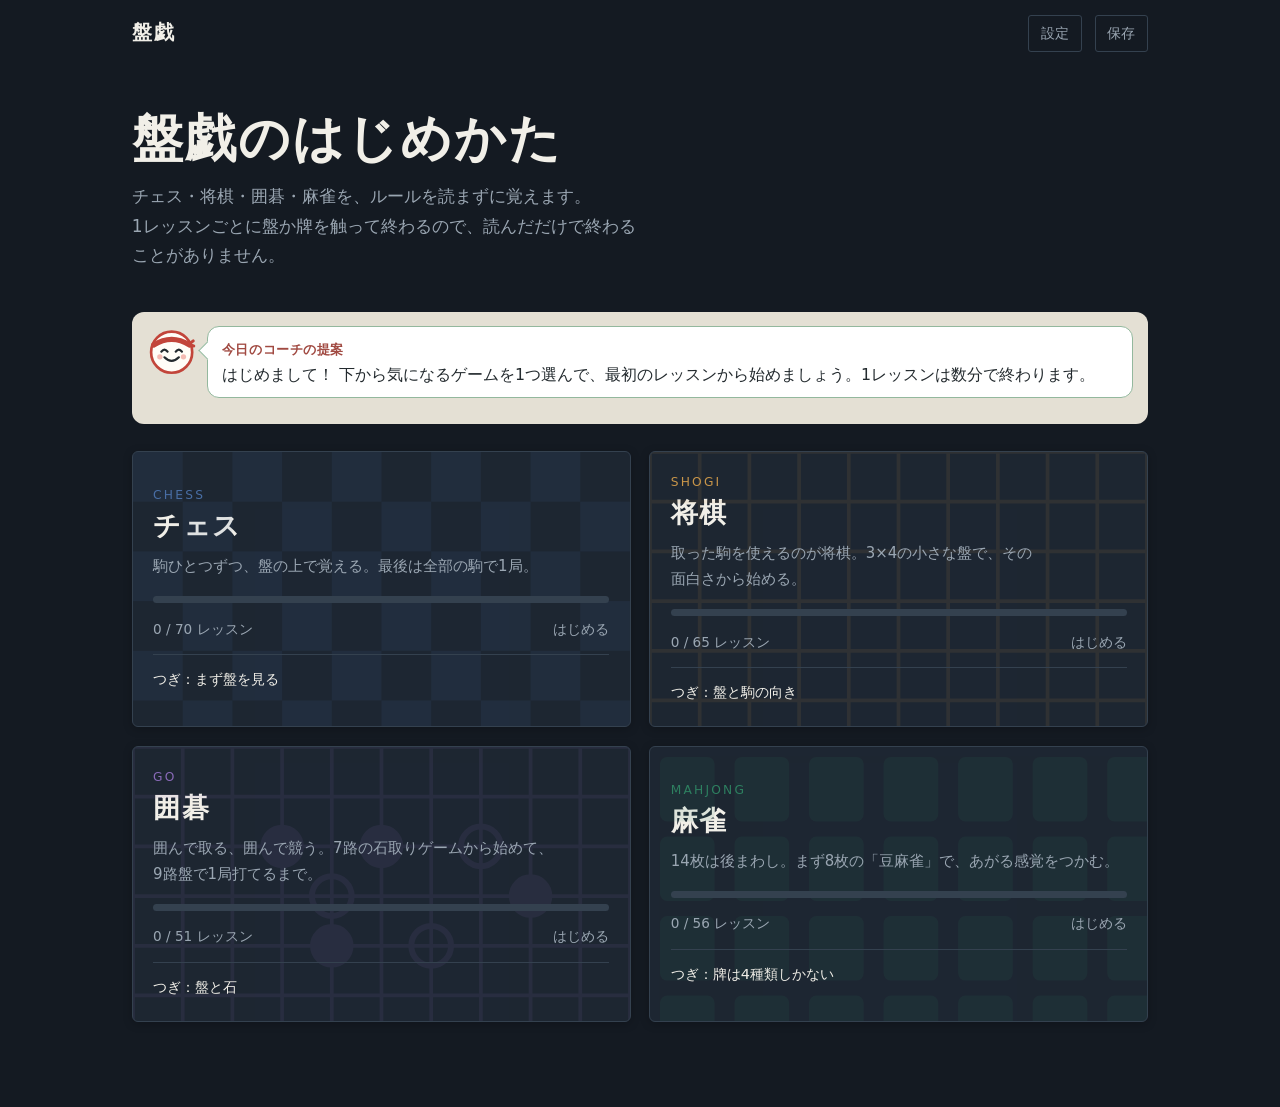
<file: index.html>
<!DOCTYPE html>
<html lang="ja">
<head>
<meta charset="utf-8">
<meta name="viewport" content="width=device-width, initial-scale=1, viewport-fit=cover">
<title>盤戯のはじめかた — チェス・将棋・囲碁・麻雀を超入門から</title>
<meta name="description" content="チェス・将棋・囲碁・麻雀を、まったくの初心者が盤を触りながら覚える学習アプリ。進捗はこの端末に自動で保存され、引き継ぎコードで別の端末へ移せます。">
<meta name="theme-color" content="#141a22">
<meta name="mobile-web-app-capable" content="yes">
<meta name="apple-mobile-web-app-capable" content="yes">
<meta name="apple-mobile-web-app-status-bar-style" content="black-translucent">
<meta name="apple-mobile-web-app-title" content="盤戯">
<link rel="manifest" href="./manifest.webmanifest">
<link rel="icon" href="[data-uri]" type="image/svg+xml">
<link rel="apple-touch-icon" href="./assets/apple-touch-icon.png">
<link rel="stylesheet" href="./assets/style.css?v=4">

</head>
<body>

<header class="topbar">
  <a class="topbar__mark" href="#/">盤戯</a>
  <span class="topbar__spacer"></span>
  <button id="settingsBtn" class="topbar__btn">設定</button>
  <button id="syncBtn" class="topbar__btn" data-state="off">保存</button>
</header>

<main id="main">
  <div class="shell"><div class="hero"><h1>読み込んでいます</h1>
    <p class="boot-hint">表示が変わらないときは、JavaScriptが止められている画面で開いている可能性があります（アプリ内のファイルのプレビューなど）。
      Safari・Chromeなどのブラウザで開くか、GitHub Pagesなどに置いてから開いてください。</p></div></div>
</main>

<noscript>
  <div class="shell"><div class="hero">
    <h1>JavaScriptが必要です</h1>
    <p>このアプリは盤や牌を実際に動かして学ぶため、JavaScriptを有効にしてください。</p>
  </div></div>
</noscript>

<script>
  // 古いブラウザなどでアプリ本体が読めなかったとき、「読み込んでいます」のまま止まらないようにする
  (function () {
    var done = false;
    function fail() {
      var m = document.getElementById('main');
      if (done || !m || !/読み込んでいます/.test(m.textContent)) return;
      done = true;
      m.innerHTML = '<div class="shell"><div class="hero"><h1>このブラウザでは開けませんでした</h1>'
        + '<p>ブラウザを最新版に更新するか、新しいChrome・Safari・Edge・Firefoxで開いてください。</p></div></div>';
    }
    window.addEventListener('error', function () { setTimeout(fail, 0); });
    window.addEventListener('load', function () { setTimeout(fail, 15000); });
  })();
</script>

<script defer src="./assets/core.js?v=4"></script>
<script defer src="./assets/curriculum.js?v=4"></script>
<script defer src="./assets/app.js?v=4"></script>
</body>
</html>
</file>
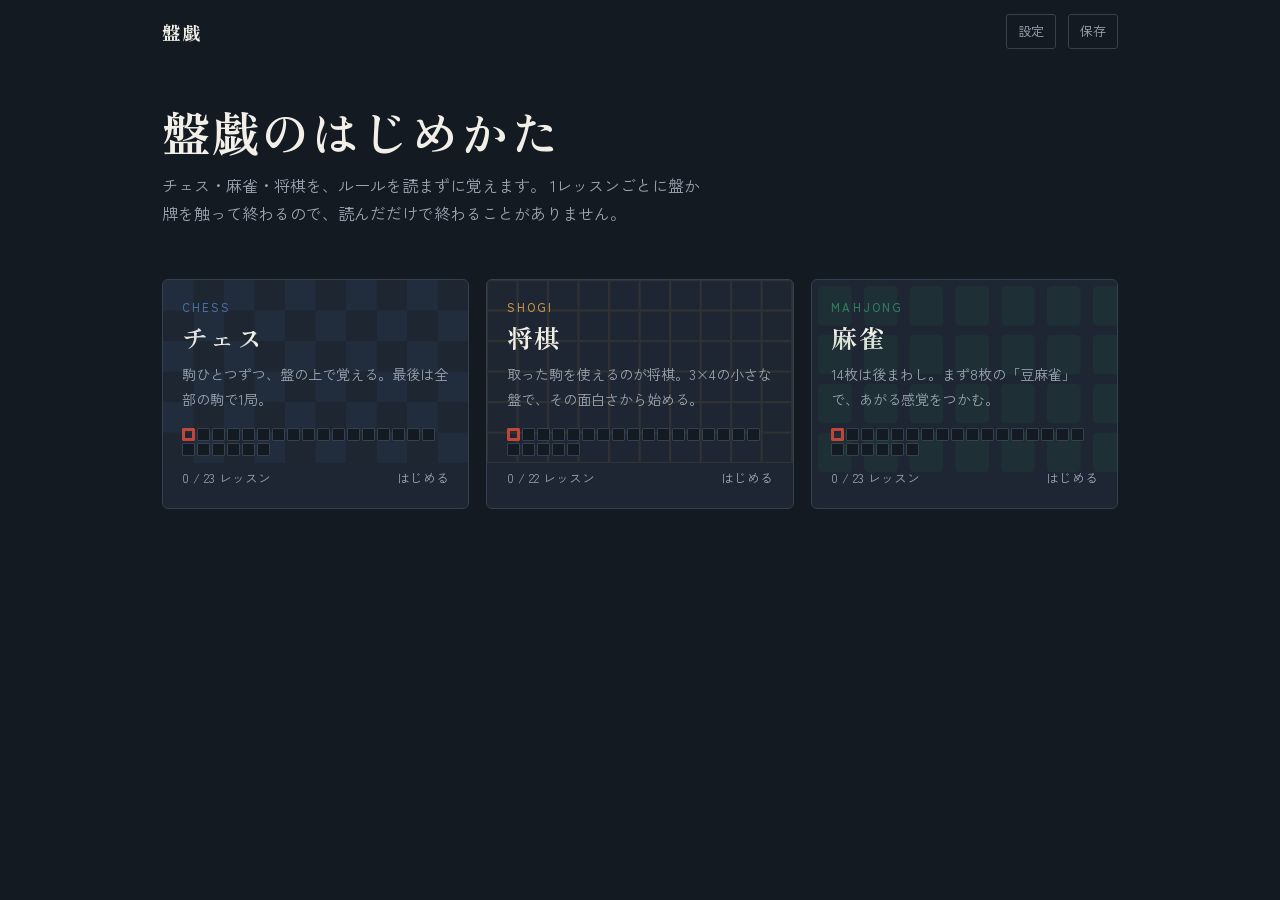
<file: index (26).html>
<!DOCTYPE html>
<html lang="ja">
<head>
<meta charset="utf-8">
<meta name="viewport" content="width=device-width, initial-scale=1, viewport-fit=cover">
<title>盤戯のはじめかた — チェス・将棋・麻雀を超入門から</title>
<meta name="description" content="チェス・将棋・麻雀を、まったくの初心者が盤を触りながら覚える学習アプリ。進捗は自動で保存され、PCとスマホで同期できます。">
<meta name="theme-color" content="#141a22">
<meta name="apple-mobile-web-app-capable" content="yes">
<meta name="apple-mobile-web-app-status-bar-style" content="black-translucent">
<meta name="apple-mobile-web-app-title" content="盤戯">
<link rel="manifest" href="[data-uri]">
<link rel="icon" href="[data-uri]" type="image/svg+xml">
<link rel="apple-touch-icon" href="[data-uri]">
<link rel="preconnect" href="https://fonts.gstatic.com" crossorigin><link rel="stylesheet" href="https://fonts.googleapis.com/css2?family=Zen+Old+Mincho:wght@400;700;900&family=Zen+Kaku+Gothic+New:wght@400;500;700&display=swap">
<style>
/* ── トークン ──────────────────────────────────────────────
   地は夜の対局室（濃い藍墨）。学習面は和紙。ゲームごとに色を持つ。 */
:root {
  --ink:        #141a22;
  --ink-2:      #1d2632;
  --ink-3:      #27323f;
  --line:       #34414f;
  --paper:      #e4e0d4;
  --paper-2:    #d6d1c2;
  --sumi:       #232a2e;
  --sumi-soft:  #5b6670;
  --chalk:      #f1efe8;
  --chalk-dim:  #9aa6b2;

  --chess:      #4a6fa5;
  --shogi:      #c8964a;
  --mahjong:    #2f8060;
  --shu:        #c2453a;   /* 朱。いま取り組んでいる場所だけに使う */
  --ok:         #4f9e78;
  --ng:         #c2453a;

  --mincho: 'Zen Old Mincho', 'Hiragino Mincho ProN', serif;
  --gothic: 'Zen Kaku Gothic New', 'Hiragino Sans', system-ui, sans-serif;

  --r-sm: 3px;
  --r-md: 6px;
  --wrap: 62rem;
}

* { box-sizing: border-box; }
html, body { margin: 0; padding: 0; }
body {
  background: var(--ink);
  color: var(--chalk);
  font-family: var(--gothic);
  font-size: 16px;
  line-height: 1.75;
  -webkit-text-size-adjust: 100%;
  overflow-wrap: anywhere;
}
h1, h2, h3, .mincho { font-family: var(--mincho); font-weight: 700; line-height: 1.35; }
button { font: inherit; color: inherit; }
:focus-visible { outline: 2px solid var(--shu); outline-offset: 2px; }
@media (prefers-reduced-motion: reduce) {
  *, *::before, *::after { animation-duration: .01ms !important; transition-duration: .01ms !important; }
}

/* ── 外枠 ────────────────────────────────────────────── */
.shell { max-width: var(--wrap); margin: 0 auto; padding: 0 1.1rem 5rem; }

.topbar {
  display: flex; align-items: center; gap: .75rem;
  max-width: var(--wrap); margin: 0 auto; padding: .9rem 1.1rem;
}
.topbar__mark {
  font-family: var(--mincho); font-weight: 900; font-size: 1.15rem;
  letter-spacing: .14em; color: var(--chalk); text-decoration: none;
}
.topbar__spacer { flex: 1; }
.topbar__btn {
  background: transparent; border: 1px solid var(--line); color: var(--chalk-dim);
  border-radius: var(--r-sm); padding: .3rem .7rem; font-size: .82rem; cursor: pointer;
}
.topbar__btn:hover { color: var(--chalk); border-color: var(--chalk-dim); }
.topbar__btn[data-state="on"] { color: var(--ok); border-color: var(--ok); }
.topbar__btn[data-state="off"] { color: var(--chalk-dim); }

/* ── ハブ ────────────────────────────────────────────── */
.hero { padding: 2.2rem 0 1.6rem; }
.hero h1 { font-size: clamp(1.9rem, 6vw, 3rem); margin: 0 0 .5rem; letter-spacing: .04em; }
.hero p { margin: 0; color: var(--chalk-dim); max-width: 34rem; }

.streak {
  display: inline-flex; align-items: baseline; gap: .4rem;
  margin-top: 1.1rem; padding: .35rem .8rem;
  border: 1px solid var(--line); border-radius: var(--r-sm); color: var(--chalk-dim); font-size: .85rem;
}
.streak b { font-family: var(--mincho); font-size: 1.3rem; color: var(--shu); }

.games { display: grid; gap: 1.1rem; margin-top: 1.6rem; }
@media (min-width: 52rem) { .games { grid-template-columns: repeat(3, 1fr); } }

.game {
  position: relative; display: block; overflow: hidden;
  background: var(--ink-2); border: 1px solid var(--line);
  border-radius: var(--r-md); padding: 1.3rem 1.2rem 1.2rem;
  text-align: left; width: 100%; cursor: pointer;
  transition: border-color .18s, background .18s;
}
.game:hover, .game:focus-visible { border-color: var(--tone); background: var(--ink-3); }
.game__pattern { position: absolute; inset: 0; opacity: .1; pointer-events: none; }
.game__name { font-family: var(--mincho); font-size: 1.6rem; margin: 0; letter-spacing: .06em; }
.game__name span { display: block; font-family: var(--gothic); font-size: .72rem; font-weight: 500;
  letter-spacing: .18em; color: var(--tone); margin-bottom: .25rem; }
.game__blurb { color: var(--chalk-dim); font-size: .88rem; margin: .5rem 0 1rem; position: relative; }
.game__foot { display: flex; align-items: center; justify-content: space-between;
  font-size: .8rem; color: var(--chalk-dim); position: relative; }

/* 進捗は汎用バーではなく「盤のマス目」で示す */
.pboard { display: flex; gap: 2px; flex-wrap: wrap; margin-bottom: .7rem; position: relative; }
.pboard i {
  width: 13px; height: 13px; border-radius: 1px;
  background: var(--ink); border: 1px solid var(--line);
}
.pboard i[data-s="done"] { background: var(--tone); border-color: var(--tone); }
.pboard i[data-s="now"]  { background: transparent; border-color: var(--shu); box-shadow: inset 0 0 0 2px var(--shu); }

/* ── レッスン一覧 ─────────────────────────────────────── */
.crumb { color: var(--chalk-dim); font-size: .85rem; padding: 1.2rem 0 .3rem; }
.crumb a { color: var(--chalk-dim); }
.chapter { margin: 2rem 0 .8rem; font-size: 1rem; letter-spacing: .1em; color: var(--tone); font-family: var(--mincho); }
.chapter::after { content: ''; display: block; height: 1px; background: var(--line); margin-top: .5rem; }

.llist { display: grid; gap: .5rem; }
.lrow {
  display: grid; grid-template-columns: 2.2rem 1fr auto; align-items: center; gap: .8rem;
  background: var(--ink-2); border: 1px solid var(--line); border-left: 3px solid var(--line);
  border-radius: var(--r-sm); padding: .8rem 1rem; width: 100%; text-align: left; cursor: pointer;
}
.lrow:hover { background: var(--ink-3); }
.lrow[data-s="done"] { border-left-color: var(--tone); }
.lrow[data-s="now"]  { border-left-color: var(--shu); }
.lrow[data-s="lock"] { opacity: .45; cursor: not-allowed; }
.lrow__no { font-family: var(--mincho); font-size: 1.1rem; color: var(--chalk-dim); }
.lrow__t { font-weight: 500; }
.lrow__d { font-size: .8rem; color: var(--chalk-dim); }
.lrow__s { font-size: .78rem; color: var(--chalk-dim); white-space: nowrap; }
.lrow[data-s="done"] .lrow__s { color: var(--tone); }

/* ── レッスン本体 ─────────────────────────────────────── */
.stage {
  background: var(--paper); color: var(--sumi);
  border-radius: var(--r-md); padding: 1.4rem 1.2rem 1.5rem; margin-top: 1rem;
}
@media (min-width: 42rem) { .stage { padding: 2rem 2.2rem 2.2rem; } }
.stage h2 { font-size: 1.45rem; margin: 0 0 .7rem; color: var(--sumi); }
.stage p { max-width: 40em; }
.stage strong { background: linear-gradient(transparent 62%, color-mix(in srgb, var(--tone) 38%, transparent) 0); }

.steps { display: flex; gap: 3px; margin-bottom: 1.1rem; }
.steps i { height: 3px; flex: 1; background: var(--paper-2); border-radius: 2px; }
.steps i[data-s="done"] { background: var(--tone); }
.steps i[data-s="now"] { background: var(--shu); }

.prompt {
  font-family: var(--mincho); font-size: 1.12rem; line-height: 1.7;
  border-left: 3px solid var(--tone); padding-left: .85rem; margin: 0 0 1.1rem;
}
.note { font-size: .88rem; color: var(--sumi-soft); }

.choices { display: grid; gap: .5rem; margin: 1rem 0 0; }
@media (min-width: 34rem) { .choices[data-cols="2"] { grid-template-columns: 1fr 1fr; } }
.choice {
  background: #fff; border: 1px solid var(--paper-2); border-radius: var(--r-sm);
  padding: .75rem .9rem; text-align: left; cursor: pointer; color: var(--sumi);
  transition: border-color .15s, background .15s;
}
.choice:hover:not(:disabled) { border-color: var(--tone); }
.choice[data-s="ok"] { border-color: var(--ok); background: color-mix(in srgb, var(--ok) 14%, #fff); }
.choice[data-s="ng"] { border-color: var(--ng); background: color-mix(in srgb, var(--ng) 12%, #fff); }
.choice:disabled { cursor: default; }

.feedback {
  margin-top: 1rem; padding: .85rem 1rem; border-radius: var(--r-sm);
  border-left: 3px solid var(--sumi-soft); background: #fff; font-size: .92rem;
}
.feedback[data-s="ok"] { border-left-color: var(--ok); }
.feedback[data-s="ng"] { border-left-color: var(--ng); }
.feedback b { font-family: var(--mincho); display: block; margin-bottom: .2rem; }

.actions { display: flex; gap: .6rem; flex-wrap: wrap; margin-top: 1.3rem; align-items: center; }
.btn {
  background: var(--sumi); color: var(--paper); border: 1px solid var(--sumi);
  border-radius: var(--r-sm); padding: .6rem 1.4rem; cursor: pointer; font-weight: 500;
}
.btn:hover { background: #000; }
.btn--ghost { background: transparent; color: var(--sumi-soft); border-color: var(--paper-2); }
.btn--ghost:hover { background: transparent; color: var(--sumi); border-color: var(--sumi-soft); }
.btn--tone { background: var(--tone); border-color: var(--tone); color: #fff; }
.btn--tone:hover { filter: brightness(.92); background: var(--tone); }
.btn:disabled { opacity: .4; cursor: default; }
.actions__spacer { flex: 1; }

/* ── 盤 ──────────────────────────────────────────────── */
.boardwrap { display: grid; justify-items: center; gap: .6rem; margin: 0 auto; }
.board { width: min(100%, 26rem); height: auto; touch-action: manipulation; user-select: none; }
.board .sq { cursor: pointer; }
.board .sq[data-pick] { cursor: default; }
.hand {
  display: flex; flex-wrap: wrap; gap: .3rem; align-items: center;
  min-height: 2.3rem; width: min(100%, 26rem);
  font-size: .85rem; color: var(--sumi-soft);
}
.hand__label { font-family: var(--mincho); margin-right: .2rem; }
.hand__p {
  font-family: var(--mincho); background: #efe2c0; border: 1px solid #b99a5e;
  border-radius: 2px; padding: .1rem .45rem; cursor: pointer; color: var(--sumi);
}
.hand__p[data-on] { background: var(--shu); border-color: var(--shu); color: #fff; }
.hand__p sup { font-size: .7em; }

/* ── 牌 ──────────────────────────────────────────────── */
.tiles { display: flex; flex-wrap: wrap; gap: .22rem; justify-content: center; margin: .2rem 0; }
.tiles--tight { gap: .12rem; }
.tile {
  width: 2.7rem; height: 3.6rem; flex: 0 0 auto; padding: 0;
  background: linear-gradient(#fffdf6, #f0e9d6);
  border: 1px solid #b6ac90; border-bottom-width: 3px; border-radius: 4px;
  cursor: pointer; display: grid; place-items: center;
  transition: transform .12s, border-color .12s;
}
@media (max-width: 30rem) { .tile { width: 2.05rem; height: 2.75rem; } }
.tile:hover:not(:disabled) { transform: translateY(-3px); }
.tile[data-s="on"]  { border-color: var(--shu); transform: translateY(-7px); }
.tile[data-s="ok"]  { border-color: var(--ok); box-shadow: 0 0 0 2px color-mix(in srgb, var(--ok) 45%, transparent); }
.tile[data-s="ng"]  { border-color: var(--ng); box-shadow: 0 0 0 2px color-mix(in srgb, var(--ng) 45%, transparent); }
.tile[data-s="dim"] { opacity: .32; }
.tile:disabled { cursor: default; }
.tile svg { width: 100%; height: 100%; display: block; }
.tile--back { background: linear-gradient(#3f7a5f, #2d5c47); border-color: #1f4231; }

.meldbox {
  display: flex; gap: .5rem; flex-wrap: wrap; justify-content: center;
  padding: .6rem; border: 1px dashed var(--paper-2); border-radius: var(--r-sm); min-height: 4rem;
}
.meld { display: flex; gap: .12rem; padding: .25rem; border-radius: 3px; background: color-mix(in srgb, var(--tone) 12%, transparent); }

/* ── 受け入れ表・コーチ ───────────────────────────────── */
.ukeire { border-collapse: collapse; margin: .8rem auto 0; font-size: .85rem; }
.ukeire th, .ukeire td { padding: .22rem .7rem; text-align: right; border-bottom: 1px solid var(--paper-2); }
.ukeire th { color: var(--sumi-soft); font-weight: 500; }
.ukeire td:first-child, .ukeire th:first-child { text-align: left; }

.coach {
  width: min(100%, 30rem); margin: .7rem auto 0; padding: .7rem .9rem;
  border-radius: var(--r-sm); background: #fff; font-size: .88rem;
  border-left: 3px solid var(--sumi-soft);
}
.coach[data-level="ok"]      { border-left-color: var(--ok); }
.coach[data-level="miss"]    { border-left-color: var(--shogi); }
.coach[data-level="blunder"] { border-left-color: var(--ng); }
.coach b { font-family: var(--mincho); }
.coach small { display: block; color: var(--sumi-soft); }
.coach:empty { display: none; }

.toggle {
  display: inline-flex; align-items: center; gap: .4rem;
  font-size: .85rem; color: var(--sumi-soft); cursor: pointer; user-select: none;
}
.toggle input { accent-color: var(--tone); width: 1.05rem; height: 1.05rem; }

/* ── 4人打ちの卓 ──────────────────────────────────────── */
.mjinfo {
  display: flex; gap: .9rem; flex-wrap: wrap; align-items: baseline;
  font-size: .82rem; color: var(--sumi-soft);
  border-bottom: 1px solid var(--paper-2); padding-bottom: .5rem; margin-bottom: .7rem;
}
.mjinfo__k { font-family: var(--mincho); font-size: 1rem; color: var(--sumi); }
.mjinfo__dora b { color: var(--mahjong); font-family: var(--mincho); font-size: 1rem; }

.mjfoes { display: grid; gap: .45rem; margin-bottom: .9rem; }
.mjfoe { border: 1px solid var(--paper-2); border-radius: var(--r-sm); padding: .45rem .6rem; background: #fff; }
.mjfoe[data-riichi] { border-color: var(--shu); }
.mjfoe__head { display: flex; gap: .6rem; align-items: baseline; font-size: .8rem; color: var(--sumi-soft); }
.mjfoe__head b { font-family: var(--mincho); font-size: .95rem; color: var(--sumi); }
.mjfoe__r { color: var(--shu); font-weight: 700; }
.mjfoe__river, .mjriver { display: flex; flex-wrap: wrap; gap: 2px; margin-top: .3rem; }
.mjriver { min-height: 1.6rem; }
.mjt {
  font-size: .72rem; line-height: 1.5; padding: 0 .22rem; border-radius: 2px;
  background: var(--paper-2); color: var(--sumi); font-family: var(--mincho);
}
.mjt--r { background: var(--shu); color: #fff; }
.mjt--dim { opacity: .35; }

.mjme {
  display: flex; gap: .6rem; align-items: baseline; flex-wrap: wrap;
  font-size: .8rem; color: var(--sumi-soft);
  border-top: 1px solid var(--paper-2); margin-top: .9rem; padding-top: .6rem;
}
.mjme b { font-family: var(--mincho); font-size: .95rem; color: var(--sumi); }

/* 14枚が1行に収まるようにする。折り返すと手牌が読みにくい */
.mjhand { margin: .5rem 0 .3rem; }
.mjhand .tiles { flex-wrap: nowrap; gap: 1.5px; }
.mjhand .tile { flex: 1 1 0; min-width: 0; width: auto; height: auto; aspect-ratio: 41 / 56; max-width: 2.7rem; }
.tile--drawn { margin-left: .5rem; }
.tile[data-s="safe"] { box-shadow: inset 0 -4px 0 #4f9e78; }
.tile[data-s="mid"]  { box-shadow: inset 0 -4px 0 #c8964a; }
.tile[data-s="warn"] { box-shadow: inset 0 -4px 0 #d2833f; }
.tile[data-s="risk"] { box-shadow: inset 0 -4px 0 #c2453a; }

/* ── コーチ欄 ─────────────────────────────────────────── */
.coachwrap { width: min(100%, 32rem); margin: .9rem auto 0; }
.coachbar { display: flex; align-items: center; gap: .6rem; flex-wrap: wrap; }
.detail {
  font: inherit; font-size: .82rem; color: var(--sumi);
  background: #fff; border: 1px solid var(--paper-2);
  border-radius: var(--r-sm); padding: .15rem .4rem;
}
.detail:disabled { opacity: .4; }
.coach__line + .coach__line { margin-top: .6rem; padding-top: .6rem; border-top: 1px solid var(--paper-2); }
.coach__line b { display: block; margin-bottom: .2rem; }
.coach__line span { display: block; color: var(--sumi-soft); font-size: .86rem; margin-top: .25rem; }
.coach__better { color: var(--sumi) !important; }
.coach__lesson {
  border-left: 2px solid var(--paper-2); padding-left: .6rem; margin-top: .5rem !important;
  font-style: normal;
}
.coach__acts { display: flex; gap: .4rem; flex-wrap: wrap; margin-top: .7rem; }
.btn--sm { padding: .3rem .8rem; font-size: .82rem; }

.coachgoal {
  margin: 0 0 .5rem; font-size: .8rem; color: var(--sumi-soft);
  border-left: 2px solid var(--tone); padding-left: .55rem;
}
.coach__goal { color: var(--tone); }

.sheet__h { font-size: .8rem; letter-spacing: .12em; color: var(--chalk-dim);
  margin: 1.3rem 0 .5rem; font-family: var(--gothic); font-weight: 500; }
.toggle--row { display: flex; align-items: flex-start; gap: .6rem; padding: .45rem 0; color: var(--chalk); }
.toggle--row b { font-weight: 500; font-family: var(--gothic); }
.toggle--row small { display: block; color: var(--chalk-dim); font-size: .78rem; line-height: 1.55; }
.toggle--row span { flex: 1; }
.toggle--row .detail { background: var(--ink); color: var(--chalk); border-color: var(--line); }

/* ── 同期パネル ───────────────────────────────────────── */
.sheet {
  position: fixed; inset: 0; background: rgba(10,14,18,.72);
  display: grid; place-items: center; padding: 1rem; z-index: 50;
}
.sheet__card {
  background: var(--ink-2); border: 1px solid var(--line); border-radius: var(--r-md);
  padding: 1.5rem; width: min(100%, 30rem); max-height: 90vh; overflow: auto;
}
.sheet__card h2 { font-size: 1.2rem; margin: 0 0 .3rem; }
.sheet__card p { color: var(--chalk-dim); font-size: .88rem; }
.sheet__row { display: flex; gap: .5rem; flex-wrap: wrap; margin-top: 1rem; }
.sheet .btn { background: var(--chalk); color: var(--ink); border-color: var(--chalk); }
.sheet .btn--ghost { background: transparent; color: var(--chalk-dim); border-color: var(--line); }
.sheet code { background: var(--ink); padding: .1rem .3rem; border-radius: 2px; font-size: .85em; }

.toast {
  position: fixed; left: 50%; bottom: 1.4rem; transform: translateX(-50%);
  background: var(--sumi); color: var(--paper); padding: .6rem 1.2rem;
  border-radius: var(--r-sm); font-size: .88rem; z-index: 60;
}
.sr { position: absolute; width: 1px; height: 1px; overflow: hidden; clip: rect(0 0 0 0); }
</style>
</head>
<body>

<header class="topbar">
  <a class="topbar__mark" href="#/">盤戯</a>
  <span class="topbar__spacer"></span>
  <button id="settingsBtn" class="topbar__btn">設定</button>
  <button id="syncBtn" class="topbar__btn" data-state="off">保存</button>
</header>

<main id="main">
  <div class="shell"><div class="hero"><h1>読み込んでいます</h1></div></div>
</main>

<noscript>
  <div class="shell"><div class="hero">
    <h1>JavaScriptが必要です</h1>
    <p>このアプリは盤や牌を実際に動かして学ぶため、JavaScriptを有効にしてください。</p>
  </div></div>
</noscript>

<script type="module">
// ── js/games/chess.js ───────────────────────────────────────
const NS_CHESS = (() => {

  // chess.js — 学習用チェスエンジン
  // 盤は { "d4": "R", "f6": "p" } 形式。大文字=白, 小文字=黒。
  // アンパッサン／キャスリングは「後から教える特殊ルール」として別扱いにする。

  const FILES = ['a', 'b', 'c', 'd', 'e', 'f', 'g', 'h'];
  const RANKS = ['1', '2', '3', '4', '5', '6', '7', '8'];

  const PIECE_JA = {
    K: 'キング', Q: 'クイーン', R: 'ルーク', B: 'ビショップ', N: 'ナイト', P: 'ポーン',
  };
  const PIECE_VALUE = { P: 1, N: 3, B: 3, R: 5, Q: 9, K: 0 };

  const sq = (fi, ri) => FILES[fi] + RANKS[ri];
  const idx = (s) => [FILES.indexOf(s[0]), RANKS.indexOf(s[1])];
  const onBoard = (fi, ri, w = 8, h = 8) => fi >= 0 && fi < w && ri >= 0 && ri < h;
  const colorOf = (p) => (p === p.toUpperCase() ? 'w' : 'b');
  const kindOf = (p) => p.toUpperCase();

  /** 盤の指定サイズ内に収まるマスだけを列挙する（ミニ盤用） */
  function squaresOf(w = 8, h = 8) {
    const out = [];
    for (let ri = h - 1; ri >= 0; ri--) for (let fi = 0; fi < w; fi++) out.push(sq(fi, ri));
    return out;
  }

  const SLIDES = {
    R: [[1, 0], [-1, 0], [0, 1], [0, -1]],
    B: [[1, 1], [1, -1], [-1, 1], [-1, -1]],
    Q: [[1, 0], [-1, 0], [0, 1], [0, -1], [1, 1], [1, -1], [-1, 1], [-1, -1]],
  };
  const STEPS = {
    N: [[1, 2], [2, 1], [2, -1], [1, -2], [-1, -2], [-2, -1], [-2, 1], [-1, 2]],
    K: [[1, 0], [-1, 0], [0, 1], [0, -1], [1, 1], [1, -1], [-1, 1], [-1, -1]],
  };

  /**
   * 1つの駒の「疑似合法手」（自分のキングが取られる形かどうかは見ない）
   * opts: { w, h, noPawnDouble }
   */
  function pseudoMoves(board, from, opts = {}) {
    const w = opts.w ?? 8, h = opts.h ?? 8;
    const piece = board[from];
    if (!piece) return [];
    const me = colorOf(piece), kind = kindOf(piece);
    const [f, r] = idx(from);
    const out = [];
    const at = (fi, ri) => board[sq(fi, ri)];
    const friendly = (t) => !opts.anyColor && colorOf(t) === me;
    const push = (fi, ri) => {
      if (!onBoard(fi, ri, w, h)) return false;
      const t = at(fi, ri);
      if (!t) { out.push(sq(fi, ri)); return true; }
      if (!friendly(t)) out.push(sq(fi, ri));
      return false;
    };

    if (kind === 'P') {
      const dir = me === 'w' ? 1 : -1;
      const startRank = me === 'w' ? 1 : h - 2;
      if (onBoard(f, r + dir, w, h) && !at(f, r + dir)) {
        out.push(sq(f, r + dir));
        if (!opts.noPawnDouble && r === startRank && !at(f, r + 2 * dir)) out.push(sq(f, r + 2 * dir));
      }
      for (const df of [-1, 1]) {
        const t = onBoard(f + df, r + dir, w, h) ? at(f + df, r + dir) : null;
        if (t && (opts.anyColor || colorOf(t) !== me)) out.push(sq(f + df, r + dir));
      }
      return out;
    }
    if (STEPS[kind]) {
      for (const [df, dr] of STEPS[kind]) push(f + df, r + dr);
      return out;
    }
    for (const [df, dr] of SLIDES[kind]) {
      let fi = f + df, ri = r + dr;
      while (push(fi, ri)) { fi += df; ri += dr; }
    }
    return out;
  }

  function findKing(board, color) {
    for (const [s, p] of Object.entries(board)) if (kindOf(p) === 'K' && colorOf(p) === color) return s;
    return null;
  }

  function isAttacked(board, target, byColor, opts = {}) {
    for (const [s, p] of Object.entries(board)) {
      if (colorOf(p) !== byColor) continue;
      if (pseudoMoves(board, s, opts).includes(target)) return true;
    }
    return false;
  }

  function inCheck(board, color, opts = {}) {
    const k = findKing(board, color);
    return k ? isAttacked(board, k, color === 'w' ? 'b' : 'w', opts) : false;
  }

  function applyMove(board, from, to, opts = {}) {
    const h = opts.h ?? 8;
    const next = { ...board };
    let piece = next[from];
    delete next[from];
    // プロモーション（自動でクイーン。学習段階では選択させない）
    if (kindOf(piece) === 'P') {
      const lastRank = colorOf(piece) === 'w' ? RANKS[h - 1] : RANKS[0];
      if (to[1] === lastRank) piece = colorOf(piece) === 'w' ? 'Q' : 'q';
    }
    next[to] = piece;
    return next;
  }

  /** 自分のキングが取られない手だけを返す */
  function legalMoves(board, from, opts = {}) {
    const piece = board[from];
    if (!piece) return [];
    const me = colorOf(piece);
    if (!findKing(board, me)) return pseudoMoves(board, from, opts); // キングのいない練習盤
    return pseudoMoves(board, from, opts).filter(
      (to) => !inCheck(applyMove(board, from, to, opts), me, opts)
    );
  }

  function allLegalMoves(board, color, opts = {}) {
    const out = [];
    for (const [s, p] of Object.entries(board)) {
      if (colorOf(p) !== color) continue;
      for (const to of legalMoves(board, s, opts)) out.push({ from: s, to });
    }
    return out;
  }

  function gameStatus(board, turn, opts = {}) {
    const moves = allLegalMoves(board, turn, opts);
    if (moves.length) return inCheck(board, turn, opts) ? 'check' : 'playing';
    return inCheck(board, turn, opts) ? 'checkmate' : 'stalemate';
  }

  /** 1手詰めを探す（レッスンの答え合わせ用） */
  function findMateIn1(board, color, opts = {}) {
    const foe = color === 'w' ? 'b' : 'w';
    return allLegalMoves(board, color, opts).filter(
      (m) => gameStatus(applyMove(board, m.from, m.to, opts), foe, opts) === 'checkmate'
    );
  }

  /** ソリティア・チェス：必ず取る手のみ。全駒を1つに減らせれば成功 */
  function captureMoves(board, from, opts = {}) {
    return pseudoMoves(board, from, { ...opts, noPawnDouble: true, anyColor: true })
      .filter((to) => board[to]);
  }
  function solitaireSolvable(board, opts = {}) {
    const keys = Object.keys(board);
    if (keys.length <= 1) return true;
    for (const from of keys) {
      for (const to of captureMoves(board, from, opts)) {
        const next = { ...board };
        next[to] = next[from];
        delete next[from];
        if (solitaireSolvable(next, opts)) return true;
      }
    }
    return false;
  }

  /** 素朴な評価付き先読み。レッスン内の対局相手用（弱く、しかし馬鹿すぎない） */
  function pickMove(board, color, opts = {}, depth = 2) {
    const moves = allLegalMoves(board, color, opts);
    if (!moves.length) return null;
    const score = (b, me) => {
      let s = 0;
      for (const p of Object.values(b)) s += (colorOf(p) === me ? 1 : -1) * PIECE_VALUE[kindOf(p)];
      return s;
    };
    const search = (b, turn, d, alpha, beta) => {
      const ms = allLegalMoves(b, turn, opts);
      if (!ms.length) return inCheck(b, turn, opts) ? (turn === color ? -999 : 999) : 0;
      if (d === 0) return score(b, color);
      if (turn === color) {
        let best = -Infinity;
        for (const m of ms) {
          best = Math.max(best, search(applyMove(b, m.from, m.to, opts), turn === 'w' ? 'b' : 'w', d - 1, alpha, beta));
          alpha = Math.max(alpha, best);
          if (beta <= alpha) break;
        }
        return best;
      }
      let best = Infinity;
      for (const m of ms) {
        best = Math.min(best, search(applyMove(b, m.from, m.to, opts), turn === 'w' ? 'b' : 'w', d - 1, alpha, beta));
        beta = Math.min(beta, best);
        if (beta <= alpha) break;
      }
      return best;
    };
    let best = null, bestScore = -Infinity;
    for (const m of moves) {
      const v = search(applyMove(board, m.from, m.to, opts), color === 'w' ? 'b' : 'w', depth - 1, -Infinity, Infinity)
        + Math.random() * 0.4;
      if (v > bestScore) { bestScore = v; best = m; }
    }
    return best;
  }

  const START_POSITION = (() => {
    const b = {};
    const back = ['R', 'N', 'B', 'Q', 'K', 'B', 'N', 'R'];
    FILES.forEach((f, i) => {
      b[f + '1'] = back[i]; b[f + '2'] = 'P';
      b[f + '7'] = 'p'; b[f + '8'] = back[i].toLowerCase();
    });
    return b;
  })();

  return { FILES, RANKS, PIECE_JA, PIECE_VALUE, sq, idx, onBoard, colorOf, kindOf, squaresOf, pseudoMoves, findKing, isAttacked, inCheck, applyMove, legalMoves, allLegalMoves, gameStatus, findMateIn1, captureMoves, solitaireSolvable, pickMove, START_POSITION };
})();

// ── js/games/shogi.js ───────────────────────────────────────
const NS_SHOGI = (() => {

  // shogi.js — 学習用将棋エンジン
  // マスは "55" = 5筋5段。筋は右から1..w、段は上から1..h。
  // 駒: P歩 L香 N桂 S銀 G金 B角 R飛 K玉 / 成駒は先頭に "+"。
  // 大文字 = 先手(b, 下側・上に進む), 小文字 = 後手(w)。

  const PIECE_JA = {
    P: '歩', L: '香', N: '桂', S: '銀', G: '金', B: '角', R: '飛', K: '玉',
    '+P': 'と', '+L': '成香', '+N': '成桂', '+S': '成銀', '+B': '馬', '+R': '竜',
  };
  const PIECE_NAME = {
    P: '歩兵', L: '香車', N: '桂馬', S: '銀将', G: '金将', B: '角行', R: '飛車', K: '玉将',
    '+P': 'と金', '+L': '成香', '+N': '成桂', '+S': '成銀', '+B': '竜馬', '+R': '竜王',
  };
  const HAND_ORDER = ['R', 'B', 'G', 'S', 'N', 'L', 'P'];
  const PIECE_VALUE = {
    P: 1, L: 3, N: 4, S: 6, G: 7, B: 9, R: 11, K: 0,
    '+P': 7, '+L': 6, '+N': 6, '+S': 6, '+B': 12, '+R': 14,
  };

  const sq = (f, r) => `${f}${r}`;
  const idx = (s) => [Number(s[0]), Number(s[1])];
  const colorOf = (p) => (p.replace('+', '') === p.replace('+', '').toUpperCase() ? 'b' : 'w');
  const baseOf = (p) => p.replace('+', '').toUpperCase();
  const kindOf = (p) => (p.startsWith('+') ? '+' : '') + baseOf(p);
  const isPromoted = (p) => p.startsWith('+');
  const opponent = (c) => (c === 'b' ? 'w' : 'b');
  const cased = (kind, color) =>
    (kind.startsWith('+') ? '+' : '') +
    (color === 'b' ? baseOf(kind) : baseOf(kind).toLowerCase());

  const GOLD = [[0, -1], [-1, -1], [1, -1], [-1, 0], [1, 0], [0, 1]];
  const STEP = {
    P: [[0, -1]],
    N: [[-1, -2], [1, -2]],
    S: [[0, -1], [-1, -1], [1, -1], [-1, 1], [1, 1]],
    G: GOLD, '+P': GOLD, '+L': GOLD, '+N': GOLD, '+S': GOLD,
    K: [[0, -1], [-1, -1], [1, -1], [-1, 0], [1, 0], [0, 1], [-1, 1], [1, 1]],
    '+B': [[0, -1], [0, 1], [-1, 0], [1, 0]],
    '+R': [[-1, -1], [1, -1], [-1, 1], [1, 1]],
  };
  const SLIDE = {
    L: [[0, -1]],
    B: [[1, 1], [1, -1], [-1, 1], [-1, -1]],
    R: [[1, 0], [-1, 0], [0, 1], [0, -1]],
    '+B': [[1, 1], [1, -1], [-1, 1], [-1, -1]],
    '+R': [[1, 0], [-1, 0], [0, 1], [0, -1]],
  };

  /** 盤サイズと成りの陣地。9x9なら camp=3, 5五将棋・ミニ将棋は camp=1 */
  const shape = (w = 9, h = 9, camp = 3) => ({ w, h, camp });
  const BIG = shape(9, 9, 3);
  const GOGO = shape(5, 5, 1);
  const MINI = shape(3, 4, 1);

  function squaresOf({ w, h }) {
    const out = [];
    for (let r = 1; r <= h; r++) for (let f = w; f >= 1; f--) out.push(sq(f, r));
    return out;
  }
  const inside = (f, r, { w, h }) => f >= 1 && f <= w && r >= 1 && r <= h;

  /**
   * その駒が動けるマス（自玉が取られる形かは見ない）
   * opts.anyColor = true で、味方の駒がいるマスも「利きがある」として含める。
   * 守りの駒を数えるのに要る。
   */
  function pseudoMoves(board, from, sh = BIG, opts = {}) {
    const p = board[from];
    if (!p) return [];
    const me = colorOf(p), k = kindOf(p);
    const [f, r] = idx(from);
    const sign = me === 'b' ? 1 : -1;
    const out = [];
    const tryPush = (nf, nr) => {
      if (!inside(nf, nr, sh)) return false;
      const t = board[sq(nf, nr)];
      if (!t) { out.push(sq(nf, nr)); return true; }
      if (opts.anyColor || colorOf(t) !== me) out.push(sq(nf, nr));
      return false;
    };
    for (const [df, dr] of STEP[k] || []) tryPush(f + df * sign, r + dr * sign);
    for (const [df, dr] of SLIDE[k] || []) {
      let nf = f + df * sign, nr = r + dr * sign;
      while (tryPush(nf, nr)) { nf += df * sign; nr += dr * sign; }
    }
    return out;
  }

  const emptyHands = () => ({ b: {}, w: {} });
  const cloneHands = (h) => ({ b: { ...h.b }, w: { ...h.w } });

  function findKing(board, color) {
    for (const [s, p] of Object.entries(board)) if (baseOf(p) === 'K' && colorOf(p) === color) return s;
    return null;
  }

  function isAttacked(board, target, byColor, sh = BIG) {
    for (const [s, p] of Object.entries(board)) {
      if (colorOf(p) !== byColor) continue;
      if (pseudoMoves(board, s, sh).includes(target)) return true;
    }
    return false;
  }
  function inCheck(board, color, sh = BIG) {
    const k = findKing(board, color);
    return k ? isAttacked(board, k, opponent(color), sh) : false;
  }

  /** 成れるか（陣地に入る・出る・陣地内での移動） */
  function canPromote(piece, from, to, sh = BIG) {
    if (isPromoted(piece) || ['G', 'K'].includes(baseOf(piece))) return false;
    const color = colorOf(piece);
    const zone = (r) => (color === 'b' ? r <= sh.camp : r > sh.h - sh.camp);
    return zone(idx(from)[1]) || zone(idx(to)[1]);
  }
  /** 成らないと二度と動けない駒か */
  function mustPromote(piece, to, sh = BIG) {
    const color = colorOf(piece), k = baseOf(piece), r = idx(to)[1];
    const dist = color === 'b' ? r : sh.h - r + 1;
    if ((k === 'P' || k === 'L') && dist <= 1) return true;
    if (k === 'N' && dist <= 2) return true;
    return false;
  }

  function applyMove(state, move, sh = BIG) {
    const board = { ...state.board };
    const hands = cloneHands(state.hands);
    if (move.drop) {
      const c = state.turn;
      hands[c][move.drop] = (hands[c][move.drop] || 0) - 1;
      if (hands[c][move.drop] <= 0) delete hands[c][move.drop];
      board[move.to] = cased(move.drop, c);
    } else {
      const p = board[move.from];
      const captured = board[move.to];
      if (captured) {
        const k = baseOf(captured);
        if (k !== 'K') hands[state.turn][k] = (hands[state.turn][k] || 0) + 1;
      }
      delete board[move.from];
      board[move.to] = move.promote ? '+' + p.replace('+', '') : p;
    }
    return { board, hands, turn: opponent(state.turn) };
  }

  /** 指定マスから動かす合法手（成り／不成を分けて返す） */
  function legalMovesFrom(state, from, sh = BIG) {
    const p = state.board[from];
    if (!p || colorOf(p) !== state.turn) return [];
    const out = [];
    for (const to of pseudoMoves(state.board, from, sh)) {
      const forced = mustPromote(p, to, sh);
      const may = canPromote(p, from, to, sh);
      const variants = forced ? [true] : may ? [false, true] : [false];
      for (const promote of variants) {
        const next = applyMove(state, { from, to, promote }, sh);
        if (!inCheck(next.board, state.turn, sh)) out.push({ from, to, promote });
      }
    }
    return out;
  }

  /** 打てるマス（二歩・行き所なし・打ち歩詰めを除外） */
  function legalDrops(state, kind, sh = BIG) {
    const c = state.turn;
    if (!state.hands[c]?.[kind]) return [];
    const out = [];
    const pawnFiles = new Set();
    if (kind === 'P') {
      for (const [s, p] of Object.entries(state.board)) {
        if (baseOf(p) === 'P' && !isPromoted(p) && colorOf(p) === c) pawnFiles.add(idx(s)[0]);
      }
    }
    for (const s of squaresOf(sh)) {
      if (state.board[s]) continue;
      const [f] = idx(s);
      if (kind === 'P' && pawnFiles.has(f)) continue;               // 二歩
      if (mustPromote(cased(kind, c), s, sh)) continue;             // 行き所のない駒
      const next = applyMove(state, { drop: kind, to: s }, sh);
      if (inCheck(next.board, c, sh)) continue;                     // 自玉が王手のまま
      if (kind === 'P' && isMate(next, sh)) continue;               // 打ち歩詰め
      out.push(s);
    }
    return out;
  }

  function allLegalMoves(state, sh = BIG) {
    const out = [];
    for (const [s, p] of Object.entries(state.board)) {
      if (colorOf(p) === state.turn) out.push(...legalMovesFrom(state, s, sh));
    }
    for (const k of Object.keys(state.hands[state.turn] || {})) {
      for (const to of legalDrops(state, k, sh)) out.push({ drop: k, to });
    }
    return out;
  }

  /** state.turn 側が詰んでいるか */
  function isMate(state, sh = BIG) {
    if (!inCheck(state.board, state.turn, sh)) return false;
    return allLegalMoves(state, sh).length === 0;
  }
  function gameStatus(state, sh = BIG) {
    const moves = allLegalMoves(state, sh);
    if (!moves.length) return inCheck(state.board, state.turn, sh) ? 'checkmate' : 'stuck';
    return inCheck(state.board, state.turn, sh) ? 'check' : 'playing';
  }
  function findMateIn1(state, sh = BIG) {
    return allLegalMoves(state, sh).filter((m) => isMate(applyMove(state, m, sh), sh));
  }

  function moveLabel(state, move, sh = BIG) {
    const [f, r] = idx(move.to);
    const jp = '一二三四五六七八九'[r - 1];
    if (move.drop) return `${f}${jp}${PIECE_JA[move.drop]}打`;
    const piece = state.board[move.from];
    return `${f}${jp}${PIECE_JA[kindOf(piece)]}${move.promote ? '成' : ''}`;
  }

  /** レッスン内の対局相手。浅い読み＋少しの揺らぎ */
  function pickMove(state, sh = BIG, depth = 2) {
    const me = state.turn;
    const moves = allLegalMoves(state, sh);
    if (!moves.length) return null;
    const score = (st) => {
      let s = 0;
      for (const p of Object.values(st.board)) s += (colorOf(p) === me ? 1 : -1) * PIECE_VALUE[kindOf(p)];
      for (const [c, h] of Object.entries(st.hands)) {
        for (const [k, n] of Object.entries(h)) s += (c === me ? 1 : -1) * PIECE_VALUE[k] * n;
      }
      return s;
    };
    const search = (st, d, alpha, beta) => {
      const ms = allLegalMoves(st, sh);
      if (!ms.length) return st.turn === me ? -9999 : 9999;
      if (d === 0) return score(st);
      if (st.turn === me) {
        let best = -Infinity;
        for (const m of ms) {
          best = Math.max(best, search(applyMove(st, m, sh), d - 1, alpha, beta));
          alpha = Math.max(alpha, best);
          if (beta <= alpha) break;
        }
        return best;
      }
      let best = Infinity;
      for (const m of ms) {
        best = Math.min(best, search(applyMove(st, m, sh), d - 1, alpha, beta));
        beta = Math.min(beta, best);
        if (beta <= alpha) break;
      }
      return best;
    };
    let best = null, bestV = -Infinity;
    for (const m of moves) {
      const v = search(applyMove(state, m, sh), depth - 1, -Infinity, Infinity) + Math.random() * 0.5;
      if (v > bestV) { bestV = v; best = m; }
    }
    return best;
  }

  // --- 初期配置 -------------------------------------------------------------
  function startBig() {
    const b = {};
    const back = { 1: 'L', 2: 'N', 3: 'S', 4: 'G', 5: 'K', 6: 'G', 7: 'S', 8: 'N', 9: 'L' };
    for (let f = 1; f <= 9; f++) {
      b[sq(f, 1)] = back[f].toLowerCase();
      b[sq(f, 3)] = 'p';
      b[sq(f, 7)] = 'P';
      b[sq(f, 9)] = back[f];
    }
    b['22'] = 'b'; b['82'] = 'r'; b['88'] = 'B'; b['28'] = 'R';
    return { board: b, hands: emptyHands(), turn: 'b' };
  }
  /** 5五将棋: 玉金銀角飛歩 */
  function startGogo() {
    const b = {
      '11': 'r', '21': 'b', '31': 's', '41': 'g', '51': 'k', '52': 'p',
      '55': 'K', '45': 'G', '35': 'S', '25': 'B', '15': 'R', '14': 'P',
    };
    return { board: b, hands: emptyHands(), turn: 'b' };
  }
  /** ミニ将棋 3×4: 玉・金・銀・歩。持ち駒も成りもある、いちばん小さな「本物」 */
  function startMini() {
    const b = {
      '11': 'g', '21': 'k', '31': 's', '22': 'p',
      '13': 'P', '14': 'S', '24': 'K', '34': 'G',
    };
    return { board: b, hands: emptyHands(), turn: 'b' };
  }

  return { PIECE_JA, PIECE_NAME, HAND_ORDER, PIECE_VALUE, sq, idx, colorOf, baseOf, kindOf, isPromoted, opponent, shape, BIG, GOGO, MINI, squaresOf, pseudoMoves, emptyHands, cloneHands, findKing, isAttacked, inCheck, canPromote, mustPromote, applyMove, legalMovesFrom, legalDrops, allLegalMoves, isMate, gameStatus, findMateIn1, moveLabel, pickMove, startBig, startGogo, startMini };
})();

// ── js/games/mahjong.js ─────────────────────────────────────
const NS_MAHJONG = (() => {

  // mahjong.js — 学習用麻雀エンジン
  // 牌の表記: m1..m9(萬子) p1..p9(筒子) s1..s9(索子) z1..z7(東南西北白發中)
  // 内部は34種のカウント配列。面子数を可変にしてあるので「豆麻雀(2面子1雀頭)」も同じ関数で扱える。

  const SUITS = ['m', 'p', 's', 'z'];
  const SUIT_JA = { m: '萬子', p: '筒子', s: '索子', z: '字牌' };
  const SUIT_YOMI = { m: 'マンズ', p: 'ピンズ', s: 'ソーズ', z: 'ツーパイ' };
  const HONOR_JA = ['東', '南', '西', '北', '白', '發', '中'];
  const HONOR_YOMI = ['トン', 'ナン', 'シャー', 'ペー', 'ハク', 'ハツ', 'チュン'];
  const NUM_YOMI = ['イー', 'リャン', 'サン', 'スー', 'ウー', 'ロー', 'チー', 'パー', 'キュー'];

  const ALL_TILES = (() => {
    const out = [];
    for (const s of ['m', 'p', 's']) for (let n = 1; n <= 9; n++) out.push(s + n);
    for (let n = 1; n <= 7; n++) out.push('z' + n);
    return out;
  })();

  const toIndex = (t) => {
    const s = t[0], n = Number(t[1]);
    return { m: 0, p: 9, s: 18, z: 27 }[s] + n - 1;
  };
  const fromIndex = (i) =>
    i < 9 ? 'm' + (i + 1) : i < 18 ? 'p' + (i - 8) : i < 27 ? 's' + (i - 17) : 'z' + (i - 26);

  const isHonor = (t) => t[0] === 'z';
  const isTerminal = (t) => !isHonor(t) && (t[1] === '1' || t[1] === '9');
  const isYaochu = (t) => isHonor(t) || isTerminal(t);

  function tileName(t) {
    if (isHonor(t)) return HONOR_JA[Number(t[1]) - 1];
    return `${t[1]}${SUIT_JA[t[0]][0]}`;
  }
  function tileYomi(t) {
    if (isHonor(t)) return HONOR_YOMI[Number(t[1]) - 1];
    return NUM_YOMI[Number(t[1]) - 1] + { m: 'ワン', p: 'ピン', s: 'ソー' }[t[0]];
  }

  const toCounts = (tiles) => {
    const c = new Array(34).fill(0);
    for (const t of tiles) c[toIndex(t)]++;
    return c;
  };
  const fromCounts = (c) => {
    const out = [];
    c.forEach((n, i) => { for (let k = 0; k < n; k++) out.push(fromIndex(i)); });
    return out;
  };
  const sortTiles = (tiles) => [...tiles].sort((a, b) => toIndex(a) - toIndex(b));

  function makeWall(pool = ALL_TILES) {
    const w = [];
    for (const t of pool) for (let i = 0; i < 4; i++) w.push(t);
    for (let i = w.length - 1; i > 0; i--) {
      const j = Math.floor(Math.random() * (i + 1));
      [w[i], w[j]] = [w[j], w[i]];
    }
    return w;
  }

  // --- 和了形の分解 ---------------------------------------------------------
  /**
   * 手牌を「n面子 + 1雀頭」に分解できる全パターンを返す。
   * 返り値: [{ pair: 'm5', sets: [['m1','m2','m3'], ...] }, ...]
   */
  function decompose(tiles, sets = 4) {
    const counts = toCounts(tiles);
    const results = [];
    const seen = new Set();

    const takeSets = (c, need, acc) => {
      if (need === 0) {
        const key = acc.map((s) => s.join('')).sort().join('|');
        if (!seen.has(key)) { seen.add(key); results.push(acc.slice()); }
        return;
      }
      const i = c.findIndex((n) => n > 0);
      if (i < 0) return;
      if (c[i] >= 3) { // 刻子
        c[i] -= 3; acc.push([fromIndex(i), fromIndex(i), fromIndex(i)]);
        takeSets(c, need - 1, acc);
        acc.pop(); c[i] += 3;
      }
      if (i < 27 && i % 9 <= 6 && c[i + 1] > 0 && c[i + 2] > 0) { // 順子
        c[i]--; c[i + 1]--; c[i + 2]--;
        acc.push([fromIndex(i), fromIndex(i + 1), fromIndex(i + 2)]);
        takeSets(c, need - 1, acc);
        acc.pop(); c[i]++; c[i + 1]++; c[i + 2]++;
      }
    };

    const out = [];
    for (let p = 0; p < 34; p++) {
      if (counts[p] < 2) continue;
      counts[p] -= 2;
      results.length = 0; seen.clear();
      takeSets(counts.slice(), sets, []);
      for (const r of results) out.push({ pair: fromIndex(p), sets: r });
      counts[p] += 2;
    }
    return out;
  }

  const isAgari = (tiles, sets = 4) => decompose(tiles, sets).length > 0;
  const isChiitoi = (tiles) =>
    tiles.length === 14 && toCounts(tiles).filter((n) => n === 2).length === 7;
  const isKokushi = (tiles) => {
    if (tiles.length !== 14) return false;
    const y = ALL_TILES.filter(isYaochu);
    const c = toCounts(tiles);
    if (fromCounts(c).some((t) => !isYaochu(t))) return false;
    return y.every((t) => c[toIndex(t)] >= 1) && y.some((t) => c[toIndex(t)] === 2);
  };
  const isWin = (tiles, sets = 4) =>
    isAgari(tiles, sets) || (sets === 4 && (isChiitoi(tiles) || isKokushi(tiles)));

  // --- 待ち ---------------------------------------------------------------
  /** あと1枚で和了になる牌を列挙。sets=4 なら13枚、sets=2 なら7枚を渡す */
  function waits(tiles, sets = 4) {
    const counts = toCounts(tiles);
    const out = [];
    for (const t of ALL_TILES) {
      if (counts[toIndex(t)] >= 4) continue;
      if (isWin([...tiles, t], sets)) out.push(t);
    }
    return out;
  }
  const isTenpai = (tiles, sets = 4) => waits(tiles, sets).length > 0;

  const WAIT_TYPES = {
    ryanmen: { ja: '両面', desc: '3456のように両側で待つ形。いちばん広い。' },
    kanchan: { ja: '嵌張', desc: '1_3 のように真ん中が抜けた形。待ちは1種類。' },
    penchan: { ja: '辺張', desc: '12 で3を待つ、89で7を待つ形。端なので片側しかない。' },
    shanpon: { ja: '双ポン', desc: '同じ牌2枚が2組。どちらかが3枚目になれば和了。' },
    tanki: { ja: '単騎', desc: '雀頭がまだ1枚。その1枚の相方を待つ形。' },
  };

  /** 待ち牌 win で和了したときの、その待ちの形を判定する */
  function waitType(tiles13, win, sets = 4) {
    const hand = [...tiles13, win];
    const types = new Set();
    for (const d of decompose(hand, sets)) {
      // 雀頭で和了 = 単騎（他の面子は手牌の中で完成していたことになる）
      if (d.pair === win) types.add('tanki');
      for (const s of d.sets) {
        if (!s.includes(win)) continue;
        if (s[0] === s[1] && s[1] === s[2]) { types.add('shanpon'); continue; }
        const nums = s.map((t) => Number(t[1]));
        const pos = nums.indexOf(Number(win[1]));
        if (pos === 1) types.add('kanchan');
        else if ((pos === 0 && nums[0] === 7) || (pos === 2 && nums[2] === 3)) types.add('penchan');
        else types.add('ryanmen');
      }
    }
    return [...types];
  }

  // --- シャンテン数 ---------------------------------------------------------
  // 色ごとに分けて計算し、結果を覚えておく。
  // 全部まとめて総当たりすると、受け入れ計算のたびに数百回呼ばれて重くなる。

  const SUIT_MEMO = new Map();

  /** 1色ぶんの「面子・塔子・対子の取り方」を列挙する（無駄な組は捨てる） */
  function suitOptions(arr, isHonor) {
    const key = (isHonor ? 'z' : 'n') + arr.join('');
    const hit = SUIT_MEMO.get(key);
    if (hit) return hit;

    const found = [];
    const seen = new Set();
    const rec = (c, i, melds, partials, pairs) => {
      while (i < c.length && c[i] === 0) i++;
      if (i >= c.length) {
        const k = `${melds},${partials},${pairs}`;
        if (!seen.has(k)) { seen.add(k); found.push([melds, partials, pairs]); }
        return;
      }
      if (c[i] >= 3) { c[i] -= 3; rec(c, i, melds + 1, partials, pairs); c[i] += 3; }
      if (!isHonor && i + 2 < c.length && c[i + 1] && c[i + 2]) {
        c[i]--; c[i + 1]--; c[i + 2]--; rec(c, i, melds + 1, partials, pairs);
        c[i]++; c[i + 1]++; c[i + 2]++;
      }
      if (c[i] >= 2) { c[i] -= 2; rec(c, i, melds, partials, pairs + 1); c[i] += 2; }
      if (!isHonor && i + 1 < c.length && c[i + 1]) {
        c[i]--; c[i + 1]--; rec(c, i, melds, partials + 1, pairs); c[i]++; c[i + 1]++;
      }
      if (!isHonor && i + 2 < c.length && c[i + 2]) {
        c[i]--; c[i + 2]--; rec(c, i, melds, partials + 1, pairs); c[i]++; c[i + 2]++;
      }
      c[i]--; rec(c, i, melds, partials, pairs); c[i]++;
    };
    rec(arr.slice(), 0, 0, 0, 0);

    // 他の組に完全に負けている取り方は捨てる
    const pruned = found.filter((a) =>
      !found.some((b) => b !== a && b[0] >= a[0] && b[1] >= a[1] && b[2] >= a[2]
        && (b[0] > a[0] || b[1] > a[1] || b[2] > a[2])));
    if (SUIT_MEMO.size > 20000) SUIT_MEMO.clear();
    SUIT_MEMO.set(key, pruned);
    return pruned;
  }

  /** シャンテン数。0 でテンパイ、-1 で和了 */
  function shanten(tiles, sets = 4) {
    const c = toCounts(tiles);
    const groups = [
      suitOptions(c.slice(0, 9), false),
      suitOptions(c.slice(9, 18), false),
      suitOptions(c.slice(18, 27), false),
      suitOptions(c.slice(27, 34), true),
    ];
    let best = sets * 2;
    const combine = (i, melds, partials, pairs) => {
      if (i === 4) {
        for (const head of pairs > 0 ? [1, 0] : [0]) {
          const m = Math.min(melds, sets);
          const p = Math.min(partials + (pairs - head), sets - m);
          const v = sets * 2 - m * 2 - p - head;
          if (v < best) best = v;
        }
        return;
      }
      for (const [gm, gp, gq] of groups[i]) combine(i + 1, melds + gm, partials + gp, pairs + gq);
    };
    combine(0, 0, 0, 0);
    return best;
  }

  // --- 役（入門で扱う分だけ） -----------------------------------------------
  const YAKU_JA = {
    riichi: { ja: 'リーチ', han: 1, desc: 'テンパイを宣言する。門前限定。' },
    tsumo: { ja: '門前清自摸和', han: 1, desc: '鳴かずに自分でツモって和了。' },
    tanyao: { ja: 'タンヤオ', han: 1, desc: '1・9と字牌をいっさい使わない。' },
    yakuhai: { ja: '役牌', han: 1, desc: '白・發・中や自分の風の刻子。' },
    pinfu: { ja: 'ピンフ', han: 1, desc: '順子だけ＋役牌でない雀頭＋両面待ち。' },
    chiitoi: { ja: '七対子', han: 2, desc: '同じ牌2枚を7組。' },
  };

  /**
   * 成立する役を判定する（入門レッスンで扱う範囲）
   * ctx: { riichi, tsumo, menzen, seatWind: 'z1'.., roundWind: 'z1'.., winTile }
   */
  function judgeYaku(tiles, ctx = {}) {
    const out = [];
    const menzen = ctx.menzen !== false;
    if (!isWin(tiles)) return out;
    if (ctx.riichi && menzen) out.push('riichi');
    if (ctx.tsumo && menzen) out.push('tsumo');
    if (!tiles.some(isYaochu)) out.push('tanyao');
    if (isChiitoi(tiles)) out.push('chiitoi');

    const yakuhaiTiles = new Set(['z5', 'z6', 'z7', ctx.seatWind, ctx.roundWind].filter(Boolean));
    const decs = decompose(tiles);
    if (decs.some((d) => d.sets.some((s) => s[0] === s[1] && s[1] === s[2] && yakuhaiTiles.has(s[0])))) {
      out.push('yakuhai');
    }
    if (menzen && ctx.winTile) {
      const t13 = [...tiles];
      t13.splice(t13.indexOf(ctx.winTile), 1);
      const pinfuOk = decs.some((d) =>
        d.sets.every((s) => s[0] !== s[1]) &&
        !yakuhaiTiles.has(d.pair) &&
        waitType(t13, ctx.winTile).includes('ryanmen'));
      if (pinfuOk) out.push('pinfu');
    }
    return [...new Set(out)];
  }

  const pick = (arr) => arr[Math.floor(Math.random() * arr.length)];

  /** 和了形をランダムに「組み立てる」（抽選では当たらないので構成する） */
  function randomWinHand({ sets = 4, tanyao = false, honors = true } = {}) {
    const pool = ALL_TILES.filter((t) => (tanyao ? !isYaochu(t) : honors || !isHonor(t)));
    for (let attempt = 0; attempt < 300; attempt++) {
      const counts = new Array(34).fill(0);
      const tryAdd = (tiles) => {
        const tmp = counts.slice();
        for (const t of tiles) { tmp[toIndex(t)]++; if (tmp[toIndex(t)] > 4) return false; }
        for (const t of tiles) counts[toIndex(t)]++;
        return true;
      };
      const randMeld = () => {
        if (Math.random() < 0.6) {
          const s = pick(['m', 'p', 's']);
          const lo = tanyao ? 2 : 1, hi = tanyao ? 6 : 7;
          const n = lo + Math.floor(Math.random() * (hi - lo + 1));
          return [s + n, s + (n + 1), s + (n + 2)];
        }
        const t = pick(pool);
        return [t, t, t];
      };
      const pairTile = pick(pool);
      if (!tryAdd([pairTile, pairTile])) continue;
      let ok = true;
      for (let i = 0; i < sets && ok; i++) {
        let placed = false;
        for (let k = 0; k < 40 && !placed; k++) placed = tryAdd(randMeld());
        ok = placed;
      }
      if (!ok) continue;
      const hand = sortTiles(fromCounts(counts));
      if (hand.length !== sets * 3 + 2 || !isAgari(hand, sets)) continue;
      return hand;
    }
    return null;
  }

  /**
   * テンパイ形をランダムに作る（練習問題の自動生成用）
   * waitTypes を渡すと「両面だけ」「嵌張だけ」といった出題ができる
   */
  function randomTenpai({ sets = 4, tanyao = false, honors = true, waitTypes = null } = {}) {
    for (let i = 0; i < 200; i++) {
      const hand = randomWinHand({ sets, tanyao, honors });
      if (!hand) continue;
      const t13 = [...hand];
      const winTile = t13.splice(Math.floor(Math.random() * t13.length), 1)[0];
      const w = waits(t13, sets);
      if (!w.length) continue;
      if (waitTypes) {
        const types = waitType(t13, winTile, sets);
        if (!types.length || !types.every((t) => waitTypes.includes(t))) continue;
      }
      return { tiles: sortTiles(t13), waits: w, winTile };
    }
    return null;
  }

  return { SUITS, SUIT_JA, SUIT_YOMI, HONOR_JA, HONOR_YOMI, NUM_YOMI, ALL_TILES, toIndex, fromIndex, isHonor, isTerminal, isYaochu, tileName, tileYomi, toCounts, fromCounts, sortTiles, makeWall, decompose, isAgari, isChiitoi, isKokushi, isWin, waits, isTenpai, WAIT_TYPES, waitType, shanten, YAKU_JA, judgeYaku, randomWinHand, randomTenpai };
})();

// ── js/games/mahjong4.js ────────────────────────────────────
const NS_MJ4 = (() => {
  const M = NS_MAHJONG;
  // mahjong4.js — 4人打ちの局進行。
  //
  // 方針：鳴きは最初から実装しておき、rule.naki で開け閉めする。
  // 入門のコースでは閉じて始め、後のコースで開ける。
  // 点数は符計算をせず、翻数からの簡易表で出す（入門では符は教えないため）。


  const SEAT_JA = ['東', '南', '西', '北'];
  const SEAT_TILE = ['z1', 'z2', 'z3', 'z4'];

  const DEFAULT_RULE = {
    naki: false,      // ポン・チーを許すか
    kan: false,       // カンを許すか
    startScore: 25000,
    handLimit: 0,     // 1人あたりの最大ツモ数。0 なら通常どおり70枚
  };

  /** 翻数から点数を出す簡易表。符は使わない */
  const BASE = [
    [1, 1000, 1500], [2, 2000, 2900], [3, 3900, 5800], [4, 8000, 12000],
    [5, 8000, 12000], [7, 12000, 18000], [10, 16000, 24000],
    [12, 24000, 36000], [99, 32000, 48000],
  ];
  function scoreOf(han, isOya) {
    const row = BASE.find((r) => han <= r[0]) || BASE[BASE.length - 1];
    return isOya ? row[2] : row[1];
  }
  function scoreLabel(han) {
    if (han >= 13) return '役満';
    if (han >= 11) return '三倍満';
    if (han >= 8) return '倍満';
    if (han >= 6) return '跳満';
    if (han >= 5) return '満貫';
    return `${han}翻`;
  }

  class Game {
    constructor(rule = {}) {
      this.rule = { ...DEFAULT_RULE, ...rule };
      this.scores = [0, 1, 2, 3].map(() => this.rule.startScore);
      this.oya = 0;
      this.round = 0;      // 0=東場
      this.kyoku = 1;
      this.honba = 0;
      this.riichiSticks = 0;
      this.log = [];
    }

    /** 新しい局を始める */
    deal() {
      const wall = M.makeWall();
      this.dora = wall.pop();                    // ドラ表示牌
      // 先に配牌を取り、そのあとで「ツモれる枚数」を決める。
      // 順番を逆にすると、山が尽きて誰もあがれない局になる。
      this.hands = [0, 1, 2, 3].map(() => M.sortTiles(wall.splice(0, 13)));
      const draws = this.rule.handLimit ? this.rule.handLimit * 4 : 70;
      this.wall = wall.slice(0, Math.min(draws, 70));
      this.melds = [[], [], [], []];
      this.discards = [[], [], [], []];
      this.riichi = [false, false, false, false];
      this.riichiAt = [-1, -1, -1, -1];
      this.ippatsu = [false, false, false, false];
      this.turn = this.oya;
      this.drawn = null;      // いまツモった牌
      this.phase = 'draw';    // draw | discard | call | end
      this.pending = null;    // 鳴き／ロンの待ち
      this.result = null;
      this.turnCount = 0;
      this.log = [];
      return this;
    }

    // --- 風 -----------------------------------------------------------------
    seatWind(p) { return SEAT_TILE[(p - this.oya + 4) % 4]; }
    roundWind() { return SEAT_TILE[this.round]; }
    seatJa(p) { return SEAT_JA[(p - this.oya + 4) % 4]; }
    isOya(p) { return p === this.oya; }

    /** ドラ表示牌から実際のドラを求める */
    doraTile() {
      const t = this.dora;
      if (!t) return null;
      const s = t[0], n = Number(t[1]);
      if (s === 'z') return n <= 4 ? `z${(n % 4) + 1}` : `z${((n - 5 + 1) % 3) + 5}`;
      return `${s}${(n % 9) + 1}`;
    }
    doraCount(p) {
      const d = this.doraTile();
      if (!d) return 0;
      const all = [...this.hands[p], ...this.melds[p].flatMap((m) => m.tiles)];
      return all.filter((t) => t === d).length;
    }

    /** 手の中で使える面子の数（鳴いた分を引く） */
    setsNeeded(p) { return 4 - this.melds[p].length; }

    // --- 進行 ---------------------------------------------------------------
    /** ツモる。山が尽きたら流局 */
    draw() {
      if (this.phase !== 'draw') return null;
      if (!this.wall.length) { this.exhaustive(); return null; }
      this.drawn = this.wall.pop();
      this.turnCount++;
      this.phase = 'discard';
      return this.drawn;
    }

    /** いまの手牌（ツモ牌を含む） */
    fullHand(p) {
      return p === this.turn && this.drawn
        ? M.sortTiles([...this.hands[p], this.drawn])
        : M.sortTiles(this.hands[p]);
    }

    /** ツモあがりできるか */
    canTsumo(p = this.turn) {
      if (p !== this.turn || !this.drawn) return false;
      const hand = this.fullHand(p);
      if (!M.isWin(hand, this.setsNeeded(p))) return false;
      return this.yakuOf(p, this.drawn, true).han > 0;
    }

    /** リーチを宣言できるか。宣言できる場合は、切れる牌の一覧を返す */
    riichiOptions(p = this.turn) {
      if (this.riichi[p] || this.melds[p].length || this.scores[p] < 1000) return [];
      if (p !== this.turn || !this.drawn) return [];
      const hand = this.fullHand(p);
      const out = [];
      for (const t of new Set(hand)) {
        const rest = [...hand];
        rest.splice(rest.indexOf(t), 1);
        if (M.isTenpai(rest, 4)) out.push(t);
      }
      return out;
    }

    /** フリテンか（自分の捨て牌に自分の待ちが含まれる） */
    isFuriten(p) {
      const hand = M.sortTiles(this.hands[p]);
      const w = M.waits(hand, this.setsNeeded(p));
      if (!w.length) return false;
      return w.some((t) => this.discards[p].some((d) => d.tile === t));
    }

    /** 牌を切る。鳴き・ロンの確認へ進む */
    discard(tile, { riichi = false } = {}) {
      if (this.phase !== 'discard') return;
      const p = this.turn;
      const hand = this.fullHand(p);
      const i = hand.indexOf(tile);
      if (i < 0) return;
      hand.splice(i, 1);
      this.hands[p] = hand;
      this.drawn = null;
      if (riichi) {
        this.riichi[p] = true;
        this.riichiAt[p] = this.discards[p].length;
        this.ippatsu[p] = true;
        this.scores[p] -= 1000;
        this.riichiSticks++;
        this.log.push({ kind: 'riichi', p });
      } else if (this.ippatsu[p]) {
        this.ippatsu[p] = false;
      }
      this.discards[p].push({ tile, riichi });
      this.lastDiscard = { p, tile };
      this.log.push({ kind: 'discard', p, tile, riichi });
      this.phase = 'call';
      this.pending = this.collectCalls(p, tile);
      return this.pending;
    }

    /** その捨て牌に対して、誰が何をできるか */
    collectCalls(from, tile) {
      const calls = [];
      for (let i = 0; i < 4; i++) {
        if (i === from) continue;
        // ロン
        const hand = M.sortTiles([...this.hands[i], tile]);
        if (M.isWin(hand, this.setsNeeded(i)) && !this.isFuriten(i)) {
          if (this.yakuOf(i, tile, false).han > 0) calls.push({ p: i, type: 'ron', tile });
        }
        if (!this.rule.naki || this.riichi[i]) continue;
        const c = M.toCounts(this.hands[i]);
        // ポン
        if (c[M.toIndex(tile)] >= 2) calls.push({ p: i, type: 'pon', tile });
        // カン
        if (this.rule.kan && c[M.toIndex(tile)] >= 3) calls.push({ p: i, type: 'kan', tile });
        // チー（上家からのみ）
        if (this.rule.naki && i === (from + 1) % 4 && tile[0] !== 'z') {
          for (const pat of this.chiPatterns(i, tile)) calls.push({ p: i, type: 'chi', tile, pat });
        }
      }
      // ロンが最優先
      return calls.sort((a, b) => (a.type === 'ron' ? -1 : b.type === 'ron' ? 1 : 0));
    }

    chiPatterns(p, tile) {
      const c = M.toCounts(this.hands[p]);
      const s = tile[0], n = Number(tile[1]);
      const has = (m) => m >= 1 && m <= 9 && c[M.toIndex(s + m)] > 0;
      const out = [];
      if (has(n - 2) && has(n - 1)) out.push([s + (n - 2), s + (n - 1)]);
      if (has(n - 1) && has(n + 1)) out.push([s + (n - 1), s + (n + 1)]);
      if (has(n + 1) && has(n + 2)) out.push([s + (n + 1), s + (n + 2)]);
      return out;
    }

    /** 誰も鳴かない／ロンしないとき、次の人へ */
    passCalls() {
      if (this.phase !== 'call') return;
      this.pending = null;
      this.turn = (this.lastDiscard.p + 1) % 4;
      // 一発は一巡で消える
      for (let i = 0; i < 4; i++) if (this.riichi[i] && i !== this.lastDiscard.p) this.ippatsu[i] = false;
      this.phase = 'draw';
    }

    /** 鳴く */
    call(p, type, tile, pat) {
      if (this.phase !== 'call') return;
      const from = this.lastDiscard.p;
      let tiles;
      if (type === 'pon' || type === 'kan') {
        const n = type === 'pon' ? 2 : 3;
        tiles = [tile];
        for (let k = 0; k < n; k++) {
          const i = this.hands[p].indexOf(tile);
          this.hands[p].splice(i, 1);
          tiles.push(tile);
        }
      } else {
        tiles = [tile];
        for (const t of pat) {
          const i = this.hands[p].indexOf(t);
          this.hands[p].splice(i, 1);
          tiles.push(t);
        }
        tiles = M.sortTiles(tiles);
      }
      this.melds[p].push({ type, tiles, from });
      this.discards[from][this.discards[from].length - 1].called = true;
      for (let i = 0; i < 4; i++) this.ippatsu[i] = false;
      this.turn = p;
      this.pending = null;
      this.phase = type === 'kan' ? 'draw' : 'discard';
      this.log.push({ kind: 'call', p, type, tiles });
    }

    // --- あがり -------------------------------------------------------------
    yakuOf(p, winTile, tsumo) {
      const hand = tsumo ? this.fullHand(p) : M.sortTiles([...this.hands[p], winTile]);
      const menzen = this.melds[p].length === 0;
      const concealed = M.isWin(hand, this.setsNeeded(p));
      if (!concealed) return { han: 0, list: [] };
      const list = M.judgeYaku(hand, {
        riichi: this.riichi[p], tsumo, menzen,
        seatWind: this.seatWind(p), roundWind: this.roundWind(), winTile,
      });
      let han = list.reduce((a, k) => a + (M.YAKU_JA[k]?.han || 0), 0);
      const extras = [];
      if (this.ippatsu[p] && this.riichi[p]) { han += 1; extras.push('一発'); }
      const dora = this.doraCount(p);
      if (dora && han > 0) { han += dora; extras.push(`ドラ${dora}`); }
      return { han, list, extras, dora };
    }

    tsumo(p = this.turn) {
      const y = this.yakuOf(p, this.drawn, true);
      if (!y.han) return null;
      const total = scoreOf(y.han, this.isOya(p));
      const pays = [0, 0, 0, 0];
      if (this.isOya(p)) {
        const each = Math.ceil(total / 3 / 100) * 100;
        for (let i = 0; i < 4; i++) if (i !== p) pays[i] = each;
      } else {
        const unit = Math.ceil(total / 4 / 100) * 100;
        for (let i = 0; i < 4; i++) if (i !== p) pays[i] = this.isOya(i) ? unit * 2 : unit;
      }
      this.settle(p, pays, y, { tsumo: true, tile: this.drawn });
      return this.result;
    }

    ron(p, tile = this.lastDiscard.tile) {
      const y = this.yakuOf(p, tile, false);
      if (!y.han) return null;
      const total = scoreOf(y.han, this.isOya(p));
      const pays = [0, 0, 0, 0];
      pays[this.lastDiscard.p] = total;
      this.settle(p, pays, y, { tsumo: false, tile, from: this.lastDiscard.p });
      return this.result;
    }

    settle(winner, pays, y, info) {
      const honbaBonus = this.honba * (info.tsumo ? 100 : 300);
      let gain = 0;
      for (let i = 0; i < 4; i++) {
        if (!pays[i]) continue;
        const add = pays[i] + (info.tsumo ? this.honba * 100 : honbaBonus);
        this.scores[i] -= add;
        gain += add;
      }
      gain += this.riichiSticks * 1000;
      this.scores[winner] += gain;
      this.riichiSticks = 0;
      this.phase = 'end';
      this.result = {
        kind: 'win', winner, ...info, ...y,
        hand: info.tsumo ? this.fullHand(winner) : M.sortTiles([...this.hands[winner], info.tile]),
        melds: this.melds[winner],
        gain, label: scoreLabel(y.han),
      };
    }

    /** 流局 */
    exhaustive() {
      const tenpai = [0, 1, 2, 3].map((p) => M.isTenpai(M.sortTiles(this.hands[p]), this.setsNeeded(p)));
      const n = tenpai.filter(Boolean).length;
      if (n > 0 && n < 4) {
        const get = 3000 / n, pay = 3000 / (4 - n);
        for (let i = 0; i < 4; i++) this.scores[i] += tenpai[i] ? get : -pay;
      }
      this.phase = 'end';
      this.result = { kind: 'draw', tenpai };
    }

    /** 次の局へ。親が続くかどうかを返す */
    nextKyoku() {
      const r = this.result;
      const oyaWin = r?.kind === 'win' && r.winner === this.oya;
      const oyaTenpai = r?.kind === 'draw' && r.tenpai[this.oya];
      if (oyaWin || oyaTenpai) {
        this.honba++;
      } else {
        this.honba = 0;
        this.oya = (this.oya + 1) % 4;
        this.kyoku++;
        if (this.kyoku > 4) { this.kyoku = 1; this.round++; }
      }
      return this.deal();
    }

    kyokuLabel() {
      return `${SEAT_JA[this.round]}${this.kyoku}局${this.honba ? ` ${this.honba}本場` : ''}`;
    }
  }

  return { SEAT_JA, SEAT_TILE, DEFAULT_RULE, scoreOf, scoreLabel, Game };
})();

// ── js/core/audio.js ────────────────────────────────────────
const NS_AUDIO = (() => {

  // audio.js — 効果音。音声ファイルを一切持たず、その場で合成する。
  // 1ファイル配布にしたいので外部アセットは使わない。
  // AudioContext は「最初にユーザーが触った時」に作る（ブラウザの自動再生制限のため）。

  const KEY = 'bangi.sound';

  class Sfx {
    constructor() {
      this.ctx = null;
      let saved = null;
      try { saved = localStorage.getItem(KEY); } catch { }
      this.on = saved !== 'off';
    }

    toggle() {
      this.on = !this.on;
      try { localStorage.setItem(KEY, this.on ? 'on' : 'off'); } catch { }
      if (this.on) this.pick();
      return this.on;
    }

    _ac() {
      if (!this.on) return null;
      if (!this.ctx) {
        const AC = window.AudioContext || window.webkitAudioContext;
        if (!AC) return null;
        this.ctx = new AC();
      }
      if (this.ctx.state === 'suspended') this.ctx.resume();
      return this.ctx;
    }

    /** 木がぶつかる音。帯域を変えて駒／牌を鳴らし分ける */
    _clack({ freq = 1200, q = 7, decay = 0.07, gain = 0.28, thump = 160 } = {}) {
      const ac = this._ac();
      if (!ac) return;
      const t = ac.currentTime;

      // 短いノイズを共鳴させると「木」に聞こえる
      const len = Math.ceil(ac.sampleRate * decay);
      const buf = ac.createBuffer(1, len, ac.sampleRate);
      const d = buf.getChannelData(0);
      for (let i = 0; i < len; i++) d[i] = (Math.random() * 2 - 1) * (1 - i / len) ** 2;

      const src = ac.createBufferSource();
      src.buffer = buf;
      const bp = ac.createBiquadFilter();
      bp.type = 'bandpass'; bp.frequency.value = freq; bp.Q.value = q;
      const g = ac.createGain();
      g.gain.setValueAtTime(gain, t);
      g.gain.exponentialRampToValueAtTime(0.0001, t + decay);
      src.connect(bp).connect(g).connect(ac.destination);
      src.start(t); src.stop(t + decay);

      // 低い芯を足すと、置いた重みが出る
      if (thump) {
        const o = ac.createOscillator();
        o.type = 'sine';
        o.frequency.setValueAtTime(thump, t);
        o.frequency.exponentialRampToValueAtTime(thump * 0.6, t + 0.05);
        const og = ac.createGain();
        og.gain.setValueAtTime(gain * 0.5, t);
        og.gain.exponentialRampToValueAtTime(0.0001, t + 0.06);
        o.connect(og).connect(ac.destination);
        o.start(t); o.stop(t + 0.07);
      }
    }

    _tone(freq, at = 0, dur = 0.1, gain = 0.16, type = 'sine') {
      const ac = this._ac();
      if (!ac) return;
      const t = ac.currentTime + at;
      const o = ac.createOscillator();
      o.type = type;
      o.frequency.value = freq;
      const g = ac.createGain();
      g.gain.setValueAtTime(0.0001, t);
      g.gain.exponentialRampToValueAtTime(gain, t + 0.012);
      g.gain.exponentialRampToValueAtTime(0.0001, t + dur);
      o.connect(g).connect(ac.destination);
      o.start(t); o.stop(t + dur + 0.02);
    }

    // --- 場面ごとの音 -------------------------------------------------------
    /** 駒や牌を置く。ゲームごとに音色を変える */
    place(game) {
      if (game === 'shogi') this._clack({ freq: 1150, q: 9, decay: 0.08, gain: 0.32, thump: 150 });
      else if (game === 'mahjong') this._clack({ freq: 2400, q: 5, decay: 0.05, gain: 0.24, thump: 220 });
      else this._clack({ freq: 720, q: 4, decay: 0.09, gain: 0.26, thump: 120 });
    }
    /** 駒を取る。少し濁らせる */
    capture(game) {
      this.place(game);
      setTimeout(() => this._clack({ freq: 420, q: 3, decay: 0.09, gain: 0.2, thump: 90 }), 45);
    }
    /** 選択したときの小さな合図 */
    pick() { this._tone(880, 0, 0.05, 0.07, 'triangle'); }

    correct() { this._tone(660, 0, 0.11, 0.14); this._tone(990, 0.09, 0.16, 0.12); }
    wrong() {
      this._tone(196, 0, 0.16, 0.13, 'sawtooth');
      this._tone(185, 0.02, 0.16, 0.09, 'sine');
    }
    /** レッスン修了。ペンタトニックで上がる */
    finish() {
      [523, 587, 784, 1047].forEach((f, i) => this._tone(f, i * 0.1, 0.34, 0.12, 'triangle'));
    }
  }

  const sfx = new Sfx();

  return { sfx };
})();

// ── js/core/settings.js ─────────────────────────────────────
const NS_SETTINGS = (() => {

  // settings.js — 表示まわりの設定。端末ごとに保存する。
  // 進捗(store)とは別扱い。端末によって見やすさが違うので、同期しない方が都合がよい。

  const KEY = 'bangi.settings.v1';

  const DEFAULTS = {
    showMoves: true,    // 駒を選んだとき、動かせるマスを出す
    warnUnsafe: true,   // そのうち「動かすと取られるマス」を赤で警告する
    showThreat: false,  // 相手の利きが及ぶマスを薄く塗る
    coachDetail: 'normal', // short | normal | deep
  };

  const DETAILS = [
    { id: 'short', label: 'ひとこと' },
    { id: 'normal', label: 'ふつう' },
    { id: 'deep', label: 'じっくり' },
  ];

  class Settings {
    constructor() {
      this.values = { ...DEFAULTS };
      try {
        const raw = localStorage.getItem(KEY);
        if (raw) Object.assign(this.values, JSON.parse(raw));
      } catch { /* 読めなければ既定値のまま */ }
      // 旧バージョンのキーから引き継ぐ
      try {
        const old = localStorage.getItem('bangi.coachDetail');
        if (old && !localStorage.getItem(KEY)) this.values.coachDetail = old;
      } catch { }
      this.subs = new Set();
    }
    get(k) { return this.values[k]; }
    set(k, v) {
      this.values[k] = v;
      try { localStorage.setItem(KEY, JSON.stringify(this.values)); } catch { }
      for (const fn of this.subs) fn(this.values);
    }
    subscribe(fn) { this.subs.add(fn); return () => this.subs.delete(fn); }
  }

  const settings = new Settings();

  return { DEFAULTS, DETAILS, settings };
})();

// ── js/core/coach.js ────────────────────────────────────────
const NS_COACH = (() => {
  const C = NS_CHESS;
  const S = NS_SHOGI;
  const M = NS_MAHJONG;
  // coach.js — 「いまの手はどうだったのか」を判定する。
  //
  // 初心者が負ける理由は、序盤の形の悪さではなく
  //   ・タダで駒を取られた
  //   ・タダで取れる駒を見逃した
  //   ・相手の狙いに気づかなかった
  // のほぼ3つ。ここではその3つだけを、盤面から機械的に見つける。
  //
  // 厳密な読み（完全なSEE）はやらない。初心者の実戦で起きることの9割は
  // 「守られていない駒」と「安い駒に高い駒が狙われている」で説明がつく。




  // ───────────────────────────────────────────────
  // チェス／将棋 共通の道具
  // ───────────────────────────────────────────────
  const ENGINE = {
    chess: {
      colorOf: C.colorOf,
      kindOf: C.kindOf,
      value: (p) => C.PIECE_VALUE[C.kindOf(p)],
      name: (p) => C.PIECE_JA[C.kindOf(p)],
      isKing: (p) => C.kindOf(p) === 'K',
      foe: (c) => (c === 'w' ? 'b' : 'w'),
      reach: (board, from, ctx) => C.pseudoMoves(board, from, { ...ctx, anyColor: true }),
      moves: (board, from, ctx) => C.legalMoves(board, from, ctx),
      apply: (board, m, ctx) => C.applyMove(board, m.from, m.to, ctx),
      best: (board, color, ctx) => C.pickMove(board, color, ctx, 2),
      square: (s) => s,
    },
    shogi: {
      colorOf: S.colorOf,
      kindOf: S.kindOf,
      value: (p) => S.PIECE_VALUE[S.kindOf(p)],
      name: (p) => S.PIECE_JA[S.kindOf(p)],
      isKing: (p) => S.baseOf(p) === 'K',
      foe: S.opponent,
      reach: (board, from, ctx) => S.pseudoMoves(board, from, ctx, { anyColor: true }),
      moves: (board, from, ctx) =>
        S.legalMovesFrom({ board, hands: S.emptyHands(), turn: S.colorOf(board[from]) }, from, ctx)
          .map((m) => m.to),
      apply: (board, m, ctx) => {
        const st = { board, hands: S.emptyHands(), turn: S.colorOf(board[m.from]) };
        return S.applyMove(st, { from: m.from, to: m.to, promote: false }, ctx).board;
      },
      best: (board, color, ctx) => {
        const mv = S.pickMove({ board, hands: S.emptyHands(), turn: color }, ctx, 2);
        return mv && mv.from ? mv : null;
      },
      square: (s) => `${s[0]}${'一二三四五六七八九'[Number(s[1]) - 1]}`,
    },
  };

  /** そのマスに利きを持つ駒を、価値の安い順に返す */
  function attackers(game, board, sq, byColor, ctx) {
    const E = ENGINE[game];
    const out = [];
    for (const [from, p] of Object.entries(board)) {
      if (E.colorOf(p) !== byColor || from === sq) continue;
      if (E.reach(board, from, ctx).includes(sq)) {
        out.push({ from, piece: p, value: E.value(p), name: E.name(p) });
      }
    }
    return out.sort((a, b) => a.value - b.value);
  }

  /**
   * 「取られたら損をする」自分の駒を探す。
   * 守りがゼロなら丸損、守りがあっても安い駒に狙われていれば差額ぶんの損。
   */
  function hanging(game, board, color, ctx) {
    const E = ENGINE[game];
    const out = [];
    for (const [sq, p] of Object.entries(board)) {
      if (E.colorOf(p) !== color || E.isKing(p)) continue;
      const atk = attackers(game, board, sq, E.foe(color), ctx);
      if (!atk.length) continue;
      const def = attackers(game, board, sq, color, ctx);
      const val = E.value(p);
      let loss = 0;
      if (!def.length) loss = val;
      else if (atk[0].value < val) loss = val - atk[0].value;
      if (loss > 0) out.push({ sq, piece: p, name: E.name(p), loss, by: atk[0], defended: def.length > 0 });
    }
    return out.sort((a, b) => b.loss - a.loss);
  }

  /** タダ同然で取れる相手の駒 */
  function freeCaptures(game, board, color, ctx) {
    const E = ENGINE[game];
    const out = [];
    for (const [from, p] of Object.entries(board)) {
      if (E.colorOf(p) !== color) continue;
      for (const to of E.moves(board, from, ctx)) {
        const target = board[to];
        if (!target || E.colorOf(target) === color) continue;
        const after = E.apply(board, { from, to }, ctx);
        const recapture = attackers(game, after, to, E.foe(color), ctx);
        const gain = E.value(target) - (recapture.length ? E.value(p) : 0);
        if (gain > 0) {
          out.push({ from, to, gain, target: E.name(target), piece: E.name(p), safe: !recapture.length });
        }
      }
    }
    return out.sort((a, b) => b.gain - a.gain);
  }

  /** 1手で2枚以上の駒を同時に狙う手（両取り・フォーク）を探す */
  function forks(game, board, color, ctx) {
    const E = ENGINE[game];
    // 王・玉は「取られたら負け」なので、価値の比較では最上位として扱う
    const threatValue = (p) => (E.isKing(p) ? 100 : E.value(p));
    const out = [];
    for (const [from, p] of Object.entries(board)) {
      if (E.colorOf(p) !== color) continue;
      for (const to of E.moves(board, from, ctx)) {
        const after = E.apply(board, { from, to }, ctx);
        if (!after[to]) continue;
        const hit = E.reach(after, to, ctx)
          .map((sq) => ({ sq, piece: after[sq] }))
          .filter((x) => x.piece && E.colorOf(x.piece) === E.foe(color) && threatValue(x.piece) >= E.value(p));
        // 自分がそこで取られるなら両取りにならない
        const punished = attackers(game, after, to, E.foe(color), ctx).length
          && !attackers(game, after, to, color, ctx).length;
        if (hit.length >= 2 && !punished) {
          out.push({ from, to, targets: hit.map((x) => ({ sq: x.sq, name: E.name(x.piece) })) });
        }
      }
    }
    return out;
  }

  /**
   * 1手の講評。
   * before = 指す前の盤、after = 指した後の盤。
   * 返り値 { level, lines } の level は ok / miss / blunder。
   */
  function reviewMove(game, before, after, move, color, ctx) {
    const E = ENGINE[game];
    const lines = [];
    let level = 'ok';

    // 指した後、自分の駒がタダになっていないか（これが最優先）
    const hung = hanging(game, after, color, ctx);
    if (hung.length) {
      const h = hung[0];
      level = h.loss >= 3 ? 'blunder' : 'miss';
      lines.push({
        kind: 'hang',
        sq: h.sq,
        text: h.sq === move.to
          ? `いま動かした${h.name}が、${h.by.name}に取られる場所です。`
          : `${E.square(h.sq)}の${h.name}が、${h.by.name}に取られる形になりました。`,
        detail: h.defended ? '守ってはいますが、相手の方が安い駒なので取られ合うと損をします。' : 'この駒を守っている味方がいません。',
      });
    }

    // 取れたのに取らなかった駒
    const missed = freeCaptures(game, before, color, ctx)
      .filter((m) => !(m.from === move.from && m.to === move.to));
    if (missed.length && missed[0].gain >= 3) {
      if (level === 'ok') level = 'miss';
      lines.push({
        kind: 'missed',
        sq: missed[0].to,
        text: `${E.square(missed[0].to)}の${missed[0].target}が取れました。`,
        detail: missed[0].safe ? 'まったくの無防備でした。' : '取り返されても得になる形でした。',
      });
    }

    // 相手が次にできる強い手
    const theirs = freeCaptures(game, after, E.foe(color), ctx);
    if (theirs.length && theirs[0].gain >= 3 && !hung.some((h) => h.sq === theirs[0].to)) {
      lines.push({
        kind: 'threat',
        sq: theirs[0].to,
        text: `相手は次に${E.square(theirs[0].to)}の${theirs[0].target}を狙えます。`,
        detail: '',
      });
    }

    if (!lines.length) {
      const took = before[move.to];
      lines.push({
        kind: 'good',
        text: took ? `${E.name(took)}を取って、取られる駒もありません。` : 'とられる駒はありません。',
        detail: '',
      });
    }
    return { level, lines };
  }

  // ───────────────────────────────────────────────
  // 麻雀：受け入れ計算（本物の「何切る」）
  // ───────────────────────────────────────────────
  const shantenCache = new Map();
  function shantenOf(tiles, sets) {
    const key = sets + ':' + M.toCounts(tiles).join('');
    if (shantenCache.has(key)) return shantenCache.get(key);
    const v = M.shanten(tiles, sets);
    if (shantenCache.size > 6000) shantenCache.clear();
    shantenCache.set(key, v);
    return v;
  }

  /**
   * 各切り牌について「シャンテン数」と「受け入れ（何種・何枚）」を計算する。
   * 良い順に並べて返す。
   */
  function ukeire(hand, sets = 4, seen = []) {
    const visible = M.toCounts([...hand, ...seen]);
    const out = [];
    for (const d of [...new Set(hand)]) {
      const rest = [...hand];
      rest.splice(rest.indexOf(d), 1);
      const sh = shantenOf(rest, sets);
      const accept = [];
      let tiles = 0;
      for (const t of M.ALL_TILES) {
        const left = 4 - (visible[M.toIndex(t)] || 0);
        if (left <= 0) continue;
        if (shantenOf([...rest, t], sets) < sh) { accept.push(t); tiles += left; }
      }
      out.push({ tile: d, shanten: sh, kinds: accept.length, tiles, accept });
    }
    // 受け入れが同じなら、字牌 → 端牌 → 中張牌 の順に切るのが定番
    const dropOrder = (t) => (M.isHonor(t) ? 0 : M.isTerminal(t) ? 1 : 2);
    return out.sort((a, b) =>
      a.shanten - b.shanten || b.tiles - a.tiles || b.kinds - a.kinds
      || dropOrder(a.tile) - dropOrder(b.tile));
  }

  /** 受け入れが最善と並んでいる切り牌が他にもあるか */
  function tiedWithBest(table, tile) {
    const best = table[0];
    const mine = table.find((r) => r.tile === tile);
    return !!mine && mine.shanten === best.shanten && mine.tiles === best.tiles;
  }

  /** ある牌を切ったときの講評 */
  function reviewDiscard(hand, tile, sets = 4, seen = []) {
    const table = ukeire(hand, sets, seen);
    const best = table[0];
    const mine = table.find((r) => r.tile === tile);
    if (!mine) return { level: 'ok', lines: [] };

    const sameShanten = mine.shanten === best.shanten;
    const lossTiles = best.tiles - mine.tiles;
    let level = 'ok';
    const lines = [];

    if (!sameShanten) {
      level = 'blunder';
      lines.push({
        kind: 'shanten',
        text: `${M.tileName(tile)}を切ると、アガリまでの距離が1つ遠くなります。`,
        detail: `${M.tileName(best.tile)}なら${best.shanten === 0 ? 'テンパイのまま' : `あと${best.shanten}枚`}を保てました。`,
      });
    } else if (lossTiles >= 4) {
      level = 'miss';
      lines.push({
        kind: 'narrow',
        text: `${M.tileName(tile)}でも進みますが、受け入れが${lossTiles}枚せまくなります。`,
        detail: `${M.tileName(best.tile)}なら${best.kinds}種${best.tiles}枚待てました（いまは${mine.kinds}種${mine.tiles}枚）。`,
      });
    } else {
      const tied = mine.tiles === best.tiles && mine.tile !== best.tile;
      lines.push({
        kind: 'good',
        text: mine.shanten === 0
          ? `テンパイです。${mine.accept.map(M.tileName).join('・')}を待っています。`
          : `いい切り方です。${mine.kinds}種${mine.tiles}枚を受け入れます。`,
        detail: tied ? `${M.tileName(best.tile)}切りも同じ枚数です。どちらでも構いません。` : '',
      });
    }
    return { level, lines, best, mine, table };
  }


  // ───────────────────────────────────────────────
  // 講評の中身を厚くする
  // 事実だけでなく「なぜ問題か」「どうすればよかったか」「次に気づくコツ」まで出す
  // ───────────────────────────────────────────────

  /** 次に気づくためのコツ。指摘の種類ごとに用意する */
  const LESSON_TEXT = {
    hang: {
      chess: '駒を置く前に、その行き先が相手の何かに狙われていないかを確かめる。とくに相手のポーンの斜め前は、いちばん見落とす場所です。',
      shogi: '駒を進める前に、その行き先に相手の利きがないかを確かめる。将棋は取られた駒が相手の持ち駒になるので、1枚の損が二重に効きます。',
    },
    missed: {
      chess: '自分の番になったら、まず相手の駒で「誰にも守られていないもの」を探す。見つけたら取れないか考える。この順番を毎回やるだけで変わります。',
      shogi: '自分の番になったら、相手の駒で「誰も守っていないもの」を先に探す。将棋では取った駒がそのまま自分の戦力になります。',
    },
    threat: {
      chess: '相手が直前に動かした駒が、新しくどこへ届くようになったかを目でたどる。狙いはたいていそこにあります。',
      shogi: '相手が直前に動かした駒の利きを、1マスずつ目でたどる。とくに大駒（飛・角）は盤の端から一気に届きます。',
    },
  };

  /** 損の重さを、初心者に伝わる言葉にする */
  function weight(loss) {
    if (loss >= 8) return 'これだけで勝負が決まるほどの差です。';
    if (loss >= 4) return 'かなり大きい損です。';
    if (loss >= 2) return '小さくない損です。';
    return 'わずかですが損です。';
  }

  /** 代わりに指すべきだった手を探す */
  function suggestBetter(game, board, color, ctx, preferFrom = null) {
    const E = ENGINE[game];
    // 1. タダで取れる駒があるなら、それがいちばん分かりやすい正解
    const free = freeCaptures(game, board, color, ctx);
    if (free.length && free[0].gain >= 3) {
      const m = free[0];
      return { from: m.from, to: m.to,
        label: `${E.square(m.to)}の${m.target}を${m.piece}で取る`,
        reason: `${m.gain}点ぶん得をします。` };
    }
    // 2. 両取りがあるなら次点
    const fk = forks(game, board, color, ctx);
    if (fk.length) {
      const m = fk[0];
      return { from: m.from, to: m.to,
        label: `${E.square(m.from)}の駒を${E.square(m.to)}へ`,
        reason: `${m.targets.map((t) => t.name).join('と')}の両取りになります。` };
    }
    // 3. いま動かした駒を、安全なマスへ逃がす案（いちばん飲み込みやすい）
    if (preferFrom && board[preferFrom]) {
      const p = board[preferFrom];
      for (const to of E.moves(board, preferFrom, ctx)) {
        const after = E.apply(board, { from: preferFrom, to }, ctx);
        if (!hanging(game, after, color, ctx).length) {
          return { from: preferFrom, to,
            label: `同じ${E.name(p)}でも${E.square(to)}へ`,
            reason: 'それなら取られませんでした。' };
        }
      }
    }

    // 4. エンジンに読ませて、損の出ない手を推す
    try {
      const mv = E.best(board, color, ctx);
      if (mv && !hanging(game, E.apply(board, mv, ctx), color, ctx).length) {
        const took = board[mv.to];
        return { from: mv.from, to: mv.to,
          label: `${E.name(board[mv.from])}を${E.square(mv.to)}へ`,
          reason: took ? `${E.name(took)}を取れます。` : 'この手なら損が出ません。' };
      }
    } catch { /* 読みに失敗しても致命的ではない */ }

    // 5. それでも駄目なら、どれでも損の出ない手を1つ
    const order = Object.entries(board)
      .filter(([, p]) => E.colorOf(p) === color)
      .sort(([a], [b]) => (a === preferFrom ? -1 : b === preferFrom ? 1 : 0));
    for (const [from, p] of order) {
      for (const to of E.moves(board, from, ctx)) {
        const after = E.apply(board, { from, to }, ctx);
        if (!hanging(game, after, color, ctx).length) {
          return { from, to,
            label: `${E.name(p)}を${E.square(to)}へ`,
            reason: 'この手なら、取られる駒が出ません。' };
        }
      }
    }
    return null;
  }

  /**
   * reviewMove を「読んで分かる」形に組み立て直したもの。
   * 返り値の各 line は what / why / better / lesson を持つ。
   */
  function explainMove(game, before, after, move, color, ctx) {
    const E = ENGINE[game];
    const lines = [];
    let level = 'ok';

    const hung = hanging(game, after, color, ctx);
    if (hung.length) {
      const h = hung[0];
      level = h.loss >= 3 ? 'blunder' : 'miss';
      const moved = h.sq === move.to;
      lines.push({
        kind: 'hang',
        sq: h.sq,
        what: moved
          ? `いま動かした${h.name}が、${E.square(h.by.from)}の${h.by.name}に取られる場所です。`
          : `${E.square(h.sq)}の${h.name}が、${E.square(h.by.from)}の${h.by.name}に取られる形になりました。`,
        why: h.defended
          ? `守ってはいますが、${h.by.name}の方が安い駒です。取り合いになると${h.loss}点ぶん損をします。${weight(h.loss)}`
          : `この駒を守っている味方が1枚もありません。取られたら${h.loss}点がまるごと消えます。${weight(h.loss)}`,
        better: suggestBetter(game, before, color, ctx, move.from),
        lesson: LESSON_TEXT.hang[game],
        marks: { [h.sq]: 'ng', [h.by.from]: 'hint' },
      });
    }

    const missed = freeCaptures(game, before, color, ctx)
      .filter((m) => !(m.from === move.from && m.to === move.to));
    if (missed.length) {
      const m = missed[0];
      // 駒（3点以上）の取り逃がしは警告、歩1枚ぶんは「ついでに一言」程度に留める
      if (m.gain >= 3 && level === 'ok') level = 'miss';
      lines.push({
        kind: 'missed',
        sq: m.to,
        what: `${E.square(m.to)}の${m.target}が、タダで取れる場面でした。`,
        why: m.safe
          ? `あの${m.target}は誰にも守られていませんでした。${m.gain}点をただでもらえるところです。`
          : `取り返されても、差し引き${m.gain}点の得になる形でした。`,
        better: { from: m.from, to: m.to, label: `${E.square(m.from)}の${m.piece}で${E.square(m.to)}を取る`, reason: '' },
        lesson: LESSON_TEXT.missed[game],
        marks: { [m.to]: 'ng', [m.from]: 'sel' },
      });
    }

    const theirs = freeCaptures(game, after, E.foe(color), ctx);
    if (theirs.length && theirs[0].gain >= 3 && !hung.some((h) => h.sq === theirs[0].to)) {
      const m = theirs[0];
      lines.push({
        kind: 'threat',
        sq: m.to,
        what: `相手は次に、${E.square(m.to)}の${m.target}を${m.piece}で取れます。`,
        why: `いま守っておかないと、${m.gain}点を失います。`,
        better: null,
        lesson: LESSON_TEXT.threat[game],
        marks: { [m.to]: 'ng', [m.from]: 'hint' },
      });
    }

    if (!lines.length) {
      const took = before[move.to];
      // 良い手のときこそ「次に何を見るか」を言う。ここが抜けると手が続かない
      const nowHits = E.reach(after, move.to, ctx)
        .map((sq) => ({ sq, piece: after[sq] }))
        .filter((x) => x.piece && E.colorOf(x.piece) === E.foe(color));
      let why;
      if (took) {
        why = `${E.value(took)}点ぶん得をしました。取り返される心配もありません。`;
      } else if (nowHits.length) {
        why = `この手で${nowHits.map((x) => `${E.square(x.sq)}の${E.name(x.piece)}`).join('と')}`
          + `に当たりが出ました。相手が守らなければ、次に取れます。`;
      } else {
        why = 'いま取られる形の駒はありません。このまま進めて大丈夫です。';
      }
      lines.push({
        kind: 'good',
        sq: move.to,
        what: took ? `${E.name(took)}を取りました。安全な手です。` : '安全な手です。',
        why,
        better: null,
        lesson: '次は相手の番です。相手が動かした駒が、新しくどこへ届くようになったかを目でたどってください。狙いはたいていそこにあります。',
        marks: nowHits.length ? Object.fromEntries(nowHits.map((x) => [x.sq, 'hint'])) : {},
      });
    }
    return { level, lines };
  }

  /**
   * 何切るの講評を厚くしたもの。
   * 「どの形が壊れて、何を受け入れられなくなったか」まで出す。
   */
  function explainDiscard(hand, tile, sets = 4, seen = []) {
    const table = ukeire(hand, sets, seen);
    const best = table[0];
    const mine = table.find((r) => r.tile === tile);
    if (!mine) return { level: 'ok', lines: [], table };

    const lost = best.accept.filter((t) => !mine.accept.includes(t));
    const lostText = lost.length ? lost.map(M.tileName).join('・') : '';
    const gained = mine.accept.filter((t) => !best.accept.includes(t));

    let level = 'ok';
    const lines = [];

    if (mine.shanten > best.shanten) {
      level = 'blunder';
      lines.push({
        kind: 'shanten',
        what: `${M.tileName(tile)}切りは、アガリまでの距離が1つ遠くなる切り方です。`,
        why: `${M.tileName(tile)}は、すでにできている組の一部でした。`
          + `${M.tileName(best.tile)}を切っていれば${best.shanten === 0 ? 'テンパイのまま保てました' : `あと${best.shanten}枚の状態を保てました`}。`,
        better: { tile: best.tile, label: `${M.tileName(best.tile)}切り`,
          reason: `${best.kinds}種${best.tiles}枚を受け入れます。` },
        lesson: '切る前に、その牌が「もう組の一部になっていないか」を確かめる。組を壊す切り方がいちばん大きな損です。',
      });
    } else if (best.tiles - mine.tiles >= 4) {
      level = 'miss';
      lines.push({
        kind: 'narrow',
        what: `${M.tileName(tile)}でも進みますが、受け入れが${best.tiles - mine.tiles}枚せまくなります。`,
        why: lostText
          ? `この切り方だと、${lostText} を受け入れられなくなります。${M.tileName(best.tile)}を切れば、それが残ります。`
          : `${M.tileName(best.tile)}切りなら${best.kinds}種${best.tiles}枚、いまの切り方は${mine.kinds}種${mine.tiles}枚です。`,
        better: { tile: best.tile, label: `${M.tileName(best.tile)}切り`,
          reason: `${best.kinds}種${best.tiles}枚を受け入れます。` },
        lesson: '両面（34のような形）は最後まで残す。切るなら孤立した牌か、端の形から。',
      });
    } else {
      const tied = mine.tiles === best.tiles && mine.tile !== best.tile;
      lines.push({
        kind: 'good',
        what: mine.shanten === 0
          ? `テンパイです。${mine.accept.map(M.tileName).join('・')}を待っています。`
          : `いい切り方です。${mine.kinds}種${mine.tiles}枚を受け入れます。`,
        why: mine.shanten === 0
          ? `待ちは${[...new Set(mine.accept.flatMap((w) => M.waitType([...hand].filter((x, j) => j !== hand.indexOf(tile)), w, sets)))]
              .map((k) => M.WAIT_TYPES[k]?.ja).filter(Boolean).join('・') || ''}の形です。`
          : (gained.length ? `${gained.map(M.tileName).join('・')}を新しく受け入れられます。` : ''),
        better: tied
          ? (() => {
              const same = table.filter((r) => r.shanten === mine.shanten && r.tiles === mine.tiles && r.tile !== tile);
              return { tile: best.tile,
                label: `${same.map((r) => M.tileName(r.tile)).join('・')}切りも同じ`,
                reason: '受け入れ枚数は変わりません。どれでも構いません。' };
            })()
          : null,
        lesson: '',
      });
    }
    return { level, lines, best, mine, table };
  }

  /**
   * 駒を選んだときに盤へ出す印を作る。
   * 設定に応じて「動かせるマス」「行くと取られるマス」「相手の利き」を出し分ける。
   */
  function moveMarks(game, board, from, targets, color, ctx, opt = {}) {
    const E = ENGINE[game];
    const marks = { [from]: 'sel' };
    if (opt.showThreat) {
      for (const [s2, p] of Object.entries(board)) {
        if (E.colorOf(p) === color) continue;
        for (const sq of E.reach(board, s2, ctx)) if (!marks[sq]) marks[sq] = 'threat';
      }
      marks[from] = 'sel';
    }
    if (!opt.showMoves) return marks;
    for (const to of targets) {
      let kind = 'move';
      if (opt.warnUnsafe) {
        const after = E.apply(board, { from, to }, ctx);
        // 動かした駒そのものが取られる形になるか
        if (hanging(game, after, color, ctx).some((h) => h.sq === to)) kind = 'unsafe';
      }
      marks[to] = kind;
    }
    return marks;
  }

  /** 孤立している牌（どこともつながっていない牌）を探す。最初に切るべきもの */
  function isolated(hand) {
    const c = M.toCounts(hand);
    return [...new Set(hand)].filter((t) => {
      const i = M.toIndex(t);
      if (c[i] >= 2) return false;
      if (M.isHonor(t)) return true;
      const n = Number(t[1]);
      for (const d of [-2, -1, 1, 2]) {
        const m = n + d;
        if (m >= 1 && m <= 9 && c[M.toIndex(t[0] + m)] > 0) return false;
      }
      return true;
    });
  }

  return { attackers, hanging, freeCaptures, forks, reviewMove, ukeire, tiedWithBest, reviewDiscard, suggestBetter, explainMove, explainDiscard, moveMarks, isolated };
})();

// ── js/core/goals.js ────────────────────────────────────────
const NS_GOALS = (() => {
  const C = NS_CHESS;
  const S = NS_SHOGI;
  const M = NS_MAHJONG;
  const { isolated, ukeire } = NS_COACH;
  // goals.js — 「そのレッスンで言われたことが、実際にできているか」を見る。
  //
  // coach.js が見ているのは、どの局面でも変わらない良し悪し（駒がタダになる、受け入れが狭い）。
  // こちらは「いまこのレッスンで意識してほしいこと」に沿っているかを見る。
  //
  // レッスンの play ステップに goals: ['chess.opening'] のように書くと、
  // 対局中その観点でも講評が出る。





  const sqJa = (s) => `${s[0]}${'一二三四五六七八九'[Number(s[1]) - 1]}`;

  /**
   * 各ゴールは check(info) を持つ。
   * info = { before, after, move, color, ctx, ply, history, hand, tile, sets, discards }
   * 返り値は { kind:'goal', what, why, lesson, ok } か null。
   */
  const GOALS = {

    // ── チェス：序盤の3つ ──────────────────────────────
    'chess.opening': {
      label: '序盤の3つ（中央・展開・キャスリング）',
      check({ before, after, move, color, ctx, ply, history }) {
        if (ply > 24) return null;  // 12手目くらいまでを序盤として見る
        const back = color === 'w' ? '1' : '8';
        const piece = before[move.from];
        if (!piece) return null;           // 盤面と手が食い違っていたら黙って見送る
        const kind = C.kindOf(piece);

        // 同じ駒を2回以上動かしていないか
        const moved = history.filter((h) => h.move && h.move.to === move.from).length;
        if (moved >= 1 && ply <= 16 && kind !== 'K') {
          return {
            kind: 'goal', ok: false,
            what: `序盤にこの${C.PIECE_JA[kind]}を動かすのは2回目です。`,
            why: '序盤は「1手で1枚ずつ前に出す」競争です。1枚を2回動かす間に、相手は2枚を働かせています。',
            lesson: 'まだ初期位置から一度も動いていない駒がないか、先に探してみてください。',
          };
        }

        // 早すぎるクイーン
        if (kind === 'Q' && ply <= 6) {
          return {
            kind: 'goal', ok: false,
            what: '序盤の早い段階でクイーンを出しました。',
            why: 'クイーンは相手の安い駒に追いかけ回されます。逃げるたびに1手損をして、その間に相手は駒を展開します。',
            lesson: 'クイーンは、ナイトとビショップを出してから動かします。',
          };
        }

        // 中央のポーンを動かしたか
        const centerDone = Object.keys(after).some((s2) =>
          ['d4', 'e4', 'd5', 'e5'].includes(s2) && after[s2] && C.colorOf(after[s2]) === color
          && C.kindOf(after[s2]) === 'P');
        if (!centerDone && ply >= 4) {
          return {
            kind: 'goal', ok: false,
            what: 'まだ中央のポーンが進んでいません。',
            why: '中央（d・e列）を取ると、ナイトもビショップも動ける範囲が一気に広がります。',
            lesson: '最初の1手か2手で、e4かd4にポーンを進めるのが定番です。',
          };
        }

        // 奥に眠っている駒
        const asleep = Object.entries(after).filter(([s2, p]) =>
          C.colorOf(p) === color && s2[1] === back && ['N', 'B'].includes(C.kindOf(p)));
        if (asleep.length && ply >= 10) {
          return {
            kind: 'goal', ok: false,
            what: `${asleep.map(([s2, p]) => `${s2}の${C.PIECE_JA[C.kindOf(p)]}`).join('と')}が、まだ初期位置のままです。`,
            why: '出ていない駒は、盤にいても0点と同じです。相手より働いている駒が多い方が、必ず有利になります。',
            lesson: 'ナイトを先に、そのあとビショップ。出したらキャスリングでキングを隅へ。',
          };
        }

        if (['N', 'B'].includes(kind) && move.from[1] === back) {
          return {
            kind: 'goal', ok: true,
            what: `${C.PIECE_JA[kind]}を展開しました。序盤の狙いどおりです。`,
            why: '', lesson: '',
          };
        }
        return null;
      },
    },

    // ── 将棋：玉を囲う ────────────────────────────────
    'shogi.castle': {
      label: '玉を囲う（金銀3枚を玉のそばへ）',
      check({ before, after, move, ctx, ply }) {
        if (ply > 30) return null;
        const kingSq = S.findKing(after, 'b');
        if (!kingSq) return null;
        const [kf] = S.idx(kingSq);
        const rook = Object.entries(after).find(([, p]) => S.baseOf(p) === 'R' && S.colorOf(p) === 'b');

        // 玉と飛車が同じ側にいないか
        if (rook && ply >= 8) {
          const rf = S.idx(rook[0])[0];
          if (Math.abs(kf - rf) <= 2) {
            return {
              kind: 'goal', ok: false,
              what: `玉（${sqJa(kingSq)}）と飛車（${sqJa(rook[0])}）が近すぎます。`,
              why: '飛車のまわりは必ず戦場になります。そこに玉がいると、攻められた瞬間に玉まで危なくなります。',
              lesson: '飛車が右なら玉は左へ、飛車を左に振ったなら玉は右へ。まずここを引き離します。',
            };
          }
        }

        // 玉がまだ初期位置
        if (kingSq === '59' && ply >= 10) {
          return {
            kind: 'goal', ok: false,
            what: 'まだ玉が5九から動いていません。',
            why: '真ん中の玉は上下左右すべてから攻められます。囲いは攻める前に作るものです。',
            lesson: '玉を2八や8八のほうへ寄せて、金と銀をそのまわりに集めます。',
          };
        }

        // 玉のそばの金銀の枚数
        const near = Object.entries(after).filter(([s2, p]) => {
          if (S.colorOf(p) !== 'b' || !['G', 'S'].includes(S.baseOf(p))) return false;
          const [f, r] = S.idx(s2), [kf2, kr] = S.idx(kingSq);
          return Math.abs(f - kf2) <= 2 && Math.abs(r - kr) <= 2;
        }).length;
        if (ply >= 20 && near < 2) {
          return {
            kind: 'goal', ok: false,
            what: `玉のまわりに金銀が${near}枚しかありません。`,
            why: '囲いで本当に大事なのは形の名前ではなく、金銀3枚が玉のそばに寄っていることです。',
            lesson: '攻めの手が思いついても、金銀が寄るまではもう少し我慢します。',
          };
        }

        const k = move.from && before[move.from] ? S.baseOf(before[move.from]) : '';
        if (['G', 'S'].includes(k)) {
          const [f, r] = S.idx(move.to), [kf2, kr] = S.idx(kingSq);
          if (Math.abs(f - kf2) <= 2 && Math.abs(r - kr) <= 2) {
            return { kind: 'goal', ok: true, what: '金銀が玉に寄りました。囲いの狙いどおりです。', why: '', lesson: '' };
          }
        }
        return null;
      },
    },

    // ── 将棋：歩から攻める ────────────────────────────
    'shogi.attack': {
      label: '攻めは歩から',
      check({ before, move, ply }) {
        if (ply < 20) return null;
        const moved = move.from ? before[move.from] : null;
        if (!moved && !move.drop) return null;
        const k = moved ? S.baseOf(moved) : '';
        const isDrop = !!move.drop;
        const toRank = S.idx(move.to)[1];
        // 大駒が単騎で敵陣へ飛び込んでいないか
        if (['R', 'B'].includes(k) && toRank <= 3) {
          return {
            kind: 'goal', ok: false,
            what: '大駒だけで敵陣に飛び込みました。',
            why: '大駒は強い代わりに、逃げ場を失うと安い駒で捕まえられます。取られると相手の持ち駒になって戻ってきます。',
            lesson: '「歩のない攻めは切れる」と言われます。まず歩で相手の守りを動かしてから、大駒を使います。',
          };
        }
        if (k === 'P' || move.drop === 'P') {
          return {
            kind: 'goal', ok: true,
            what: isDrop ? '歩を打ちました。攻めの基本の形です。' : '歩を使いました。攻めの起点として正しい考え方です。',
            why: '', lesson: '',
          };
        }
        return null;
      },
    },

    // ── 麻雀：孤立牌から切る ──────────────────────────
    'mahjong.isolated': {
      label: '孤立牌から切る',
      check({ hand, tile, sets }) {
        const lone = isolated(hand);
        if (!lone.length) return null;
        if (lone.includes(tile)) {
          return {
            kind: 'goal', ok: true,
            what: `${M.tileName(tile)}は孤立牌でした。切る順番として正しいです。`,
            why: '', lesson: '',
          };
        }
        const order = (t) => (M.isHonor(t) ? 0 : M.isTerminal(t) ? 1 : 2);
        const first = [...lone].sort((a, b) => order(a) - order(b))[0];
        return {
          kind: 'goal', ok: false,
          what: `まだ${lone.map(M.tileName).join('・')}が孤立して残っています。`,
          why: `孤立牌は、いまのところどの組にも入っていない牌です。組の一部になっている牌より先に切ります。`,
          lesson: `迷ったら 字牌 → 1と9 → 2と8 → 3〜7 の順。この手なら${M.tileName(first)}からです。`,
        };
      },
    },

    // ── 麻雀：両面を残す ──────────────────────────────
    'mahjong.ryanmen': {
      label: '両面（34のような形）を残す',
      check({ hand, tile, sets }) {
        const table = ukeire(hand, sets);
        const best = table[0];
        const mine = table.find((r) => r.tile === tile);
        if (!mine || !best) return null;
        if (mine.tiles >= best.tiles) {
          return { kind: 'goal', ok: true, what: '受け入れをいちばん広く保てています。', why: '', lesson: '' };
        }
        const lost = best.accept.filter((t) => !mine.accept.includes(t));
        if (!lost.length) return null;
        return {
          kind: 'goal', ok: false,
          what: `${lost.map(M.tileName).join('・')}が受け入れられなくなりました。`,
          why: '両面（3と4のような形）は、上下どちらからも面子になります。ここを崩すと受け入れが一気に減ります。',
          lesson: '切るのは、孤立牌か、片側しか伸びない形（12や89、間の抜けた13）から。',
        };
      },
    },
  };

  /**
   * play ステップに書かれた goals を順に見て、最初に引っかかったものを返す。
   * 「できている」判定は、警告が1つもないときだけ出す。
   */
  function checkGoals(ids, info) {
    if (!ids || !ids.length) return [];
    const results = [];
    for (const id of ids) {
      const g = GOALS[id];
      if (!g) continue;
      try {
        const r = g.check(info);
        if (r) results.push({ ...r, goalId: id, goalLabel: g.label });
      } catch { /* ゴール判定の失敗で対局を壊さない */ }
    }
    const bad = results.filter((r) => !r.ok);
    return bad.length ? bad.slice(0, 1) : results.slice(0, 1);
  }

  return { GOALS, checkGoals };
})();

// ── js/core/board.js ────────────────────────────────────────
const NS_BOARD = (() => {
  const { PIECE_JA: SHOGI_JA } = NS_SHOGI;
  // board.js — チェス盤／将棋盤を SVG で描く。入力は1つの委譲クリックで受ける。

  const CELL = 100;
  const CFILES = ['a', 'b', 'c', 'd', 'e', 'f', 'g', 'h'];
  const CRANKS = ['1', '2', '3', '4', '5', '6', '7', '8'];

  // 白黒どちらも塗りつぶしグリフを使い、色と輪郭で描き分ける（書体差に強い）
  const CHESS_GLYPH = { K: '♚', Q: '♛', R: '♜', B: '♝', N: '♞', P: '♟' };

  const LAYOUT = {
    chess: (w, h) => ({
      key: (c, r) => CFILES[c] + CRANKS[h - 1 - r],
      colRow: (s) => [CFILES.indexOf(s[0]), h - 1 - CRANKS.indexOf(s[1])],
      fileLabel: (c) => CFILES[c],
      rankLabel: (r) => CRANKS[h - 1 - r],
    }),
    shogi: (w, h) => ({
      key: (c, r) => `${w - c}${r + 1}`,
      colRow: (s) => [w - Number(s[0]), Number(s[1]) - 1],
      fileLabel: (c) => String(w - c),
      rankLabel: (r) => '一二三四五六七八九'[r],
    }),
  };

  const esc = (s) => String(s).replace(/&/g, '&amp;').replace(/</g, '&lt;');

  class Board {
    /**
     * @param {HTMLElement} host
     * @param {{variant:'chess'|'shogi', w:number, h:number, coords?:boolean, flipped?:boolean}} opts
     */
    constructor(host, opts) {
      this.host = host;
      this.variant = opts.variant;
      this.w = opts.w; this.h = opts.h;
      this.coords = opts.coords ?? false;
      this.flipped = opts.flipped ?? false;
      this.L = LAYOUT[this.variant](this.w, this.h);
      this.onPick = null;
      this.position = {};
      this.marks = {};
      this.host.classList.add('boardwrap');
      this.svg = null;
      this._bind();
    }

    _bind() {
      this.host.addEventListener('click', (e) => {
        const cell = e.target.closest('[data-sq]');
        if (!cell || !this.onPick) return;
        this.onPick(cell.dataset.sq);
      });
    }

    setPosition(position, marks = {}) {
      this.position = position || {};
      this.marks = marks || {};
      this.draw();
    }
    setMarks(marks) { this.marks = marks || {}; this.draw(); }

    _screen(col, row) {
      return this.flipped ? [this.w - 1 - col, this.h - 1 - row] : [col, row];
    }

    draw() {
      const pad = this.coords ? 34 : 6;
      const W = this.w * CELL + pad * 2;
      const H = this.h * CELL + pad * 2;
      const parts = [];

      const light = this.variant === 'chess' ? '#e8e2d2' : '#e5c98f';
      const dark = this.variant === 'chess' ? '#7f9a86' : '#e5c98f';

      const frame = 5;
      parts.push(`<rect x="${pad - frame}" y="${pad - frame}"
        width="${this.w * CELL + frame * 2}" height="${this.h * CELL + frame * 2}"
        fill="${this.variant === 'chess' ? '#3a4b42' : '#b08a4d'}" rx="3"/>`);

      for (let row = 0; row < this.h; row++) {
        for (let col = 0; col < this.w; col++) {
          const key = this.L.key(col, row);
          const [sc, sr] = this._screen(col, row);
          const x = pad + sc * CELL, y = pad + sr * CELL;
          const isDark = (col + row) % 2 === 1;
          const fill = this.variant === 'chess' ? (isDark ? dark : light) : light;
          parts.push(
            `<rect class="sq" data-sq="${key}" x="${x}" y="${y}" width="${CELL}" height="${CELL}" fill="${fill}"/>`
          );
          if (this.variant === 'shogi') {
            parts.push(`<rect x="${x}" y="${y}" width="${CELL}" height="${CELL}" fill="none" stroke="#6b5326" stroke-width="2" pointer-events="none"/>`);
          }
        }
      }

      // 星（将棋の9×9のみ）
      if (this.variant === 'shogi' && this.w === 9 && this.h === 9) {
        for (const [c, r] of [[3, 3], [6, 3], [3, 6], [6, 6]]) {
          const [sc, sr] = this._screen(c, r);
          parts.push(`<circle cx="${pad + sc * CELL}" cy="${pad + sr * CELL}" r="5" fill="#6b5326" pointer-events="none"/>`);
        }
      }

      // マーク（下敷き）
      for (const [key, kind] of Object.entries(this.marks)) {
        const cr = this.L.colRow(key);
        if (cr[0] < 0) continue;
        const [sc, sr] = this._screen(cr[0], cr[1]);
        const x = pad + sc * CELL, y = pad + sr * CELL;
        parts.push(this._mark(kind, x, y, !!this.position[key]));
      }

      // 駒
      for (const [key, piece] of Object.entries(this.position)) {
        const cr = this.L.colRow(key);
        if (cr[0] < 0 || cr[0] >= this.w || cr[1] < 0 || cr[1] >= this.h) continue;
        const [sc, sr] = this._screen(cr[0], cr[1]);
        parts.push(this._piece(piece, pad + sc * CELL, pad + sr * CELL));
      }

      // 座標
      if (this.coords) {
        for (let col = 0; col < this.w; col++) {
          const [sc] = this._screen(col, 0);
          const x = pad + sc * CELL + CELL / 2;
          const label = this.L.fileLabel(col);
          const y = this.variant === 'shogi' ? pad - 14 : H - 8;
          parts.push(`<text x="${x}" y="${y}" font-size="24" fill="#5b6670" font-weight="500"
            text-anchor="middle" pointer-events="none">${label}</text>`);
        }
        for (let row = 0; row < this.h; row++) {
          const [, sr] = this._screen(0, row);
          const y = pad + sr * CELL + CELL / 2 + 8;
          const label = this.L.rankLabel(row);
          const x = this.variant === 'shogi' ? W - 15 : 15;
          parts.push(`<text x="${x}" y="${y}" font-size="24" fill="#5b6670" font-weight="500"
            text-anchor="middle" pointer-events="none">${label}</text>`);
        }
      }

      // クリック面を最前面に置き直す（駒の上でも拾えるように）
      for (let row = 0; row < this.h; row++) {
        for (let col = 0; col < this.w; col++) {
          const key = this.L.key(col, row);
          const [sc, sr] = this._screen(col, row);
          parts.push(`<rect data-sq="${key}" x="${pad + sc * CELL}" y="${pad + sr * CELL}" width="${CELL}" height="${CELL}" fill="transparent" class="sq"/>`);
        }
      }

      // 3×4のような縦長の盤が間延びしないよう、縦横比から最大幅を決める
      const maxRem = Math.min(26, 26 * (W / H));
      this.host.innerHTML =
        `<svg class="board" style="width:min(100%, ${maxRem.toFixed(1)}rem)"
          viewBox="0 0 ${W} ${H}" role="img" aria-label="盤面">${parts.join('')}</svg>`;
      this.svg = this.host.querySelector('svg');
    }

    _mark(kind, x, y, occupied) {
      const cx = x + CELL / 2, cy = y + CELL / 2;
      const box = (color, dash = '') =>
        `<rect x="${x + 4}" y="${y + 4}" width="${CELL - 8}" height="${CELL - 8}" fill="none" stroke="${color}" stroke-width="6" ${dash} pointer-events="none" rx="2"/>`;
      switch (kind) {
        case 'sel': return `<rect x="${x}" y="${y}" width="${CELL}" height="${CELL}" fill="#c2453a" opacity=".3" pointer-events="none"/>` + box('#c2453a');
        case 'move': return occupied
          ? `<circle cx="${cx}" cy="${cy}" r="46" fill="none" stroke="#c2453a" stroke-width="8" opacity=".75" pointer-events="none"/>`
          : `<circle cx="${cx}" cy="${cy}" r="17" fill="#3c4a3f" opacity=".45" pointer-events="none"/>`;
        case 'target': return box('#4a6fa5', 'stroke-dasharray="10 8"');
        case 'hint': return box('#c8964a', 'stroke-dasharray="10 8"');
        case 'ok': return `<rect x="${x}" y="${y}" width="${CELL}" height="${CELL}" fill="#4f9e78" opacity=".45" pointer-events="none"/>`;
        case 'ng': return `<rect x="${x}" y="${y}" width="${CELL}" height="${CELL}" fill="#c2453a" opacity=".45" pointer-events="none"/>`;
        case 'miss': return `<circle cx="${cx}" cy="${cy}" r="20" fill="none" stroke="#4f9e78" stroke-width="9" pointer-events="none"/>`;
        case 'last': return `<rect x="${x}" y="${y}" width="${CELL}" height="${CELL}" fill="#c8964a" opacity=".3" pointer-events="none"/>`;
        // 行けるが、行くと取られてしまうマス
        case 'unsafe': return occupied
          ? `<circle cx="${cx}" cy="${cy}" r="46" fill="none" stroke="#c2453a" stroke-width="8" opacity=".85" pointer-events="none"/>
             <path d="M${cx - 20},${cy - 20} L${cx + 20},${cy + 20} M${cx + 20},${cy - 20} L${cx - 20},${cy + 20}"
               stroke="#c2453a" stroke-width="9" stroke-linecap="round" pointer-events="none"/>`
          : `<circle cx="${cx}" cy="${cy}" r="21" fill="#c2453a" opacity=".3" pointer-events="none"/>
             <path d="M${cx - 13},${cy - 13} L${cx + 13},${cy + 13} M${cx + 13},${cy - 13} L${cx - 13},${cy + 13}"
               stroke="#c2453a" stroke-width="7" stroke-linecap="round" pointer-events="none"/>`;
        // 相手の駒が利いているマス
        case 'threat': return `<rect x="${x}" y="${y}" width="${CELL}" height="${CELL}" fill="#c2453a" opacity=".12" pointer-events="none"/>`;
        default: return '';
      }
    }

    _piece(piece, x, y) {
      return this.variant === 'chess' ? this._chessPiece(piece, x, y) : this._shogiPiece(piece, x, y);
    }

    _chessPiece(piece, x, y) {
      const isWhite = piece === piece.toUpperCase();
      const glyph = CHESS_GLYPH[piece.toUpperCase()];
      const fill = isWhite ? '#f7f4ec' : '#20272f';
      const stroke = isWhite ? '#20272f' : '#0c1015';
      return `<text x="${x + CELL / 2}" y="${y + CELL / 2 + 30}" font-size="82" text-anchor="middle"
        font-family="'Segoe UI Symbol','Apple Symbols','Noto Sans Symbols 2',sans-serif"
        fill="${fill}" stroke="${stroke}" stroke-width="2.2" paint-order="stroke"
        pointer-events="none">${glyph}</text>`;
    }

    _shogiPiece(piece, x, y) {
      const promoted = piece.startsWith('+');
      const base = piece.replace('+', '');
      const isSente = base === base.toUpperCase();
      const label = SHOGI_JA[(promoted ? '+' : '') + base.toUpperCase()];
      const cx = x + CELL / 2, cy = y + CELL / 2;
      const rot = isSente ? 0 : 180;
      // 五角形の駒
      const shape = 'M 0,-42 L 27,-28 L 33,42 L -33,42 L -27,-28 Z';
      const two = label.length > 1;
      const text = two
        ? `<text y="-6" font-size="34" text-anchor="middle">${label[0]}</text>
           <text y="30" font-size="34" text-anchor="middle">${label[1]}</text>`
        : `<text y="20" font-size="58" text-anchor="middle">${label}</text>`;
      return `<g transform="translate(${cx},${cy}) rotate(${rot})" pointer-events="none">
        <path d="${shape}" fill="#f4dfab" stroke="#6b5326" stroke-width="3"/>
        <g fill="${promoted ? '#b03030' : '#2b2318'}" font-family="'Zen Old Mincho',serif" font-weight="700">${text}</g>
      </g>`;
    }
  }

  /** 持ち駒の表示。onPick(kind) でその駒を打つモードに入る */
  function renderHand(host, hand, { label = '持ち駒', selected = null, onPick = null, order = [] } = {}) {
    const entries = order.filter((k) => hand?.[k] > 0).map((k) => [k, hand[k]]);
    host.className = 'hand';
    if (!entries.length) {
      host.innerHTML = `<span class="hand__label">${esc(label)}</span><span>なし</span>`;
      return;
    }
    host.innerHTML =
      `<span class="hand__label">${esc(label)}</span>` +
      entries.map(([k, n]) =>
        `<button class="hand__p" data-k="${k}" ${selected === k ? 'data-on' : ''}>${SHOGI_JA[k]}${n > 1 ? `<sup>${n}</sup>` : ''}</button>`
      ).join('');
    if (onPick) {
      host.querySelectorAll('.hand__p').forEach((b) =>
        b.addEventListener('click', () => onPick(b.dataset.k)));
    }
  }

  return { Board, renderHand };
})();

// ── js/core/tiles.js ────────────────────────────────────────
const NS_TILES = (() => {

  // tiles.js — 麻雀牌を SVG で描く。
  // 絵柄を省いて文字だけにすると、萬子・筒子・索子の区別が身につかないので実際に描く。

  const KAN = ['一', '二', '三', '四', '五', '六', '七', '八', '九'];
  const HONOR = ['東', '南', '西', '北', '白', '發', '中'];

  const BLUE = '#1f5b96';
  const GREEN = '#1c7a4c';
  const RED = '#bb392e';
  const INK = '#2b2318';

  // 数ごとの配置（0..1 の正規座標）
  const SPOTS = {
    1: [[.5, .5]],
    2: [[.5, .27], [.5, .73]],
    3: [[.27, .22], [.5, .5], [.73, .78]],
    4: [[.3, .29], [.7, .29], [.3, .71], [.7, .71]],
    5: [[.28, .25], [.72, .25], [.5, .5], [.28, .75], [.72, .75]],
    6: [[.3, .23], [.7, .23], [.3, .5], [.7, .5], [.3, .77], [.7, .77]],
    7: [[.5, .16], [.28, .4], [.72, .4], [.28, .63], [.72, .63], [.28, .86], [.72, .86]],
    8: [[.3, .15], [.7, .15], [.3, .38], [.7, .38], [.3, .62], [.7, .62], [.3, .85], [.7, .85]],
    9: [[.25, .2], [.5, .2], [.75, .2], [.25, .5], [.5, .5], [.75, .5], [.25, .8], [.5, .8], [.75, .8]],
  };
  const SCALE = { 1: 1, 2: 1, 3: .94, 4: .94, 5: .86, 6: .86, 7: .74, 8: .74, 9: .70 };

  const X = (u) => 8 + u * 44;   // 描画領域 x: 8..52
  const Y = (v) => 10 + v * 62;  // 描画領域 y: 10..72

  function pinzu(n) {
    const r = 10 * SCALE[n];
    return SPOTS[n].map(([u, v], i) => {
      const red = (n === 5 && i === 2) || (n === 1);
      const cx = X(u), cy = Y(v);
      if (n === 1) {
        return `<circle cx="${cx}" cy="${cy}" r="18" fill="none" stroke="${BLUE}" stroke-width="4"/>
                <circle cx="${cx}" cy="${cy}" r="10" fill="none" stroke="${RED}" stroke-width="4"/>
                <circle cx="${cx}" cy="${cy}" r="3.5" fill="${BLUE}"/>`;
      }
      return `<circle cx="${cx}" cy="${cy}" r="${r}" fill="${red ? RED : BLUE}"/>
              <circle cx="${cx}" cy="${cy}" r="${r * .42}" fill="#fffdf6"/>`;
    }).join('');
  }

  function souzu(n) {
    if (n === 1) {
      // 一索は鳥。簡略化した形で「特別な牌」であることが伝わればよい
      return `<g>
        <ellipse cx="30" cy="46" rx="11" ry="16" fill="${GREEN}"/>
        <circle cx="30" cy="26" r="8" fill="${GREEN}"/>
        <circle cx="33" cy="24" r="2" fill="#fffdf6"/>
        <path d="M38 25 L46 28 L38 30 Z" fill="${RED}"/>
        <path d="M30 62 L22 74 M30 62 L38 74" stroke="${RED}" stroke-width="3" fill="none" stroke-linecap="round"/>
        <path d="M20 44 q10 -8 20 0" stroke="#fffdf6" stroke-width="2.5" fill="none"/>
      </g>`;
    }
    const hh = 14 * SCALE[n], w = 4.8 * SCALE[n];
    return SPOTS[n].map(([u, v], i) => {
      const red = (n === 5 && i === 2) || (n === 7 && i === 0);
      const c = red ? RED : GREEN;
      const cx = X(u), cy = Y(v);
      return `<rect x="${cx - w}" y="${cy - hh}" width="${w * 2}" height="${hh * 2}" rx="${w}" fill="${c}"/>
              <rect x="${cx - w * 1.6}" y="${cy - hh * .28}" width="${w * 3.2}" height="${hh * .22}" rx="1" fill="${c}"/>`;
    }).join('');
  }

  function manzu(n) {
    return `<text x="30" y="36" font-size="30" text-anchor="middle" fill="${INK}"
              font-family="'Zen Old Mincho',serif" font-weight="700">${KAN[n - 1]}</text>
            <text x="30" y="70" font-size="26" text-anchor="middle" fill="${RED}"
              font-family="'Zen Old Mincho',serif" font-weight="700">萬</text>`;
  }

  function honor(n) {
    if (n === 5) { // 白
      return `<rect x="13" y="16" width="34" height="50" rx="2" fill="none" stroke="${BLUE}" stroke-width="3"/>`;
    }
    const ch = HONOR[n - 1];
    const color = n === 6 ? GREEN : n === 7 ? RED : INK;
    return `<text x="30" y="56" font-size="40" text-anchor="middle" fill="${color}"
              font-family="'Zen Old Mincho',serif" font-weight="700">${ch}</text>`;
  }

  /** 牌1枚の中身（viewBox 0 0 60 82） */
  function tileFace(tile) {
    const s = tile[0], n = Number(tile[1]);
    const body = s === 'm' ? manzu(n) : s === 'p' ? pinzu(n) : s === 's' ? souzu(n) : honor(n);
    return `<svg viewBox="0 0 60 82" xmlns="http://www.w3.org/2000/svg" aria-hidden="true">${body}</svg>`;
  }

  function tileLabel(tile) {
    const s = tile[0], n = Number(tile[1]);
    if (s === 'z') return HONOR[n - 1];
    return `${n}${{ m: '萬', p: '筒', s: '索' }[s]}`;
  }

  /**
   * 牌の列を描く
   * @param {HTMLElement} host
   * @param {string[]} tiles
   * @param {{states?:Object, onPick?:Function, disabled?:boolean, tight?:boolean, backs?:number}} o
   */
  function renderTiles(host, tiles, o = {}) {
    host.className = 'tiles' + (o.tight ? ' tiles--tight' : '');
    const html = tiles.map((t, i) => {
      const st = o.states?.[i];
      return `<button class="tile" data-i="${i}" data-t="${t}" ${st ? `data-s="${st}"` : ''}
        ${o.disabled ? 'disabled' : ''} aria-label="${tileLabel(t)}">${tileFace(t)}</button>`;
    });
    for (let i = 0; i < (o.backs || 0); i++) html.push(`<span class="tile tile--back"></span>`);
    host.innerHTML = html.join('');
    if (o.onPick) {
      host.querySelectorAll('.tile[data-i]').forEach((b) =>
        b.addEventListener('click', () => o.onPick(Number(b.dataset.i), b.dataset.t)));
    }
  }

  /** 面子（3枚組）をまとめて表示する */
  function renderMelds(host, melds) {
    host.className = 'meldbox';
    host.innerHTML = melds.length
      ? melds.map((m) => `<span class="meld">${m.map((t) =>
          `<span class="tile">${tileFace(t)}</span>`).join('')}</span>`).join('')
      : '<span class="note">ここに組を作ります</span>';
  }

  return { tileFace, tileLabel, renderTiles, renderMelds };
})();

// ── js/core/firebase-config.js ──────────────────────────────
const NS_FBCONF = (() => {

  // firebase-config.js
  // ここに自分の Firebase プロジェクトの値を入れると、端末間の自動同期が有効になります。
  // 空のままでも、アプリはこの端末だけの保存（localStorage）で完全に動きます。
  //
  // 値の取り方は README.md の「Firebaseを繋ぐ」を見てください。
  // この値はブラウザに露出しますが、それは Firebase の設計上そういうものです。
  // 安全性は Firestore のセキュリティルールで担保します（README に設定文あり）。

  const firebaseConfig = null;

  /* 例：
  const firebaseConfig = {
    apiKey: "AIza....",
    authDomain: "your-project.firebaseapp.com",
    projectId: "your-project",
    storageBucket: "your-project.appspot.com",
    messagingSenderId: "000000000000",
    appId: "1:000000000000:web:abcdef",
  };
  */

  return { firebaseConfig, firebaseConfig };
})();

// ── js/core/firebase-sync.js ────────────────────────────────
const NS_FBSYNC = (() => {

  // firebase-sync.js — 差し替え可能なクラウド保存アダプタ。
  // firebase-config.js が null のときは何もしない（アプリは端末保存のまま完全に動く）。

  const V = '10.12.2';
  const CDN = `https://www.gstatic.com/firebasejs/${V}`;

  class FirebaseSync {
    constructor(config) {
      this.config = config;
      this.status = config ? 'loading' : 'off';
      this.user = null;
      this.listeners = new Set();
      this._unsub = null;
      this._fb = null;
      this._writeTimer = null;
      this._lastPushed = null;
    }

    on(fn) { this.listeners.add(fn); return () => this.listeners.delete(fn); }
    _emit(kind, payload) { for (const fn of this.listeners) fn(kind, payload); }
    _setStatus(s) { this.status = s; this._emit('status', s); }

    async init() {
      if (!this.config) return;
      try {
        const [app, auth, fs] = await Promise.all([
          import(`${CDN}/firebase-app.js`),
          import(`${CDN}/firebase-auth.js`),
          import(`${CDN}/firebase-firestore.js`),
        ]);
        this._fb = { app, auth, fs };
        const a = app.initializeApp(this.config);
        this.auth = auth.getAuth(a);
        this.db = fs.getFirestore(a);
        await auth.getRedirectResult(this.auth).catch(() => {});
        auth.onAuthStateChanged(this.auth, (u) => {
          this.user = u;
          if (u) { this._setStatus('on'); this._watch(); }
          else { this._stopWatch(); this._setStatus('ready'); }
        });
        if (this.status === 'loading') this._setStatus('ready');
      } catch (e) {
        console.warn('Firebase の読み込みに失敗しました', e);
        this._setStatus('error');
      }
    }

    async signIn() {
      if (!this.auth) return;
      const { GoogleAuthProvider, signInWithPopup, signInWithRedirect } = this._fb.auth;
      const provider = new GoogleAuthProvider();
      try {
        await signInWithPopup(this.auth, provider);
      } catch (e) {
        // ポップアップが塞がれる環境（スマホの一部）ではリダイレクトに切り替える
        if (String(e?.code || '').includes('popup')) await signInWithRedirect(this.auth, provider);
        else throw e;
      }
    }

    async signOut() {
      if (this.auth) await this._fb.auth.signOut(this.auth);
    }

    _ref() {
      const { doc } = this._fb.fs;
      return doc(this.db, 'players', this.user.uid);
    }

    _watch() {
      this._stopWatch();
      const { onSnapshot } = this._fb.fs;
      this._unsub = onSnapshot(this._ref(), (snap) => {
        const data = snap.data();
        if (!data?.state) return;
        // 自分が今書いたものが返ってきただけなら無視する
        if (JSON.stringify(data.state) === this._lastPushed) return;
        this._emit('remote', data.state);
      }, (e) => {
        console.warn('同期の購読に失敗しました', e);
        this._setStatus('error');
      });
    }
    _stopWatch() { if (this._unsub) { this._unsub(); this._unsub = null; } }

    /** 書き込みはまとめて。連続更新でも1秒に1回に抑える */
    push(state) {
      if (this.status !== 'on' || !this.user) return;
      clearTimeout(this._writeTimer);
      this._writeTimer = setTimeout(async () => {
        try {
          const { setDoc } = this._fb.fs;
          this._lastPushed = JSON.stringify(state);
          await setDoc(this._ref(), { state, updatedAt: Date.now() });
        } catch (e) {
          console.warn('同期の書き込みに失敗しました', e);
        }
      }, 900);
    }

    async pull() {
      if (this.status !== 'on' || !this.user) return null;
      const { getDoc } = this._fb.fs;
      const snap = await getDoc(this._ref());
      return snap.exists() ? snap.data().state : null;
    }
  }

  return { FirebaseSync };
})();

// ── js/core/store.js ────────────────────────────────────────
const NS_STORE = (() => {
  const { FirebaseSync } = NS_FBSYNC;
  const { firebaseConfig } = NS_FBCONF;
  // store.js — 進捗の唯一の入口。
  // 端末保存(localStorage)を土台に、Firebase があれば上に重ねる。
  // 競合は「レッスン単位で新しい方を採用」する。丸ごと上書きしないので、
  // PC で1章、スマホで2章を進めても、どちらも消えない。



  const KEY = 'bangi.progress.v1';
  const today = () => new Date().toLocaleDateString('sv-SE'); // YYYY-MM-DD

  const emptyState = () => ({
    v: 1,
    lessons: {},                 // id -> { done, correct, total, at }
    streak: { last: null, count: 0, best: 0 },
    reviews: {},                 // id -> { due, miss }
    updatedAt: 0,
  });

  function mergeStates(a, b) {
    const A = a || emptyState(), B = b || emptyState();
    const out = emptyState();
    for (const id of new Set([...Object.keys(A.lessons), ...Object.keys(B.lessons)])) {
      const x = A.lessons[id], y = B.lessons[id];
      if (!x) out.lessons[id] = y;
      else if (!y) out.lessons[id] = x;
      else out.lessons[id] = (y.at || 0) > (x.at || 0) ? y : x;
    }
    for (const id of new Set([...Object.keys(A.reviews), ...Object.keys(B.reviews)])) {
      const x = A.reviews[id], y = B.reviews[id];
      out.reviews[id] = !x ? y : !y ? x : (y.due || 0) > (x.due || 0) ? y : x;
    }
    const sa = A.streak, sb = B.streak;
    out.streak = (sb.last || '') > (sa.last || '') ? { ...sb } : { ...sa };
    out.streak.best = Math.max(sa.best || 0, sb.best || 0);
    out.updatedAt = Math.max(A.updatedAt || 0, B.updatedAt || 0);
    return out;
  }

  class Store {
    constructor() {
      this.state = emptyState();
      this.subs = new Set();
      this.sync = new FirebaseSync(firebaseConfig);
    }

    async init() {
      this.state = this._readLocal();
      this.sync.on((kind, payload) => {
        if (kind === 'remote') {
          this.state = mergeStates(this.state, payload);
          this._writeLocal();
          this._emit();
        } else {
          this._emit();
        }
      });
      await this.sync.init();
      // ログイン済みなら、購読が走る前に一度だけ突き合わせておく
      if (this.sync.status === 'on') {
        const remote = await this.sync.pull();
        if (remote) { this.state = mergeStates(this.state, remote); this._writeLocal(); }
        this.sync.push(this.state);
      }
      this._emit();
      return this.state;
    }

    subscribe(fn) { this.subs.add(fn); return () => this.subs.delete(fn); }
    _emit() { for (const fn of this.subs) fn(this.state, this.syncStatus()); }
    syncStatus() { return this.sync.status; }

    _readLocal() {
      try {
        const raw = localStorage.getItem(KEY);
        return raw ? mergeStates(emptyState(), JSON.parse(raw)) : emptyState();
      } catch { return emptyState(); }
    }
    _writeLocal() {
      try { localStorage.setItem(KEY, JSON.stringify(this.state)); } catch { /* 容量超過などは黙って諦める */ }
    }

    update(fn) {
      const next = structuredClone(this.state);
      fn(next);
      next.updatedAt = Date.now();
      this.state = next;
      this._writeLocal();
      this.sync.push(next);
      this._emit();
      return next;
    }

    // --- レッスンの記録 -----------------------------------------------------
    recordLesson(id, { correct, total }) {
      return this.update((s) => {
        const prev = s.lessons[id] || { correct: 0, total: 0 };
        s.lessons[id] = {
          done: true,
          correct: Math.max(prev.correct || 0, correct),
          total,
          at: Date.now(),
        };
        this._touchStreak(s);
      });
    }
    recordMiss(lessonId, stepKey) {
      return this.update((s) => {
        const k = `${lessonId}#${stepKey}`;
        const prev = s.reviews[k] || { miss: 0 };
        s.reviews[k] = { miss: (prev.miss || 0) + 1, due: Date.now() + 864e5 };
      });
    }
    clearReview(lessonId, stepKey) {
      return this.update((s) => { delete s.reviews[`${lessonId}#${stepKey}`]; });
    }
    _touchStreak(s) {
      const d = today();
      if (s.streak.last === d) return;
      const y = new Date(Date.now() - 864e5).toLocaleDateString('sv-SE');
      s.streak.count = s.streak.last === y ? (s.streak.count || 0) + 1 : 1;
      s.streak.last = d;
      s.streak.best = Math.max(s.streak.best || 0, s.streak.count);
    }

    isDone(id) { return !!this.state.lessons[id]?.done; }
    reset() {
      this.state = emptyState();
      this._writeLocal();
      this.sync.push(this.state);
      this._emit();
    }

    // --- 引き継ぎコード（Firebase を使わない／使えないときの逃げ道） --------
    exportCode() {
      const json = JSON.stringify(this.state);
      return btoa(String.fromCharCode(...new TextEncoder().encode(json)));
    }
    importCode(code) {
      const json = new TextDecoder().decode(
        Uint8Array.from(atob(code.trim()), (c) => c.charCodeAt(0))
      );
      const incoming = JSON.parse(json);
      if (!incoming || incoming.v !== 1) throw new Error('コードの形式が違います');
      this.state = mergeStates(this.state, incoming);
      this._writeLocal();
      this.sync.push(this.state);
      this._emit();
    }
  }

  const store = new Store();

  return { emptyState, store };
})();

// ── js/games/mahjong-ai.js ──────────────────────────────────
const NS_MJAI = (() => {
  const M = NS_MAHJONG;
  const { ukeire } = NS_COACH;
  // mahjong-ai.js — CPU3人の打ち手と、押し引きのコーチ。
  //
  // CPUは強さを求めない。「受け入れが広い牌を残す」「リーチが来たら降りる」という
  // 教科書どおりの打ち方をさせる。学習者が真似できることが大事なので。



  /** 現物（その人の捨て牌にある牌）は絶対に当たらない */
  function genbutsu(game, target) {
    return new Set(game.discards[target].map((d) => d.tile));
  }

  /**
   * 危険度をざっくり出す。0 = 安全、大きいほど危ない。
   * 入門で扱うのは「現物」「字牌の見えた枚数」くらいまでに留める。
   */
  function danger(game, tile, target) {
    if (genbutsu(game, target).has(tile)) return 0;
    const visible = [
      ...game.discards.flatMap((d) => d.map((x) => x.tile)),
      ...game.melds.flatMap((m) => m.flatMap((x) => x.tiles)),
    ].filter((t) => t === tile).length;
    if (M.isHonor(tile)) return visible >= 3 ? 1 : visible >= 2 ? 3 : 6;
    const n = Number(tile[1]);
    if (n === 1 || n === 9) return 7;
    if (n === 2 || n === 8) return 9;
    return 12;   // 中張牌がいちばん危ない
  }

  /** いまリーチしている他家 */
  function riichiPlayers(game, me) {
    return [0, 1, 2, 3].filter((p) => p !== me && game.riichi[p]);
  }

  /**
   * 降りるべきか。判断はできるだけ単純にする。
   * 「誰かがリーチ」かつ「自分の手があと2枚以上必要」なら降りる。
   */
  function shouldFold(game, me) {
    const threats = riichiPlayers(game, me);
    if (!threats.length) return false;
    const sh = M.shanten(game.fullHand(me), game.setsNeeded(me));
    return sh >= 2;
  }

  /** 降りるときに切る牌（いちばん安全なもの） */
  function safestDiscard(game, me) {
    const threats = riichiPlayers(game, me);
    const hand = game.fullHand(me);
    let best = null, bestD = Infinity;
    for (const t of new Set(hand)) {
      const d = Math.max(...threats.map((p) => danger(game, t, p)));
      if (d < bestD) { bestD = d; best = t; }
    }
    return { tile: best, danger: bestD };
  }

  /** CPUの1手。教科書どおりに打つ */
  function cpuTurn(game, me) {
    if (game.canTsumo(me)) return { action: 'tsumo' };

    if (shouldFold(game, me)) {
      return { action: 'discard', tile: safestDiscard(game, me).tile, reason: 'fold' };
    }

    const rOpts = game.riichiOptions(me);
    if (rOpts.length && Math.random() < 0.85) {
      // 受け入れがいちばん広くなる牌でリーチ
      const table = ukeire(game.fullHand(me), game.setsNeeded(me));
      const pick = table.find((r) => rOpts.includes(r.tile)) || { tile: rOpts[0] };
      return { action: 'discard', tile: pick.tile, riichi: true };
    }

    const table = ukeire(game.fullHand(me), game.setsNeeded(me));
    // 他家にリーチが入っているなら、同じ受け入れなら安全な方を選ぶ
    const threats = riichiPlayers(game, me);
    if (threats.length) {
      const best = table[0];
      const tied = table.filter((r) => r.shanten === best.shanten && r.tiles >= best.tiles - 2);
      tied.sort((a, b) =>
        Math.max(...threats.map((p) => danger(game, a.tile, p))) -
        Math.max(...threats.map((p) => danger(game, b.tile, p))));
      return { action: 'discard', tile: tied[0].tile };
    }
    return { action: 'discard', tile: table[0].tile };
  }

  /** CPUが鳴くかどうか。鳴きが有効なときだけ呼ばれる */
  function cpuCall(game, call) {
    const p = call.p;
    if (call.type === 'ron') return true;
    if (game.riichi[p]) return false;
    // 役牌のポンだけ受ける。それ以外は鳴かない（初心者に真似させたくないため）
    if (call.type === 'pon') {
      const yakuhai = ['z5', 'z6', 'z7', game.seatWind(p), game.roundWind()];
      return yakuhai.includes(call.tile);
    }
    return false;
  }

  /**
   * 押し引きのコーチ。学習者が牌を切る「前」に出す助言と、切った「後」の講評。
   */
  function foldAdvice(game, me) {
    const threats = riichiPlayers(game, me);
    if (!threats.length) return null;
    const sh = M.shanten(game.fullHand(me), game.setsNeeded(me));
    const safe = safestDiscard(game, me);
    const names = threats.map((p) => `${game.seatJa(p)}家`).join('と');

    if (sh <= 0) {
      return {
        level: 'ok',
        lines: [{
          kind: 'push',
          what: `${names}がリーチしていますが、あなたもテンパイです。`,
          why: 'テンパイしているなら、押して構いません。降りてもアガリの権利を捨てるだけです。',
          lesson: '「リーチが来たら降りる」は、自分の手が遠いときの話です。テンパイなら押す。',
        }],
      };
    }
    if (sh === 1) {
      return {
        level: 'miss',
        lines: [{
          kind: 'push',
          what: `${names}がリーチ。あなたはあと1枚でテンパイです。`,
          why: '微妙な場面です。危ない牌を切ってまで進めるかどうか、ここは人によって判断が分かれます。',
          lesson: `迷ったら降りて構いません。いちばん安全なのは${M.tileName(safe.tile)}です。`,
        }],
      };
    }
    return {
      level: 'blunder',
      lines: [{
        kind: 'fold',
        what: `${names}がリーチ。あなたの手はあと${sh}枚必要です。ここは降りる場面です。`,
        why: '手が遠いのに押すと、あがれないうえに振り込みます。麻雀でいちばん大きな損はこれです。',
        better: { tile: safe.tile, label: `${M.tileName(safe.tile)}切り`,
          reason: safe.danger === 0 ? 'リーチした人が自分で捨てている牌なので、100%当たりません。' : 'いまの手牌でいちばん安全です。' },
        lesson: '麻雀は4人で1人しかあがれません。「あがる技術」と同じくらい「振り込まない技術」が効きます。',
      }],
    };
  }

  /** 切った後の講評。押し引きがあるときはそちらを優先する */
  function reviewDiscard4(game, me, tile) {
    const threats = riichiPlayers(game, me);
    const lines = [];
    let level = 'ok';

    if (threats.length) {
      const d = Math.max(...threats.map((p) => danger(game, tile, p)));
      const sh = M.shanten(M.sortTiles(game.hands[me]), game.setsNeeded(me));
      const safe = safestDiscard(game, me);
      if (d === 0) {
        lines.push({
          kind: 'safe',
          what: `${M.tileName(tile)}は現物です。100%当たりません。`,
          why: '自分が捨てた牌ではロンできない（フリテン）ので、リーチした人の捨て牌は完全に安全です。',
          lesson: '降りるときは、まずリーチした人の捨て牌の中から探します。',
        });
      } else if (sh >= 2) {
        level = 'blunder';
        lines.push({
          kind: 'push',
          what: `${M.tileName(tile)}は危ない牌です。しかも手はあと${sh}枚必要です。`,
          why: '手が遠いのに危険牌を押すのは、いちばん損な打ち方です。あがれないうえに振り込みます。',
          better: { tile: safe.tile, label: `${M.tileName(safe.tile)}切り`,
            reason: safe.danger === 0 ? '現物なので100%安全です。' : 'いまの手牌でいちばん安全です。' },
          lesson: '手が遠い（あと2枚以上）＋ リーチが入っている ＝ 降りる。この条件だけ覚えてください。',
        });
      } else if (d >= 9) {
        level = 'miss';
        lines.push({
          kind: 'push',
          what: `${M.tileName(tile)}は危険度の高い牌です。`,
          why: '中張牌（3〜7）はいちばん当たりやすい牌です。テンパイなら押していい場面ですが、承知のうえで。',
          lesson: '危ない順は、中張牌 → 2と8 → 1と9 → 字牌 → 現物。',
        });
      }
    }
    return { level, lines };
  }

  return { genbutsu, danger, riichiPlayers, shouldFold, safestDiscard, cpuTurn, cpuCall, foldAdvice, reviewDiscard4 };
})();

// ── js/core/play.js ─────────────────────────────────────────
const NS_PLAY = (() => {
  const { sfx } = NS_AUDIO;
  const K = NS_COACH;
  const { checkGoals, GOALS } = NS_GOALS;
  const { settings, DETAILS } = NS_SETTINGS;




  // play.js — レッスンの中で実際に1局指す／打つ。
  // 「小さいけれど完結した本物」を遊ばせるのがこのアプリの核なので、
  // 勝敗がつくところまでちゃんと動かす。

  const el = (tag, cls, html) => {
    const n = document.createElement(tag);
    if (cls) n.className = cls;
    if (html != null) n.innerHTML = html;
    return n;
  };
  const wait = (ms) => new Promise((r) => setTimeout(r, ms));

  const readDetail = () => settings.get('coachDetail');

  /**
   * 対局中のコーチ欄。
   * 「何が起きたか／なぜ問題か／どうすればよかったか／次に気づくコツ」を、
   * 選んだ詳しさに応じて出す。指摘と同時に「やり直す」を出せるのがここの要点。
   */
  function makeCoach(ctx, { label = 'コーチ', onUndo = null, onShowBetter = null, goals = [] } = {}) {
    const wrap = el('div', 'coachwrap');
    const bar = el('div', 'coachbar');
    const box = el('div', 'coach');
    if (goals.length) {
      const names = goals.map((g) => GOALS[g]?.label).filter(Boolean);
      if (names.length) wrap.appendChild(el('p', 'coachgoal', `このレッスンで見ているところ：${names.join(' / ')}`));
    }

    const toggle = el('label', 'toggle');
    toggle.innerHTML = `<input type="checkbox" checked> ${label}`;
    const sel = el('select', 'detail');
    sel.innerHTML = DETAILS.map((d) =>
      `<option value="${d.id}" ${d.id === readDetail() ? 'selected' : ''}>${d.label}</option>`).join('');
    sel.setAttribute('aria-label', '講評の詳しさ');
    sel.addEventListener('change', () => {
      settings.set('coachDetail', sel.value);
      if (last) render(last);
    });

    bar.append(toggle, sel);
    wrap.append(bar, box);
    ctx.mount.appendChild(wrap);
    const input = toggle.querySelector('input');
    input.addEventListener('change', () => {
      sel.disabled = !input.checked;
      if (!input.checked) box.innerHTML = '';
      else if (last) render(last);
    });

    let last = null;

    function render(review) {
      if (!input.checked || !review || !review.lines.length) { box.innerHTML = ''; return; }
      const d = sel.value;
      const level = review.level;
      box.dataset.level = level;

      const shown = d === 'short' ? review.lines.slice(0, 1) : review.lines.slice(0, 3);
      const html = shown.map((l) => {
        const parts = [`<b${l.kind === 'goal' ? ' class="coach__goal"' : ''}>${l.what}</b>`];
        if (d !== 'short' && l.why) parts.push(`<span>${l.why}</span>`);
        if (d !== 'short' && l.better) {
          const bl = l.better.label + (l.better.reason ? ` — ${l.better.reason}` : '');
          parts.push(`<span class="coach__better">こうすれば：${bl}</span>`);
        }
        if (d === 'deep' && l.lesson) parts.push(`<span class="coach__lesson">${l.lesson}</span>`);
        return `<div class="coach__line">${parts.join('')}</div>`;
      }).join('');

      box.innerHTML = html;

      // 悪い手を指摘したときだけ、その場でやり直せるようにする
      const acts = el('div', 'coach__acts');
      let any = false;
      if (onUndo && level !== 'ok') {
        const b = el('button', 'btn btn--ghost btn--sm', 'いまの手をやり直す');
        b.addEventListener('click', () => { box.innerHTML = ''; last = null; onUndo(); });
        acts.appendChild(b); any = true;
      }
      const withMarks = shown.find((l) => l.marks && Object.keys(l.marks).length);
      if (onShowBetter && withMarks && d !== 'short') {
        const b = el('button', 'btn btn--ghost btn--sm', '盤で見る');
        b.addEventListener('click', () => onShowBetter(withMarks));
        acts.appendChild(b); any = true;
      }
      if (any) box.appendChild(acts);
    }

    return {
      get on() { return input.checked; },
      clear() { last = null; box.innerHTML = ''; },
      show(review) { last = review; render(review); },
    };
  }


  // ── チェス ────────────────────────────────────────────────
  const CHESS_SETUPS = {
    // ポーンゲーム：ポーンだけ。向こう端に到達すれば勝ち。最初の1局に向く
    pawns: {
      w: 8, h: 8, side: 'w', depth: 2,
      board: (() => {
        const b = {};
        for (const f of 'abcdefgh') { b[f + '2'] = 'P'; b[f + '7'] = 'p'; }
        return b;
      })(),
      win: '自分のポーンを8段目まで運ぶ（相手が動けなくなっても勝ち）',
      check: (board) => {
        for (const f of 'abcdefgh') {
          if (board[f + '8'] && board[f + '8'] === board[f + '8'].toUpperCase()) return 'win';
          if (board[f + '1'] && board[f + '1'] === board[f + '1'].toLowerCase()) return 'lose';
        }
        return null;
      },
    },
    // 4×4。キングがいるので本物のチェックメイトが起きる
    mini: {
      w: 4, h: 4, side: 'w', depth: 3,
      board: { a1: 'R', b1: 'K', a2: 'P', b2: 'P', d4: 'r', c4: 'k', d3: 'p', c3: 'p' },
      win: '相手のキングをチェックメイトする',
    },
    full: { w: 8, h: 8, side: 'w', depth: 2, board: null, win: '相手のキングをチェックメイトする' },
  };

  function playChess(ctx, { Board, C }) {
    const s = ctx.step;
    const cfg = CHESS_SETUPS[s.variant || 'mini'];
    const opts = { w: cfg.w, h: cfg.h };
    const me = cfg.side, foe = me === 'w' ? 'b' : 'w';

    ctx.prompt(s.prompt || `あなたは白です。${cfg.win}。`);
    const host = ctx.boardHost();
    const board = new Board(host, { variant: 'chess', w: cfg.w, h: cfg.h, coords: true });
    const status = el('p', 'note');
    ctx.mount.appendChild(status);
    let position, turn, from, busy, finished;
    let history = [];   // 自分の手番の直前の盤面を積む（待った用）

    const coach = makeCoach(ctx, {
      goals: s.goals || [],
      onUndo: () => undo(),
      onShowBetter: (line) => board.setPosition(position, line.marks),
    });
    const hintMarks = (sq) => K.moveMarks('chess', position, sq,
      C.legalMoves(position, sq, opts), me, opts, {
        showMoves: settings.get('showMoves'),
        warnUnsafe: settings.get('warnUnsafe'),
        showThreat: settings.get('showThreat'),
      });
    const reset = () => {
      position = { ...(cfg.board || C.START_POSITION) };
      turn = 'w'; from = null; busy = false; finished = false;
      history = [];
      ctx.clear(); coach.clear(); paint();
      tell('あなたの番です。動かしたい駒をタップしてください。');
    };
    const tell = (t) => (status.textContent = t);
    const paint = (extra = {}) => board.setPosition(position, extra);

    const verdict = () => {
      if (cfg.check) { const r = cfg.check(position); if (r) return r; }
      const st = C.gameStatus(position, turn, opts);
      if (st === 'checkmate') return turn === me ? 'lose' : 'win';
      if (st === 'stalemate') return turn === me ? 'lose' : 'win';
      return null;
    };

    const finish = (r) => {
      finished = true; board.onPick = null;
      if (r === 'win') ctx.solved('<b>勝ちました</b>盤の上で最後まで形にできました。');
      else {
        ctx.miss();
        ctx.say('<b>今回は負けました</b>もう一局やってみましょう。負けた局の方が身につきます。', 'ng');
        ctx.actions([
          { label: 'もう一局', variant: 'tone', onClick: reset },
          { label: '次へ進む', variant: 'ghost', onClick: () => ctx.solved() },
        ]);
      }
    };

    const aiTurn = async () => {
      busy = true; tell('相手が考えています…');
      await wait(420);
      const mv = C.pickMove(position, foe, opts, cfg.depth);
      if (!mv) { busy = false; return finish(verdict() || 'win'); }
      const took = !!position[mv.to];
      position = C.applyMove(position, mv.from, mv.to, opts);
      took ? sfx.capture('chess') : sfx.place('chess');
      turn = me;
      paint({ [mv.from]: 'last', [mv.to]: 'last' });
      busy = false;
      const r = verdict();
      if (r) return finish(r);
      tell(C.inCheck(position, me, opts) ? 'あなたのキングが王手されています。' : 'あなたの番です。');
      paintActions();
    };

    board.onPick = (sq) => {
      if (busy || finished || turn !== me) return;
      if (from === null) {
        if (!position[sq] || C.colorOf(position[sq]) !== me) return;
        from = sq;
        paint(hintMarks(sq));
        return;
      }
      if (sq === from) { from = null; paint(); return; }
      const targets = C.legalMoves(position, from, opts);
      if (!targets.includes(sq)) {
        if (position[sq] && C.colorOf(position[sq]) === me) {
          from = sq;
          paint(hintMarks(sq));
        }
        return;
      }
      const took = !!position[sq];
      const beforeMove = position;
      history.push({ position: { ...position }, turn, move: { from, to: sq } });
      position = C.applyMove(position, from, sq, opts);
      took ? sfx.capture('chess') : sfx.place('chess');
      paint({ [from]: 'last', [sq]: 'last' });
      const rv = K.explainMove('chess', beforeMove, position, { from, to: sq }, me, opts);
      const gl = checkGoals(s.goals, {
        before: beforeMove, after: position, move: { from, to: sq }, color: me, ctx: opts,
        ply: history.length, history,
      });
      // 目標にそぐわない指摘は先に、できている報告は後に回す
      rv.lines = [...gl.filter((g) => !g.ok), ...rv.lines, ...gl.filter((g) => g.ok)];
      if (gl.some((g) => !g.ok) && rv.level === 'ok') rv.level = 'miss';
      coach.show(rv);
      // 講評が触れているマスを盤の上でも示す。文章だけでは探せない
      const cm = rv.lines.find((l) => l.marks && Object.keys(l.marks).length);
      paint({ [from]: 'last', [sq]: 'last', ...(cm ? cm.marks : {}) });
      from = null; turn = foe;
      const r = verdict();
      if (r) return finish(r);
      aiTurn();
    };

    const undo = () => {
      const prev = history.pop();
      if (!prev) return;
      position = prev.position; turn = prev.turn;
      from = null; busy = false; finished = false;
      coach.clear(); ctx.clear(); paint();
      tell('1手もどしました。もう一度どうぞ。');
      paintActions();
    };

    function paintActions() {
      ctx.actions([
        { label: '1手もどす', variant: 'ghost', onClick: undo, disabled: !history.length },
        { label: '最初から', variant: 'ghost', onClick: () => { reset(); paintActions(); } },
      ]);
    }

    reset();
    paintActions();
  }

  // ── 将棋 ──────────────────────────────────────────────────
  function playShogi(ctx, { Board, renderHand, S }) {
    const s = ctx.step;
    const variant = s.variant || 'mini';
    const shape = variant === 'mini' ? S.MINI : variant === 'gogo' ? S.GOGO : S.BIG;
    const start = variant === 'mini' ? S.startMini : variant === 'gogo' ? S.startGogo : S.startBig;
    const depth = variant === 'big' ? 2 : 3;

    ctx.prompt(s.prompt || 'あなたは先手（下側）です。相手の玉を詰ませば勝ちです。');
    const foeHandHost = el('div', 'hand');
    const host = ctx.boardHost();
    const myHandHost = el('div', 'hand');
    const status = el('p', 'note');
    ctx.mount.insertBefore(foeHandHost, host);
    ctx.mount.append(myHandHost, status);

    const board = new Board(host, { variant: 'shogi', w: shape.w, h: shape.h, coords: true });
    let state, from, dropKind, busy, finished;
    let history = [];

    const coach = makeCoach(ctx, {
      goals: s.goals || [],
      onUndo: () => undo(),
      onShowBetter: (line) => board.setPosition(state.board, line.marks),
    });
    const hintMarks = (sq) => K.moveMarks('shogi', state.board, sq,
      S.legalMovesFrom(state, sq, shape).map((m) => m.to), 'b', shape, {
        showMoves: settings.get('showMoves'),
        warnUnsafe: settings.get('warnUnsafe'),
        showThreat: settings.get('showThreat'),
      });
    const tell = (t) => (status.textContent = t);

    const paintHands = () => {
      renderHand(foeHandHost, state.hands.w, { label: '相手の持ち駒', order: S.HAND_ORDER });
      renderHand(myHandHost, state.hands.b, {
        label: 'あなたの持ち駒', order: S.HAND_ORDER, selected: dropKind,
        onPick: (k) => {
          if (busy || finished || state.turn !== 'b') return;
          dropKind = dropKind === k ? null : k;
          from = null;
          const m = {};
          if (dropKind) for (const t of S.legalDrops(state, dropKind, shape)) m[t] = 'move';
          paint(m);
          paintHands();
        },
      });
    };
    const paint = (extra = {}) => board.setPosition(state.board, extra);

    const reset = () => {
      state = start(); from = null; dropKind = null; busy = false; finished = false;
      history = [];
      ctx.clear(); coach.clear(); paint(); paintHands();
      tell('あなたの番です。駒か持ち駒をタップしてください。');
    };

    const finish = (r) => {
      finished = true; board.onPick = null;
      if (r === 'win') ctx.solved('<b>詰みました</b>持ち駒まで使えているなら、もう将棋を指せています。');
      else {
        ctx.miss();
        ctx.say('<b>今回は詰まされました</b>取られた駒は相手の戦力になります。そこが将棋の勝負どころです。', 'ng');
        ctx.actions([
          { label: 'もう一局', variant: 'tone', onClick: reset },
          { label: '次へ進む', variant: 'ghost', onClick: () => ctx.solved() },
        ]);
      }
    };

    const check = () => {
      const st = S.gameStatus(state, shape);
      if (st === 'checkmate' || st === 'stuck') return state.turn === 'b' ? 'lose' : 'win';
      return null;
    };

    const aiTurn = async () => {
      busy = true; tell('相手が考えています…');
      await wait(450);
      const mv = S.pickMove(state, shape, depth);
      if (!mv) { busy = false; return finish('win'); }
      const took = !!state.board[mv.to];
      state = S.applyMove(state, mv, shape);
      took ? sfx.capture('shogi') : sfx.place('shogi');
      paint({ ...(mv.from ? { [mv.from]: 'last' } : {}), [mv.to]: 'last' });
      paintHands();
      busy = false;
      const r = check();
      if (r) return finish(r);
      tell(S.inCheck(state.board, 'b', shape) ? 'あなたの玉に王手がかかっています。' : 'あなたの番です。');
      paintActions();
    };

    const commit = (mv, mark) => {
      const took = !!state.board[mv.to];
      const beforeBoard = state.board;
      history.push({ board: { ...state.board }, hands: S.cloneHands(state.hands), turn: state.turn, move: mv });
      state = S.applyMove(state, mv, shape);
      took ? sfx.capture('shogi') : sfx.place('shogi');
      paint(mark); paintHands();
      const rv = mv.from
        ? K.explainMove('shogi', beforeBoard, state.board, mv, 'b', shape)
        : { level: 'ok', lines: [] };
      const gl = checkGoals(s.goals, {
        before: beforeBoard, after: state.board, move: mv, color: 'b', ctx: shape,
        ply: history.length, history,
      });
      rv.lines = [...gl.filter((g) => !g.ok), ...rv.lines, ...gl.filter((g) => g.ok)];
      if (gl.some((g) => !g.ok) && rv.level === 'ok') rv.level = 'miss';
      if (rv.lines.length) {
        coach.show(rv);
        const cm = rv.lines.find((l) => l.marks && Object.keys(l.marks).length);
        if (cm) paint({ ...mark, ...cm.marks });
      }
      from = null; dropKind = null;
      const r = check();
      if (r) return finish(r);
      aiTurn();
    };

    board.onPick = (sq) => {
      if (busy || finished || state.turn !== 'b') return;
      if (dropKind) {
        if (!S.legalDrops(state, dropKind, shape).includes(sq)) return;
        return commit({ drop: dropKind, to: sq }, { [sq]: 'last' });
      }
      if (from === null) {
        if (!state.board[sq] || S.colorOf(state.board[sq]) !== 'b') return;
        from = sq;
        paint(hintMarks(sq));
        return;
      }
      if (sq === from) { from = null; paint(); return; }
      const cands = S.legalMovesFrom(state, from, shape).filter((m) => m.to === sq);
      if (!cands.length) {
        if (state.board[sq] && S.colorOf(state.board[sq]) === 'b') {
          from = sq;
          paint(hintMarks(sq));
        }
        return;
      }
      const promo = cands.find((m) => m.promote);
      const plain = cands.find((m) => !m.promote);
      if (promo && plain) {
        askPromote(ctx, () => commit(promo, { [from]: 'last', [sq]: 'last' }),
          () => commit(plain, { [from]: 'last', [sq]: 'last' }));
        return;
      }
      commit(cands[0], { [from]: 'last', [sq]: 'last' });
    };

    const undo = () => {
      const prev = history.pop();
      if (!prev) return;
      state = prev;
      from = null; dropKind = null; busy = false; finished = false;
      coach.clear(); ctx.clear(); paint(); paintHands();
      tell('1手もどしました。もう一度どうぞ。');
      paintActions();
    };

    function paintActions() {
      ctx.actions([
        { label: '1手もどす', variant: 'ghost', onClick: undo, disabled: !history.length },
        { label: '最初から', variant: 'ghost', onClick: () => { reset(); paintActions(); } },
      ]);
    }

    reset();
    paintActions();
  }

  function askPromote(ctx, onYes, onNo) {
    ctx.say('<b>成りますか？</b>成ると動きが強くなりますが、元には戻せません。');
    ctx.actions([
      { label: '成る', variant: 'tone', onClick: () => { ctx.clear(); onYes(); } },
      { label: '成らない', variant: 'ghost', onClick: () => { ctx.clear(); onNo(); } },
    ]);
  }

  // ── 麻雀（一人麻雀） ──────────────────────────────────────
  function soloMahjong(ctx, { renderTiles, M }) {
    const s = ctx.step;
    const sets = s.sets || 2;                 // 2 = 豆麻雀、4 = 本物の枚数
    const handSize = sets * 3 + 2;            // ツモ後の枚数（豆麻雀なら8、本物なら14）
    const limit = s.limit || (sets === 2 ? 14 : 18);
    const pool = s.honors === false ? M.ALL_TILES.filter((t) => !M.isHonor(t)) : M.ALL_TILES;

    ctx.prompt(s.prompt ||
      `牌を1枚ツモって1枚捨てる、これをくり返します。<strong>${sets}面子1雀頭</strong>の形になったらアガリです。`);

    const handHost = el('div');
    const status = el('p', 'note');
    const riverLabel = el('p', 'note', '捨てた牌');
    const river = el('div');
    ctx.mount.append(handHost, status);
    const coach = makeCoach(ctx, {
      label: 'コーチ（切るたびに受け入れを教えます）',
      goals: s.goals || [],
      onUndo: () => undo(),
    });
    ctx.mount.append(riverLabel, river);

    let wall, hand, discards, turns, finished;
    let history = [];

    const reset = () => {
      wall = M.makeWall(pool);
      hand = M.sortTiles(wall.splice(0, handSize));
      discards = []; turns = 0; finished = false;
      history = [];
      ctx.clear(); coach.clear(); paint();
    };

    const paint = () => {
      const done = M.isWin(hand, sets);
      renderTiles(handHost, hand, {
        disabled: finished,
        onPick: (i) => discard(i),
      });
      renderTiles(river, discards, { disabled: true, tight: true });
      riverLabel.style.display = discards.length ? '' : 'none';
      if (done && !finished) return win();
      const sh = M.shanten(hand, sets);
      status.textContent = finished ? ''
        : `${turns + 1}巡目（残り${limit - turns}回）／ ${sh <= 0 ? 'テンパイしています。' : `テンパイまであと${sh}枚。`}捨てる牌をタップ。`;
    };

    const win = () => {
      finished = true;
      const dec = M.decompose(hand, sets)[0];
      const detail = dec ? `${dec.sets.map((g) => g.map(M.tileName).join('')).join(' / ')} ＋ ${M.tileName(dec.pair)}${M.tileName(dec.pair)}` : '';
      renderTiles(handHost, hand, { disabled: true });
      status.textContent = '';
      ctx.solved(`<b>アガリ</b>${turns}巡でそろいました。<br>${detail}`);
    };

    const discard = (i) => {
      if (finished) return;
      sfx.place('mahjong');
      history.push({ hand: [...hand], wall: [...wall], discards: [...discards], turns });
      if (coach.on) {
        const rv = K.explainDiscard(hand, hand[i], sets, discards);
        const gl = checkGoals(s.goals, { hand, tile: hand[i], sets, discards });
        rv.lines = [...gl.filter((g) => !g.ok), ...rv.lines, ...gl.filter((g) => g.ok)];
        if (gl.some((g) => !g.ok) && rv.level === 'ok') rv.level = 'miss';
        coach.show(rv);
      }
      discards.push(hand[i]);
      hand = M.sortTiles(hand.filter((_, j) => j !== i));
      turns++;
      if (turns >= limit) {
        finished = true;
        renderTiles(handHost, hand, { disabled: true });
        ctx.miss();
        const w = M.waits(hand, sets);
        ctx.say(w.length
          ? `<b>時間切れですが、テンパイでした</b>${w.map(M.tileName).join('・')} でアガリでした。`
          : '<b>時間切れです</b>あと少しでした。もう一度やってみましょう。', 'ng');
        ctx.actions([
          { label: 'もう一度', variant: 'tone', onClick: reset },
          { label: '次へ進む', variant: 'ghost', onClick: () => ctx.solved() },
        ]);
        return;
      }
      hand = M.sortTiles([...hand, wall.pop()]);
      paint();
      paintActions();
    };

    const undo = () => {
      const prev = history.pop();
      if (!prev) return;
      hand = prev.hand; wall = prev.wall; discards = prev.discards; turns = prev.turns;
      finished = false;
      coach.clear(); ctx.clear(); paint(); paintActions();
    };

    function paintActions() {
      ctx.actions([
        { label: '1枚もどす', variant: 'ghost', onClick: undo, disabled: !history.length },
        { label: '配りなおす', variant: 'ghost', onClick: () => { reset(); paintActions(); } },
      ]);
    }

    reset();
    paintActions();
  }

  return { CHESS_SETUPS, playChess, playShogi, soloMahjong };
})();

// ── js/core/play4.js ────────────────────────────────────────
const NS_PLAY4 = (() => {
  const M = NS_MAHJONG;
  const { Game, SEAT_JA } = NS_MJ4;
  const { cpuTurn, cpuCall, foldAdvice, reviewDiscard4, riichiPlayers, danger } = NS_MJAI;
  const K = NS_COACH;
  const { sfx } = NS_AUDIO;
  const { settings } = NS_SETTINGS;
  // play4.js — 4人打ちの対局画面。
  //
  // スマホの縦画面で4人ぶんを見せるため、麻雀卓の形は再現せず、
  // 「相手3人を行で積む → 自分の河 → 自分の手牌」という縦の並びにする。
  // 位置関係より、何が捨てられているかが読めることを優先した。







  const el = (t, c, h) => { const n = document.createElement(t); if (c) n.className = c; if (h != null) n.innerHTML = h; return n; };
  const wait = (ms) => new Promise((r) => setTimeout(r, ms));

  function playFour(ctx, { renderTiles, tileFace }) {
    const s = ctx.step;
    const rule = { naki: false, kan: false, ...(s.rule || {}) };
    const ME = 0;
    const game = new Game(rule);
    let busy = false, showDanger = s.showDanger !== false;

    ctx.prompt(s.prompt || 'あなたは東家（下）です。1局打ってみましょう。');

    // ── 画面の骨組み
    const info = el('div', 'mjinfo');
    const foes = el('div', 'mjfoes');
    const river = el('div', 'mjriver');
    const mine = el('div', 'mjme');
    const handWrap = el('div', 'mjhand');
    const status = el('p', 'note');
    const coachBox = el('div', 'coach');
    const bar = el('div', 'coachbar');
    const toggle = el('label', 'toggle');
    toggle.innerHTML = '<input type="checkbox" checked> コーチ（押し引きを教えます）';
    const dtoggle = el('label', 'toggle');
    dtoggle.innerHTML = `<input type="checkbox" ${showDanger ? 'checked' : ''}> 危険度を牌に表示`;
    bar.append(toggle, dtoggle);
    ctx.mount.append(info, foes, el('p', 'note', 'あなたの捨て牌'), river, mine, handWrap, status, bar, coachBox);

    dtoggle.querySelector('input').addEventListener('change', (e) => { showDanger = e.target.checked; paint(); });
    toggle.querySelector('input').addEventListener('change', (e) => { if (!e.target.checked) coachBox.innerHTML = ''; });
    const coachOn = () => toggle.querySelector('input').checked;

    const showCoach = (review) => {
      if (!coachOn() || !review || !review.lines.length) { coachBox.innerHTML = ''; return; }
      const d = settings.get('coachDetail');
      coachBox.dataset.level = review.level;
      coachBox.innerHTML = review.lines.slice(0, 2).map((l) => {
        const p = [`<b>${l.what}</b>`];
        if (d !== 'short' && l.why) p.push(`<span>${l.why}</span>`);
        if (d !== 'short' && l.better) p.push(`<span class="coach__better">こうすれば：${l.better.label} — ${l.better.reason}</span>`);
        if (d === 'deep' && l.lesson) p.push(`<span class="coach__lesson">${l.lesson}</span>`);
        return `<div class="coach__line">${p.join('')}</div>`;
      }).join('');
    };

    // ── 描画
    function paintInfo() {
      const dora = game.doraTile();
      info.innerHTML = `
        <span class="mjinfo__k">${game.kyokuLabel()}</span>
        <span>残り ${game.wall.length}</span>
        <span class="mjinfo__dora">ドラ <b>${dora ? M.tileName(dora) : '—'}</b></span>
        ${game.riichiSticks ? `<span>供託 ${game.riichiSticks}本</span>` : ''}`;
    }

    function paintFoes() {
      foes.innerHTML = '';
      for (let p = 1; p < 4; p++) {
        const row = el('div', 'mjfoe');
        if (game.riichi[p]) row.dataset.riichi = '1';
        const head = el('div', 'mjfoe__head', `
          <b>${game.seatJa(p)}家</b>
          <span>${game.scores[p].toLocaleString()}点</span>
          ${game.riichi[p] ? '<span class="mjfoe__r">リーチ</span>' : ''}
          ${game.melds[p].length ? `<span>鳴き${game.melds[p].length}</span>` : ''}`);
        const ds = el('div', 'mjfoe__river');
        ds.innerHTML = game.discards[p].map((d) =>
          `<span class="mjt ${d.riichi ? 'mjt--r' : ''} ${d.called ? 'mjt--dim' : ''}">${M.tileName(d.tile)}</span>`).join('');
        row.append(head, ds);
        foes.appendChild(row);
      }
    }

    function paintRiver() {
      river.innerHTML = game.discards[ME].map((d) =>
        `<span class="mjt ${d.riichi ? 'mjt--r' : ''}">${M.tileName(d.tile)}</span>`).join('')
        || '<span class="note">まだありません</span>';
    }

    function paintHand() {
      const hand = M.sortTiles(game.hands[ME]);
      const drawn = game.turn === ME ? game.drawn : null;
      const tiles = drawn ? [...hand, drawn] : hand;
      const threats = riichiPlayers(game, ME);
      const states = {};
      if (showDanger && threats.length) {
        tiles.forEach((t, i) => {
          const d = Math.max(...threats.map((p) => danger(game, t, p)));
          states[i] = d === 0 ? 'safe' : d >= 9 ? 'risk' : d >= 6 ? 'warn' : 'mid';
        });
      }
      handWrap.innerHTML = '';
      const box = el('div');
      handWrap.appendChild(box);
      renderTiles(box, tiles, {
        states,
        disabled: busy || game.phase !== 'discard' || game.turn !== ME,
        onPick: (i, t) => onDiscard(t),
      });
      if (drawn) {
        const kids = box.querySelectorAll('.tile');
        if (kids.length) kids[kids.length - 1].classList.add('tile--drawn');
      }
    }

    function paintMe() {
      mine.innerHTML = `<b>あなた（${game.seatJa(ME)}家${game.isOya(ME) ? '・親' : ''}）</b>
        <span>${game.scores[ME].toLocaleString()}点</span>
        ${game.riichi[ME] ? '<span class="mjfoe__r">リーチ中</span>' : ''}
        ${game.melds[ME].length ? `<span>鳴き ${game.melds[ME].map((m) => m.tiles.map(M.tileName).join('')).join(' / ')}</span>` : ''}`;
    }
    const paint = () => { paintInfo(); paintFoes(); paintRiver(); paintMe(); paintHand(); };

    // ── 進行
    async function loop() {
      let guard = 0;
      while (game.phase !== 'end' && guard++ < 400) {
        if (game.phase === 'draw') {
          game.draw();
          if (game.phase === 'end') break;
          if (game.turn === ME) { paint(); return myTurn(); }
          continue;
        }
        if (game.phase === 'discard') {
          const a = cpuTurn(game, game.turn);
          if (a.action === 'tsumo') { game.tsumo(); break; }
          await wait(260);
          game.discard(a.tile, { riichi: a.riichi });
          sfx.place('mahjong');
          if (a.riichi) tell(`${game.seatJa(game.lastDiscard.p)}家がリーチ！`);
          paint();
          await wait(180);
          continue;
        }
        if (game.phase === 'call') {
          // 自分がロンできるなら止める
          const mine = (game.pending || []).filter((c) => c.p === ME);
          if (mine.length) { paint(); return offerCalls(mine); }
          const take = (game.pending || []).find((c) => cpuCall(game, c));
          if (take && take.type === 'ron') { game.ron(take.p, take.tile); break; }
          if (take) { game.call(take.p, take.type, take.tile, take.pat); paint(); continue; }
          game.passCalls();
        }
      }
      paint();
      finish();
    }

    function tell(t) { status.textContent = t; }

    function myTurn() {
      paint();
      const acts = [];
      if (game.canTsumo(ME)) {
        acts.push({ label: 'ツモ！', variant: 'tone', onClick: () => { game.tsumo(ME); paint(); finish(); } });
      }
      const rOpts = game.riichiOptions(ME);
      if (rOpts.length) {
        acts.push({
          label: 'リーチ', variant: 'ghost', onClick: () => {
            tell('リーチする牌を選んでください（下線のある牌）。');
            riichiMode = true;
            paintRiichi(rOpts);
          },
        });
      }
      acts.push({ label: 'やり直す', variant: 'ghost', onClick: restart });
      ctx.actions(acts);

      // 押し引きの助言は、切る「前」に出すのが要点
      if (coachOn()) showCoach(foldAdvice(game, ME));
      const threats = riichiPlayers(game, ME);
      tell(threats.length
        ? `${threats.map((p) => game.seatJa(p) + '家').join('と')}がリーチ中。切る牌を選んでください。`
        : '切る牌を選んでください。');
    }

    let riichiMode = false;
    function paintRiichi(opts) {
      const tiles = M.sortTiles([...game.hands[ME], ...(game.drawn ? [game.drawn] : [])]);
      const states = {};
      tiles.forEach((t, i) => { if (opts.includes(t)) states[i] = 'on'; });
      handWrap.innerHTML = '';
      const box = el('div'); handWrap.appendChild(box);
      renderTiles(box, tiles, {
        states,
        onPick: (i, t) => {
          if (!opts.includes(t)) { tell('その牌ではテンパイになりません。'); return; }
          riichiMode = false;
          onDiscard(t, true);
        },
      });
    }

    async function onDiscard(tile, riichi = false) {
      if (busy || game.phase !== 'discard' || game.turn !== ME) return;
      busy = true;
      const before = M.sortTiles([...game.hands[ME], ...(game.drawn ? [game.drawn] : [])]);
      game.discard(tile, { riichi });
      sfx.place('mahjong');

      // 講評：押し引きがあるならそちら、なければ受け入れ
      if (coachOn()) {
        const push = reviewDiscard4(game, ME, tile);
        if (push.lines.length) showCoach(push);
        else showCoach(K.explainDiscard(before, tile, game.setsNeeded(ME), []));
      }
      paint();
      ctx.actions([{ label: 'やり直す', variant: 'ghost', onClick: restart }]);
      busy = false;
      await wait(500);
      await loop();
    }

    function offerCalls(mine) {
      const ron = mine.find((c) => c.type === 'ron');
      const acts = [];
      if (ron) acts.push({ label: 'ロン！', variant: 'tone', onClick: () => { game.ron(ME, ron.tile); paint(); finish(); } });
      for (const c of mine.filter((x) => x.type !== 'ron')) {
        acts.push({
          label: c.type === 'pon' ? 'ポン' : c.type === 'chi' ? 'チー' : 'カン',
          variant: 'ghost',
          onClick: () => { game.call(ME, c.type, c.tile, c.pat); paint(); myTurn(); },
        });
      }
      acts.push({ label: 'パス', variant: 'ghost', onClick: async () => { game.passCalls(); await loop(); } });
      ctx.actions(acts);
      tell(ron ? `${M.tileName(ron.tile)}が出ました。ロンできます。` : '鳴けます。');
      if (ron && coachOn()) {
        showCoach({ level: 'ok', lines: [{
          kind: 'ron', what: `${M.tileName(ron.tile)}であがれます。`,
          why: '見逃すとフリテンになり、以降その手ではロンできなくなります。',
          lesson: '',
        }] });
      }
    }

    function finish() {
      const r = game.result;
      ctx.actions([{ label: 'もう1局', variant: 'tone', onClick: restart }]);
      if (r.kind === 'draw') {
        const mine = r.tenpai[ME];
        tell('流局しました。');
        ctx.say(`<b>流局</b>${mine ? 'あなたはテンパイでした。' : 'あなたはテンパイしていませんでした。'}`,
          mine ? 'ok' : 'ng');
        return;
      }
      const who = r.winner === ME ? 'あなた' : `${game.seatJa(r.winner)}家`;
      const yaku = [...r.list.map((k) => M.YAKU_JA[k]?.ja).filter(Boolean), ...(r.extras || [])].join('・');
      const handHtml = `<div class="tiles tiles--tight" style="margin-top:.5rem">${
        r.hand.map((t) => `<span class="tile">${tileFace(t)}</span>`).join('')}</div>`;
      if (r.winner === ME) {
        sfx.finish();
        ctx.solved(`<b>あがりました</b>${yaku}（${r.han}翻 ${r.label}）${r.gain.toLocaleString()}点${handHtml}`);
      } else {
        const dealIn = !r.tsumo && r.from === ME;
        ctx.say(`<b>${who}のあがり</b>${dealIn ? 'あなたの捨て牌に当たりました（放銃）。' : ''}`
          + `${yaku}（${r.han}翻 ${r.label}）${handHtml}`, dealIn ? 'ng' : undefined);
        if (dealIn) ctx.miss();
      }
    }

    async function restart() {
      game.deal();
      busy = false; riichiMode = false;
      coachBox.innerHTML = ''; ctx.clear();
      paint();
      await loop();
    }

    game.deal();
    paint();
    loop();
  }

  return { playFour };
})();

// ── js/core/lesson.js ───────────────────────────────────────
const NS_LESSON = (() => {
  const { Board, renderHand } = NS_BOARD;
  const { renderTiles, renderMelds, tileFace } = NS_TILES;
  const C = NS_CHESS;
  const S = NS_SHOGI;
  const M = NS_MAHJONG;
  const { playChess, playShogi, soloMahjong } = NS_PLAY;
  const { playFour } = NS_PLAY4;
  const { store } = NS_STORE;
  const { sfx } = NS_AUDIO;
  const K = NS_COACH;
  const { settings } = NS_SETTINGS;
  // lesson.js — レッスンを1ステップずつ進める実行エンジン。
  // 問題形式ごとの描画は STEPS に登録する。新しい形式はここに足すだけで増やせる。












  const el = (tag, cls, html) => {
    const n = document.createElement(tag);
    if (cls) n.className = cls;
    if (html != null) n.innerHTML = html;
    return n;
  };
  const shuffle = (a) => { const b = [...a]; for (let i = b.length - 1; i > 0; i--) { const j = (Math.random() * (i + 1)) | 0;[b[i], b[j]] = [b[j], b[i]]; } return b; };
  const sameSet = (a, b) => a.length === b.length && [...a].sort().join() === [...b].sort().join();

  class LessonRunner {
    constructor(lesson, host, { onFinish, onExit } = {}) {
      this.lesson = lesson;
      this.host = host;
      this.onFinish = onFinish;
      this.onExit = onExit;
      this.i = 0;
      this.correct = 0;
      this.missedThisStep = false;
      this.render();
    }

    get step() { return this.lesson.steps[this.i]; }

    render() {
      this.host.innerHTML = '';
      const stage = el('div', 'stage');
      stage.style.setProperty('--tone', `var(--${this.lesson.game})`);

      const bar = el('div', 'steps');
      this.lesson.steps.forEach((_, n) => {
        const i = el('i');
        i.dataset.s = n < this.i ? 'done' : n === this.i ? 'now' : '';
        bar.appendChild(i);
      });
      stage.appendChild(bar);

      this.titleEl = el('h2');
      this.promptEl = el('p', 'prompt');
      this.mount = el('div');
      this.feedbackEl = el('div');
      this.actionsEl = el('div', 'actions');
      stage.append(this.titleEl, this.promptEl, this.mount, this.feedbackEl, this.actionsEl);
      this.host.appendChild(stage);

      this.titleEl.style.display = 'none';
      this.promptEl.style.display = 'none';
      this.missedThisStep = false;
      this._runStep();
    }

    // --- ステップから呼ばれる道具 -------------------------------------------
    ctx() {
      const self = this;
      return {
        step: this.step,
        lesson: this.lesson,
        mount: this.mount,
        title(t) { self.titleEl.textContent = t; self.titleEl.style.display = ''; },
        prompt(html) { self.promptEl.innerHTML = html; self.promptEl.style.display = ''; },
        say(html, kind) {
          self.feedbackEl.innerHTML =
            `<div class="feedback" ${kind ? `data-s="${kind}"` : ''}>${html}</div>`;
          if (kind === 'ng') sfx.wrong();
        },
        clear() { self.feedbackEl.innerHTML = ''; },
        miss() {
          if (!self.missedThisStep) {
            self.missedThisStep = true;
            store.recordMiss(self.lesson.id, String(self.i));
          }
        },
        solved(msg) { self._solved(msg); },
        advance() { self._advance(); },
        actions(list) { self._actions(list); },
        boardHost() { const d = el('div'); self.mount.appendChild(d); return d; },
        node: el,
      };
    }

    _actions(list) {
      this.actionsEl.innerHTML = '';
      for (const a of list) {
        if (a === 'spacer') { this.actionsEl.appendChild(el('div', 'actions__spacer')); continue; }
        const b = el('button', 'btn' + (a.variant ? ` btn--${a.variant}` : ''), a.label);
        if (a.disabled) b.disabled = true;
        b.addEventListener('click', a.onClick);
        this.actionsEl.appendChild(b);
      }
    }

    _advance() {
      if (this.i === this.lesson.steps.length - 1) this._finish();
      else { this.i++; this.render(); }
    }

    _solved(msg) {
      if (this.step.type !== 'teach') {
        if (!this.missedThisStep) this.correct++;
        else store.clearReview(this.lesson.id, String(this.i));
      }
      if (this.step.type !== 'teach') sfx.correct();
      if (msg) this.ctx().say(msg, 'ok');
      const last = this.i === this.lesson.steps.length - 1;
      this._actions([{
        label: last ? 'レッスンを終える' : '次へ',
        variant: 'tone',
        onClick: () => this._advance(),
      }]);
    }

    _finish() {
      const total = this.lesson.steps.filter((s) => s.type !== 'teach').length || 1;
      sfx.finish();
      store.recordLesson(this.lesson.id, { correct: this.correct, total });
      this.onFinish?.({ correct: this.correct, total });
    }

    _runStep() {
      const handler = STEPS[this.step.type];
      if (!handler) { console.warn('未知のステップ形式:', this.step.type); this.i++; return this.render(); }
      handler(this.ctx());
    }
  }

  // ───────────────────────────────────────────────────────────────
  // 問題形式
  // ───────────────────────────────────────────────────────────────
  const STEPS = {};

  /** 説明カード。読んで次へ進むだけ */
  STEPS.teach = (ctx) => {
    const s = ctx.step;
    if (s.title) ctx.title(s.title);
    ctx.mount.appendChild(el('div', null, s.body));
    if (s.board) mountStaticBoard(ctx, s.board);
    if (s.tiles) {
      const d = el('div');
      ctx.mount.appendChild(d);
      renderTiles(d, s.tiles, { disabled: true, states: s.tileStates });
    }
    ctx.actions([{ label: s.next || 'わかった', variant: 'tone', onClick: () => ctx.advance() }]);
  };

  /** 選択問題 */
  STEPS.quiz = (ctx) => {
    const s = ctx.step;
    ctx.prompt(s.prompt);
    if (s.board) mountStaticBoard(ctx, s.board);
    if (s.tiles) { const d = el('div'); ctx.mount.appendChild(d); renderTiles(d, s.tiles, { disabled: true }); }

    const order = s.keepOrder ? s.choices.map((_, i) => i) : shuffle(s.choices.map((_, i) => i));
    const box = el('div', 'choices');
    box.dataset.cols = s.choices.every((c) => (c.t || c).length < 14) ? '2' : '1';
    ctx.mount.appendChild(box);

    order.forEach((idx) => {
      const c = s.choices[idx];
      const b = el('button', 'choice', typeof c === 'string' ? c : c.t);
      b.addEventListener('click', () => {
        if (idx === s.answer) {
          b.dataset.s = 'ok';
          box.querySelectorAll('.choice').forEach((x) => (x.disabled = true));
          ctx.solved(s.why ? `<b>その通り</b>${s.why}` : '<b>正解</b>');
        } else {
          b.dataset.s = 'ng';
          b.disabled = true;
          ctx.miss();
          const why = (typeof c === 'object' && c.why) || s.wrong || 'もう一度考えてみましょう。';
          ctx.say(`<b>おしい</b>${why}`, 'ng');
        }
      });
      box.appendChild(b);
    });
    ctx.actions([]);
  };

  /** 盤：その駒が動けるマスを全部タップする */
  STEPS.targets = (ctx) => {
    const s = ctx.step;
    ctx.prompt(s.prompt);
    const { board, opts, shape } = boardSpec(ctx, s);
    const answer = ctx.lesson.game === 'chess'
      ? C.pseudoMoves(s.board, s.from, opts)
      : S.pseudoMoves(s.board, s.from, shape);

    const picked = new Set();
    const marks = () => {
      const m = { [s.from]: 'sel' };
      for (const sq of picked) m[sq] = answer.includes(sq) ? 'ok' : 'ng';
      return m;
    };
    board.setPosition(s.board, marks());

    board.onPick = (sq) => {
      if (sq === s.from || picked.has(sq)) return;
      picked.add(sq);
      board.setMarks(marks());
      if (!answer.includes(sq)) {
        ctx.miss();
        ctx.say(`<b>そこへは行けません</b>${s.hint || 'マークのついたマスをもう一度見てください。'}`, 'ng');
        return;
      }
      sfx.place(ctx.lesson.game);
      const hit = [...picked].filter((x) => answer.includes(x));
      if (hit.length === answer.length) {
        board.onPick = null;
        ctx.solved(`<b>全部見つかりました</b>${s.why || `動けるマスは${answer.length}か所です。`}`);
      } else {
        ctx.say(`あと ${answer.length - hit.length} か所。`);
      }
    };

    ctx.actions([{
      label: '答えを見る', variant: 'ghost',
      onClick: () => {
        ctx.miss();
        const m = { [s.from]: 'sel' };
        for (const sq of answer) m[sq] = picked.has(sq) ? 'ok' : 'miss';
        board.setMarks(m);
        board.onPick = null;
        ctx.solved(`<b>ここが答えです</b>${s.why || ''}`);
      },
    }]);
  };

  /** 盤：1手指して目標を達成する */
  STEPS.move = (ctx) => {
    const s = ctx.step;
    ctx.prompt(s.prompt);
    const game = ctx.lesson.game;
    const { board, opts, shape } = boardSpec(ctx, s);
    let from = null;

    const position = () => (game === 'chess' ? s.board : s.state.board);
    const paint = (extra = {}) => board.setPosition(position(), { ...(s.marks || {}), ...extra });
    paint();

    // 将棋で持ち駒があるときは、盤の下に打てる駒を出す
    let dropKind = null, handHost = null;
    if (game === 'shogi' && Object.keys(s.state.hands?.[s.state.turn] || {}).length) {
      handHost = el('div', 'hand');
      ctx.mount.appendChild(handHost);
      const paintHand = () => renderHand(handHost, s.state.hands[s.state.turn], {
        label: 'あなたの持ち駒', order: S.HAND_ORDER, selected: dropKind,
        onPick: (k) => {
          dropKind = dropKind === k ? null : k;
          from = null;
          const m = {};
          if (dropKind) for (const t of S.legalDrops(s.state, dropKind, shape)) m[t] = 'move';
          paint(m);
          paintHand();
        },
      });
      paintHand();
    }

    const legalFrom = (sq) => game === 'chess'
      ? C.legalMoves(s.board, sq, opts)
      : S.legalMovesFrom(s.state, sq, shape).map((m) => m.to);
    const hintMarks = (sq) => K.moveMarks(game, position(), sq, legalFrom(sq),
      game === 'chess' ? (s.side || 'w') : s.state.turn, game === 'chess' ? opts : shape, {
        showMoves: settings.get('showMoves'),
        warnUnsafe: s.warnUnsafe ?? settings.get('warnUnsafe'),
        showThreat: settings.get('showThreat'),
      });

    const judge = (result) => {
      const ok = typeof s.goal === 'function'
        ? s.goal(result)
        : s.goal?.to
          ? result.to === s.goal.to && (!s.goal.from || result.from === s.goal.from)
          : s.goal === 'mate'
            ? (game === 'chess'
              ? C.gameStatus(result.board, result.foe, opts) === 'checkmate'
              : S.isMate({ ...result.next }, shape))
            : true;
      if (ok) {
        board.onPick = null;
        ctx.solved(`<b>その通り</b>${s.why || ''}`);
      } else {
        ctx.miss();
        ctx.say(`<b>これでは目的を果たせません</b>${s.hint || 'もう一度やってみましょう。'}`, 'ng');
        setTimeout(() => { from = null; paint(); }, 850);
      }
    };

    board.onPick = (sq) => {
      const pos = position();
      if (dropKind) {
        if (!S.legalDrops(s.state, dropKind, shape).includes(sq)) return;
        const mv = { drop: dropKind, to: sq };
        const next = S.applyMove(s.state, mv, shape);
        board.setPosition(next.board, { [sq]: 'last' });
        sfx.place('shogi');
        const k = dropKind; dropKind = null;
        if (handHost) renderHand(handHost, s.state.hands[s.state.turn], { label: 'あなたの持ち駒', order: S.HAND_ORDER });
        judge({ ...mv, drop: k, next, board: next.board });
        return;
      }
      if (from === null) {
        if (!pos[sq]) return;
        const mine = game === 'chess'
          ? C.colorOf(pos[sq]) === (s.side || 'w')
          : S.colorOf(pos[sq]) === s.state.turn;
        if (!mine) return;
        from = sq;
        paint(hintMarks(sq));
        return;
      }
      if (sq === from) { from = null; paint(); return; }
      const targets = legalFrom(from);
      if (!targets.includes(sq)) {
        if (pos[sq] && (game === 'chess' ? C.colorOf(pos[sq]) === (s.side || 'w') : S.colorOf(pos[sq]) === s.state.turn)) {
          from = sq;
          paint(hintMarks(sq));
        }
        return;
      }
      if (game === 'chess') {
        const nb = C.applyMove(s.board, from, sq, opts);
        board.setPosition(nb, { [from]: 'last', [sq]: 'last' });
        s.board[sq] ? sfx.capture('chess') : sfx.place('chess');
        judge({ from, to: sq, board: nb, foe: (s.side || 'w') === 'w' ? 'b' : 'w' });
      } else {
        const cands = S.legalMovesFrom(s.state, from, shape).filter((m) => m.to === sq);
        const mv = cands.find((m) => m.promote) && s.preferPromote !== false && cands.length > 1
          ? cands.find((m) => m.promote) : cands[0];
        const next = S.applyMove(s.state, mv, shape);
        board.setPosition(next.board, { [from]: 'last', [sq]: 'last' });
        s.state.board[sq] ? sfx.capture('shogi') : sfx.place('shogi');
        judge({ ...mv, next, board: next.board });
      }
      from = null;
    };

    const acts = [];
    if (s.allowHint !== false) {
      acts.push({
        label: 'ヒント', variant: 'ghost', onClick: () => {
          ctx.miss();
          ctx.say(`<b>ヒント</b>${s.hint || (s.goal === 'mate' ? '玉／キングの逃げ道を先に数えてみましょう。' : '目標のマスをよく見てください。')}`);
        },
      });
    }
    ctx.actions(acts);
  };

  /** ソリティア・チェス：毎手かならず取る。1枚になれば成功 */
  STEPS.solitaire = (ctx) => {
    const s = ctx.step;
    ctx.prompt(s.prompt || '毎回かならず駒を取ります。最後の1枚になるまで取りきってください。');
    const host = ctx.boardHost();
    const board = new Board(host, { variant: 'chess', w: s.w || 4, h: s.h || 4 });
    const opts = { w: s.w || 4, h: s.h || 4 };
    let position = { ...s.board };
    let from = null;

    const paint = (extra = {}) => board.setPosition(position, extra);
    const reset = () => { position = { ...s.board }; from = null; paint(); ctx.clear(); };
    paint();

    board.onPick = (sq) => {
      if (from === null) {
        if (!position[sq]) return;
        if (!C.captureMoves(position, sq, opts).length) {
          ctx.say('その駒はいま何も取れません。取れる駒を選びましょう。', 'ng');
          return;
        }
        from = sq;
        const m = { [sq]: 'sel' };
        for (const t of C.captureMoves(position, sq, opts)) m[t] = 'move';
        paint(m);
        return;
      }
      if (sq === from) { from = null; paint(); return; }
      if (!C.captureMoves(position, from, opts).includes(sq)) { from = null; paint(); return; }
      position = { ...position };
      position[sq] = position[from];
      delete position[from];
      from = null;
      ctx.clear();
      sfx.capture('chess');
      paint({ [sq]: 'last' });

      const left = Object.keys(position).length;
      if (left === 1) { board.onPick = null; ctx.solved('<b>取りきりました</b>駒の動きが手に入っています。'); return; }
      const stuck = Object.keys(position).every((k) => !C.captureMoves(position, k, opts).length);
      if (stuck) {
        ctx.miss();
        ctx.say(`<b>手詰まりです</b>あと${left}枚残っています。順番を変えるとうまくいきます。`, 'ng');
      }
    };

    ctx.actions([
      { label: 'やり直す', variant: 'ghost', onClick: reset },
      { label: 'ヒント', variant: 'ghost', onClick: () => {
        ctx.miss();
        const order = Object.keys(position).find((k) =>
          C.captureMoves(position, k, opts).some((t) => {
            const n = { ...position }; n[t] = n[k]; delete n[k];
            return C.solitaireSolvable(n, opts);
          }));
        ctx.say(order ? `<b>ヒント</b>${order} の駒から動かすと、最後まで取りきれます。` : 'この形からは取りきれません。やり直してください。');
      } },
    ]);
  };

  /** ミニ盤・本盤での対局 */
  STEPS.play = (ctx) => {
    const g = ctx.lesson.game;
    if (g === 'chess') return playChess(ctx, { Board, C });
    if (g === 'shogi') return playShogi(ctx, { Board, renderHand, S });
    return soloMahjong(ctx, { renderTiles, M });
  };

  /** 4人打ち */
  STEPS.play4 = (ctx) => playFour(ctx, { renderTiles, tileFace });

  // --- 麻雀 ---------------------------------------------------------------

  /** 牌を見て名前を答える */
  STEPS.tileid = (ctx) => {
    const s = ctx.step;
    const tile = s.tile || M.ALL_TILES[(Math.random() * M.ALL_TILES.length) | 0];
    ctx.prompt(s.prompt || 'この牌はなんという牌でしょう。');
    const d = el('div'); ctx.mount.appendChild(d);
    renderTiles(d, [tile], { disabled: true });

    const wrongs = shuffle(M.ALL_TILES.filter((t) => t !== tile)).slice(0, 3);
    const choices = shuffle([tile, ...wrongs]);
    const box = el('div', 'choices'); box.dataset.cols = '2';
    ctx.mount.appendChild(box);
    choices.forEach((t) => {
      const b = el('button', 'choice', `${M.tileName(t)}（${M.tileYomi(t)}）`);
      b.addEventListener('click', () => {
        if (t === tile) {
          b.dataset.s = 'ok';
          box.querySelectorAll('.choice').forEach((x) => (x.disabled = true));
          ctx.solved(`<b>正解</b>${M.tileName(tile)}、読みは「${M.tileYomi(tile)}」です。`);
        } else {
          b.dataset.s = 'ng'; b.disabled = true; ctx.miss();
          ctx.say(`<b>ちがいます</b>それは ${M.tileName(t)} です。`, 'ng');
        }
      });
      box.appendChild(b);
    });
    ctx.actions([]);
  };

  /** 牌を選んで3枚の組（順子／刻子）を作る */
  STEPS.sets = (ctx) => {
    const s = ctx.step;
    ctx.prompt(s.prompt);
    const need = s.need || 2;
    let pool = [...s.tiles];
    const melds = [];
    const sel = new Set();

    const poolHost = el('div'); const meldHost = el('div', 'meldbox');
    ctx.mount.append(meldHost, el('p', 'note', '下の牌をタップして3枚えらぶと、組になります。'), poolHost);
    renderMelds(meldHost, melds);
    meldHost.style.setProperty('--tone', `var(--mahjong)`);

    const isSet = (t) => {
      const a = M.sortTiles(t);
      if (a[0] === a[1] && a[1] === a[2]) return '刻子';
      if (a[0][0] === a[1][0] && a[1][0] === a[2][0] && a[0][0] !== 'z'
        && +a[1][1] === +a[0][1] + 1 && +a[2][1] === +a[1][1] + 1) return '順子';
      return null;
    };

    const paint = () => {
      const states = {};
      sel.forEach((i) => (states[i] = 'on'));
      renderTiles(poolHost, pool, {
        states,
        onPick: (i) => {
          if (sel.has(i)) sel.delete(i); else if (sel.size < 3) sel.add(i);
          if (sel.size === 3) {
            const idxs = [...sel];
            const tiles = idxs.map((i) => pool[i]);
            const kind = isSet(tiles);
            if (!kind) {
              ctx.miss();
              ctx.say('<b>これは組になりません</b>同じ牌3枚か、同じ種類の連番3枚にしましょう。', 'ng');
              sel.clear(); paint(); return;
            }
            sfx.place('mahjong');
            melds.push(M.sortTiles(tiles));
            pool = pool.filter((_, i) => !idxs.includes(i));
            sel.clear();
            renderMelds(meldHost, melds);
            ctx.say(`${kind} ができました。`, 'ok');
            paint();
            if (melds.length >= need) ctx.solved(`<b>できました</b>${s.why || '3枚の組が面子です。'}`);
            return;
          }
          paint();
        },
      });
    };
    paint();
    ctx.actions([{ label: 'やり直す', variant: 'ghost', onClick: () => { pool = [...s.tiles]; melds.length = 0; sel.clear(); renderMelds(meldHost, melds); paint(); ctx.clear(); } }]);
  };

  /** この手はアガっているか */
  STEPS.agari = (ctx) => {
    const s = ctx.step;
    const sets = s.sets || 4;
    const hand = s.tiles || (() => {
      const w = M.randomWinHand({ sets, tanyao: s.tanyao });
      if (Math.random() < 0.5) return w;
      const broken = [...w];
      const swap = M.ALL_TILES[(Math.random() * M.ALL_TILES.length) | 0];
      broken[(Math.random() * broken.length) | 0] = swap;
      return M.isWin(M.sortTiles(broken), sets) ? w : M.sortTiles(broken);
    })();
    const truth = M.isWin(hand, sets);

    ctx.prompt(s.prompt || `この手は「${sets}面子1雀頭」の形になっているでしょうか。`);
    const d = el('div'); ctx.mount.appendChild(d);
    renderTiles(d, M.sortTiles(hand), { disabled: true, tight: true });

    const box = el('div', 'choices'); box.dataset.cols = '2';
    ctx.mount.appendChild(box);
    [['なっている', true], ['なっていない', false]].forEach(([label, v]) => {
      const b = el('button', 'choice', label);
      b.addEventListener('click', () => {
        if (v === truth) {
          b.dataset.s = 'ok';
          box.querySelectorAll('.choice').forEach((x) => (x.disabled = true));
          const dec = M.decompose(hand, sets)[0];
          const detail = dec
            ? `${dec.sets.map((g) => g.map(M.tileName).join('')).join(' / ')} ＋ 雀頭 ${M.tileName(dec.pair)}`
            : 'どう分けても組が足りません。';
          ctx.solved(`<b>正解</b>${detail}`);
        } else {
          b.dataset.s = 'ng'; b.disabled = true; ctx.miss();
          ctx.say('<b>もう一度</b>3枚の組を左から順に切り出してみてください。最後に2枚（雀頭）が残れば完成です。', 'ng');
        }
      });
      box.appendChild(b);
    });
    ctx.actions([]);
  };

  /** テンパイの手から、アガリ牌を全部選ぶ */
  STEPS.waits = (ctx) => {
    const s = ctx.step;
    const sets = s.sets || 4;
    const gen = s.tiles ? { tiles: s.tiles, waits: M.waits(s.tiles, sets) }
      : M.randomTenpai({ sets, tanyao: s.tanyao, honors: s.honors !== false, waitTypes: s.waitTypes });
    const hand = M.sortTiles(gen.tiles);
    const answer = gen.waits;

    ctx.prompt(s.prompt || 'この手はテンパイです。アガリ牌を<strong>全部</strong>選んでください。');
    const handHost = el('div'); ctx.mount.appendChild(handHost);
    renderTiles(handHost, hand, { disabled: true, tight: true });
    ctx.mount.appendChild(el('p', 'note', '候補から選びます。'));

    const wrongs = shuffle(M.ALL_TILES.filter((t) => !answer.includes(t))).slice(0, Math.max(3, 7 - answer.length));
    const candidates = M.sortTiles([...answer, ...wrongs]);
    const picked = new Set();
    const candHost = el('div'); ctx.mount.appendChild(candHost);

    const paint = () => {
      const states = {};
      candidates.forEach((t, i) => { if (picked.has(i)) states[i] = answer.includes(t) ? 'ok' : 'ng'; });
      renderTiles(candHost, candidates, {
        states,
        onPick: (i, t) => {
          if (picked.has(i)) return;
          picked.add(i); paint();
          if (!answer.includes(t)) {
            ctx.miss();
            ctx.say(`<b>${M.tileName(t)}ではアガれません</b>その牌を足しても、どこかの組が足りないままです。`, 'ng');
            return;
          }
          const hit = candidates.filter((x, j) => picked.has(j) && answer.includes(x));
          if (hit.length === answer.length) {
            const types = [...new Set(answer.flatMap((w) => M.waitType(hand, w, sets)))];
            const names = types.map((t) => M.WAIT_TYPES[t]?.ja).filter(Boolean).join('・');
            ctx.solved(`<b>全部そろいました</b>アガリ牌は ${answer.map(M.tileName).join('・')}。${names ? `待ちの形は<strong>${names}</strong>です。` : ''}`);
          } else {
            ctx.say(`あと ${answer.length - hit.length} 種類あります。`);
          }
        },
      });
    };
    paint();
    ctx.actions([{
      label: '答えを見る', variant: 'ghost', onClick: () => {
        ctx.miss();
        const states = {};
        candidates.forEach((t, i) => { states[i] = answer.includes(t) ? 'ok' : 'dim'; });
        renderTiles(candHost, candidates, { states, disabled: true });
        ctx.solved(`<b>答え</b>${answer.map(M.tileName).join('・')} でアガれます。`);
      },
    }]);
  };

  /** 待ちの形を名前で答える */
  STEPS.waittype = (ctx) => {
    const s = ctx.step;
    const kinds = s.kinds || ['ryanmen', 'kanchan', 'penchan', 'shanpon', 'tanki'];
    const target = s.kind || kinds[(Math.random() * kinds.length) | 0];
    const gen = M.randomTenpai({ sets: s.sets || 2, waitTypes: [target], honors: false });
    if (!gen) { ctx.solved(); return; }
    const hand = M.sortTiles(gen.tiles);

    ctx.prompt('この手の<strong>待ちの形</strong>はどれでしょう。');
    const d = el('div'); ctx.mount.appendChild(d);
    renderTiles(d, hand, { disabled: true, tight: true });
    ctx.mount.appendChild(el('p', 'note',
      `アガリ牌は ${gen.waits.map(M.tileName).join('・')} です。`));

    const box = el('div', 'choices'); box.dataset.cols = '2';
    ctx.mount.appendChild(box);
    shuffle(kinds).forEach((k) => {
      const b = el('button', 'choice', M.WAIT_TYPES[k].ja);
      b.addEventListener('click', () => {
        if (k === target) {
          b.dataset.s = 'ok';
          box.querySelectorAll('.choice').forEach((x) => (x.disabled = true));
          ctx.solved(`<b>正解</b>${M.WAIT_TYPES[target].ja}：${M.WAIT_TYPES[target].desc}`);
        } else {
          b.dataset.s = 'ng'; b.disabled = true; ctx.miss();
          ctx.say(`<b>ちがいます</b>${M.WAIT_TYPES[k].ja}は「${M.WAIT_TYPES[k].desc}」です。`, 'ng');
        }
      });
      box.appendChild(b);
    });
    ctx.actions([]);
  };

  /** 成立している役を選ぶ */
  STEPS.yaku = (ctx) => {
    const s = ctx.step;
    const hand = M.sortTiles(s.tiles);
    const truth = M.judgeYaku(hand, s.ctx || { tsumo: true, menzen: true });
    ctx.prompt(s.prompt || 'この手であがったとき、ついている役を全部選んでください。');
    const d = el('div'); ctx.mount.appendChild(d);
    renderTiles(d, hand, { disabled: true, tight: true });

    const options = s.options || ['tanyao', 'yakuhai', 'pinfu', 'chiitoi', 'tsumo'];
    const box = el('div', 'choices'); box.dataset.cols = '2';
    ctx.mount.appendChild(box);
    const found = new Set();
    options.forEach((k) => {
      const y = M.YAKU_JA[k];
      const b = el('button', 'choice', `${y.ja}<span class="lrow__d"><br>${y.desc}</span>`);
      b.addEventListener('click', () => {
        if (truth.includes(k)) {
          b.dataset.s = 'ok'; b.disabled = true; found.add(k);
          if (found.size === truth.filter((t) => options.includes(t)).length) {
            box.querySelectorAll('.choice').forEach((x) => (x.disabled = true));
            ctx.solved(`<b>そろいました</b>${truth.map((t) => M.YAKU_JA[t]?.ja).filter(Boolean).join('・')}`);
          } else ctx.say('ほかにもあります。');
        } else {
          b.dataset.s = 'ng'; b.disabled = true; ctx.miss();
          ctx.say(`<b>${y.ja}はついていません</b>${y.desc}`, 'ng');
        }
      });
      box.appendChild(b);
    });
    ctx.actions([]);
  };


  // ── 「どう指すか」の問題形式 ───────────────────────────────

  /** 危ない自分の駒を全部タップする（相手の狙いを読む訓練） */
  STEPS.danger = (ctx) => {
    const s = ctx.step;
    const game = ctx.lesson.game;
    const { board, opts, shape } = boardSpec(ctx, s);
    const cctx = game === 'chess' ? opts : shape;
    const position = game === 'chess' ? s.board : s.state.board;
    const side = game === 'chess' ? (s.side || 'w') : s.state.turn;

    const answer = K.hanging(game, position, side, cctx).map((h) => h.sq);
    ctx.prompt(s.prompt ||
      'いま<strong>タダで取られてしまう自分の駒</strong>を、全部タップしてください。');
    board.setPosition(position, s.marks || {});

    if (!answer.length) { ctx.solved('この局面では、取られる駒はありません。'); return; }

    const picked = new Set();
    const marks = () => {
      const m = { ...(s.marks || {}) };
      for (const sq of picked) m[sq] = answer.includes(sq) ? 'ng' : 'ok';
      return m;
    };
    board.onPick = (sq) => {
      if (picked.has(sq) || !position[sq]) return;
      picked.add(sq);
      board.setMarks(marks());
      if (!answer.includes(sq)) {
        ctx.miss();
        ctx.say('<b>その駒は大丈夫です</b>相手のどの駒がどこまで届くかを、1枚ずつたどってみてください。', 'ng');
        return;
      }
      sfx.place(game);
      const hit = [...picked].filter((x) => answer.includes(x));
      if (hit.length === answer.length) {
        board.onPick = null;
        const detail = K.hanging(game, position, side, cctx)
          .map((h) => `${h.name}（${h.by.name}に狙われています）`).join('、');
        ctx.solved(`<b>全部見つかりました</b>${detail}。${s.why || ''}`);
      } else ctx.say(`あと ${answer.length - hit.length} 枚あります。`);
    };
    ctx.actions([{
      label: '答えを見る', variant: 'ghost', onClick: () => {
        ctx.miss();
        const m = { ...(s.marks || {}) };
        for (const sq of answer) m[sq] = 'ng';
        board.setMarks(m); board.onPick = null;
        ctx.solved('<b>ここが危ない駒です</b>');
      },
    }]);
  };

  /** 次の一手。指した手をコーチが講評する */
  STEPS.bestmove = (ctx) => {
    const s = ctx.step;
    const game = ctx.lesson.game;
    const { board, opts, shape } = boardSpec(ctx, s);
    const cctx = game === 'chess' ? opts : shape;
    const before = game === 'chess' ? s.board : s.state.board;
    const side = game === 'chess' ? (s.side || 'w') : s.state.turn;
    let from = null;

    ctx.prompt(s.prompt || '<strong>いちばん良い手</strong>を1手指してください。');
    const paint = (extra = {}) => board.setPosition(before, { ...(s.marks || {}), ...extra });
    paint();

    const accept = (move) => {
      if (s.answers) return s.answers.some((a) => a.from === move.from && a.to === move.to);
      return null; // 指定がなければコーチの判定に任せる
    };

    const commit = (move, after) => {
      const explicit = accept(move);
      const review = K.explainMove(game, before, after, move, side, cctx);
      const good = explicit !== null ? explicit : review.level === 'ok';
      board.setPosition(after, { [move.from]: 'last', [move.to]: 'last' });
      before[move.to] ? sfx.capture(game) : sfx.place(game);

      if (good) {
        board.onPick = null;
        ctx.solved(`<b>その手です</b>${s.why || review.lines.map((l) => l.what).join(' ')}`);
        return;
      }
      ctx.miss();
      const l = review.lines[0];
      if (review.level === 'ok') {
        // 危険ではないが、この問題で狙ってほしい手ではない
        ctx.say(`<b>その手も悪くありません</b>ただ、ここで見つけてほしいのは別の手です。`
          + `${s.hint ? `<br>${s.hint}` : ''}`, 'ng');
      } else {
        ctx.say(`<b>${review.level === 'blunder' ? 'それは危ない手です' : 'おしい'}</b>`
          + `${l.what}<br><span class="note">${l.why}</span>`
          + `${l.better ? `<br><span class="note">こうすれば：${l.better.label}</span>` : ''}`, 'ng');
      }
      setTimeout(() => { from = null; paint(); }, 1200);
    };

    board.onPick = (sq) => {
      const mine = (x) => before[x] &&
        (game === 'chess' ? C.colorOf(before[x]) === side : S.colorOf(before[x]) === side);
      const targets = (x) => game === 'chess'
        ? C.legalMoves(before, x, opts)
        : S.legalMovesFrom(s.state, x, shape).map((m) => m.to);
      const hint = (x) => K.moveMarks(game, before, x, targets(x), side, cctx, {
        showMoves: settings.get('showMoves'),
        warnUnsafe: s.warnUnsafe ?? false,   // 次の一手は自分で見つける問題なので既定では警告しない
        showThreat: settings.get('showThreat'),
      });
      if (from === null) {
        if (!mine(sq)) return;
        from = sq; paint(hint(sq));
        return;
      }
      if (sq === from) { from = null; paint(); return; }
      if (!targets(from).includes(sq)) {
        if (mine(sq)) { from = sq; paint(hint(sq)); }
        return;
      }
      const mv = { from, to: sq };
      const after = game === 'chess'
        ? C.applyMove(before, from, sq, opts)
        : S.applyMove(s.state, { from, to: sq, promote: false }, shape).board;
      from = null;
      commit(mv, after);
    };

    ctx.actions([{
      label: 'ヒント', variant: 'ghost', onClick: () => {
        ctx.miss();
        ctx.say(`<b>ヒント</b>${s.hint || '相手の駒でタダで取れるものはありませんか。次に自分の駒が取られないかも見てください。'}`);
      },
    }]);
  };

  /** 何切る。受け入れ枚数で採点する */
  STEPS.discard = (ctx) => {
    const s = ctx.step;
    const sets = s.sets || 4;
    const hand = s.tiles
      ? M.sortTiles(s.tiles)
      : (() => {
          const w = M.makeWall(s.honors === false ? M.ALL_TILES.filter((t) => !M.isHonor(t)) : M.ALL_TILES);
          return M.sortTiles(w.slice(0, sets * 3 + 2));
        })();

    ctx.prompt(s.prompt || 'この手から<strong>1枚だけ</strong>切るとしたら、どれを切りますか。');
    const host = el('div');
    ctx.mount.appendChild(host);
    const note = el('p', 'note');
    ctx.mount.appendChild(note);

    const table = K.ukeire(hand, sets);
    const best = table[0];

    const paint = (states, disabled) => renderTiles(host, hand, {
      states, disabled,
      onPick: (i, t) => {
        const rv = K.explainDiscard(hand, t, sets);
        const l = rv.lines[0];
        sfx.place('mahjong');
        const st = {};
        hand.forEach((x, j) => { if (x === t) st[j] = rv.level === 'ok' ? 'ok' : 'ng'; });
        if (rv.level === 'ok') {
          paint(st, true);
          note.innerHTML = tableHTML(table, t);
          ctx.solved(`<b>${l.what}</b>${l.why || ''}${l.better ? `<br><span class="note">${l.better.label}：${l.better.reason}</span>` : ''}`);
        } else {
          ctx.miss();
          paint(st, false);
          ctx.say(`<b>${l.what}</b><span class="note">${l.why}</span>`
            + `${l.better ? `<br><span class="note">こうすれば：${l.better.label}（${l.better.reason}）</span>` : ''}`
            + `${l.lesson ? `<br><span class="note">${l.lesson}</span>` : ''}`, 'ng');
        }
      },
    });
    paint({}, false);

    ctx.actions([{
      label: '答えを見る', variant: 'ghost', onClick: () => {
        ctx.miss();
        const tied = table.filter((r) => r.shanten === best.shanten && r.tiles === best.tiles);
        const st = {};
        hand.forEach((x, j) => { if (tied.some((r) => r.tile === x)) st[j] = 'ok'; });
        paint(st, true);
        note.innerHTML = tableHTML(table, best.tile);
        ctx.solved(tied.length > 1
          ? `<b>${tied.map((r) => M.tileName(r.tile)).join('・')}のどれでも同じです</b>`
            + `どれを切っても${best.kinds}種${best.tiles}枚を受け入れます。`
            + `<span class="note">迷ったら、いちばん使い道の少ない牌（字牌→端→中）から切ります。</span>`
          : `<b>${M.tileName(best.tile)}切りが最善です</b>${best.kinds}種${best.tiles}枚を受け入れます。`);
      },
    }]);
  };

  function tableHTML(table, chosen) {
    const rows = table.slice(0, 5).map((r) =>
      `<tr${r.tile === chosen ? ' style="font-weight:700"' : ''}>
         <td>${M.tileName(r.tile)}切り</td>
         <td>${r.shanten === 0 ? 'テンパイ' : `あと${r.shanten}枚`}</td>
         <td>${r.kinds}種 ${r.tiles}枚</td></tr>`).join('');
    return `<table class="ukeire"><thead><tr><th>切る牌</th><th>アガリまで</th><th>受け入れ</th></tr></thead><tbody>${rows}</tbody></table>`;
  }

  // --- 共通ヘルパ ----------------------------------------------------------
  function boardSpec(ctx, s) {
    const host = ctx.boardHost();
    if (ctx.lesson.game === 'chess') {
      const w = s.w || 8, h = s.h || 8;
      const board = new Board(host, { variant: 'chess', w, h, coords: s.coords ?? true });
      return { board, opts: { w, h }, shape: null };
    }
    const shape = s.shape || S.BIG;
    const board = new Board(host, { variant: 'shogi', w: shape.w, h: shape.h, coords: s.coords ?? true });
    return { board, opts: null, shape };
  }

  function mountStaticBoard(ctx, spec) {
    const host = ctx.boardHost();
    const game = ctx.lesson.game;
    const b = game === 'chess'
      ? new Board(host, { variant: 'chess', w: spec.w || 8, h: spec.h || 8, coords: spec.coords ?? true })
      : new Board(host, { variant: 'shogi', w: (spec.shape || S.BIG).w, h: (spec.shape || S.BIG).h, coords: spec.coords ?? true });
    b.setPosition(spec.position, spec.marks || {});
    return b;
  }

  return { LessonRunner };
})();

// ── js/data/chess.js ────────────────────────────────────────
const NS_DCHESS = (() => {

  // data/chess.js — チェスのカリキュラム
  // 方針: 表で駒の動きを一覧させない。1レッスン1駒、必ず盤を触って終わる。
  // アンパッサンとキャスリングは最後まで出さない（最初に出すと必ず折れる）。

  const chess = {
    id: 'chess',
    name: 'チェス',
    latin: 'CHESS',
    blurb: '駒ひとつずつ、盤の上で覚える。最後は全部の駒で1局。',
    chapters: [
      {
        title: '一　盤と駒',
        lessons: [
          {
            id: 'chess.board', game: 'chess', title: 'まず盤を見る',
            desc: '8×8のマスと、その呼び名',
            steps: [
              {
                type: 'teach', title: '64のマスに名前がついている',
                body: `<p>チェス盤は8×8で64マス。横の列を<strong>ファイル</strong>といって左から a〜h、
                  縦の列を<strong>ランク</strong>といって手前から 1〜8 と数えます。</p>
                  <p>マスの名前は、この2つを組み合わせるだけです。左下の角なら a1、その右が b1。
                  覚えなくても遊べますが、知っていると人に手を教わるときに一気に楽になります。</p>`,
                board: { position: { a1: 'R', h8: 'r' }, marks: { a1: 'hint', h8: 'hint' } },
              },
              {
                type: 'quiz', prompt: '白いルークが置いてあるマスの名前は？',
                board: { position: { d4: 'R' }, marks: { d4: 'sel' } },
                choices: [{ t: 'd4' }, { t: '4d', why: '先にファイル（アルファベット）、あとにランク（数字）です。' },
                  { t: 'e4', why: '左から4番目の列は d です。' }, { t: 'd5', why: '手前から4番目の段です。' }],
                answer: 0, keepOrder: true,
                why: 'ファイル（a〜h）→ ランク（1〜8）の順で読みます。',
              },
              {
                type: 'teach', title: '盤の置き方にはきまりがある',
                body: `<p>自分から見て<strong>右下の角が白いマス</strong>になるように置きます。
                  逆に置いてしまうと、あとで出てくるキングとクイーンの位置が左右で入れ替わってしまいます。</p>
                  <p>もうひとつ。チェスは<strong>白が先手</strong>です。</p>`,
                board: { position: {}, marks: { h1: 'hint' } },
              },
            ],
          },
          {
            id: 'chess.rook', game: 'chess', title: 'ルーク',
            desc: '縦と横に、どこまでも',
            steps: [
              {
                type: 'teach', title: 'ルークは十字に走る',
                body: `<p>ルーク（♜）は<strong>縦と横</strong>に、何マスでも動けます。斜めには動けません。
                  城の形をした駒で、盤の四隅から始まります。</p>
                  <p>「どこまでも」といっても、他の駒があればそこで止まります。跳び越えることはできません。</p>`,
                board: { position: { d4: 'R' }, marks: { d1: 'hint', d8: 'hint', a4: 'hint', h4: 'hint' } },
              },
              {
                type: 'targets', from: 'd4', board: { d4: 'R' },
                prompt: 'このルークが行けるマスを<strong>全部</strong>タップしてください。',
                hint: '縦の列と、横の列。斜めはありません。',
                why: '何もなければ14マス。盤の真ん中でも端でも、ルークの行けるマスの数は変わりません。',
              },
              {
                type: 'targets', from: 'd4', board: { d4: 'R', d6: 'P', b4: 'p' },
                prompt: '今度は駒がじゃまをしています。ルークが行けるマスを全部タップしてください。',
                hint: '味方（白）の手前で止まります。敵（黒）はその駒を取れるので、そのマスまで行けます。',
                why: '味方の駒は手前で止まる。敵の駒は取れるので、その駒のマスまでが行き先です。',
              },
              {
                type: 'solitaire', w: 4, h: 4,
                board: { a1: 'R', a4: 'P', d4: 'N', d1: 'B' },
                prompt: 'ルークを使って取りきる練習です。毎回かならず駒を取ります。最後の1枚まで減らしてください。',
              },
            ],
          },
          {
            id: 'chess.bishop', game: 'chess', title: 'ビショップ',
            desc: '斜めに、どこまでも',
            steps: [
              {
                type: 'teach', title: 'ビショップは斜めに走る',
                body: `<p>ビショップ（♝）は<strong>斜め</strong>に何マスでも動けます。縦横には動けません。</p>
                  <p>大事な性質がひとつ。斜めにしか動かないので、<strong>最初に乗っていた色のマスから一生出られません</strong>。
                  白マスのビショップは永久に白マス、黒マスのビショップは永久に黒マスです。
                  だから2つのビショップが揃っていると、盤の全部のマスをカバーできて強くなります。</p>`,
                board: { position: { c1: 'B', f1: 'B' }, marks: { c1: 'hint', f1: 'hint' } },
              },
              {
                type: 'targets', from: 'd4', board: { d4: 'B' },
                prompt: 'ビショップが行けるマスを全部タップしてください。',
                hint: '4方向の斜めです。',
                why: '斜め4方向。乗っているマスの色から出られないのが分かります。',
              },
              {
                type: 'quiz', prompt: 'a1にいるビショップは、h8のマスに行けるでしょうか。',
                board: { position: { a1: 'B' }, marks: { h8: 'target' } },
                choices: [
                  { t: '行ける' },
                  { t: '行けない', why: 'a1もh8も同じ黒マスです。斜め一直線でつながっています。' },
                ],
                answer: 0, keepOrder: true,
                why: 'a1とh8はどちらも同じ色のマス。同じ色なら、じゃまがなければ必ず行けます。',
              },
              {
                type: 'solitaire', w: 4, h: 4,
                board: { a1: 'B', c3: 'P', d4: 'N', b2: 'p' },
                prompt: '斜めの動きで取りきってください。',
              },
            ],
          },
          {
            id: 'chess.queen', game: 'chess', title: 'クイーン',
            desc: 'いちばん強い駒',
            steps: [
              {
                type: 'teach', title: 'クイーンは縦横と斜め、全部',
                body: `<p>クイーン（♛）は<strong>ルークの動きとビショップの動きを両方できます</strong>。
                  縦・横・斜めの8方向に、何マスでも。チェスでいちばん強い駒です。</p>
                  <p>新しく覚えることは何もありません。もう知っている2つを足しただけです。</p>`,
                board: { position: { d4: 'Q' } },
              },
              {
                type: 'targets', from: 'd4', board: { d4: 'Q' },
                prompt: 'クイーンが行けるマスを全部タップしてください。',
                hint: 'ルーク＋ビショップです。',
                why: '27マス。盤の4割以上に一手で届きます。だからクイーンを失うと形勢がひっくり返ります。',
              },
              {
                type: 'quiz', prompt: '初期配置で、白のクイーンはどちらのマスに置くのが正しいでしょう。',
                choices: [
                  { t: '白いマス（d1）' },
                  { t: '黒いマス（e1）', why: 'そこはキングの位置です。' },
                ],
                answer: 0, keepOrder: true,
                why: '「クイーンは自分の色の上に乗る」と覚えます。白のクイーンは白マスのd1、黒のクイーンは黒マスのd8です。',
              },
            ],
          },
          {
            id: 'chess.king', game: 'chess', title: 'キング',
            desc: '1マスだけ。でも一番大事',
            steps: [
              {
                type: 'teach', title: 'キングは全方向に1マス',
                body: `<p>キング（♚）は8方向どこへでも動けますが、<strong>1マスだけ</strong>です。
                  動きは地味ですが、この駒を取られたら負けなので、いちばん大事な駒です。</p>
                  <p>正確には「取られる」のではなく、<strong>逃げ場がなくなった時点で負け</strong>になります。これは後の章でやります。</p>`,
                board: { position: { d4: 'K' } },
              },
              {
                type: 'targets', from: 'd4', board: { d4: 'K' },
                prompt: 'キングが行けるマスを全部タップしてください。',
                why: '周囲8マス。ただし「相手に取られるマス」には入れません。これも後でやります。',
              },
            ],
          },
          {
            id: 'chess.knight', game: 'chess', title: 'ナイト',
            desc: '跳ぶ。唯一の駒',
            steps: [
              {
                type: 'teach', title: 'ナイトはL字に跳ぶ',
                body: `<p>ナイト（♞）だけは特別です。<strong>縦に2・横に1</strong>（または横に2・縦に1）のL字に動きます。
                  そして<strong>駒を跳び越えられる唯一の駒</strong>です。まわりが埋まっていても飛び出せます。</p>
                  <p>最初はとっつきにくい動きですが、コツがあります。
                  <strong>「まっすぐ2マス、そこから直角に1マス」</strong>と、2段階で数えてください。
                  8方向ぶんこれをやると、行き先が全部出ます。</p>`,
                board: { position: { d4: 'N' }, marks: { d6: 'hint', c6: 'target', e6: 'target' } },
              },
              {
                type: 'targets', from: 'd4', board: { d4: 'N' },
                prompt: 'ナイトが行けるマスを全部タップしてください。',
                hint: 'まっすぐ2マス進んで、そこから直角に1マス。8方向あります。',
                why: '盤の中央なら8か所。もうひとつの性質として、ナイトは動くたびにマスの色が変わります。',
              },
              {
                type: 'targets', from: 'a1', board: { a1: 'N' },
                prompt: '今度は隅にいるナイトです。行けるマスを全部タップしてください。',
                hint: '盤の外には出られません。',
                why: '隅ではたった2か所。ナイトは中央にいるほど強く、端にいるほど弱い駒です。',
              },
              {
                type: 'targets', from: 'd4', board: { d4: 'N', d5: 'P', c4: 'P', e4: 'P', d3: 'P' },
                prompt: '囲まれていますが、ナイトは跳び越えられます。行けるマスを全部タップしてください。',
                why: '周囲を味方に固められても関係ありません。跳べるのはナイトだけの特権です。',
              },
              {
                type: 'solitaire', w: 4, h: 4,
                board: { a1: 'N', c2: 'P', d4: 'B', b4: 'p' },
                prompt: 'ナイトのL字で取りきってください。順番をまちがえると手詰まりになります。',
              },
            ],
          },
          {
            id: 'chess.pawn', game: 'chess', title: 'ポーン',
            desc: '進み方と取り方がちがう',
            steps: [
              {
                type: 'teach', title: 'ポーンは前に進む。でも取るのは斜め',
                body: `<p>ポーン（♟）は<strong>前に1マス</strong>進みます。後ろには戻れません。
                  ただし、まだ一度も動いていないポーンは、<strong>最初だけ2マス</strong>進めます。</p>
                  <p>ここが初心者がいちばんつまずくところです。
                  <strong>進むのは前、取るのは斜め前</strong>。真正面に敵がいると、取ることもできず、進むこともできません。</p>`,
                board: { position: { d4: 'P' }, marks: { d5: 'hint', c5: 'target', e5: 'target' } },
              },
              {
                type: 'targets', from: 'e2', board: { e2: 'P' },
                prompt: 'まだ動いていないポーンです。行けるマスをタップしてください。',
                why: '初手だけ2マス進めます。3マス目以降はありません。',
              },
              {
                type: 'targets', from: 'd4', board: { d4: 'P', d5: 'p', c5: 'p', e5: 'p' },
                prompt: '正面と斜め前に敵がいます。このポーンが行けるマスをタップしてください。',
                hint: '正面の敵は取れません。斜めの敵は取れます。',
                why: '正面をふさがれたポーンは前に進めません。取れるのは斜め前の2マスだけです。',
              },
              {
                type: 'quiz', prompt: 'ポーンが向こう端（8段目）までたどり着くと、どうなるでしょう。',
                choices: [
                  { t: 'クイーンなど好きな駒に変われる' },
                  { t: 'そのまま止まる', why: 'ポーンは後ろに戻れないので、それでは動けない駒になってしまいます。' },
                  { t: '盤から取り除かれる', why: 'もったいない。むしろご褒美があります。' },
                ],
                answer: 0, keepOrder: true,
                why: 'これを<strong>プロモーション（昇格）</strong>といいます。ほぼ全員クイーンを選びます。いちばん弱い駒がいちばん強い駒になる、チェスで一番痛快な瞬間です。',
              },
              {
                type: 'move', side: 'w',
                board: { b7: 'P', h1: 'K', a8: 'k' }, goal: { to: 'b8' },
                prompt: 'このポーンを昇格させてください。b8に進めます。',
                why: 'b8に着いた瞬間、ポーンはクイーンになりました。',
              },
            ],
          },
          {
            id: 'chess.value', game: 'chess', title: '駒の重さ',
            desc: '交換していいかを決める物差し',
            steps: [
              {
                type: 'teach', title: '駒には目安の点数がある',
                body: `<p>駒を交換するとき、損か得かを判断する物差しがあります。</p>
                  <p>ポーン＝1、ナイト＝3、ビショップ＝3、ルーク＝5、クイーン＝9。
                  キングは値段がつきません（失ったら負けなので）。</p>
                  <p>絶対のものではありませんが、<strong>ナイトとポーンを交換したら損</strong>くらいの感覚が持てれば、
                  それだけで勝率がはっきり変わります。</p>`,
              },
              {
                type: 'quiz', prompt: '自分のルークと相手のビショップを交換しました。損得は？',
                choices: [
                  { t: '2点ぶん損', },
                  { t: '2点ぶん得', why: 'ルーク5、ビショップ3。渡した方が重いので損です。' },
                  { t: '互角', why: 'ルークとビショップは同じ重さではありません。' },
                ],
                answer: 0, keepOrder: true,
                why: '5を渡して3をもらったので、2点の損。これを「クオリティを損した」といいます。',
              },
              {
                type: 'quiz', prompt: 'ナイト2枚と、相手のルーク1枚＋ポーン1枚を交換しました。',
                choices: [
                  { t: 'だいたい互角' },
                  { t: '大きく得', why: '3＋3＝6 と 5＋1＝6。ほぼ同じです。' },
                  { t: '大きく損', why: '3＋3＝6 と 5＋1＝6。ほぼ同じです。' },
                ],
                answer: 0, keepOrder: true,
                why: '6対6でほぼ互角。こういう計算がその場でできると、交換に迷わなくなります。',
              },
            ],
          },
        ],
      },
      {
        title: '二　勝ち負けのつけかた',
        lessons: [
          {
            id: 'chess.check', game: 'chess', title: 'チェック',
            desc: 'キングが狙われている状態',
            steps: [
              {
                type: 'teach', title: '次にキングが取られる、という状態',
                body: `<p>相手のキングを攻撃している状態を<strong>チェック（王手）</strong>といいます。</p>
                  <p>チェックをかけられた側は、<strong>それを解消する手しか指せません</strong>。方法は3つだけです。</p>
                  <p>1. キングが逃げる　2. 攻撃している駒を取る　3. 間に自分の駒を入れて防ぐ<br>
                  この3つのどれもできないとき、それが<strong>チェックメイト</strong>、つまり負けです。</p>`,
                board: { position: { e1: 'K', e8: 'r', a1: 'R' }, marks: { e1: 'ng' } },
              },
              {
                type: 'move', side: 'w',
                board: { h1: 'K', a8: 'k', d1: 'R' }, goal: { to: 'd8' },
                prompt: 'ルークを動かして、黒のキングにチェックをかけてください。',
                hint: '黒のキングは a8 にいます。ルークは縦横に走ります。',
                why: 'd8に置くと、8段目を横に走るルークが a8 のキングを狙います。これがチェックです。',
              },
              {
                type: 'quiz', prompt: 'チェックをかけられたとき、やってはいけないことは？',
                choices: [
                  { t: 'チェックを無視して別の手を指す' },
                  { t: 'キングを安全なマスへ逃がす', why: 'これは正しい対処のひとつです。' },
                  { t: '王手している駒を取る', why: 'これも正しい対処です。' },
                  { t: '間に駒を割り込ませる', why: 'これも正しい対処です（ナイトの王手には使えませんが）。' },
                ],
                answer: 0, keepOrder: true,
                why: 'チェックの無視は反則です。チェックを解消する手だけが指せます。',
              },
            ],
          },
          {
            id: 'chess.mate1', game: 'chess', title: 'チェックメイト',
            desc: '1手で終わらせる',
            steps: [
              {
                type: 'teach', title: '逃げ場も、防ぐ手もない',
                body: `<p>チェックがかかっていて、<strong>逃げる・取る・防ぐのどれもできない</strong>状態が
                  チェックメイト。ここでゲームが終わります。</p>
                  <p>これから1手で詰ませる問題を解きます。コツは、<strong>先にキングの逃げ道を数える</strong>ことです。
                  逃げ道が少ない形ほど詰みは近い、と考えてください。</p>`,
              },
              {
                type: 'move', side: 'w', goal: 'mate',
                board: { a8: 'k', b6: 'K', h1: 'R' },
                prompt: '1手でチェックメイトにしてください。',
                hint: '黒キングは a8。白キングが b6 にいるので、a7・b7・b8 はすでに封じられています。あとは8段目を止めるだけです。',
                why: 'ルークを8段目に回すと、逃げ道が全部ふさがります。キングとルークの二枚で追い詰める、いちばん基本の詰みです。',
              },
              {
                type: 'move', side: 'w', goal: 'mate',
                board: { h8: 'k', g7: 'P', h1: 'Q', a1: 'K' },
                prompt: '1手でチェックメイトにしてください。',
                hint: 'クイーンは縦横斜めに走ります。g7のポーンが味方として効いています。',
                why: 'クイーンが h7 に入ると、ポーンが守っているので取れず、逃げ道もありません。',
              },
              {
                type: 'move', side: 'w', goal: 'mate',
                board: { a1: 'k', b3: 'K', h2: 'R' },
                prompt: 'もう1問。1手で詰ませてください。',
                hint: 'キングが b3 にいるので、a2・b2・b1 はふさがっています。',
                why: '1段目にルークを下ろせば詰み。「キングで逃げ道を消して、大駒で仕留める」が詰みの型です。',
              },
            ],
          },
          {
            id: 'chess.stalemate', game: 'chess', title: 'ステイルメイト',
            desc: '勝てるはずが引き分けになる罠',
            steps: [
              {
                type: 'teach', title: 'チェックはかかっていないのに、動けない',
                body: `<p>自分の番なのに<strong>合法手がひとつもなく、しかもチェックもかかっていない</strong>。
                  この状態を<strong>ステイルメイト</strong>といい、<strong>引き分け</strong>になります。</p>
                  <p>これは初心者がいちばん悔しい思いをする場所です。
                  駒が圧倒的に多いのに、相手のキングの逃げ道を全部ふさいでしまって引き分け、ということが本当によく起きます。</p>
                  <p>大差がついたら、<strong>詰ませる直前にわざと1マス空けておく</strong>。これを覚えておいてください。</p>`,
                board: { position: { a8: 'k', b6: 'K', c7: 'Q' }, marks: { a8: 'hint' } },
              },
              {
                type: 'quiz', prompt: '上の図（黒番）はどういう状態でしょう。',
                board: { position: { a8: 'k', b6: 'K', c7: 'Q' } },
                choices: [
                  { t: 'ステイルメイトで引き分け' },
                  { t: 'チェックメイトで白の勝ち', why: '黒のキングはチェックされていません。クイーンはa8を攻撃していないので。' },
                  { t: '黒はまだ動ける', why: 'a7・b7・b8はすべて白に押さえられていて、黒はキングしかいません。' },
                ],
                answer: 0, keepOrder: true,
                why: 'クイーンが c7 ではなく c6 にいれば、次の手で詰ませられました。1マスの差で勝ちが消えます。',
              },
            ],
          },
        ],
      },
      {
        title: '三　指してみる',
        lessons: [
          {
            id: 'chess.pawngame', game: 'chess', title: 'ポーンゲーム',
            desc: 'ポーンだけで1局',
            steps: [
              {
                type: 'teach', title: 'まずポーンだけで勝負する',
                body: `<p>いきなり16枚ずつ並べると、何を考えればいいのか分からなくなります。
                  なので<strong>ポーンだけ</strong>で1局やります。</p>
                  <p>ルールは簡単。どちらかのポーンが<strong>向こう端に着いたら勝ち</strong>。
                  相手が動けなくなっても勝ちです。</p>
                  <p>駒はポーンだけなのに、ちゃんと読み合いになります。
                  「守られていないポーンは取られる」「ポーンは後ろに戻れない」——この2つが体で分かります。</p>`,
              },
              { type: 'play', variant: 'pawns', prompt: 'あなたは白（下側）です。ポーンを8段目まで運べば勝ちです。' },
            ],
          },
          {
            id: 'chess.mini', game: 'chess', title: '4×4のチェス',
            desc: '本物の詰みが起きる小さな盤',
            steps: [
              {
                type: 'teach', title: '小さい盤で、最後まで',
                body: `<p>4×4の盤で、キング・ルーク・ポーン2枚ずつ。数分で終わりますが、
                  チェックもチェックメイトも本物です。</p>
                  <p>考えることは3つだけ。<strong>相手に取られる場所に置かない。相手の駒を狙う。キングの逃げ道を見る。</strong></p>`,
              },
              { type: 'play', variant: 'mini', prompt: 'あなたは白（下側）です。相手のキングを詰ませてください。' },
            ],
          },
          {
            id: 'chess.special', game: 'chess', title: 'あとから覚える3つのルール',
            desc: 'キャスリング・アンパッサン・昇格',
            steps: [
              {
                type: 'teach', title: 'キャスリング',
                body: `<p>キングとルークを<strong>1手で同時に動かす</strong>特別な手です。
                  キングが横に2マス動き、ルークがその反対側に飛び越えて着地します。</p>
                  <p>条件は4つ。キングもルークもまだ一度も動いていない／間に駒がない／
                  いまチェックされていない／キングが通るマスも着くマスも攻撃されていない。</p>
                  <p>目的は<strong>キングを安全な隅に隠して、同時にルークを働かせる</strong>ことです。
                  実戦ではほぼ毎局やります。</p>`,
                board: { position: { e1: 'K', h1: 'R', g1: 'K' }, marks: { f1: 'hint', g1: 'target' } },
              },
              {
                type: 'teach', title: 'アンパッサン',
                body: `<p>相手のポーンが「最初の2マス進み」を使って、<strong>自分のポーンの真横に来た</strong>とき。
                  その直後の1手にかぎり、「1マスしか進まなかったもの」とみなして斜めに取れます。</p>
                  <p>2マス進みで素通りするのはずるい、という調整のために作られたルールです。
                  <strong>次の手ですぐ取らないと権利は消えます。</strong></p>
                  <p>出番は多くありません。「そういうものがある」と知っていれば十分です。</p>`,
                board: { position: { e5: 'P', d5: 'p' }, marks: { d6: 'target', d5: 'hint' } },
              },
              {
                type: 'quiz', prompt: 'キャスリングができないのはどれでしょう。',
                choices: [
                  { t: 'いまキングがチェックされている' },
                  { t: 'ルークが攻撃されている', why: 'ルークが狙われていてもキャスリングはできます。制限がかかるのはキング側だけです。' },
                  { t: '相手のクイーンが盤に残っている', why: '相手の駒の有無は関係ありません。' },
                ],
                answer: 0, keepOrder: true,
                why: 'チェック中はできません。また、キングが通るマスが攻撃されていてもできません。ルークの側には制限がないのがポイントです。',
              },
            ],
          },
          {
            id: 'chess.full', game: 'chess', title: '全部の駒で1局',
            desc: 'ここまでの総仕上げ',
            steps: [
              {
                type: 'teach', title: '序盤に考えることは3つだけ',
                body: `<p>最後は32枚の盤です。開始直後にやることは、覚えることを増やさなくても言えます。</p>
                  <p><strong>1. 中央のポーンを進める</strong>（e4 か d4）。中央を取ると全部の駒が働きやすくなります。<br>
                  <strong>2. ナイトとビショップを前に出す</strong>。奥にしまったままの駒は0点と同じです。<br>
                  <strong>3. キャスリングしてキングを隅へ</strong>。</p>
                  <p>この3つを10手くらいかけてやる。それだけで序盤は形になります。</p>`,
              },
              { type: 'play', variant: 'full', goals: ['chess.opening'],
                prompt: 'あなたは白です。中央・展開・キャスリング、この3つを意識して指してみてください。' },
            ],
          },
        ],
      },
      {
        title: '四　どう指すか',
        lessons: [
          {
            id: 'chess.routine', game: 'chess', title: '毎手やること',
            desc: '3つの問いを順番に',
            steps: [
              {
                type: 'teach', title: '自分の番になったら、この3つを順に見る',
                body: `<p>「何を指せばいいか分からない」の正体は、<strong>見る順番が決まっていない</strong>ことです。
                  強い人は毎手、決まった作業をしています。</p>
                  <p><strong>1. 相手の直前の手は、何を狙っているか。</strong>動いた駒が新しくどこに届くようになったかを目で追います。<br>
                  <strong>2. タダで取れる駒はあるか。</strong>相手の駒で、守られていないものを探します。<br>
                  <strong>3. 自分の駒で、タダで取られるものはないか。</strong>指したあとの形で確認します。</p>
                  <p>この3つだけで、初心者同士なら勝ち越せます。定跡を20手覚えるより、はるかに効きます。</p>
                  <p>順番が大事です。<strong>3を最後に必ずやってください。</strong>いい手を見つけて興奮したまま指して、
                  自分の駒をタダで渡す——これが初心者の負け方の大半です。</p>`,
              },
              {
                type: 'quiz', prompt: '初心者が負ける最大の原因はどれでしょう。',
                choices: [
                  { t: '駒をタダで取られる・取り逃がす' },
                  { t: '序盤の定跡を知らない', why: '初心者同士では、定跡の差が出る前に駒の取り合いで勝負がつきます。' },
                  { t: '終盤の詰み手順を知らない', why: '大事ですが、その前に駒を失って負けていることの方が多いです。' },
                ],
                answer: 0, keepOrder: true,
                why: '駒の損得だけで勝敗の大半が決まります。だから「3つの問い」を毎回やる価値があります。',
              },
              {
                type: 'danger', side: 'w', coords: true,
                board: { e1: 'K', e8: 'k', d4: 'N', c6: 'p', f3: 'B', g4: 'p', a1: 'R', h5: 'q' },
                prompt: 'いま<strong>タダで取られてしまう自分の駒</strong>を全部タップしてください。',
                why: '相手の駒を1枚ずつ見て、それがどこまで届くかを目でたどる。これが問い1と問い3です。',
              },
              {
                type: 'danger', side: 'w', coords: true,
                board: { e1: 'K', g8: 'k', d5: 'R', d7: 'r', b3: 'B', f6: 'n', h2: 'P' },
                prompt: 'もう1問。取られてしまう駒を全部タップしてください。',
              },
            ],
          },
          {
            id: 'chess.fork', game: 'chess', title: 'フォーク',
            desc: '1手で2つ狙う',
            steps: [
              {
                type: 'teach', title: '2つ同時に狙えば、1つは取れる',
                body: `<p>ここからは<strong>形の名前</strong>を覚えます。強い人は毎回深く読んでいるのではなく、
                  <strong>見覚えのある形</strong>を探しています。</p>
                  <p>最初の1つが<strong>フォーク（両取り）</strong>。1つの駒で<strong>2つの敵を同時に攻撃</strong>します。
                  相手はどちらか片方しか守れないので、必ず1つ取れます。</p>
                  <p>フォークがいちばん上手いのは<strong>ナイト</strong>です。ナイトの攻撃は
                  他の駒と重ならない変な形なので、守りにくく、気づかれにくい。</p>
                  <p>とくに強いのが<strong>キングとの両取り</strong>。チェックがかかると相手は必ず対応しなければならないので、
                  もう片方の駒は確実にもらえます。</p>`,
                board: { position: { e8: 'k', a8: 'r', c7: 'N' }, marks: { e8: 'ng', a8: 'ng', c7: 'sel' } },
              },
              {
                type: 'bestmove', side: 'w', coords: true,
                board: { e1: 'K', e8: 'k', a8: 'r', d5: 'N' },
                answers: [{ from: 'd5', to: 'c7' }],
                prompt: 'ナイトを動かして、キングとルークの両取りをかけてください。',
                hint: 'ナイトが1手で、e8とa8の両方に届く場所はどこでしょう。',
                why: 'c7のナイトはキングとルークを同時に攻撃します。相手はチェックを外すしかなく、次にルークがもらえます。',
              },
              {
                type: 'bestmove', side: 'w', coords: true,
                board: { g1: 'K', g8: 'k', d8: 'q', b8: 'r', c6: 'N', a2: 'P' },
                answers: [{ from: 'c6', to: 'e7' }, { from: 'c6', to: 'a7' }],
                prompt: 'ナイトで両取りをかけてください。',
                hint: 'クイーンとキング、あるいはクイーンとルーク。2枚同時に届く場所を探します。',
                why: 'ナイトの両取りは一度見えるようになると、面白いように見つかります。',
              },
              {
                type: 'teach', title: 'ポーンのフォークもある',
                body: `<p>フォークはナイトだけのものではありません。<strong>ポーン</strong>は斜め前2マスを攻撃するので、
                  そこに敵の駒が2枚並んでいれば、それだけで両取りです。</p>
                  <p>しかもポーンは1点。相手はナイトやビショップを守りようがなく、逃げるしかありません。
                  <strong>いちばん安い駒でいちばん高い駒を狙う</strong>のが、フォークの本質です。</p>`,
                board: { position: { d5: 'P', c6: 'n', e6: 'b' }, marks: { c6: 'ng', e6: 'ng', d5: 'sel' } },
              },
              {
                type: 'bestmove', side: 'w', coords: true,
                board: { e1: 'K', e8: 'k', d4: 'P', c6: 'n', e6: 'b' },
                answers: [{ from: 'd4', to: 'd5' }],
                prompt: 'ポーンを進めて、両取りをかけてください。',
                why: 'd5に進んだポーンが、ナイトとビショップの両方を狙います。1点で3点をもらえます。',
              },
            ],
          },
          {
            id: 'chess.pin', game: 'chess', title: 'ピンとスキュア',
            desc: '動けない駒を作る',
            steps: [
              {
                type: 'teach', title: 'ピン——動くと後ろの駒がやられる',
                body: `<p><strong>ピン（串刺し）</strong>は、ルーク・ビショップ・クイーンのように
                  <strong>直線に走る駒</strong>だけが作れる形です。</p>
                  <p>敵の駒の<strong>後ろに、もっと大事な駒がある</strong>ときに、その線上から攻撃します。
                  前の駒が動くと後ろがやられるので、<strong>相手はその駒を動かせなくなります</strong>。</p>
                  <p>後ろがキングの場合は<strong>絶対ピン</strong>。動かすこと自体が反則なので、完全に固定されます。</p>
                  <p>ピンの本当の使い道は、取ることではありません。<strong>動けなくなった駒を、あとからもう1枚で殴る</strong>ことです。
                  守れない、逃げられない駒ができるわけです。</p>`,
                board: { position: { e8: 'k', e6: 'n', e1: 'R' }, marks: { e6: 'ng', e1: 'sel' } },
              },
              {
                type: 'bestmove', side: 'w', coords: true,
                board: { g1: 'K', e8: 'k', e6: 'n', a1: 'R', h4: 'P' },
                answers: [{ from: 'a1', to: 'e1' }],
                prompt: 'ルークを動かして、黒のナイトを動けなくしてください。',
                hint: 'ナイトの後ろに何がありますか。同じ線に乗ります。',
                why: 'e1のルークがe筋を睨むと、e6のナイトは動けません。動かすとキングが取られてしまうからです。',
              },
              {
                type: 'teach', title: 'スキュア——ピンの裏返し',
                body: `<p><strong>スキュア</strong>はピンと同じ形ですが、<strong>大事な駒が前</strong>にあります。</p>
                  <p>前の大事な駒はチェックなどで必ず逃げます。すると<strong>後ろの駒が残されて、取れます</strong>。</p>
                  <p>ピンは「動けなくする」、スキュアは「動かして後ろを取る」。形は同じで、順番が逆です。</p>`,
                board: { position: { e8: 'k', e5: 'q', e1: 'R' }, marks: { e8: 'ng', e5: 'ng', e1: 'sel' } },
              },
              {
                type: 'bestmove', side: 'w', coords: true,
                board: { g1: 'K', h8: 'k', a8: 'r', b2: 'B', c3: 'P' },
                answers: [{ from: 'b2', to: 'c1' }, { from: 'b2', to: 'a3' }, { from: 'b2', to: 'a1' }],
                prompt: 'ビショップを安全な場所へ動かしてください。いま取られる形になっています。',
                hint: 'a8のルークが、b2のビショップまで届いていないか確かめてください。',
                why: '危ない駒に気づいて逃がす。地味ですが、これができるだけで負けが減ります。',
              },
            ],
          },
          {
            id: 'chess.plan', game: 'chess', title: '何を目指すか',
            desc: '序盤・中盤・終盤の目的',
            steps: [
              {
                type: 'teach', title: '局面には3つの段階がある',
                body: `<p>「途中で何を目指せばいいか分からない」への答えです。
                  チェスは段階ごとに<strong>やることが決まっています</strong>。</p>
                  <p><strong>序盤（最初の10手ほど）</strong><br>
                  中央のポーンを進める。ナイトとビショップを出す。キャスリングする。
                  <u>同じ駒を2回動かさない</u>のがコツです。1手で1枚ずつ前に出します。</p>
                  <p><strong>中盤</strong><br>
                  目的は2つだけ。<u>駒を得する</u>ことと、<u>働いていない駒を働かせる</u>こと。
                  指す手に迷ったら、「いちばん仕事をしていない駒はどれか」を探して、それを動かします。</p>
                  <p><strong>終盤</strong><br>
                  駒が減ったらキングを前に出します。序盤では隠れていたキングが、終盤では強い戦力になります。
                  そして<u>ポーンを向こう端まで運ぶ</u>。クイーンが増えれば勝ちです。</p>`,
              },
              {
                type: 'quiz', prompt: '序盤で、同じ駒を何度も動かすのがよくないのはなぜでしょう。',
                choices: [
                  { t: 'その間に相手は別の駒を前に出せるから' },
                  { t: 'ルールで禁止されているから', why: '禁止ではありません。何度動かしても構いません。' },
                  { t: '駒が疲れるから', why: 'チェスにそういう概念はありません。' },
                ],
                answer: 0, keepOrder: true,
                why: '序盤は「1手で1枚を働かせる」競争です。1枚を3回動かす間に、相手は3枚を働かせています。',
              },
              {
                type: 'quiz', prompt: '中盤で指す手に迷いました。まず何を探すとよいでしょう。',
                choices: [
                  { t: 'いちばん働いていない自分の駒' },
                  { t: '相手のキングへの最短の攻め筋', why: '駒が足りないまま攻めても、たいてい跳ね返されます。' },
                  { t: '定跡どおりの手', why: '中盤に入ると定跡は役に立ちません。' },
                ],
                answer: 0, keepOrder: true,
                why: '「初期位置から一度も動いていない駒」がないか見てください。たいていそこに手があります。',
              },
              {
                type: 'teach', title: '終盤のキングは強い駒',
                body: `<p>序盤はひたすら隠れていたキングですが、大駒が消えた終盤では別の顔を見せます。</p>
                  <p>キングは8方向に動ける駒です。取られる心配がなくなれば、
                  <strong>ポーンを守りながら前進する</strong>頼もしい戦力になります。</p>
                  <p>終盤で「キングを動かす手がもったいない」と思って隅に置いたままにするのは、
                  駒を1枚捨てているのと同じです。</p>`,
              },
            ],
          },
          {
            id: 'chess.discovered', game: 'chess', title: 'ディスカバードアタック',
            desc: 'どいた瞬間に攻撃が通る',
            steps: [
              {
                type: 'teach', title: '自分の駒がどくと、後ろの駒の攻撃が開く',
                body: `<p>3つめの形です。<strong>ディスカバードアタック（開き攻撃）</strong>。</p>
                  <p>走る駒（ルーク・ビショップ・クイーン）の前に自分の駒が立っているとき、
                  <strong>その駒がどくと、後ろの攻撃が突然通ります</strong>。</p>
                  <p>強烈なのは、<u>どいた駒自身も別のものを攻撃できる</u>点です。
                  1手で2つの攻撃が同時に発生します。相手は片方しか守れません。</p>
                  <p>とくに後ろの攻撃が<strong>キングへのチェック</strong>なら最強です。
                  相手はチェックに対応するしかないので、どいた駒は何をしても安全。
                  クイーンの隣にナイトを置いて逃げる、といったことができます。</p>`,
                board: { position: { e8: 'k', e4: 'N', e1: 'R', h4: 'q' }, marks: { e4: 'sel', e8: 'ng', h4: 'ng' } },
              },
              {
                type: 'bestmove', side: 'w', coords: true,
                board: { g1: 'K', e8: 'k', e4: 'N', e1: 'R', c5: 'q' },
                prompt: 'ナイトを動かして、チェックをかけながらクイーンも狙ってください。',
                hint: 'ナイトがどけば、e1のルークがキングを攻撃します。同時にクイーンにも当たる場所は？',
                why: 'ナイトがどくとルークのチェックが通り、ナイト自身もクイーンを狙う。相手はチェックを外すしかなく、クイーンが取れます。',
              },
              {
                type: 'quiz', prompt: 'ディスカバードチェック（後ろの攻撃がチェックになる形）が特別に強いのはなぜでしょう。',
                choices: [
                  { t: '相手はチェックへの対応を強制されるので、どいた駒が確実に得をできる' },
                  { t: 'チェックは2回かけると勝ちだから', why: 'そういうルールはありません。' },
                  { t: 'キングは動けなくなるから', why: 'キングは逃げられます。' },
                ],
                answer: 0, keepOrder: true,
                why: 'チェック対応が強制されるので、どいた駒は好き放題できます。極端な話、どいた駒がタダで取られる場所へ行っても成立します。',
              },
            ],
          },
          {
            id: 'chess.endgame', game: 'chess', title: '終盤の2つの型',
            desc: '勝ちを勝ちにする',
            steps: [
              {
                type: 'teach', title: '駒を得したのに勝ちきれない',
                body: `<p>「相手のクイーンを取ったのに引き分けになった」——これが起きるのが終盤です。
                  <strong>有利を勝ちに変える手順</strong>を知らないと、リードは無駄になります。</p>
                  <p>覚えるのは2つだけです。<strong>キングとルークで詰ませる</strong>ことと、
                  <strong>ポーンを昇格させる</strong>こと。この2つでほとんどの終盤が終わります。</p>`,
              },
              {
                type: 'teach', title: 'キング＋ルークの詰ませ方',
                body: `<p>手順はとても単純です。<strong>ルークで壁を作り、キングで押す。</strong></p>
                  <p>1. ルークを横一列に置いて、相手のキングが通れない線を作る<br>
                  2. 自分のキングを近づけて、相手のキングを追い詰める<br>
                  3. 相手キングが端まで来たら、ルークをその端の列に下ろして詰み</p>
                  <p>大事なのは<strong>2つのキングが向き合う形</strong>を作ることです。
                  この形になると、相手キングは逃げ道を失います。</p>
                  <p>ここで気をつけるのが<u>ステイルメイト</u>。詰ませる直前、
                  相手キングに1マスだけ逃げ場を残しておくのを忘れないでください。</p>`,
                board: { position: { a8: 'k', b6: 'K', h7: 'R' }, marks: { a8: 'ng', b6: 'sel', h7: 'hint' } },
              },
              {
                type: 'move', side: 'w', goal: 'mate', coords: true,
                board: { a8: 'k', b6: 'K', h7: 'R' },
                prompt: 'この形から1手で詰ませてください。',
                hint: 'キングがb6にいるので、a7・b7・b8は封じられています。あと必要なのは8列を止めることだけです。',
                why: 'これが「キングで逃げ道を消して、ルークで仕留める」型です。この形を目指せば終盤は勝てます。',
              },
              {
                type: 'teach', title: 'ポーンの昇格競争',
                body: `<p>駒がほとんど消えた終盤は、<strong>どちらのポーンが先に向こう端へ着くか</strong>の勝負になります。</p>
                  <p>ここで効くのが、さっき言った「キングを前に出す」こと。
                  <strong>キングは自分のポーンを守りながら一緒に進める</strong>ので、終盤の最強の護衛です。</p>
                  <p>もうひとつ。<strong>ポーンは味方どうしで並べる</strong>と強くなります。
                  隣り合ったポーンはお互いを守り合えるので、相手のキング1枚では止められません。
                  逆に、バラバラに離れたポーンは1つずつ食べられます。</p>`,
              },
              {
                type: 'quiz', prompt: '終盤でキングを前に出すべきなのはなぜでしょう。',
                choices: [
                  { t: '取られる心配が減り、ポーンを守りながら進める戦力になるから' },
                  { t: 'キングは終盤だけ動きが速くなるから', why: 'ルールは変わりません。1マスのままです。' },
                  { t: '前に出ないと反則だから', why: 'そういうルールはありません。' },
                ],
                answer: 0, keepOrder: true,
                why: '大駒が消えれば、キングは安全です。隅に置いたままにするのは、駒を1枚捨てているのと同じです。',
              },
            ],
          },
          {
            id: 'chess.pitfall', game: 'chess', title: 'よくある落とし穴',
            desc: '初心者が必ず1度は踏む',
            steps: [
              {
                type: 'teach', title: '1. 早すぎるクイーン',
                body: `<p>いちばん強い駒なので、早く使いたくなります。でも序盤にクイーンを出すと、
                  相手のナイトやビショップに<strong>追いかけ回されます</strong>。</p>
                  <p>クイーンは高い駒なので、安い駒に狙われたら必ず逃げなければいけません。
                  逃げるたびに1手損。その間に相手は駒を1枚ずつ前に出しています。</p>
                  <p><strong>ナイトとビショップを出してから、クイーン。</strong>この順番を守ってください。</p>`,
              },
              {
                type: 'teach', title: '2. 4手詰め（スカラーズメイト）',
                body: `<p>初心者だけが引っかかる、有名な速攻があります。
                  クイーンとビショップで<strong>f7（黒のf2）の1点</strong>を狙う手です。</p>
                  <p>f7とf2は、開始時に<u>キングだけが守っている</u>唯一の弱点です。
                  ここに2枚集められると、一発で詰みます。</p>
                  <p>防ぎ方は簡単です。<strong>相手のクイーンが出てきたら、f7に何枚利いているか数える。</strong>
                  2枚以上向いていたら、ナイトを守りに使うか、クイーンを追い返してください。</p>
                  <p>逆にこれを自分でやるのは勧めません。防がれると、出てきたクイーンが狙われて大損します。</p>`,
                board: { position: { e8: 'k', f7: 'p', c4: 'B', h5: 'Q' }, marks: { f7: 'ng', c4: 'sel', h5: 'sel' } },
              },
              {
                type: 'danger', side: 'w', coords: true,
                board: { e1: 'K', e8: 'k', f3: 'N', d5: 'B', g5: 'p', c6: 'n', h3: 'R' },
                prompt: '取られてしまう自分の駒を全部タップしてください。',
                why: 'こうして毎手確認する癖がつけば、落とし穴のほとんどは避けられます。',
              },
              {
                type: 'teach', title: '3. 「取れるから取る」',
                body: `<p>相手の駒が取れるとき、条件反射で取ってしまう。これも定番の負け方です。</p>
                  <p>取る前に<strong>「取ったあと、取り返されないか」</strong>を必ず見てください。
                  ポーンを1枚取って、ナイトを取り返されたら2点の損です。</p>
                  <p>見方はシンプルです。<u>そのマスを相手は何枚で守っているか、自分は何枚で攻めているか。</u>
                  攻めの枚数が守りの枚数より多ければ、取っても大丈夫です。</p>`,
              },
              {
                type: 'quiz', prompt: '相手の駒を取る前に、必ず確認すべきことは？',
                choices: [
                  { t: 'そのマスを相手が何枚で守っているか' },
                  { t: 'その駒の点数が自分の駒より高いか', why: '大事ですが、取り返されるかどうかの方が先です。' },
                  { t: '相手のキングがどこにいるか', why: '終盤では重要ですが、取るかどうかの判断とは別の話です。' },
                ],
                answer: 0, keepOrder: true,
                why: '「攻めの枚数 > 守りの枚数」なら取っていい。これが交換の基本の数え方です。',
              },
            ],
          },
          {
            id: 'chess.review', game: 'chess', title: 'コーチつきで1局',
            desc: '指すたびに講評が出ます',
            steps: [
              {
                type: 'teach', title: '指すたびに、その手を採点します',
                body: `<p>ここからの対局では、あなたが1手指すたびに<strong>コーチがその手を講評します</strong>。</p>
                  <p>「いま動かした駒が取られる場所です」「c6のナイトが取れました」——
                  そういうことを、その場で教えます。</p>
                  <p>大事なのは<strong>言われる前に自分で気づけたかどうか</strong>です。
                  指す前に、あの3つの問いを思い出してください。</p>
                  <p>慣れてきたらコーチのチェックを外してください。それが卒業です。</p>`,
              },
              { type: 'play', variant: 'mini', prompt: '4×4の盤で1局。指すたびに講評が出ます。' },
              { type: 'play', variant: 'full', goals: ['chess.opening'],
                prompt: '今度は全部の駒で。中央・展開・キャスリングから始めてください。コーチはその3つができているかも見ます。' },
            ],
          },
        ],
      },
    ],
  };

  return { chess };
})();

// ── js/data/shogi.js ────────────────────────────────────────
const NS_DSHOGI = (() => {
  const { MINI, GOGO, BIG } = NS_SHOGI;
  // data/shogi.js — 将棋のカリキュラム
  // 方針: 駒を1枚ずつ。成りと持ち駒は独立した章で扱う（ここが最大の壁）。
  // 3×4のミニ将棋で「持ち駒つきの完結した1局」を早めに体験させる。


  const shogi = {
    id: 'shogi',
    name: '将棋',
    latin: 'SHOGI',
    blurb: '取った駒を使えるのが将棋。3×4の小さな盤で、その面白さから始める。',
    chapters: [
      {
        title: '一　駒をおぼえる',
        lessons: [
          {
            id: 'shogi.board', game: 'shogi', title: '盤と駒の向き',
            desc: '9×9と、駒の見分け方',
            steps: [
              {
                type: 'teach', title: '駒は向きで持ち主が分かる',
                body: `<p>将棋盤は9×9で81マス。チェスとちがって<strong>駒に色がありません</strong>。
                  かわりに<strong>とがった先が向いている方</strong>が、その駒の持ち主です。</p>
                  <p>自分の駒は先が上を向き、相手の駒は先が下を向いて見えます。
                  これは「取った駒を自分のものとして使える」という将棋の仕組みのためです。色分けだと使い回せません。</p>
                  <p>マスの呼び方は、<strong>筋（右から1〜9）と段（上から一〜九）</strong>。
                  真ん中は5五（ごごう）です。</p>`,
                board: { shape: BIG, position: { '55': 'K', '51': 'k' }, marks: { '55': 'hint' }, coords: true },
              },
              {
                type: 'quiz', prompt: '下向き（先が手前を向いている）の駒は、誰の駒でしょう。',
                board: { shape: BIG, position: { '55': 'K', '45': 'g' }, coords: true },
                choices: [
                  { t: '相手の駒' },
                  { t: '自分の駒', why: '自分の駒は先が向こう側を向きます。' },
                  { t: 'どちらでもない', why: '将棋の駒は必ずどちらかの持ち物です。' },
                ],
                answer: 0, keepOrder: true,
                why: '自分から見て、先がこちらを向いている＝相手の駒。この一点だけ押さえれば盤面が読めます。',
              },
            ],
          },
          {
            id: 'shogi.fu', game: 'shogi', title: '歩',
            desc: '前に1マス。数がいちばん多い',
            steps: [
              {
                type: 'teach', title: '歩は前に1マスだけ',
                body: `<p>歩兵（ふ）は<strong>前に1マス</strong>進むだけ。横も斜めも後ろもありません。
                  各自9枚、盤にいちばん多い駒です。</p>
                  <p>チェスのポーンと似ていますが、決定的にちがう点があります。
                  <strong>歩は進む方向で取ります</strong>。前にいる敵の駒を、そのまま前に進んで取ります。斜めではありません。</p>`,
                board: { shape: BIG, position: { '57': 'P' }, marks: { '56': 'hint' } },
              },
              {
                type: 'targets', shape: BIG, from: '57', board: { '57': 'P' },
                prompt: 'この歩が行けるマスをタップしてください。',
                why: '1マスだけ。地味ですが、9枚ならぶと壁になります。',
              },
              {
                type: 'targets', shape: BIG, from: '57', board: { '57': 'P', '56': 'p' },
                prompt: '前に敵の歩がいます。行けるマスをタップしてください。',
                hint: '将棋の歩は、進む先に敵がいればそれを取れます。',
                why: 'チェスのポーンとちがい、まっすぐ進んでそのまま取ります。ここは間違えやすいので注意。',
              },
            ],
          },
          {
            id: 'shogi.kin', game: 'shogi', title: '金',
            desc: 'すべての「成った駒」の基準になる動き',
            steps: [
              {
                type: 'teach', title: '金は6方向。後ろの斜めだけ行けない',
                body: `<p>金将（きん）は<strong>前・前斜め左右・左・右・後ろ</strong>の6方向に1マス。
                  <strong>後ろの斜め2方向だけ</strong>行けません。</p>
                  <p>この動きは必ず覚えてください。というのも、あとで出てくる「成った駒」のほとんどが
                  <strong>金と同じ動きになる</strong>からです。金を覚えると、実質5種類の駒を覚えたことになります。</p>`,
                board: { shape: BIG, position: { '55': 'G' } },
              },
              {
                type: 'targets', shape: BIG, from: '55', board: { '55': 'G' },
                prompt: '金が行けるマスを全部タップしてください。',
                hint: '8方向のうち、行けないのは後ろの斜め2つだけです。',
                why: '6方向。前に厚く、後ろに薄い。だから金は玉の守りに使われます。',
              },
              {
                type: 'quiz', prompt: '金が行けないのはどの方向でしょう。',
                choices: [
                  { t: '後ろの斜め' },
                  { t: '真後ろ', why: '金は真後ろには下がれます。' },
                  { t: '真横', why: '金は左右に動けます。' },
                ],
                answer: 0, keepOrder: true,
                why: '後ろ斜めの2方向だけが不可。ここが次の「銀」との違いになります。',
              },
            ],
          },
          {
            id: 'shogi.gin', game: 'shogi', title: '銀',
            desc: '金とちょうど逆の弱点を持つ',
            steps: [
              {
                type: 'teach', title: '銀は前3方向と、後ろの斜め2方向',
                body: `<p>銀将（ぎん）は<strong>前・前斜め左右・後ろ斜め左右</strong>の5方向に1マス。
                  <strong>真横と真後ろ</strong>には行けません。</p>
                  <p>金と見比べてください。金は後ろ斜めがダメ、銀は後ろ斜めがOK。
                  かわりに銀は真横と真後ろがダメ。<strong>ちょうど弱点が逆</strong>になっています。</p>
                  <p>銀は斜め後ろに引けるので、前に出しても帰ってこられます。攻めに使われるのはこのためです。</p>`,
                board: { shape: BIG, position: { '55': 'S' } },
              },
              {
                type: 'targets', shape: BIG, from: '55', board: { '55': 'S' },
                prompt: '銀が行けるマスを全部タップしてください。',
                hint: '前3つと、後ろの斜め2つ。真横はありません。',
                why: '5方向。斜めに引けるのが銀の持ち味です。',
              },
              {
                type: 'quiz', prompt: '金と銀、両方が行ける方向はどれでしょう。',
                choices: [
                  { t: '前・前斜め左右の3方向' },
                  { t: '真横', why: '銀は真横に行けません。' },
                  { t: '後ろ斜め', why: '金は後ろ斜めに行けません。' },
                ],
                answer: 0, keepOrder: true,
                why: '前方の3方向は共通。だから金も銀も「前に強い駒」です。',
              },
            ],
          },
          {
            id: 'shogi.keima', game: 'shogi', title: '桂馬',
            desc: '跳ぶ。ただし前だけ',
            steps: [
              {
                type: 'teach', title: '桂馬は2つ前の斜めへ跳ぶ',
                body: `<p>桂馬（けいま）は<strong>2マス前の、左右の斜め</strong>という2か所だけに跳びます。
                  将棋で<strong>唯一、駒を跳び越えられる駒</strong>です。</p>
                  <p>チェスのナイトと似ていますが、桂馬は<strong>前の2方向だけ</strong>。
                  横にも後ろにも行けません。跳んだら基本的に戻れない、片道の駒です。</p>
                  <p>だから「桂馬の高跳び、歩の餌食」という言葉があります。うかつに跳ぶと、ただ取られます。</p>`,
                board: { shape: BIG, position: { '57': 'N' }, marks: { '45': 'hint', '65': 'hint' } },
              },
              {
                type: 'targets', shape: BIG, from: '57', board: { '57': 'N' },
                prompt: '桂馬が行けるマスをタップしてください。',
                hint: '2マス前へ行って、そこから左右に1つずれた場所です。',
                why: '2か所だけ。少ないぶん、相手の意表を突けます。',
              },
              {
                type: 'targets', shape: BIG, from: '57', board: { '57': 'N', '56': 'P', '46': 'p', '66': 'p' },
                prompt: '前がふさがっていますが、桂馬は跳べます。行けるマスをタップしてください。',
                why: '間に何があっても関係ありません。壁の向こうに出られるのは桂馬だけです。',
              },
            ],
          },
          {
            id: 'shogi.kyosha', game: 'shogi', title: '香車',
            desc: '前にまっすぐ、どこまでも',
            steps: [
              {
                type: 'teach', title: '香車は前方向だけのルーク',
                body: `<p>香車（きょうしゃ）は<strong>前にまっすぐ、何マスでも</strong>。
                  横も斜めも後ろもありません。盤の両端から始まります。</p>
                  <p>「槍（やり）」とも呼ばれます。一度前に出たら、二度と戻れません。</p>`,
                board: { shape: BIG, position: { '19': 'L' } },
              },
              {
                type: 'targets', shape: BIG, from: '19', board: { '19': 'L' },
                prompt: '香車が行けるマスを全部タップしてください。',
                why: '前に8マス。まっすぐ一直線です。',
              },
              {
                type: 'targets', shape: BIG, from: '19', board: { '19': 'L', '15': 'p', '17': 'P' },
                prompt: '味方の歩と敵の歩があります。香車が行けるマスをタップしてください。',
                hint: '味方の手前で止まります。跳び越えはできません。',
                why: '味方（1七の歩）に前をふさがれると、香車は1マスも動けなくなります。',
              },
            ],
          },
          {
            id: 'shogi.kaku', game: 'shogi', title: '角行',
            desc: '斜めに走る大駒',
            steps: [
              {
                type: 'teach', title: '角は斜めに何マスでも',
                body: `<p>角行（かく）は<strong>斜め4方向</strong>に何マスでも。チェスのビショップと同じです。</p>
                  <p>飛車とならんで<strong>大駒</strong>と呼ばれます。盤の端から端まで一手で届くので、
                  取られると大きな損になります。</p>
                  <p>斜めしか動けないので、マスの色が変わらないのも同じ。ただし将棋には成りがあるので、
                  成ると縦横にも1マス動けるようになり、この弱点が消えます。</p>`,
                board: { shape: BIG, position: { '88': 'B' } },
              },
              {
                type: 'targets', shape: BIG, from: '55', board: { '55': 'B' },
                prompt: '角が行けるマスを全部タップしてください。',
                why: '斜め4方向。真ん中に据えると盤の広い範囲に効きます。',
              },
            ],
          },
          {
            id: 'shogi.hisha', game: 'shogi', title: '飛車',
            desc: 'いちばん強い駒',
            steps: [
              {
                type: 'teach', title: '飛車は縦横に何マスでも',
                body: `<p>飛車（ひしゃ）は<strong>縦と横</strong>に何マスでも。チェスのルークと同じです。
                  将棋でいちばん強い駒とされています。</p>
                  <p>角とあわせて大駒。将棋の勝負は「どちらが相手の大駒をうまく押さえるか」でかなり決まります。</p>`,
                board: { shape: BIG, position: { '28': 'R' } },
              },
              {
                type: 'targets', shape: BIG, from: '55', board: { '55': 'R' },
                prompt: '飛車が行けるマスを全部タップしてください。',
                why: '16マス。動ける範囲の広さが分かります。',
              },
            ],
          },
          {
            id: 'shogi.gyoku', game: 'shogi', title: '玉将',
            desc: 'これを詰ませれば勝ち',
            steps: [
              {
                type: 'teach', title: '玉は8方向に1マス',
                body: `<p>玉将（ぎょく）は<strong>全方向に1マス</strong>。動きはチェスのキングと同じです。</p>
                  <p>この駒が<strong>詰んだら負け</strong>。将棋の勝負はこの一点だけで決まります。
                  駒をどれだけ取られても、玉さえ詰まなければ負けません。逆に、駒がどれだけ多くても玉が詰めば負けです。</p>`,
                board: { shape: BIG, position: { '59': 'K' } },
              },
              {
                type: 'targets', shape: BIG, from: '55', board: { '55': 'K' },
                prompt: '玉が行けるマスを全部タップしてください。',
                why: '周囲8マス。この8マスを全部ふさぐのが「詰ませる」ということです。',
              },
            ],
          },
        ],
      },
      {
        title: '二　将棋にしかないルール',
        lessons: [
          {
            id: 'shogi.promote', game: 'shogi', title: '成る',
            desc: '敵陣に入ると強くなる',
            steps: [
              {
                type: 'teach', title: '相手側の3段に入ると、裏返せる',
                body: `<p>自分から見て<strong>向こう側の3段</strong>（敵陣）に入る、出る、または敵陣の中で動いたとき、
                  その駒を<strong>裏返して強い駒にできます</strong>。これが<strong>成り</strong>です。</p>
                  <p>成るかどうかは選べます（ただし、成らないと二度と動けなくなる場合は必ず成ります）。</p>
                  <p>覚え方は簡単です。<strong>歩・香・桂・銀は、成ると全部「金」と同じ動き</strong>になります。
                  4種類まとめて1つ覚えるだけです。</p>
                  <p>大駒は別で、<strong>角は成ると「馬」</strong>（斜め＋縦横1マス）、
                  <strong>飛車は成ると「竜」</strong>（縦横＋斜め1マス）。玉と金は成りません。</p>`,
                board: {
                  shape: BIG,
                  position: { '53': '+P', '43': '+S', '63': '+B', '33': '+R' },
                  marks: { '53': 'hint', '43': 'hint', '63': 'hint', '33': 'hint' },
                },
              },
              {
                type: 'targets', shape: BIG, from: '55', board: { '55': '+P' },
                prompt: 'これは「と金」、成った歩です。行けるマスを全部タップしてください。',
                hint: '金と同じ動きです。',
                why: '前に1マスしか進めなかった歩が、6方向に動ける駒に変わりました。これが成りの威力です。',
              },
              {
                type: 'targets', shape: BIG, from: '55', board: { '55': '+R' },
                prompt: 'これは「竜」、成った飛車です。行けるマスを全部タップしてください。',
                why: '縦横の走りに加えて、斜め1マス。飛車の弱点だった斜めが消えます。',
              },
              {
                type: 'move', shape: BIG, preferPromote: true,
                state: { board: { '54': 'P', '59': 'K', '51': 'k' }, hands: { b: {}, w: {} }, turn: 'b' },
                goal: (r) => r.to === '53' && r.promote,
                prompt: 'この歩を敵陣に進めて、と金に成ってください。',
                hint: '5三は相手から見て3段目以内なので、敵陣です。',
                why: '敵陣に入るタイミングで成れます。歩がと金になると、相手はとても嫌がります。',
              },
              {
                type: 'quiz', prompt: '成ることができない駒はどれでしょう。',
                choices: [
                  { t: '金と玉' },
                  { t: '歩と香', why: '歩は「と金」、香は「成香」になります。' },
                  { t: '角と飛車', why: '角は「馬」、飛車は「竜」になります。' },
                ],
                answer: 0, keepOrder: true,
                why: '金と玉だけは成りません。金は成った駒の到達点なので、それ以上先がないわけです。',
              },
            ],
          },
          {
            id: 'shogi.drop', game: 'shogi', title: '持ち駒',
            desc: 'ここが将棋のすべて',
            steps: [
              {
                type: 'teach', title: '取った駒は、自分の駒になる',
                body: `<p>将棋がチェスと決定的にちがうのがここです。
                  <strong>取った相手の駒は、自分の持ち駒になり、好きな空きマスに打てます</strong>。</p>
                  <p>これがどれだけ大きいか。チェスでは駒を取るほど盤上は減っていき、終盤は寂しくなります。
                  将棋は<strong>駒が減りません</strong>。取られた駒は相手の戦力として必ず戻ってきます。</p>
                  <p>だから将棋では「駒を取る」と「駒を渡す」が常にセットです。
                  安易に取ると、その駒で自分の陣地を破られます。</p>
                  <p>打つときのきまり：<strong>打った駒は必ず成っていない状態</strong>で、
                  打ったその手では成れません。</p>`,
                board: {
                  shape: BIG,
                  position: { '59': 'K', '51': 'k', '55': 'G' },
                  marks: { '55': 'hint' },
                },
              },
              {
                type: 'move', shape: BIG,
                state: { board: { '59': 'K', '51': 'k', '41': 'g', '61': 'g' }, hands: { b: { G: 1 }, w: {} }, turn: 'b' },
                goal: (r) => r.drop === 'G' && r.to === '52',
                prompt: '持ち駒の金を、相手の玉の真下（5二）に打ってください。持ち駒は盤の下に表示されています。',
                hint: '下の「あなたの持ち駒」の金をタップしてから、打ちたいマスをタップします。',
                why: '盤の外から駒が湧いてくる。これが将棋の攻めの基本です。相手の玉のそばに直接打ち込めます。',
              },
              {
                type: 'teach', title: '打つときの3つの禁止',
                body: `<p>持ち駒はどこにでも打てますが、3つだけ禁止があります。</p>
                  <p><strong>1. 二歩</strong>——同じ筋（縦の列）に、自分の歩を2枚置いてはいけません。
                  成った「と金」は歩ではないので数えません。うっかりやると反則負けになる、いちばん多いミスです。</p>
                  <p><strong>2. 行き所のない駒</strong>——二度と動けなくなる場所には打てません。
                  歩と香を最奥の段に、桂を最奥の2段に打つことはできません。</p>
                  <p><strong>3. 打ち歩詰め</strong>——<u>歩を打って</u>相手の玉を詰ませてはいけません。
                  盤上の歩を進めて詰ませるのは問題ありません。打つときだけの制限です。</p>
                  <p>3つ目は初心者のうちはまず出会いません。1つ目だけ気をつけてください。</p>`,
              },
              {
                type: 'quiz', prompt: '自分の歩が5七にあります。同じ5筋に、持ち駒の歩を打てるでしょうか。',
                choices: [
                  { t: '打てない（二歩になる）' },
                  { t: '打てる', why: '同じ筋に自分の歩が2枚並ぶのは二歩、反則です。' },
                  { t: '相手陣なら打てる', why: '場所は関係ありません。同じ筋にあるかどうかだけです。' },
                ],
                answer: 0, keepOrder: true,
                why: '二歩は将棋でいちばん多い反則です。歩を打つ前に、その筋を上から下まで一度目で追う癖をつけてください。',
              },
            ],
          },
        ],
      },
      {
        title: '三　詰ます',
        lessons: [
          {
            id: 'shogi.check', game: 'shogi', title: '王手と詰み',
            desc: '逃げ道をなくす',
            steps: [
              {
                type: 'teach', title: '逃げ道が全部なくなれば詰み',
                body: `<p>相手の玉を攻撃している状態が<strong>王手</strong>。
                  王手をかけられた側は、それを防ぐ手しか指せません。</p>
                  <p>防ぎ方は3つ。<strong>玉が逃げる／攻めている駒を取る／間に駒を入れる（合駒）</strong>。
                  将棋では持ち駒があるので、3つ目が使いやすいのが特徴です。</p>
                  <p>この3つがどれもできなくなったとき、<strong>詰み</strong>。そこで負けが決まります。</p>`,
              },
              {
                type: 'move', shape: BIG, goal: 'mate',
                state: { board: { '11': 'k', '13': 'G', '23': 'G', '99': 'K' }, hands: { b: { G: 1 }, w: {} }, turn: 'b' },
                prompt: '1手で詰ませてください。持ち駒の金が使えます。',
                hint: '1一の玉が行けるのは1二と2二と2一。持ち駒を打ってふさぎます。',
                why: '1二に金を打てば詰み。2三の金が支えているので、玉は金を取れません。これが「持ち駒で詰ます」いちばん基本の形です。',
              },
              {
                type: 'move', shape: BIG, goal: 'mate',
                state: { board: { '12': 'k', '24': 'S', '13': 'G', '99': 'K' }, hands: { b: { G: 1 }, w: {} }, turn: 'b' },
                prompt: 'もう1問。1手詰めです。',
                hint: '玉の逃げ道を1つずつ数えてから打ちましょう。',
                why: '詰将棋は「逃げ道を先に数える」のが全てです。数えてから手を考えると、格段に速くなります。',
              },
            ],
          },
        ],
      },
      {
        title: '四　指してみる',
        lessons: [
          {
            id: 'shogi.mini', game: 'shogi', title: 'ミニ将棋（3×4）',
            desc: 'いちばん小さな、本物の1局',
            steps: [
              {
                type: 'teach', title: '小さくても、将棋そのもの',
                body: `<p>3×4の盤で、玉・金・銀・歩を1枚ずつ。数分で決着がつきます。</p>
                  <p>小さいですが<strong>ルールは本将棋とまったく同じ</strong>です。
                  成りもあるし、持ち駒も打てるし、詰みで勝敗が決まります。</p>
                  <p>この盤で1局勝てたら、あなたはもう将棋を指せます。あとは盤が広くなるだけです。</p>`,
              },
              { type: 'play', variant: 'mini', prompt: 'あなたは先手（下側）です。相手の玉を詰ませてください。' },
            ],
          },
          {
            id: 'shogi.gogo', game: 'shogi', title: '5五将棋',
            desc: '大駒が入る',
            steps: [
              {
                type: 'teach', title: '角と飛車が加わる',
                body: `<p>5×5の盤に、玉・金・銀・角・飛・歩。<strong>大駒が入ると景色が変わります</strong>。</p>
                  <p>一手で盤の端まで届く駒があるので、「気づいたら取られていた」が起きます。
                  自分の手を決める前に、<strong>相手の角と飛車がどこを睨んでいるか</strong>を見る癖をつけてください。</p>`,
              },
              { type: 'play', variant: 'gogo', prompt: 'あなたは先手です。大駒の効きに気をつけて指してみてください。' },
            ],
          },
          {
            id: 'shogi.big', game: 'shogi', title: '本将棋（9×9）',
            desc: '40枚の盤へ',
            steps: [
              {
                type: 'teach', title: '最初にやることは2つだけ',
                body: `<p>9×9、40枚。広いですが、序盤にやることははっきりしています。</p>
                  <p><strong>1. 玉を囲う</strong>——玉の周りに金と銀を集めます。いきなり攻めず、まず守りを作る。</p>
                  <p><strong>2. 飛車の前の歩を進める</strong>——攻めの道を作ります。</p>
                  <p>この2つだけを10手ほどかけてやれば、序盤は形になります。
                  定跡はまだ覚えなくていいです。</p>`,
              },
              { type: 'play', variant: 'big', goals: ['shogi.castle'],
                prompt: 'あなたは先手です。まず玉を囲うことから始めてみてください。' },
            ],
          },
        ],
      },
      {
        title: '五　どう指すか',
        lessons: [
          {
            id: 'shogi.routine', game: 'shogi', title: '毎手やること',
            desc: '3つの問いを順番に',
            steps: [
              {
                type: 'teach', title: '自分の番になったら、この3つを順に見る',
                body: `<p>「次に何を指せばいいか分からない」の正体は、<strong>見る順番が決まっていない</strong>ことです。</p>
                  <p><strong>1. 相手の直前の手は何を狙っているか。</strong>動いた駒が、新しくどこに利くようになったかを目でたどります。<br>
                  <strong>2. タダで取れる駒はあるか。</strong>相手の駒で、誰も守っていないものを探します。<br>
                  <strong>3. 自分の駒で、タダで取られるものはないか。</strong>指したあとの形で確かめます。</p>
                  <p>将棋ではここに<strong>もう1つ</strong>加わります。</p>
                  <p><strong>4. 取られた駒は、相手の持ち駒になって戻ってくる。</strong><br>
                  チェスなら「銀を取られた」で終わりですが、将棋では<u>その銀が自分の玉の近くに打たれます</u>。
                  だから将棋の駒損は、チェスの駒損より重いと思ってください。</p>`,
              },
              {
                type: 'danger', shape: BIG, coords: true,
                state: { board: { '59': 'K', '51': 'k', '55': 'S', '54': 'p', '77': 'N', '75': 'b', '28': 'R', '24': 'p' }, hands: { b: {}, w: {} }, turn: 'b' },
                prompt: 'いま<strong>タダで取られてしまう自分の駒</strong>を全部タップしてください。',
                why: '相手の駒を1枚ずつ見て、どこまで利いているかを目でたどる。これが問い1と問い3です。',
              },
              {
                type: 'quiz', prompt: '将棋で駒を1枚損することが、チェスより痛いのはなぜでしょう。',
                choices: [
                  { t: '取られた駒が相手の持ち駒になり、自陣に打ち込まれるから' },
                  { t: '将棋の駒の方が価値が高いから', why: '駒の価値は相対的なもので、そういう問題ではありません。' },
                  { t: '駒の数がチェスより少ないから', why: '将棋は40枚、チェスは32枚。将棋の方が多いです。' },
                ],
                answer: 0, keepOrder: true,
                why: '1枚損すると、盤上で1枚減り、相手の戦力が1枚増える。差は2枚ぶん開きます。',
              },
            ],
          },
          {
            id: 'shogi.kakoi', game: 'shogi', title: '囲いをひとつ覚える',
            desc: '美濃囲い。これだけでいい',
            steps: [
              {
                type: 'teach', title: '玉と飛車は、引き離す',
                body: `<p>序盤にやることは、実はたった2つです。<strong>玉を囲う</strong>ことと、<strong>攻めの形を作る</strong>こと。</p>
                  <p>その前に、将棋でいちばん大事な原則を1つ。<strong>玉と飛車は反対側に置く</strong>。</p>
                  <p>飛車のまわりは、必ず戦いになります。そこに玉がいると、攻められた瞬間に玉まで危なくなる。
                  だから飛車が右にいるなら玉は左へ、飛車を左に振ったなら玉は右へ動かします。</p>
                  <p>「居飛車なら左に囲う、振り飛車なら右に囲う」というのは、これだけの話です。</p>`,
                board: { shape: BIG, position: { '28': 'R', '88': 'K' }, marks: { '28': 'hint', '88': 'hint' }, coords: true },
              },
              {
                type: 'teach', title: '美濃囲い',
                body: `<p>覚える囲いは<strong>1つで十分</strong>です。おすすめは<strong>美濃囲い</strong>。
                  手数が少なく、横からの攻めにとても強い形です。</p>
                  <p>玉を2八へ、金を3八と5八へ、銀を3九へ。それだけです。</p>
                  <p>大事なのは形を覚えることではなく、<strong>玉のまわりに金と銀が3枚寄っている</strong>という状態です。
                  この3枚が離れていると、どんな囲いも一瞬で崩れます。</p>`,
                board: {
                  shape: BIG, coords: true,
                  position: { '28': 'K', '38': 'G', '58': 'G', '39': 'S', '27': 'P', '37': 'P', '47': 'P' },
                  marks: { '28': 'hint', '38': 'hint', '58': 'hint', '39': 'hint' },
                },
              },
              {
                type: 'quiz', prompt: '飛車を左（振り飛車）にしました。玉はどちらへ囲うべきでしょう。',
                choices: [
                  { t: '右側' },
                  { t: '左側（飛車のそば）', why: '飛車のまわりは必ず戦場になります。そこに玉がいると一緒に潰されます。' },
                  { t: '真ん中のまま', why: '中央は上下左右から攻められます。いちばん危ない場所です。' },
                ],
                answer: 0, keepOrder: true,
                why: '玉と飛車は引き離す。これが守れていれば、囲いの名前を知らなくても大きく崩れません。',
              },
              {
                type: 'quiz', prompt: '囲いで本当に大事なのはどれでしょう。',
                choices: [
                  { t: '玉のまわりに金と銀が3枚寄っていること' },
                  { t: '正しい手順どおりに組むこと', why: '手順は状況で変わります。丸暗記より形の意味です。' },
                  { t: '有名な囲いの名前を使うこと', why: '名前は結果につけられたものです。' },
                ],
                answer: 0, keepOrder: true,
                why: '金銀3枚が玉のそばにある。これさえ満たしていれば、多少形が崩れても実戦では十分戦えます。',
              },
            ],
          },
          {
            id: 'shogi.tesuji', game: 'shogi', title: '手筋を3つ',
            desc: '歩の使い方が将棋を変える',
            steps: [
              {
                type: 'teach', title: '歩は攻めの主役',
                body: `<p>「攻め方が分からない」という人の多くは、<strong>歩を使っていません</strong>。</p>
                  <p>歩は9枚あって、取られてもほとんど痛くない。だから<strong>捨てるために使う</strong>駒です。
                  攻めは、歩を1枚捨てるところから始まります。</p>
                  <p>ここでは覚える価値の高い手筋を3つだけ挙げます。</p>`,
              },
              {
                type: 'teach', title: '垂れ歩',
                body: `<p>相手陣の<strong>1つ手前に歩を打つ</strong>手です。次に成れば「と金」になります。</p>
                  <p>相手は放っておけません。と金は金と同じ強さなのに、元は歩。
                  <strong>取られても歩1枚しか損しない</strong>ので、攻める側が一方的に得をします。</p>
                  <p>「攻め手がない」と思ったら、まず相手陣の手前に歩が垂らせないかを探してください。</p>`,
                board: { shape: BIG, position: { '54': 'P', '51': 'k', '41': 'g' }, marks: { '53': 'target' }, coords: true },
              },
              {
                type: 'teach', title: '割り打ちの銀',
                body: `<p>相手の<strong>金と金（または金と飛車）の間に銀を打つ</strong>手です。</p>
                  <p>銀は斜め後ろにも利くので、両方を同時に狙えます。相手はどちらか片方しか守れません。
                  チェスのフォークと同じ考え方です。</p>
                  <p>持ち駒に銀が入ったら、相手陣に「打てば両取りになるマス」がないか探す癖をつけてください。</p>`,
                board: { shape: BIG, position: { '61': 'g', '41': 'g', '51': 'k' }, marks: { '52': 'target' }, coords: true },
              },
              {
                type: 'teach', title: '金はナナメに誘え',
                body: `<p>金は後ろの斜めに行けません。だから<strong>金の斜め後ろに駒を打つ</strong>と、
                  金はその駒を取れず、逃げるしかなくなります。</p>
                  <p>相手の駒の<u>行けない方向</u>を突く。これが手筋の基本の考え方です。
                  桂は前2か所しか行けない、香は前だけ、角は斜めだけ——
                  すべて「行けない方向」に弱点があります。</p>`,
              },
              {
                type: 'quiz', prompt: '攻める手が思いつきません。まず何を探すとよいでしょう。',
                choices: [
                  { t: '相手陣の手前に歩を打てる場所' },
                  { t: '飛車がいきなり成り込める場所', why: '大駒だけで攻めると、たいてい捕まって終わります。' },
                  { t: '玉を詰ませる手順', why: '駒が足りないうちは詰みません。まず攻めの足場を作ります。' },
                ],
                answer: 0, keepOrder: true,
                why: '攻めは歩から。大駒は歩で道を作ってから使います。「歩のない攻めは切れる」と言われるくらいです。',
              },
            ],
          },
          {
            id: 'shogi.endgame', game: 'shogi', title: '終盤の考え方',
            desc: '1手でも早く',
            steps: [
              {
                type: 'teach', title: '終盤は「どちらが1手早いか」だけ',
                body: `<p>将棋がチェスと決定的にちがうのが終盤です。持ち駒があるので、
                  <strong>詰みが突然やってきます</strong>。駒が少なくても、持ち駒が3枚あれば詰みます。</p>
                  <p>だから終盤で考えることは1つだけ。<strong>自分が相手より1手早く詰ませられるか</strong>。</p>
                  <p>この段階では<u>駒の損得はほぼ関係ありません</u>。
                  飛車を捨てて1手早く詰むなら、迷わず捨てます。中盤までの「駒を大事に」という感覚を、
                  ここで捨てる必要があります。</p>
                  <p>プロが「終盤を鍛えろ」と言うのは、ここで逆転が起きるからです。
                  序盤でどれだけリードしても、終盤で1手遅ければ負けます。</p>`,
              },
              {
                type: 'quiz', prompt: '終盤で、飛車を捨てれば1手早く詰む形になりました。どうしますか。',
                choices: [
                  { t: '捨てる' },
                  { t: '飛車は大事なので温存する', why: '詰ませれば勝ちです。持っている駒に意味はなくなります。' },
                  { t: '相手の出方を見る', why: 'その1手で相手に詰まされます。' },
                ],
                answer: 0, keepOrder: true,
                why: '終盤に駒の価値はありません。「1手早いか」だけが価値です。',
              },
              {
                type: 'teach', title: '攻めるときは、相手の囲いの逆側から',
                body: `<p>相手の玉を攻めるとき、正面から行くと金銀3枚に阻まれます。</p>
                  <p>囲いには必ず<strong>薄い方向</strong>があります。美濃囲いなら上からの攻めに弱い。
                  矢倉なら横からの攻めに弱い。</p>
                  <p>細かい崩し方は後でいいです。いまは<strong>「金銀が固まっていない側から攻める」</strong>とだけ
                  覚えてください。それだけで攻めの方向が決まります。</p>`,
              },
              {
                type: 'move', shape: BIG, goal: 'mate',
                state: { board: { '12': 'k', '13': 'G', '22': 'S', '99': 'K' }, hands: { b: { G: 1 }, w: {} }, turn: 'b' },
                prompt: '1手で詰ませてください。持ち駒の金が使えます。',
                hint: '先に玉の逃げ道を数えます。1一・2一・2三のうち、どこが空いていますか。',
                why: '逃げ道を数えてから打つ。詰将棋はこの順番でやると速くなります。',
              },
            ],
          },
          {
            id: 'shogi.bogin', game: 'shogi', title: '攻め方をひとつ覚える',
            desc: '棒銀。これだけで戦える',
            steps: [
              {
                type: 'teach', title: '「どう攻めるか」に答えを1つだけ持つ',
                body: `<p>囲いができても、そこから何をすればいいか分からない——ここで止まる人がとても多いです。</p>
                  <p>答えは単純で、<strong>攻め方を1つだけ丸ごと覚える</strong>ことです。
                  何通りも知る必要はありません。1つを繰り返して、うまくいかなかった理由を学ぶ方が早い。</p>
                  <p>おすすめは<strong>棒銀（ぼうぎん）</strong>。理由は3つあります。</p>
                  <p>・手順が単純（銀をまっすぐ前に出すだけ）<br>
                  ・狙いが明快（飛車と銀で1点を集中攻撃する）<br>
                  ・失敗しても分かりやすい（受けられた理由がはっきりする）</p>`,
              },
              {
                type: 'teach', title: '棒銀の形',
                body: `<p>やることは<strong>飛車の前に銀を持っていく</strong>、それだけです。</p>
                  <p>具体的には、2筋（飛車のいる筋）に向かって銀を 3九 → 2八 → 2七 → 2六 と上げていきます。
                  そして飛車と銀の2枚で、相手の2筋を叩く。</p>
                  <p>なぜ強いかというと、<strong>1点に2枚が集中する</strong>からです。
                  守る側が1枚しか置いていなければ、そこは必ず破れます。</p>
                  <p>攻めの原則は<strong>「攻めは3枚」</strong>。飛車・銀・歩の3枚がそろえば、たいていの守りは崩れます。</p>`,
                board: {
                  shape: BIG, coords: true,
                  position: { '28': 'R', '27': 'S', '26': 'P', '23': 'p', '22': 'b', '31': 'g' },
                  marks: { '28': 'hint', '27': 'hint', '26': 'hint' },
                },
              },
              {
                type: 'quiz', prompt: '「攻めは3枚」とは、どういう意味でしょう。',
                choices: [
                  { t: '1か所を攻めるのに、駒を3枚集めるということ' },
                  { t: '3種類の駒を使えということ', why: '種類ではなく枚数の話です。同じ歩が2枚でも構いません。' },
                  { t: '3手以内に攻めろということ', why: '手数の話ではありません。' },
                ],
                answer: 0, keepOrder: true,
                why: '守りが2枚なら、攻めは3枚ないと破れません。逆に3枚集まれば、たいていの守りは崩れます。',
              },
              {
                type: 'teach', title: 'うまくいかなかったときの読み方',
                body: `<p>棒銀が受け止められたとき、理由はだいたい2つです。</p>
                  <p><strong>1. 攻めの枚数が足りなかった。</strong>銀1枚で突っ込んで、取られて終わり。
                  飛車と歩がついてきているか確かめてください。</p>
                  <p><strong>2. 攻める前に囲いが終わっていなかった。</strong>攻めている間に自陣を破られる。
                  「囲いが終わってから攻める」は、遠回りに見えて最短です。</p>
                  <p>この2つを意識して何局か指すと、攻めが通る感覚が分かってきます。</p>`,
              },
              {
                type: 'play', variant: 'big', goals: ['shogi.castle', 'shogi.attack'],
                prompt: '本将棋で1局。まず囲って、そのあと銀を前に出してみてください。',
              },
            ],
          },
          {
            id: 'shogi.pitfall', game: 'shogi', title: 'よくある落とし穴',
            desc: '初心者が必ず1度は踏む',
            steps: [
              {
                type: 'teach', title: '1. 二歩で反則負け',
                body: `<p>いちばん多い反則です。持ち駒の歩を打つとき、<strong>その筋に自分の歩がすでにないか</strong>を
                  必ず確かめてください。</p>
                  <p>盤の上の歩を、上から下まで目で追う。1秒で済みます。
                  なお「と金」は歩ではないので、同じ筋にあっても二歩になりません。</p>
                  <p>このアプリでは打てないようになっていますが、実戦では自己責任です。</p>`,
              },
              {
                type: 'teach', title: '2. 大駒を追い回されて失う',
                body: `<p>角や飛車を早く使いたくなって敵陣に飛び込み、安い駒で捕まる——これも定番です。</p>
                  <p>大駒は<strong>逃げ道があるかどうか</strong>が全てです。
                  進む前に「ここへ行って、相手に何か打たれたら、どこへ逃げるか」を一度だけ考えてください。</p>
                  <p>逃げ道が1つもないなら、その手はやめておく。それだけで大損が激減します。</p>`,
              },
              {
                type: 'danger', shape: BIG, coords: true,
                state: { board: { '59': 'K', '51': 'k', '22': 'R', '13': 'p', '31': 'g', '77': 'B', '65': 'p' }, hands: { b: {}, w: {} }, turn: 'b' },
                prompt: '取られてしまう自分の駒を全部タップしてください。',
                why: '大駒が敵陣で孤立すると、こうなります。飛び込む前に逃げ道を確認する癖をつけてください。',
              },
              {
                type: 'teach', title: '3. 駒を取られた後を考えない',
                body: `<p>将棋特有の落とし穴です。<strong>取られた駒は、必ず自分の陣地に戻ってきます。</strong></p>
                  <p>「銀を取られた」で思考を止めず、<strong>「その銀はどこに打たれると嫌か」</strong>まで考える。
                  たいてい自分の玉のそばです。</p>
                  <p>とくに<u>金と銀</u>を渡すのは危険です。この2枚は玉を詰ますのに使いやすい駒なので、
                  終盤で持たれると一気に寄せられます。</p>`,
              },
              {
                type: 'quiz', prompt: '終盤、相手に渡したくない駒はどれでしょう。',
                choices: [
                  { t: '金と銀' },
                  { t: '歩', why: '歩は打っても詰ませにくい駒です。打ち歩詰めも禁止されています。' },
                  { t: '香車', why: '真っ直ぐしか進まないので、玉を追い詰めるには使いにくい駒です。' },
                ],
                answer: 0, keepOrder: true,
                why: '金と銀は玉のそばに打ちやすく、詰ませる力が強い駒です。終盤で渡すと寄せられます。',
              },
              {
                type: 'teach', title: '4. 王手をかけたくなる',
                body: `<p>「王手」は気持ちがいいので、つい連発したくなります。
                  でも<strong>意味のない王手は、相手の玉を安全な場所に逃がすだけ</strong>です。</p>
                  <p>「王手は追う手」という言葉があります。追いかけると逃げられる。
                  詰ますときは、逃げ道を先に塞いでから王手をかけます。</p>
                  <p>王手をかける前に一度、<strong>「この王手のあと、相手はどこへ逃げるか」</strong>を数えてください。
                  逃げられるなら、その王手は損です。</p>`,
              },
            ],
          },
          {
            id: 'shogi.review', game: 'shogi', title: 'コーチつきで1局',
            desc: '指すたびに講評が出ます',
            steps: [
              {
                type: 'teach', title: '指すたびに、その手を採点します',
                body: `<p>ここからの対局では、1手指すたびに<strong>コーチがその手を講評します</strong>。</p>
                  <p>「いま動かした銀が歩に取られる場所です」「相手の桂がタダで取れました」——
                  そういうことをその場で教えます。</p>
                  <p>言われる前に自分で気づけたかどうかを意識してください。
                  慣れたらチェックを外す。それが卒業です。</p>`,
              },
              { type: 'play', variant: 'gogo', goals: ['shogi.attack'],
                prompt: '5五将棋で1局。指すたびに講評が出ます。' },
              { type: 'play', variant: 'big', goals: ['shogi.castle', 'shogi.attack'],
                prompt: '本将棋で1局。まず玉を囲うことから始めてください。コーチは囲いができているかも見ます。' },
            ],
          },
        ],
      },
    ],
  };

  return { shogi };
})();

// ── js/data/mahjong.js ──────────────────────────────────────
const NS_DMAHJONG = (() => {

  // data/mahjong.js — 麻雀のカリキュラム
  // 方針: 14枚をいきなり見せない。「2面子1雀頭＝8枚」の豆麻雀で先に1局あがらせる。
  // 鳴き・点数計算・フリテンは入門から外す。役は最初リーチ・タンヤオ・役牌の3つだけ。

  const mahjong = {
    id: 'mahjong',
    name: '麻雀',
    latin: 'MAHJONG',
    blurb: '14枚は後まわし。まず8枚の「豆麻雀」で、あがる感覚をつかむ。',
    chapters: [
      {
        title: '一　牌を見分ける',
        lessons: [
          {
            id: 'mahjong.suits', game: 'mahjong', title: '牌は4種類しかない',
            desc: '萬子・筒子・索子・字牌',
            steps: [
              {
                type: 'teach', title: '見た目でグループが分かる',
                body: `<p>牌の種類は34。数が多く見えますが、<strong>グループは4つだけ</strong>です。</p>
                  <p><strong>萬子（マンズ）</strong>——漢数字と「萬」の字。1〜9。<br>
                  <strong>筒子（ピンズ）</strong>——丸い円の数。1〜9。<br>
                  <strong>索子（ソーズ）</strong>——竹の棒の数。1〜9。ただし1索だけは鳥の絵です。<br>
                  <strong>字牌（ツーパイ）</strong>——東南西北と、白・發・中。数字はありません。</p>
                  <p>1〜9が3セットと、字牌7種。それだけです。</p>`,
                tiles: ['m3', 'p3', 's3', 'z1', 'z5'],
              },
              {
                type: 'teach', title: '同じ牌が4枚ずつある',
                body: `<p>34種類が4枚ずつで、合計136枚。これが麻雀で使う牌のすべてです。</p>
                  <p>「同じ牌は世界に4枚しかない」——これは後で効いてきます。
                  3枚見えていたら、残りは1枚。その1枚を待つのは苦しい、といった判断に使います。</p>`,
                tiles: ['p5', 'p5', 'p5', 'p5'],
              },
              { type: 'tileid', tile: 'p5' },
              { type: 'tileid', tile: 's7' },
              { type: 'tileid' },
              { type: 'tileid' },
            ],
          },
          {
            id: 'mahjong.honors', game: 'mahjong', title: '字牌',
            desc: '数字のない7種類',
            steps: [
              {
                type: 'teach', title: '風と、三元牌',
                body: `<p>字牌は7種類。2つのグループに分かれます。</p>
                  <p><strong>風牌</strong>——東（トン）・南（ナン）・西（シャー）・北（ペー）。<br>
                  <strong>三元牌</strong>——白（ハク）・發（ハツ）・中（チュン）。白は真っ白（または枠だけ）です。</p>
                  <p>字牌には数字がないので、<strong>連番（順子）が作れません</strong>。
                  同じ牌を3枚そろえる形しか作れない、という点だけ覚えておいてください。</p>`,
                tiles: ['z1', 'z2', 'z3', 'z4', 'z5', 'z6', 'z7'],
              },
              { type: 'tileid', tile: 'z6' },
              { type: 'tileid', tile: 'z2' },
              {
                type: 'quiz', prompt: '字牌で作れない組はどれでしょう。',
                tiles: ['z1', 'z1', 'z1'],
                choices: [
                  { t: '連番の3枚（順子）' },
                  { t: '同じ牌3枚（刻子）', why: '字牌でも同じ牌を3枚そろえる形は作れます。' },
                  { t: '同じ牌2枚（雀頭）', why: '2枚そろえる形も作れます。' },
                ],
                answer: 0, keepOrder: true,
                why: '字牌に順番はないので、連番は作れません。同じ牌をそろえる形だけです。',
              },
            ],
          },
        ],
      },
      {
        title: '二　3枚の組と、2枚の組',
        lessons: [
          {
            id: 'mahjong.melds', game: 'mahjong', title: '面子をつくる',
            desc: '順子と刻子',
            steps: [
              {
                type: 'teach', title: '3枚の組み方は2通りだけ',
                body: `<p>麻雀は<strong>3枚の組</strong>を作るゲームです。3枚の組を<strong>面子（メンツ）</strong>といいます。</p>
                  <p>作り方は2つしかありません。</p>
                  <p><strong>順子（シュンツ）</strong>——同じ種類の連番3枚。3・4・5の筒子、など。種類をまたいではいけません。<br>
                  <strong>刻子（コーツ）</strong>——まったく同じ牌3枚。發が3枚、など。</p>
                  <p>それだけです。他の組み方はありません。</p>`,
                tiles: ['p3', 'p4', 'p5', 'z6', 'z6', 'z6'],
              },
              {
                type: 'quiz', prompt: '面子になっているのはどれでしょう。',
                choices: [
                  { t: '3萬・4萬・5萬' },
                  { t: '3萬・4筒・5索', why: '種類がバラバラです。順子は同じ種類でそろえます。' },
                  { t: '8索・9索・1索', why: '9の次に1は来ません。9で終わりです。' },
                  { t: '東・南・西', why: '字牌に順番はないので、連番になりません。' },
                ],
                answer: 0, keepOrder: true,
                why: '同じ種類の連番か、まったく同じ牌3枚。この2つだけです。',
              },
              {
                type: 'sets', need: 2,
                tiles: ['m2', 'm3', 'm4', 'z5', 'z5', 'z5'],
                prompt: '6枚あります。タップして3枚ずつ選び、<strong>面子を2つ</strong>作ってください。',
                why: '順子1つと刻子1つができました。',
              },
              {
                type: 'sets', need: 3,
                tiles: ['p1', 'p2', 'p3', 's7', 's8', 's9', 'm5', 'm5', 'm5'],
                prompt: '今度は9枚です。面子を3つ作ってください。',
                why: 'これで3面子。あと1面子と雀頭がそろえばアガリの形です。',
              },
            ],
          },
          {
            id: 'mahjong.shape', game: 'mahjong', title: 'アガリの形',
            desc: '面子ぜんぶ＋2枚の頭',
            steps: [
              {
                type: 'teach', title: '「面子いくつか」＋「同じ牌2枚」',
                body: `<p>アガリの形は、たったひとつの式で書けます。</p>
                  <p><strong>面子を4つ　＋　同じ牌2枚（雀頭）</strong></p>
                  <p>3×4＋2で14枚。これが麻雀のゴールです。雀頭は「アタマ」とも呼ばれます。</p>
                  <p>ただし、いきなり14枚は多すぎます。なのでこの章では、
                  <strong>面子2つ＋雀頭</strong>の<strong>8枚</strong>でやります。「豆麻雀」と呼ぶことにします。</p>
                  <p>考えることは本物とまったく同じで、量だけが3分の1になります。</p>`,
                tiles: ['m2', 'm3', 'm4', 'p7', 'p7', 'p7', 's5', 's5'],
              },
              { type: 'agari', sets: 2, tiles: ['m2', 'm3', 'm4', 'p7', 'p7', 'p7', 's5', 's5'] },
              { type: 'agari', sets: 2, tiles: ['m2', 'm3', 'm5', 'p7', 'p7', 'p7', 's5', 's5'] },
              { type: 'agari', sets: 2 },
              { type: 'agari', sets: 2 },
              {
                type: 'quiz', prompt: '雀頭（アタマ）は何枚の組でしょう。',
                choices: [
                  { t: '2枚' }, { t: '3枚', why: '3枚は面子です。' }, { t: '1枚', why: '1枚では組になりません。' },
                ],
                answer: 0, keepOrder: true,
                why: '同じ牌2枚。手牌の中でただ1つだけ、3枚でない組が許される場所です。',
              },
            ],
          },
          {
            id: 'mahjong.mame', game: 'mahjong', title: '豆麻雀を打つ',
            desc: '8枚で1局、最後まで',
            steps: [
              {
                type: 'teach', title: 'ツモって、捨てる。それだけ',
                body: `<p>麻雀の1手はとても単純です。<strong>山から1枚引いて、いらない1枚を捨てる</strong>。
                  これをくり返して、アガリの形になったら終わりです。</p>
                  <p>捨てる牌の選び方は、最初はこれだけでいいです。<br>
                  <strong>組になりそうにない、ひとりぼっちの牌から捨てる。</strong></p>
                  <p>では打ってみましょう。面子2つと雀頭でアガリです。</p>`,
              },
              { type: 'play', sets: 2, limit: 16, honors: false, prompt: '8枚で打ちます。2面子＋雀頭になったら自動であがります。捨てる牌をタップしてください。' },
              { type: 'play', sets: 2, limit: 14, prompt: 'もう1局。今度は字牌も入ります。' },
            ],
          },
        ],
      },
      {
        title: '三　本物の枚数へ',
        lessons: [
          {
            id: 'mahjong.full', game: 'mahjong', title: '14枚の手牌',
            desc: '4面子1雀頭',
            steps: [
              {
                type: 'teach', title: '同じことを、量だけ増やす',
                body: `<p>本物の麻雀は手牌13枚。そこに1枚ツモって14枚にし、1枚捨てる——これのくり返しです。</p>
                  <p>アガリの形は<strong>4面子＋1雀頭</strong>。豆麻雀が2面子だったのが4面子になっただけで、
                  考え方は何ひとつ変わりません。</p>
                  <p>見分け方のコツ：<strong>左から3枚ずつ切り出していく</strong>。
                  最後に同じ牌2枚が残れば完成です。</p>`,
                tiles: ['m1', 'm2', 'm3', 'p4', 'p5', 'p6', 's7', 's8', 's9', 'z1', 'z1', 'z1', 'm5', 'm5'],
              },
              { type: 'agari', sets: 4, tiles: ['m1', 'm2', 'm3', 'p4', 'p5', 'p6', 's7', 's8', 's9', 'z1', 'z1', 'z1', 'm5', 'm5'] },
              { type: 'agari', sets: 4 },
              { type: 'agari', sets: 4 },
              { type: 'agari', sets: 4 },
              { type: 'play', sets: 4, limit: 18, prompt: '14枚で打ってみましょう。4面子＋雀頭であがりです。' },
            ],
          },
          {
            id: 'mahjong.chiitoi', game: 'mahjong', title: 'もうひとつのアガリ形',
            desc: '七対子',
            steps: [
              {
                type: 'teach', title: '2枚組を7つ',
                body: `<p>「4面子1雀頭」の例外がひとつだけあります。<strong>七対子（チートイツ）</strong>——
                  同じ牌2枚の組を<strong>7つ</strong>そろえる形です。2×7で14枚。</p>
                  <p>面子がひとつもできなくても成立するので、手がバラバラのときの逃げ道になります。
                  同じ組を2つ（＝同じ牌4枚）は認められません。7種類すべて違う牌である必要があります。</p>
                  <p>もうひとつ「国士無双」という特殊形もありますが、めったに出ないので今は忘れて大丈夫です。</p>`,
                tiles: ['m1', 'm1', 'm4', 'm4', 'p2', 'p2', 'p8', 'p8', 's5', 's5', 's9', 's9', 'z3', 'z3'],
              },
              {
                type: 'quiz', prompt: '七対子として認められないのはどれでしょう。',
                choices: [
                  { t: '同じ牌が4枚入っている（2組ぶん数える）' },
                  { t: '字牌の対子が混ざっている', why: '字牌でも問題ありません。' },
                  { t: '種類がバラバラ', why: 'バラバラでかまいません。むしろそれが七対子の使いどころです。' },
                ],
                answer: 0, keepOrder: true,
                why: '4枚使いは2組と数えません。7種類すべて違う牌でそろえる必要があります。',
              },
            ],
          },
        ],
      },
      {
        title: '四　待ち',
        lessons: [
          {
            id: 'mahjong.tenpai', game: 'mahjong', title: 'テンパイ',
            desc: 'あと1枚',
            steps: [
              {
                type: 'teach', title: 'あと1枚でアガれる状態',
                body: `<p>あと1枚そろえばアガリ、という状態を<strong>テンパイ</strong>といいます。
                  そのアガリ牌のことを<strong>待ち</strong>と呼びます。</p>
                  <p>大事なのは、<strong>待ちは1種類とは限らない</strong>ということ。
                  形によっては2種類、3種類と待てます。待ちが広いほどアガりやすくなります。</p>`,
                tiles: ['m1', 'm2', 'm3', 'p4', 'p5', 'p6', 's7', 's8', 'z1', 'z1', 'z1', 'm5', 'm5'],
              },
              { type: 'waits', sets: 2, honors: false, prompt: '豆麻雀（7枚）のテンパイです。アガリ牌を<strong>全部</strong>選んでください。' },
              { type: 'waits', sets: 2, honors: false },
              { type: 'waits', sets: 4, prompt: '13枚のテンパイです。アガリ牌を全部選んでください。' },
              { type: 'waits', sets: 4 },
            ],
          },
          {
            id: 'mahjong.waittypes', game: 'mahjong', title: '待ちの形',
            desc: '5つの名前',
            steps: [
              {
                type: 'teach', title: '待ちには5つの型がある',
                body: `<p>待ちの形には名前がついています。5つだけです。</p>
                  <p><strong>両面（リャンメン）</strong>——3・4 と持って 2と5 を待つ。<u>2種類</u>待てるので一番広い。<br>
                  <strong>嵌張（カンチャン）</strong>——3・5 と持って 真ん中の4 を待つ。1種類。<br>
                  <strong>辺張（ペンチャン）</strong>——1・2 で 3 を待つ、8・9 で 7 を待つ。端なので片側しかない。1種類。<br>
                  <strong>双ポン（シャンポン）</strong>——同じ牌2枚が2組。どちらかの3枚目を待つ。2種類。<br>
                  <strong>単騎（タンキ）</strong>——雀頭がまだ1枚。その相方を待つ。1種類。</p>
                  <p>実戦で覚えるべきことは1つ。<strong>迷ったら両面に受ける</strong>。待ちの数が倍ちがいます。</p>`,
              },
              { type: 'waittype', sets: 2, kind: 'ryanmen' },
              { type: 'waittype', sets: 2, kind: 'kanchan' },
              { type: 'waittype', sets: 2, kind: 'penchan' },
              { type: 'waittype', sets: 2, kind: 'shanpon' },
              { type: 'waittype', sets: 2 },
              { type: 'waittype', sets: 2 },
              {
                type: 'quiz', prompt: '3萬と4萬を持っています。何を待てるでしょう。',
                tiles: ['m3', 'm4'],
                choices: [
                  { t: '2萬と5萬' },
                  { t: '5萬だけ', why: '2萬でも 2・3・4 の順子になります。' },
                  { t: '3萬と4萬', why: 'それは同じ牌をそろえる形（刻子）の話です。' },
                ],
                answer: 0, keepOrder: true,
                why: 'これが両面。両側から受けられるので、待ち牌は最大8枚（2萬4枚＋5萬4枚）になります。',
              },
            ],
          },
        ],
      },
      {
        title: '五　役',
        lessons: [
          {
            id: 'mahjong.yaku-why', game: 'mahjong', title: '役がないとあがれない',
            desc: '形だけでは足りない',
            steps: [
              {
                type: 'teach', title: 'アガリの形＋役、の2つが要る',
                body: `<p>ここが麻雀の最後の関門です。
                  <strong>4面子1雀頭の形になっても、それだけではあがれません。</strong>
                  「役（やく）」が最低1つ必要です。</p>
                  <p>役とは、手牌が満たしている特別な条件のこと。何十種類もありますが、
                  入門で必要なのは<strong>3つだけ</strong>です。</p>
                  <p><strong>リーチ</strong>——鳴かずにテンパイしたら宣言できる。条件は「テンパイであること」だけ。<br>
                  <strong>タンヤオ</strong>——1・9と字牌をいっさい使わない。2〜8だけで作る。<br>
                  <strong>役牌</strong>——白・發・中、または自分の風の牌を3枚そろえる。</p>
                  <p>この3つでほとんどの手はまかなえます。残りは後からで大丈夫です。</p>`,
              },
              {
                type: 'quiz', prompt: '形はそろっているのに、役が1つもありませんでした。どうなるでしょう。',
                choices: [
                  { t: 'あがれない' },
                  { t: '点数が半分になる', why: '点が減るのではなく、そもそもあがれません。' },
                  { t: '問題なくあがれる', why: '形と役の両方が必要です。' },
                ],
                answer: 0, keepOrder: true,
                why: 'これを「役なし」といいます。だから多くの人はとりあえずリーチをかけます。リーチ自体が役になるからです。',
              },
            ],
          },
          {
            id: 'mahjong.yaku3', game: 'mahjong', title: 'まず覚える3つの役',
            desc: 'リーチ・タンヤオ・役牌',
            steps: [
              {
                type: 'teach', title: 'タンヤオ',
                body: `<p><strong>1・9と字牌をいっさい使わない</strong>。2から8までの数字牌だけで作ります。</p>
                  <p>いちばん作りやすい役です。端の牌を序盤に捨てておくと、自然にタンヤオになります。</p>`,
                tiles: ['m2', 'm3', 'm4', 'p5', 'p6', 'p7', 's3', 's3', 's3', 'm6', 'm7', 'm8', 'p2', 'p2'],
              },
              {
                type: 'yaku',
                tiles: ['m2', 'm3', 'm4', 'p5', 'p6', 'p7', 's3', 's3', 's3', 'm6', 'm7', 'm8', 'p2', 'p2'],
                options: ['tanyao', 'yakuhai', 'chiitoi'],
                ctx: { tsumo: false, menzen: true },
              },
              {
                type: 'teach', title: '役牌',
                body: `<p><strong>白・發・中</strong>のどれかを3枚そろえると、それだけで役になります。
                  自分の風（東家なら東）や、その場の風でも同じです。</p>
                  <p>2枚持っていたら、3枚目が来るまで抱えておく価値があります。</p>`,
                tiles: ['z6', 'z6', 'z6'],
              },
              {
                type: 'yaku',
                tiles: ['m2', 'm3', 'm4', 'p5', 'p6', 'p7', 'z6', 'z6', 'z6', 'm6', 'm7', 'm8', 'p2', 'p2'],
                options: ['tanyao', 'yakuhai', 'pinfu', 'chiitoi'],
                ctx: { tsumo: false, menzen: true },
                prompt: 'この手にはどの役がつくでしょう。全部選んでください。',
              },
              {
                type: 'teach', title: 'リーチ',
                body: `<p>鳴かずに（他人の捨て牌をもらわずに）テンパイしたら、<strong>「リーチ」と宣言</strong>できます。
                  宣言すると、それだけで役になります。</p>
                  <p>かわりに、<strong>そのあとはツモった牌をそのまま捨て続ける</strong>ことになります。手を変えられません。</p>
                  <p>役がない手でもリーチさえかければあがれる。だから初心者ほどリーチは強い武器です。
                  テンパイしたらとりあえずリーチ、で構いません。</p>`,
              },
              {
                type: 'quiz', prompt: '次のうち、リーチをかけられないのはどれでしょう。',
                choices: [
                  { t: '他人の牌を鳴いて（もらって）作った手' },
                  { t: '待ちが1種類しかない手', why: '待ちの広さは関係ありません。' },
                  { t: '役が1つもついていない手', why: 'むしろそれがリーチの使いどころです。' },
                ],
                answer: 0, keepOrder: true,
                why: 'リーチは「鳴いていない（門前）」であることが条件です。鳴いた手ではかけられません。',
              },
            ],
          },
          {
            id: 'mahjong.next', game: 'mahjong', title: 'この先へ',
            desc: 'まだやらなくていいこと',
            steps: [
              {
                type: 'teach', title: '今は覚えなくていいもの',
                body: `<p>ここまでで、麻雀は打てます。最後に「まだやらなくていいこと」を並べておきます。
                  これを先に手を出すと、たいてい嫌になります。</p>
                  <p><strong>点数計算</strong>——符と翻の計算。アプリや同卓者が数えてくれます。後回しで問題ありません。<br>
                  <strong>鳴き（ポン・チー・カン）</strong>——他人の捨て牌をもらう技術。リーチが使えなくなるので、最初は鳴かない方が強いです。<br>
                  <strong>フリテン</strong>——自分が捨てた牌ではロンできないルール。リーチしてツモであがっていれば、まず問題になりません。<br>
                  <strong>ドラ</strong>——持っていると点が増えるボーナス牌。知らなくてもあがれます。</p>
                  <p>次にやるなら<strong>点数計算より先に、鳴かない打ち方で場数を踏む</strong>のがおすすめです。</p>`,
              },
              { type: 'play', sets: 4, limit: 20, goals: ['mahjong.isolated'],
                prompt: '最後にもう1局。ここまでの総仕上げです。' },
            ],
          },
        ],
      },
      {
        title: '六　どう打つか',
        lessons: [
          {
            id: 'mahjong.efficiency', game: 'mahjong', title: '切る順番の決まり',
            desc: '迷ったらこの順に切る',
            steps: [
              {
                type: 'teach', title: '麻雀の判断は「何を切るか」しかない',
                body: `<p>麻雀でやることは、1巡ごとに<strong>1枚ツモって1枚切る</strong>だけです。
                  つまり、麻雀の実力とは<strong>何を切るかの判断力</strong>そのものです。</p>
                  <p>役を覚えても打てないのは、ここが空白だからです。</p>
                  <p>まず、迷ったときの切る順番を覚えてください。</p>
                  <p><strong>1. 孤立した字牌</strong>——他とつながらない東南西北や白發中。<br>
                  <strong>2. 孤立した1と9</strong>——端なので、伸びる方向が片側しかない。<br>
                  <strong>3. 孤立した2と8</strong>——まだ少し伸びます。<br>
                  <strong>4. 孤立した3〜7</strong>——最後まで残す。両側に伸びるので一番強い。</p>
                  <p>「孤立」とは、その牌の前後2つ以内に仲間がいないこと。
                  5萬を持っていて、3萬〜7萬が1枚もなければ、5萬は孤立牌です。</p>`,
              },
              {
                type: 'quiz', prompt: '3〜7の数字牌を最後まで残すのはなぜでしょう。',
                choices: [
                  { t: '上下どちらにも伸びて、面子になる形が多いから' },
                  { t: '点数が高くなるから', why: '牌そのものに点数の差はありません。' },
                  { t: '相手が使いにくい牌だから', why: 'むしろ中央の牌はみんなが欲しがります。' },
                ],
                answer: 0, keepOrder: true,
                why: '5萬なら 34・46・67 と、面子になる道が何通りもあります。1萬は 23 と組む道しかありません。',
              },
              {
                type: 'teach', title: '「受け入れ枚数」という物差し',
                body: `<p>切り方の良し悪しは、感覚ではなく<strong>数字で比べられます</strong>。</p>
                  <p>ある牌を切ったあと、<strong>次に引けば手が進む牌が何枚あるか</strong>。
                  これを<strong>受け入れ枚数</strong>といいます。</p>
                  <p>たとえば3・4と持っていれば、2と5が来れば面子になる。
                  2が4枚、5が4枚で、受け入れは8枚。<br>
                  3・5と持っていれば、4だけ。受け入れは4枚。</p>
                  <p><strong>同じ1枚でも、受け入れが倍ちがう。</strong>
                  これが「迷ったら両面に受けろ」の正体です。</p>
                  <p>ここからの問題では、あなたが切った牌の受け入れ枚数を毎回計算して表示します。
                  最善と何枚ちがうかが、その場で分かります。</p>`,
              },
              { type: 'discard', sets: 2, honors: false, prompt: 'まず8枚で。この中から1枚切ってください。' },
              { type: 'discard', sets: 2, prompt: '字牌も入ります。1枚切ってください。' },
              { type: 'discard', sets: 2 },
            ],
          },
          {
            id: 'mahjong.nanikiru', game: 'mahjong', title: '何切る',
            desc: '14枚で判断する',
            steps: [
              {
                type: 'teach', title: '本物の枚数で',
                body: `<p>14枚になっても、考え方は変わりません。<strong>孤立牌から切る。受け入れの広い方を残す。</strong></p>
                  <p>1つだけ足すなら、<strong>ターツ（面子のタネ）が5つ以上あるとき</strong>の考え方です。</p>
                  <p>4面子1雀頭には、タネは<u>4つと雀頭1つ</u>あれば足ります。
                  5つも6つもあると、逆に牌が足りなくなる。このときは<strong>いちばん弱いタネを外します</strong>。</p>
                  <p>弱い順は、<u>辺張（12や89）→ 嵌張（1_3）→ 双ポン → 両面</u>。
                  12を持っていて3を待つより、34を持って2と5を待つ方が倍広いからです。</p>`,
              },
              { type: 'discard', sets: 4, prompt: '14枚です。1枚切ってください。' },
              { type: 'discard', sets: 4 },
              { type: 'discard', sets: 4 },
              { type: 'discard', sets: 4 },
            ],
          },
          {
            id: 'mahjong.balance', game: 'mahjong', title: '速さと打点の天秤',
            desc: 'いつ役を狙うか',
            steps: [
              {
                type: 'teach', title: '初心者のうちは、速さを取る',
                body: `<p>「タンヤオを狙うべきか、速さを取るべきか」で迷ったときの答えは、
                  最初のうちは<strong>ほぼ速さ</strong>です。</p>
                  <p>理由は単純で、<strong>あがらなければ0点</strong>だからです。
                  高い手を狙って流局するより、安い手でも何度もあがる方が、結果として勝ちます。</p>
                  <p>それに、リーチという役があります。<u>テンパイさえすれば役がつく</u>ので、
                  速く進めること自体が打点につながっています。</p>
                  <p>役を狙うのは、<strong>ほとんど遠回りにならないとき</strong>だけ。
                  たとえば端の牌がもともと少なくて、自然にタンヤオになりそうなとき。
                  わざわざ使える牌を切ってまで役を作りにいくのは、まだ早いです。</p>`,
              },
              {
                type: 'quiz', prompt: 'タンヤオを狙うために、1萬と9筒を抱えた手から使える牌を切るべきでしょうか。',
                choices: [
                  { t: '切らない。まず手を進める' },
                  { t: '切る。役がないとあがれないから', why: 'リーチがあります。テンパイさえすれば役はつきます。' },
                  { t: '相手の捨て牌を見て決める', why: '守りの話はもっと後の段階です。まず自分の手を進めます。' },
                ],
                answer: 0, keepOrder: true,
                why: '遠回りして高い手を作るより、まっすぐ進めてリーチ。初心者のうちはこれが一番勝てます。',
              },
              {
                type: 'teach', title: 'ベタオリという選択',
                body: `<p>もうひとつ、覚えておくと生き延びられる考え方です。</p>
                  <p>誰かがリーチをかけて、自分の手がまだ遠い（あと3枚以上必要）とき。
                  <strong>あがるのを諦めて、当たらない牌だけを切る</strong>という選択があります。これを<u>ベタオリ</u>といいます。</p>
                  <p>安全な牌の見分け方でいちばん確実なのは、<strong>リーチした人が自分で捨てている牌</strong>です。
                  自分の捨てた牌ではあがれないというルール（フリテン）があるので、100%当たりません。</p>
                  <p>細かい読みはまだ要りません。<u>リーチが来て手が遠かったら、相手の捨て牌と同じ牌を切る</u>。
                  これだけで、大きく失点する回数がはっきり減ります。</p>`,
              },
              {
                type: 'quiz', prompt: 'リーチした人に対して、絶対に当たらない牌はどれでしょう。',
                choices: [
                  { t: 'その人自身が捨てている牌' },
                  { t: '字牌', why: '字牌でも待たれていることはあります。安全そうに見えるだけです。' },
                  { t: '1と9', why: '端の牌も普通に当たります。' },
                ],
                answer: 0, keepOrder: true,
                why: '自分の捨てた牌ではロンできない（フリテン）ため、100%安全です。迷ったらここから探します。',
              },
            ],
          },
          {
            id: 'mahjong.tartsu', game: 'mahjong', title: 'ターツを選ぶ',
            desc: '5つあったら1つ外す',
            steps: [
              {
                type: 'teach', title: 'タネは5つも要らない',
                body: `<p>面子のタネを<strong>ターツ</strong>といいます。34（両面）、13（嵌張）、89（辺張）、
                  同じ牌2枚（対子）——これらが全部ターツです。</p>
                  <p>アガリに必要なのは<strong>面子4つ＋雀頭1つ</strong>。
                  つまりターツは<strong>4つと雀頭1つで足ります</strong>。</p>
                  <p>それなのに5つも6つも抱えていると、どうなるか。牌が足りません。
                  14枚しか持てないので、余ったターツのぶんだけ<u>他のターツを完成させる牌が入らない</u>のです。</p>
                  <p>だから<strong>ターツが5つ以上あったら、いちばん弱いものを外す</strong>。これが中盤の基本判断です。</p>`,
              },
              {
                type: 'teach', title: '弱い順',
                body: `<p>外す順番ははっきりしています。<strong>弱い方から</strong>です。</p>
                  <p><strong>辺張（12・89）</strong>——いちばん弱い。3か7の1種類しか受けられず、しかも端。<br>
                  <strong>嵌張（13・24など）</strong>——次に弱い。真ん中の1種類だけ。<br>
                  <strong>対子（同じ牌2枚）</strong>——残り2枚。ただし雀頭に使えるので価値がある。<br>
                  <strong>両面（34・56など）</strong>——いちばん強い。2種類8枚。</p>
                  <p>覚え方は単純で、<strong>「受けられる種類の数」の順</strong>です。
                  両面だけが2種類、あとは1種類（対子は1種類だが雀頭にできる）。</p>
                  <p>ただし注意が1つ。<u>雀頭がないときに対子を外すと、雀頭がなくなります。</u>
                  対子が1つしかないときは、それを残してください。</p>`,
                tiles: ['m1', 'm2', 'p3', 'p5', 's6', 's7', 'z3', 'z3'],
              },
              {
                type: 'quiz', prompt: 'ターツが5つあります。まず外すのはどれでしょう。',
                choices: [
                  { t: '8索9索（辺張）' },
                  { t: '4筒5筒（両面）', why: '両面はいちばん強い形です。最後まで残します。' },
                  { t: '3萬5萬（嵌張）', why: '辺張よりは強いので、外すのは辺張の後です。' },
                ],
                answer: 0, keepOrder: true,
                why: '89は7しか受けられません。34なら2と5の2種類。受けられる種類の数で比べます。',
              },
              { type: 'discard', sets: 4 },
              { type: 'discard', sets: 4 },
              { type: 'discard', sets: 4 },
            ],
          },
          {
            id: 'mahjong.riichi', game: 'mahjong', title: 'リーチをかけるか',
            desc: 'テンパイしたら、ほぼかける',
            steps: [
              {
                type: 'teach', title: '迷ったらかける',
                body: `<p>テンパイしたとき、リーチをかけるかどうか。
                  上級者は色々考えますが、<strong>初心者のうちは「かける」でほぼ正解</strong>です。</p>
                  <p>理由は3つあります。</p>
                  <p><strong>1. 役がつく。</strong>リーチ自体が役なので、役なしの手でもあがれるようになります。<br>
                  <strong>2. 点が上がる。</strong>裏ドラという追加のボーナスがつく可能性があります。<br>
                  <strong>3. 相手が降りる。</strong>リーチを見た相手は警戒して、攻めをゆるめます。それだけで自分のアガリ率が上がります。</p>
                  <p>デメリットは<u>手を変えられなくなる</u>ことだけ。
                  初心者のうちは、そもそも手を変える判断が難しいので、失うものが少ないのです。</p>`,
              },
              {
                type: 'teach', title: 'かけない方がいい場面',
                body: `<p>例外は多くありません。覚えるならこの2つです。</p>
                  <p><strong>すでに満貫級の手ができているとき。</strong>
                  リーチをかけると相手が降りてしまい、かえってあがれなくなります。
                  黙ってテンパイしていた方が出やすい。</p>
                  <p><strong>待ちが極端に悪いとき。</strong>
                  残り1枚しかない牌を単騎で待つような場合は、他家の危険牌を掴んだときに降りられる余地を残した方がよいこともあります。</p>
                  <p>ただし、この2つを判断できるようになるのは先の話です。
                  いまは<strong>テンパイ＝リーチ</strong>で構いません。</p>`,
              },
              {
                type: 'quiz', prompt: '役がまったくついていない手でテンパイしました。どうしますか。',
                choices: [
                  { t: 'リーチをかける' },
                  { t: 'そのまま黙ってあがる', why: '役がないとあがれません。形がそろっていても和了できないのです。' },
                  { t: '手を崩して役を作りにいく', why: 'テンパイを崩すのは大きな損です。リーチが役になります。' },
                ],
                answer: 0, keepOrder: true,
                why: 'これがリーチのいちばんの使いどころです。役のない手を、宣言するだけであがれる手に変えられます。',
              },
              { type: 'waits', sets: 4, prompt: 'テンパイしました。アガリ牌を全部選んでください。' },
              { type: 'waits', sets: 4 },
            ],
          },
          {
            id: 'mahjong.pitfall', game: 'mahjong', title: 'よくある落とし穴',
            desc: '初心者が必ず1度は踏む',
            steps: [
              {
                type: 'teach', title: '1. フリテン',
                body: `<p>いちばん多い事故です。<strong>自分が捨てたことのある牌では、ロンできません。</strong>
                  これを<strong>フリテン</strong>といいます。</p>
                  <p>厄介なのは、<u>待ちが複数あるとき、そのうち1つでも捨てていたら全部ロンできなくなる</u>点です。
                  3萬と6萬待ちで、過去に3萬を捨てていたら、6萬でもロンできません。</p>
                  <p>ただし<strong>ツモならあがれます</strong>。フリテンでもツモは有効です。</p>
                  <p>対策は1つ。<strong>テンパイしたら、自分の捨て牌を上から見直す。</strong>
                  待ち牌が混ざっていないか確認する癖をつけてください。</p>`,
              },
              {
                type: 'teach', title: '2. 役なしテンパイ',
                body: `<p>形はそろったのに、役がなくてあがれない。第五章でやったやつです。</p>
                  <p>とくにやりがちなのが、<strong>鳴いた（ポン・チーした）後に役がなくなる</strong>ケース。
                  鳴くとリーチが使えなくなるので、タンヤオか役牌がないとあがれません。</p>
                  <p>だから<strong>初心者のうちは鳴かない</strong>のが一番です。
                  鳴かなければリーチが常に使えるので、役なしで詰むことがありません。</p>`,
              },
              {
                type: 'teach', title: '3. 安全牌をゼロにする',
                body: `<p>自分の手を進めることだけ考えて、<strong>手の中の字牌を全部切ってしまう</strong>。
                  そのあと誰かがリーチをかけてきて、切る牌が1枚もない——これも定番です。</p>
                  <p>序盤に字牌を全部整理してしまわず、<strong>1枚だけ残しておく</strong>。
                  とくに、誰かがすでに捨てている字牌は安全度が高いので、持っておく価値があります。</p>
                  <p>1枚あるだけで、リーチが来たときに1巡しのげます。その1巡で状況が変わることは、よくあります。</p>`,
              },
              {
                type: 'quiz', prompt: 'フリテンのとき、あがる方法はあるでしょうか。',
                choices: [
                  { t: 'ツモならあがれる' },
                  { t: 'まったくあがれない', why: 'ロンができないだけで、ツモは有効です。' },
                  { t: 'リーチをかければあがれる', why: 'リーチをかけてもフリテンは解消されません。むしろ手を変えられなくなります。' },
                ],
                answer: 0, keepOrder: true,
                why: 'フリテンで禁じられるのはロン（他人の牌であがること）だけ。自分でツモればあがれます。',
              },
              {
                type: 'teach', title: '4. 何がなんでもあがろうとする',
                body: `<p>最後にいちばん大事なことを。麻雀は<strong>4人で1人しかあがれない</strong>ゲームです。
                  つまり<u>4回に3回は、あがれません</u>。</p>
                  <p>だから上手い人ほど「あがる技術」と同じくらい<strong>「失点しない技術」</strong>を使います。
                  手が遠いのに押して振り込むのが、いちばん大きな損です。</p>
                  <p>判断は単純にしていいです。<strong>誰かがリーチをかけて、自分の手があと3枚以上必要なら降りる。</strong>
                  相手の捨て牌と同じ牌を切っていく。それだけで負け方が変わります。</p>`,
              },
              {
                type: 'play', sets: 4, limit: 18, goals: ['mahjong.isolated', 'mahjong.ryanmen'],
                prompt: '最後にもう1局。孤立牌から切り、両面を残す。コーチがその2つを見ています。',
              },
            ],
          },
          {
            id: 'mahjong.review', game: 'mahjong', title: 'コーチつきで1局',
            desc: '切るたびに受け入れが出ます',
            steps: [
              {
                type: 'teach', title: '切るたびに、受け入れを教えます',
                body: `<p>ここからの対局では、1枚切るたびに<strong>コーチが受け入れ枚数を計算して表示します</strong>。</p>
                  <p>「その牌でも進みますが、受け入れが6枚せまくなります」
                  「5筒なら3種11枚待てました」——そういうことをその場で教えます。</p>
                  <p>言われる前に、切る牌を決めた理由を自分で言えるかどうか。それが分かれ目です。</p>`,
              },
              { type: 'play', sets: 2, limit: 14, goals: ['mahjong.isolated'],
                prompt: '豆麻雀で1局。切るたびに講評が出ます。' },
              { type: 'play', sets: 4, limit: 18, goals: ['mahjong.isolated', 'mahjong.ryanmen'],
                prompt: '14枚で1局。孤立牌から切る、受け入れの広い方を残す。コーチはその2つができているかも見ます。' },
            ],
          },
        ],
      },
      {
        title: '七　4人で打つ',
        lessons: [
          {
            id: 'mahjong.table', game: 'mahjong', title: '卓につく',
            desc: '場・風・ドラ・点棒',
            steps: [
              {
                type: 'teach', title: '4人で1人しかあがれない',
                body: `<p>ここからは相手が3人います。一人で打っていたときと決定的にちがうのは、
                  <strong>4人のうち1人しかあがれない</strong>ことです。</p>
                  <p>つまり<u>4回に3回はあがれません</u>。だから麻雀は
                  「あがる技術」と「振り込まない技術」が半分ずつのゲームになります。
                  ここまで練習してきたのは前半だけです。</p>
                  <p>まず卓の言葉をいくつか。</p>
                  <p><strong>親（東家）</strong>——あがると点が1.5倍。あがれば親を続けられます。順番に回ります。<br>
                  <strong>自風</strong>——自分の席の風（東南西北）。その牌を3枚そろえると役になります。<br>
                  <strong>ドラ</strong>——持っているだけで1翻増えるボーナス牌。表示牌の<u>次の牌</u>がドラです。
                  表示が3萬ならドラは4萬、9萬なら1萬に戻ります。<br>
                  <strong>リーチ棒</strong>——リーチすると1000点を場に出します。あがった人がもらいます。</p>`,
              },
              {
                type: 'quiz', prompt: 'ドラ表示牌が「9筒」でした。ドラはどれでしょう。',
                tiles: ['p9'],
                choices: [
                  { t: '1筒' },
                  { t: '9筒', why: '表示牌そのものではありません。次の牌です。' },
                  { t: '8筒', why: '1つ戻るのではなく、1つ進みます。' },
                ],
                answer: 0, keepOrder: true,
                why: '9の次は1に戻ります。字牌も同じで、北の次は東、中の次は白です。',
              },
              {
                type: 'quiz', prompt: '4人のうち、1局であがれるのは何人でしょう。',
                choices: [
                  { t: '1人' }, { t: '2人', why: '同時にロンできるルールもありますが、基本は1人です。' },
                  { t: '全員', why: 'そうであれば麻雀はずっと楽なゲームです。' },
                ],
                answer: 0, keepOrder: true,
                why: 'だから「あがれない3回」をどう安く済ませるかが、勝敗を分けます。',
              },
            ],
          },
          {
            id: 'mahjong.oshihiki', game: 'mahjong', title: '押すか、降りるか',
            desc: 'ここが麻雀の本体',
            steps: [
              {
                type: 'teach', title: '判断はひとつの条件だけ',
                body: `<p>誰かがリーチをかけました。あなたはどうするか。
                  これが麻雀でいちばん多く、いちばん大きな差がつく判断です。</p>
                  <p>上級者はいろいろ考えますが、入門で覚えるのは<strong>1つの条件だけ</strong>で足ります。</p>
                  <p><strong>自分の手があと2枚以上必要なら、降りる。</strong><br>
                  <strong>テンパイなら、押す。</strong></p>
                  <p>理由は単純です。手が遠いということは、あがれる見込みが薄いということ。
                  見込みの薄い手のために危険牌を切るのは、<u>あがれないうえに振り込む</u>いちばん損な打ち方です。</p>`,
              },
              {
                type: 'teach', title: '100%安全な牌の見つけ方',
                body: `<p>降りると決めたら、次は<strong>何を切るか</strong>です。</p>
                  <p>いちばん確実なのは<strong>現物（げんぶつ）</strong>——
                  <u>リーチした人が、自分で捨てている牌</u>です。</p>
                  <p>なぜ100%かというと、<strong>フリテン</strong>のルールがあるからです。
                  自分が捨てた牌ではロンできない。だからリーチした人の捨て牌は、その人には絶対に当たりません。</p>
                  <p>危ない順はこうです。<br>
                  <strong>現物（安全）＜ 字牌 ＜ 1と9 ＜ 2と8 ＜ 3〜7（危険）</strong></p>
                  <p>この対局では、牌の下に色の帯が出ます。緑が現物、赤が危険です。
                  自分で判断できるようになったら、設定で消してください。</p>`,
              },
              {
                type: 'quiz', prompt: 'リーチした人に、絶対に当たらない牌はどれでしょう。',
                choices: [
                  { t: 'その人が捨てている牌（現物）' },
                  { t: '3枚見えている字牌', why: '安全度は高いですが、単騎待ちの可能性が残ります。100%ではありません。' },
                  { t: '自分がさっき切った牌', why: '自分の捨て牌は関係ありません。相手の捨て牌を見ます。' },
                ],
                answer: 0, keepOrder: true,
                why: 'フリテンのルールにより、リーチした人の捨て牌は100%当たりません。降りるときはまずここから探します。',
              },
              {
                type: 'quiz', prompt: '南家がリーチ。あなたはテンパイしています。どうしますか。',
                choices: [
                  { t: '押す（あがりを目指す)' },
                  { t: '降りる', why: 'テンパイを崩して降りるのは、あがる権利を捨てるだけです。' },
                  { t: '手を組み替える', why: 'テンパイからの組み替えは大きな損です。' },
                ],
                answer: 0, keepOrder: true,
                why: '「リーチが来たら降りる」は、手が遠いときの話です。テンパイしているなら堂々と押します。',
              },
            ],
          },
          {
            id: 'mahjong.four', game: 'mahjong', title: '4人で1局',
            desc: '鳴きなしで打つ',
            steps: [
              {
                type: 'teach', title: 'まずは鳴かずに',
                body: `<p>いよいよ4人で打ちます。ただし<strong>この段階では鳴き（ポン・チー）を使いません</strong>。
                  相手3人も鳴いてきません。</p>
                  <p>理由は第五章で書いたとおりです。鳴くとリーチが使えなくなるので、
                  <u>初心者のうちは鳴かない方が強い</u>。覚えることも減ります。</p>
                  <p>やることは、一人麻雀と同じ「ツモって捨てる」に、3つ足すだけです。</p>
                  <p><strong>テンパイしたらリーチ</strong>——ボタンが出ます。<br>
                  <strong>あがれるときはツモ／ロン</strong>——これもボタンで出ます。<br>
                  <strong>リーチが来たら押し引き</strong>——手が遠ければ降りる。</p>
                  <p>コーチが切る前に助言し、切った後に講評します。</p>`,
              },
              {
                type: 'play4', rule: { naki: false },
                prompt: 'あなたは東家（いちばん下）です。まず1局打ってみましょう。',
              },
              {
                type: 'play4', rule: { naki: false },
                prompt: 'もう1局。リーチが来たら、自分の手が何枚必要かを先に見てください。',
              },
            ],
          },
          {
            id: 'mahjong.naki', game: 'mahjong', title: '鳴きを解禁する',
            desc: 'ポンとチー',
            steps: [
              {
                type: 'teach', title: '鳴くと何が起きるか',
                body: `<p>ここまで意図的に伏せてきた<strong>鳴き</strong>を開けます。</p>
                  <p><strong>ポン</strong>——誰かが捨てた牌で、同じ牌2枚と合わせて刻子にする。誰からでも鳴けます。<br>
                  <strong>チー</strong>——<u>上家（自分の左隣、自分の直前の人）</u>が捨てた牌で順子にする。上家からだけです。</p>
                  <p>得るものは<strong>速さ</strong>です。ツモを待たずに面子が完成するので、手が一気に進みます。</p>
                  <p>失うものは大きいです。<br>
                  <strong>リーチが使えなくなる</strong>——これが最大の代償。<br>
                  <strong>ツモ・ピンフ・七対子も消える</strong>——門前限定の役だからです。<br>
                  <strong>手が短くなり、降りにくくなる</strong>——安全牌を抱えておく余裕が減ります。</p>`,
              },
              {
                type: 'teach', title: '鳴いていい場面は2つだけ',
                body: `<p>鳴きが得になるのは、<strong>鳴いても役が残るとき</strong>だけです。
                  入門段階では次の2つに絞ってください。</p>
                  <p><strong>1. 役牌（白・發・中・自風・場風）が2枚あって、3枚目が出たとき。</strong><br>
                  ポンした瞬間に役が確定します。これはほぼ always 鳴いていい。</p>
                  <p><strong>2. タンヤオが確実なとき。</strong><br>
                  手の中に1・9・字牌が1枚もなく、鳴いてもタンヤオが崩れないとき。</p>
                  <p>この2つ以外で鳴くと、<u>役なしで手が進んで、あがれないままテンパイする</u>という
                  いちばん虚しい状態になります。</p>
                  <p>迷ったら鳴かない。これで損はしません。</p>`,
              },
              {
                type: 'quiz', prompt: '鳴いてもリーチはかけられるでしょうか。',
                choices: [
                  { t: 'かけられない' },
                  { t: 'かけられる', why: 'リーチは門前（鳴いていないこと）が条件です。' },
                  { t: '1回だけ鳴いていればかけられる', why: '1回でも鳴いたらかけられません。' },
                ],
                answer: 0, keepOrder: true,
                why: 'ここが鳴きの最大の代償です。だから「鳴いても残る役」があるときだけ鳴きます。',
              },
              {
                type: 'quiz', prompt: '中が2枚あります。誰かが中を捨てました。どうしますか。',
                choices: [
                  { t: 'ポンする' },
                  { t: '見送る', why: '役牌の3枚目は、鳴いた瞬間に役が確定する数少ない好機です。' },
                  { t: 'リーチを狙って我慢する', why: '中を3枚ツモで集める方がずっと遠回りです。' },
                ],
                answer: 0, keepOrder: true,
                why: '役牌のポンは、鳴きが確実に得になる代表例です。迷わず鳴いて構いません。',
              },
              {
                type: 'play4', rule: { naki: true },
                prompt: '鳴きありで1局。役牌が2枚あるときだけ鳴く、を試してみてください。',
              },
            ],
          },
        ],
      },
    ],
  };

  return { mahjong };
})();

// ── js/app.js ───────────────────────────────────────────────
const NS_APP = await (async () => {
  const { store } = NS_STORE;
  const { sfx } = NS_AUDIO;
  const { settings, DETAILS } = NS_SETTINGS;
  const { LessonRunner } = NS_LESSON;
  const { chess } = NS_DCHESS;
  const { shogi } = NS_DSHOGI;
  const { mahjong } = NS_DMAHJONG;
  // app.js — 画面の組み立てとルーティング。
  // ルートは #/ , #/chess , #/chess/chess.rook の3階層だけ。








  const GAMES = { chess, shogi, mahjong };
  const $ = (s) => document.querySelector(s);
  const el = (t, c, h) => { const n = document.createElement(t); if (c) n.className = c; if (h != null) n.innerHTML = h; return n; };
  const flat = (g) => g.chapters.flatMap((c) => c.lessons);

  function toast(msg) {
    const t = el('div', 'toast', msg);
    document.body.appendChild(t);
    setTimeout(() => t.remove(), 2600);
  }

  // ── 盤の模様（カードの背景） ───────────────────────────────
  function pattern(game) {
    if (game === 'chess') {
      let r = '';
      for (let y = 0; y < 6; y++) for (let x = 0; x < 10; x++)
        if ((x + y) % 2 === 0) r += `<rect x="${x * 20}" y="${y * 20}" width="20" height="20"/>`;
      return `<svg viewBox="0 0 200 120" preserveAspectRatio="xMidYMid slice" fill="currentColor">${r}</svg>`;
    }
    if (game === 'shogi') {
      let r = '';
      for (let x = 0; x <= 10; x++) r += `<line x1="${x * 20}" y1="0" x2="${x * 20}" y2="120"/>`;
      for (let y = 0; y <= 6; y++) r += `<line x1="0" y1="${y * 20}" x2="200" y2="${y * 20}"/>`;
      return `<svg viewBox="0 0 200 120" preserveAspectRatio="xMidYMid slice" stroke="currentColor" stroke-width="1.5">${r}</svg>`;
    }
    let r = '';
    for (let y = 0; y < 4; y++) for (let x = 0; x < 7; x++)
      r += `<rect x="${x * 30 + 4}" y="${y * 32 + 4}" width="22" height="26" rx="3"/>`;
    return `<svg viewBox="0 0 200 128" preserveAspectRatio="xMidYMid slice" fill="currentColor">${r}</svg>`;
  }

  // ── 画面 ───────────────────────────────────────────────
  function viewHub() {
    const root = el('div', 'shell');
    const hero = el('div', 'hero', `
      <h1>盤戯のはじめかた</h1>
      <p>チェス・麻雀・将棋を、ルールを読まずに覚えます。
      1レッスンごとに盤か牌を触って終わるので、読んだだけで終わることがありません。</p>`);
    root.appendChild(hero);

    const st = store.state;
    if (st.streak.count > 0) {
      root.appendChild(el('div', 'streak',
        `<b>${st.streak.count}</b><span>日つづけています（最長 ${st.streak.best} 日）</span>`));
    }

    const grid = el('div', 'games');
    for (const g of Object.values(GAMES)) {
      const lessons = flat(g);
      const doneCount = lessons.filter((l) => store.isDone(l.id)).length;
      const nowIdx = lessons.findIndex((l) => !store.isDone(l.id));
      const card = el('button', 'game');
      card.style.setProperty('--tone', `var(--${g.id})`);
      card.innerHTML = `
        <div class="game__pattern" style="color:var(--${g.id})">${pattern(g.id)}</div>
        <h2 class="game__name"><span>${g.latin}</span>${g.name}</h2>
        <p class="game__blurb">${g.blurb}</p>
        <div class="pboard">${lessons.map((l, i) =>
          `<i data-s="${store.isDone(l.id) ? 'done' : i === nowIdx ? 'now' : ''}"></i>`).join('')}</div>
        <div class="game__foot">
          <span>${doneCount} / ${lessons.length} レッスン</span>
          <span>${doneCount === 0 ? 'はじめる' : doneCount === lessons.length ? '修了' : 'つづける'}</span>
        </div>`;
      card.addEventListener('click', () => (location.hash = `#/${g.id}`));
      grid.appendChild(card);
    }
    root.appendChild(grid);
    return root;
  }

  function viewGame(gameId) {
    const g = GAMES[gameId];
    const root = el('div', 'shell');
    root.style.setProperty('--tone', `var(--${g.id})`);
    root.appendChild(el('div', 'crumb', `<a href="#/">もどる</a>`));
    root.appendChild(el('div', 'hero', `<h1>${g.name}</h1><p>${g.blurb}</p>`));

    const lessons = flat(g);
    const nextId = lessons.find((l) => !store.isDone(l.id))?.id;
    let n = 0;

    for (const ch of g.chapters) {
      root.appendChild(el('h2', 'chapter', ch.title));
      const list = el('div', 'llist');
      for (const l of ch.lessons) {
        n++;
        const done = store.isDone(l.id);
        const rec = store.state.lessons[l.id];
        const row = el('button', 'lrow');
        row.dataset.s = done ? 'done' : l.id === nextId ? 'now' : '';
        row.innerHTML = `
          <span class="lrow__no">${n}</span>
          <span><span class="lrow__t">${l.title}</span><br><span class="lrow__d">${l.desc}</span></span>
          <span class="lrow__s">${done ? `${rec.correct}/${rec.total} 正解` : l.id === nextId ? 'つぎ' : ''}</span>`;
        row.addEventListener('click', () => (location.hash = `#/${g.id}/${l.id}`));
        list.appendChild(row);
      }
      root.appendChild(list);
    }
    return root;
  }

  function viewLesson(gameId, lessonId) {
    const g = GAMES[gameId];
    const lessons = flat(g);
    const idx = lessons.findIndex((l) => l.id === lessonId);
    const lesson = lessons[idx];
    if (!lesson) { location.hash = `#/${gameId}`; return el('div'); }

    const root = el('div', 'shell');
    root.style.setProperty('--tone', `var(--${g.id})`);
    root.appendChild(el('div', 'crumb',
      `<a href="#/${g.id}">${g.name}</a> ／ ${lesson.title}`));
    const host = el('div');
    root.appendChild(host);

    new LessonRunner(lesson, host, {
      onFinish: ({ correct, total }) => {
        const next = lessons[idx + 1];
        const stage = el('div', 'stage');
        stage.style.setProperty('--tone', `var(--${g.id})`);
        stage.innerHTML = `
          <h2>${lesson.title} 修了</h2>
          <p>${total ? `${total}問中 ${correct}問を一発で正解しました。` : 'お疲れさまでした。'}
          ${correct < total ? '間違えたところは、あとでもう一度出てきます。' : ''}</p>`;
        const acts = el('div', 'actions');
        if (next) {
          const b = el('button', 'btn btn--tone', `つぎへ：${next.title}`);
          b.addEventListener('click', () => (location.hash = `#/${g.id}/${next.id}`));
          acts.appendChild(b);
        }
        const b2 = el('button', 'btn btn--ghost', '一覧にもどる');
        b2.addEventListener('click', () => (location.hash = `#/${g.id}`));
        acts.appendChild(b2);
        stage.appendChild(acts);
        host.innerHTML = '';
        host.appendChild(stage);
        window.scrollTo({ top: 0, behavior: 'smooth' });
      },
    });
    return root;
  }

  // ── 同期パネル ─────────────────────────────────────────
  function openSync() {
    const status = store.syncStatus();
    const sheet = el('div', 'sheet');
    const card = el('div', 'sheet__card');
    sheet.appendChild(card);

    const label = {
      off: '同期は設定されていません',
      loading: '読み込み中…',
      ready: 'ログインすれば同期できます',
      on: '同期しています',
      error: '同期に接続できませんでした',
    }[status] || status;

    card.innerHTML = `
      <h2>進捗の保存</h2>
      <p>この端末には自動で保存されています。${status === 'on'
        ? '<br>いまはログイン中なので、PCとスマホの進捗が自動でそろいます。'
        : ''}</p>
      <p><strong>状態：</strong>${label}</p>`;

    const row = el('div', 'sheet__row');
    if (status === 'ready') {
      const b = el('button', 'btn', 'Googleでログインして同期する');
      b.addEventListener('click', async () => {
        try { await store.sync.signIn(); } catch (e) { toast('ログインできませんでした'); }
      });
      row.appendChild(b);
    }
    if (status === 'on') {
      const b = el('button', 'btn btn--ghost', 'ログアウト');
      b.addEventListener('click', async () => { await store.sync.signOut(); sheet.remove(); openSync(); });
      row.appendChild(b);
    }
    if (status === 'off') {
      card.appendChild(el('p', null,
        `自動同期を使うには <code>js/core/firebase-config.js</code> に Firebase の設定を書きます。
         手順は README.md にあります。設定しなくても、下の引き継ぎコードで端末間の移動はできます。`));
    }

    const copy = el('button', 'btn btn--ghost', '引き継ぎコードをコピー');
    copy.addEventListener('click', async () => {
      const code = store.exportCode();
      try { await navigator.clipboard.writeText(code); toast('コピーしました'); }
      catch { prompt('このコードを控えてください', code); }
    });
    const paste = el('button', 'btn btn--ghost', 'コードを読み込む');
    paste.addEventListener('click', () => {
      const code = prompt('引き継ぎコードを貼り付けてください');
      if (!code) return;
      try { store.importCode(code); toast('読み込みました'); sheet.remove(); render(); }
      catch { toast('コードを読み取れませんでした'); }
    });
    row.append(copy, paste);
    card.appendChild(row);

    const row2 = el('div', 'sheet__row');
    const reset = el('button', 'btn btn--ghost', '進捗をすべて消す');
    reset.addEventListener('click', () => {
      if (confirm('この端末の進捗をすべて消します。よろしいですか。')) {
        store.reset(); sheet.remove(); render(); toast('消しました');
      }
    });
    const close = el('button', 'btn btn--ghost', '閉じる');
    close.addEventListener('click', () => sheet.remove());
    row2.append(reset, close);
    card.appendChild(row2);

    sheet.addEventListener('click', (e) => { if (e.target === sheet) sheet.remove(); });
    document.body.appendChild(sheet);
  }

  function openSettings() {
    const sheet = el('div', 'sheet');
    const card = el('div', 'sheet__card');
    sheet.appendChild(card);
    card.innerHTML = `<h2>設定</h2><p>この端末だけの設定です。進捗とは別に保存されます。</p>`;

    const group = (title) => { card.appendChild(el('h3', 'sheet__h', title)); };
    const row = (label, note, checked, onChange) => {
      const l = el('label', 'toggle toggle--row');
      l.innerHTML = `<input type="checkbox" ${checked ? 'checked' : ''}>
        <span><b>${label}</b>${note ? `<small>${note}</small>` : ''}</span>`;
      l.querySelector('input').addEventListener('change', (e) => onChange(e.target.checked));
      card.appendChild(l);
      return l;
    };

    group('音');
    row('効果音を鳴らす', '駒や牌の音、正誤の合図', sfx.on, () => { sfx.toggle(); });

    group('盤の補助');
    row('動かせる場所を表示する', '駒をタップしたとき、行けるマスに印を出します',
      settings.get('showMoves'), (v) => settings.set('showMoves', v));
    row('危ない行き先を警告する', 'そこへ動かすと取られてしまうマスに赤い×を出します',
      settings.get('warnUnsafe'), (v) => settings.set('warnUnsafe', v));
    row('相手の利きを表示する', '相手の駒が届いているマスを薄く塗ります（情報量が多くなります）',
      settings.get('showThreat'), (v) => settings.set('showThreat', v));

    group('コーチ');
    const dl = el('label', 'toggle toggle--row');
    dl.innerHTML = `<span><b>講評の詳しさ</b><small>対局中に出る説明の量</small></span>`;
    const sel = el('select', 'detail');
    sel.innerHTML = DETAILS.map((d) =>
      `<option value="${d.id}" ${d.id === settings.get('coachDetail') ? 'selected' : ''}>${d.label}</option>`).join('');
    sel.addEventListener('change', () => settings.set('coachDetail', sel.value));
    dl.appendChild(sel);
    card.appendChild(dl);

    const row2 = el('div', 'sheet__row');
    const close = el('button', 'btn', '閉じる');
    close.addEventListener('click', () => sheet.remove());
    row2.appendChild(close);
    card.appendChild(row2);

    sheet.addEventListener('click', (e) => { if (e.target === sheet) sheet.remove(); });
    document.body.appendChild(sheet);
  }

  // ── ルーティング ───────────────────────────────────────
  function render() {
    const [, gameId, lessonId] = location.hash.replace(/^#\/?/, '').split('/').length
      ? ['', ...location.hash.replace(/^#\//, '').split('/')]
      : ['', '', ''];
    const main = $('#main');
    main.innerHTML = '';

    let view;
    if (gameId && GAMES[gameId] && lessonId) view = viewLesson(gameId, lessonId);
    else if (gameId && GAMES[gameId]) view = viewGame(gameId);
    else view = viewHub();

    main.appendChild(view);
    if (!lessonId) window.scrollTo(0, 0);

    const btn = $('#syncBtn');
    const s = store.syncStatus();
    btn.dataset.state = s === 'on' ? 'on' : 'off';
    btn.textContent = s === 'on' ? '同期中' : s === 'ready' ? 'ログイン' : '保存';
  }

  window.addEventListener('hashchange', render);
  $('#syncBtn').addEventListener('click', openSync);

  $('#settingsBtn').addEventListener('click', openSettings);

  store.subscribe(() => {
    const btn = $('#syncBtn');
    const s = store.syncStatus();
    btn.dataset.state = s === 'on' ? 'on' : 'off';
    btn.textContent = s === 'on' ? '同期中' : s === 'ready' ? 'ログイン' : '保存';
  });

  await store.init();
  render();

  if ('serviceWorker' in navigator && location.protocol === 'https:') {
    navigator.serviceWorker.register('./sw.js').catch(() => {});
  }

  return {};
})();

</script>
</body>
</html>
</file>
<file: assets/style.css>
/* ── トークン ──────────────────────────────────────────────
   地は夜の対局室（濃い藍墨）。学習面は和紙。ゲームごとに色を持つ。 */
:root {
  --ink:        #141a22;
  --ink-2:      #1d2632;
  --ink-3:      #27323f;
  --line:       #34414f;
  --paper:      #e4e0d4;
  --paper-2:    #d6d1c2;
  --sumi:       #232a2e;
  --sumi-soft:  #5b6670;
  --chalk:      #f1efe8;
  --chalk-dim:  #9aa6b2;

  --chess:      #4a6fa5;
  --shogi:      #c8964a;
  --mahjong:    #2f8060;
  --go:         #8a6bb8;
  --shu:        #c2453a;   /* 朱。いま取り組んでいる場所だけに使う */
  --ok:         #4f9e78;
  --ng:         #c2453a;

  --mincho: 'Hiragino Mincho ProN', 'Yu Mincho', 'Noto Serif CJK JP', serif;
  --gothic: 'Hiragino Sans', 'Yu Gothic', 'Noto Sans CJK JP', system-ui, sans-serif;

  --r-sm: 3px;
  --r-md: 6px;
  --wrap: 62rem;
}

* { box-sizing: border-box; }
html, body { margin: 0; padding: 0; }
body {
  background: var(--ink);
  color: var(--chalk);
  font-family: var(--gothic);
  font-size: 1rem;   /* 設定の「文字の大きさ」（html の font-size）に本文も追従させる */
  line-height: 1.75;
  -webkit-text-size-adjust: 100%;
  overflow-wrap: anywhere;
}
h1, h2, h3, .mincho { font-family: var(--mincho); font-weight: 700; line-height: 1.35; }
/* 見出し・問いかけは文節で折り返す（「グ／ループ」のような割れ方を防ぐ）。対応していないブラウザでは無視される */
h1, h2, h3, .prompt, .feedback b, .coach b, .lrow__t, .game__blurb, .hero p { word-break: auto-phrase; }
p { text-wrap: pretty; line-break: strict; }
button { font: inherit; color: inherit; }
:focus-visible { outline: 2px solid var(--shu); outline-offset: 2px; }
@media (prefers-reduced-motion: reduce) {
  *, *::before, *::after { animation-duration: .01ms !important; transition-duration: .01ms !important; }
}

/* ── 外枠 ────────────────────────────────────────────── */
.shell {
  max-width: var(--wrap); margin: 0 auto;
  padding: 0 max(1.1rem, env(safe-area-inset-right)) calc(5rem + env(safe-area-inset-bottom)) max(1.1rem, env(safe-area-inset-left));
}

.topbar {
  display: flex; align-items: center; gap: .75rem;
  max-width: var(--wrap); margin: 0 auto;
  padding: max(.9rem, env(safe-area-inset-top)) max(1.1rem, env(safe-area-inset-right)) .9rem max(1.1rem, env(safe-area-inset-left));
}
.topbar__mark {
  font-family: var(--mincho); font-weight: 900; font-size: 1.15rem;
  letter-spacing: .14em; color: var(--chalk); text-decoration: none;
}
.topbar__spacer { flex: 1; }
.topbar__btn {
  background: transparent; border: 1px solid var(--line); color: var(--chalk-dim);
  border-radius: var(--r-sm); padding: .3rem .7rem; font-size: .82rem; cursor: pointer;
}
@media (hover: hover) { .topbar__btn:hover { color: var(--chalk); border-color: var(--chalk-dim); } }
.topbar__btn[data-state="on"] { color: var(--ok); border-color: var(--ok); }
.topbar__btn[data-state="off"] { color: var(--chalk-dim); }

/* ── ハブ ────────────────────────────────────────────── */
.hero { padding: 2.2rem 0 1.6rem; }
.hero h1 { font-size: clamp(1.9rem, 6vw, 3rem); margin: 0 0 .5rem; letter-spacing: .04em; }
.hero p { margin: 0; color: var(--chalk-dim); max-width: 34rem; }

.streak {
  display: inline-flex; align-items: baseline; gap: .4rem;
  margin-top: 1.1rem; padding: .35rem .8rem;
  border: 1px solid var(--line); border-radius: var(--r-sm); color: var(--chalk-dim); font-size: .85rem;
}
.streak b { font-family: var(--mincho); font-size: 1.3rem; color: var(--shu); }

.games { display: grid; gap: 1.1rem; margin-top: 1.6rem; }
@media (min-width: 44rem) { .games { grid-template-columns: repeat(2, 1fr); } }

.game {
  position: relative; display: block; overflow: hidden;
  box-shadow: 0 2px 10px rgba(0, 0, 0, .22);
  background: var(--ink-2); border: 1px solid var(--line);
  border-radius: var(--r-md); padding: 1.3rem 1.2rem 1.2rem;
  text-align: left; width: 100%; cursor: pointer;
  transition: border-color .18s, background .18s;
}
.game:focus-visible { border-color: var(--tone); background: var(--ink-3); }
@media (hover: hover) { .game:hover { border-color: var(--tone); background: var(--ink-3); } }
.game__pattern { position: absolute; inset: 0; opacity: .1; pointer-events: none; }
.game__name { font-family: var(--mincho); font-size: 1.6rem; margin: 0; letter-spacing: .06em; }
.game__name span { display: block; font-family: var(--gothic); font-size: .72rem; font-weight: 500;
  letter-spacing: .18em; color: var(--tone); margin-bottom: .25rem; }
.game__blurb { color: var(--chalk-dim); font-size: .88rem; margin: .5rem 0 1rem; position: relative; }
.game__foot { display: flex; align-items: center; justify-content: space-between;
  font-size: .8rem; color: var(--chalk-dim); position: relative; }
.game__next {
  position: relative; margin: .75rem 0 0; padding-top: .7rem; border-top: 1px solid var(--line);
  font-size: .85rem; color: var(--chalk);
  white-space: nowrap; overflow: hidden; text-overflow: ellipsis;
}

/* 進捗は汎用バーではなく「盤のマス目」で示す */
.pboard { display: flex; gap: 2px; flex-wrap: wrap; margin-bottom: .7rem; position: relative; }
.pboard i {
  width: 13px; height: 13px; border-radius: 1px;
  background: var(--ink); border: 1px solid var(--line);
}
.pboard i[data-s="done"] { background: var(--tone); border-color: var(--tone); }
.pboard i[data-s="now"]  { background: transparent; border-color: var(--shu); box-shadow: inset 0 0 0 2px var(--shu); }

/* ── レッスン一覧 ─────────────────────────────────────── */
.crumb { color: var(--chalk-dim); font-size: .85rem; padding: 1.2rem 0 .3rem; }
.crumb a { color: var(--chalk-dim); }
.chapter { margin: 2rem 0 .8rem; font-size: 1rem; letter-spacing: .1em; color: var(--tone); font-family: var(--mincho); }
.chapter::after { content: ''; display: block; height: 1px; background: var(--line); margin-top: .5rem; }

.llist { display: grid; gap: .5rem; }
.lrow {
  display: grid; grid-template-columns: 2.2rem 1fr auto; align-items: center; gap: .8rem;
  background: var(--ink-2); border: 1px solid var(--line); border-left: 3px solid var(--line);
  border-radius: var(--r-sm); padding: .8rem 1rem; width: 100%; text-align: left; cursor: pointer;
}
@media (hover: hover) { .lrow:hover { background: var(--ink-3); } }
.lrow[data-s="done"] { border-left-color: var(--tone); }
.lrow[data-s="now"]  { border-left-color: var(--shu); }
.lrow[data-s="lock"] { opacity: .45; cursor: not-allowed; }
.lrow__no { font-family: var(--mincho); font-size: 1.1rem; color: var(--chalk-dim); }
.lrow__t { font-weight: 500; }
.lrow__d { font-size: .8rem; color: var(--chalk-dim); }
.lrow__s { font-size: .78rem; color: var(--chalk-dim); white-space: nowrap; }
.lrow[data-s="done"] .lrow__s { color: var(--tone); }

/* ── レッスン本体 ─────────────────────────────────────── */
.stage {
  background: linear-gradient(170deg, #e9e5da, var(--paper) 40%);
  color: var(--sumi);
  border-radius: var(--r-md); padding: 1.4rem 1.2rem 1.5rem; margin-top: 1rem;
  box-shadow: 0 8px 24px rgba(0, 0, 0, .28);
}
@media (min-width: 42rem) { .stage { padding: 2rem 2.2rem 2.2rem; } }
.stage h2 { font-size: 1.45rem; margin: 0 0 .7rem; color: var(--sumi); }
.stage p { max-width: 40em; }
.stage strong { background: linear-gradient(transparent 62%, color-mix(in srgb, var(--tone) 38%, transparent) 0); }

.steps { display: flex; gap: 3px; margin-bottom: 1.1rem; }
.steps i { height: 3px; flex: 1; background: var(--paper-2); border-radius: 2px; }
.steps i[data-s="done"] { background: var(--tone); }
.steps i[data-s="now"] { background: var(--shu); }

.prompt {
  font-family: var(--mincho); font-size: 1.12rem; line-height: 1.7;
  border-left: 3px solid var(--tone); padding-left: .85rem; margin: 0 0 1.1rem;
}
.note { font-size: .88rem; color: var(--sumi-soft); }

.choices { display: grid; gap: .5rem; margin: 1rem 0 0; }
@media (min-width: 34rem) { .choices[data-cols="2"] { grid-template-columns: 1fr 1fr; } }
.choice {
  background: #fff; border: 1px solid var(--paper-2); border-radius: var(--r-sm);
  padding: .75rem .9rem; text-align: left; cursor: pointer; color: var(--sumi);
  box-shadow: 0 1px 2px rgba(0, 0, 0, .06);
  transition: border-color .15s, background .15s, transform .12s, box-shadow .15s;
}
@media (hover: hover) { .choice:hover:not(:disabled) { transform: translateY(-1px); box-shadow: 0 3px 8px rgba(0,0,0,.1); } }
@media (hover: hover) { .choice:hover:not(:disabled) { border-color: var(--tone); } }
.choice[data-s="ok"] { border-color: var(--ok); background: color-mix(in srgb, var(--ok) 14%, #fff); }
.choice[data-s="ng"] { border-color: var(--ng); background: color-mix(in srgb, var(--ng) 12%, #fff); }
.choice:disabled { cursor: default; }

.feedback {
  margin-top: 1rem; padding: .85rem 1rem; border-radius: var(--r-sm);
  border-left: 3px solid var(--sumi-soft); background: #fff; font-size: .92rem;
  box-shadow: 0 2px 8px rgba(0, 0, 0, .08);
  animation: fadeUp .22s ease-out;
}
@keyframes fadeUp { from { opacity: 0; transform: translateY(5px); } to { opacity: 1; transform: none; } }
.feedback[data-s="ok"] { border-left-color: var(--ok); }
.feedback[data-s="ng"] { border-left-color: var(--ng); }
.feedback b { font-family: var(--mincho); display: block; margin-bottom: .2rem; }

.actions { display: flex; gap: .6rem; flex-wrap: wrap; margin-top: 1.3rem; align-items: center; }
.btn {
  background: var(--sumi); color: var(--paper); border: 1px solid var(--sumi);
  border-radius: var(--r-sm); padding: .6rem 1.4rem; cursor: pointer; font-weight: 500;
}
@media (hover: hover) { .btn:hover { background: #000; } }
.btn--ghost { background: transparent; color: var(--sumi-soft); border-color: var(--paper-2); }
@media (hover: hover) { .btn--ghost:hover { background: transparent; color: var(--sumi); border-color: var(--sumi-soft); } }
.btn--tone { background: var(--tone); border-color: var(--tone); color: #fff; }
.nextbtn { display: flex; align-items: baseline; gap: .8rem; width: 100%; margin: .2rem 0 .4rem; padding: .95rem 1.2rem; font-size: 1.05rem; text-align: left; }
.nextbtn__k { flex: none; font-size: .8rem; letter-spacing: .08em; opacity: .85; }
@media (hover: hover) { .btn--tone:hover { filter: brightness(.92); background: var(--tone); } }
.btn:disabled { opacity: .4; cursor: default; }
.actions__spacer { flex: 1; }

/* ── 盤 ──────────────────────────────────────────────── */
.boardwrap { display: grid; justify-items: center; gap: .6rem; margin: 0 auto; }
.board {
  width: min(100%, 26rem); height: auto; touch-action: manipulation; user-select: none;
  filter: drop-shadow(0 3px 6px rgba(20, 26, 34, .3));
}
.board .sq { cursor: pointer; }
.board .sq[data-pick] { cursor: default; }
.hand {
  display: flex; flex-wrap: wrap; gap: .3rem; align-items: center;
  min-height: 2.3rem; width: min(100%, 26rem);
  font-size: .85rem; color: var(--sumi-soft);
}
.hand__label { font-family: var(--mincho); margin-right: .2rem; }
.hand__p {
  font-family: var(--mincho); background: #efe2c0; border: 1px solid #b99a5e;
  border-radius: 2px; padding: .1rem .45rem; cursor: pointer; color: var(--sumi);
}
.hand__p[data-on] { background: var(--shu); border-color: var(--shu); color: #fff; }
.hand__p sup { font-size: .7em; }

/* ── 牌 ──────────────────────────────────────────────── */
.tiles { display: flex; flex-wrap: wrap; gap: .22rem; justify-content: center; margin: .2rem 0; }
.tiles--tight { gap: .12rem; }
button, a, .tile, .choice { touch-action: manipulation; }
.tile {
  width: 2.7rem; height: 3.6rem; flex: 0 0 auto; padding: 0;
  background: linear-gradient(160deg, #fffefa 0%, #fbf6e9 45%, #ece3cd 100%);
  border: 1px solid #b6ac90; border-bottom-width: 3px; border-radius: 4px;
  cursor: pointer; display: grid; place-items: center; position: relative;
  box-shadow: 0 1px 0 rgba(255,255,255,.9) inset, 0 2px 4px rgba(20,26,34,.22);
  transition: transform .12s, border-color .12s, box-shadow .12s;
}
/* 牌の面のふち。わずかな段差で象牙の厚みに見せる */
.tile::after {
  content: ''; position: absolute; inset: 1px 1px 2px;
  border-radius: 3px; pointer-events: none;
  box-shadow: 0 0 0 .5px rgba(150,140,115,.35) inset;
}
@media (max-width: 30rem) { .tile { width: 2.05rem; height: 2.75rem; } }
@media (hover: hover) { .tile:hover:not(:disabled) { transform: translateY(-4px); box-shadow: 0 1px 0 rgba(255,255,255,.9) inset, 0 7px 10px rgba(20,26,34,.3); } }
.tile[data-s="on"]  { border-color: var(--shu); transform: translateY(-7px); }
.tile[data-s="ok"]  { border-color: var(--ok); box-shadow: 0 0 0 2px color-mix(in srgb, var(--ok) 45%, transparent); }
.tile[data-s="ng"]  { border-color: var(--ng); box-shadow: 0 0 0 2px color-mix(in srgb, var(--ng) 45%, transparent); }
.tile[data-s="dim"] { opacity: .32; }
.tile:disabled { cursor: default; }
.tile svg { width: 100%; height: 100%; display: block; }
.tile--back {
  background: linear-gradient(150deg, #4a8a6c, #2d5c47 60%, #24503c);
  border-color: #1f4231;
}
.tile--back::after { box-shadow: 0 0 0 1px rgba(255,255,255,.12) inset; }

.meldbox {
  display: flex; gap: .5rem; flex-wrap: wrap; justify-content: center;
  padding: .6rem; border: 1px dashed var(--paper-2); border-radius: var(--r-sm); min-height: 4rem;
}
.meld { display: flex; gap: .12rem; padding: .25rem; border-radius: 3px; background: color-mix(in srgb, var(--tone) 12%, transparent); }

/* ── 受け入れ表・コーチ ───────────────────────────────── */
.ukeire { border-collapse: collapse; margin: .8rem auto 0; font-size: .85rem; }
.ukeire th, .ukeire td { padding: .22rem .7rem; text-align: right; border-bottom: 1px solid var(--paper-2); }
.ukeire th { color: var(--sumi-soft); font-weight: 500; }
.ukeire td:first-child, .ukeire th:first-child { text-align: left; }

.coach {
  width: min(100%, 30rem); margin: .7rem auto 0; padding: .7rem .9rem;
  border-radius: var(--r-sm); background: #fff; font-size: .88rem;
  border-left: 3px solid var(--sumi-soft);
}
.coach[data-level="ok"]      { border-left-color: var(--ok); }
.coach[data-level="miss"]    { border-left-color: var(--shogi); }
.coach[data-level="blunder"] { border-left-color: var(--ng); }
.coach b { font-family: var(--mincho); }
.coach small { display: block; color: var(--sumi-soft); }
.coach:empty { display: none; }

.toggle {
  display: inline-flex; align-items: center; gap: .4rem;
  font-size: .85rem; color: var(--sumi-soft); cursor: pointer; user-select: none;
}
.toggle input { accent-color: var(--tone); width: 1.05rem; height: 1.05rem; }

.checks { list-style: none; margin: .7rem auto 0; padding: 0; width: min(100%, 26rem); }
.checks li {
  font-size: .88rem; color: var(--sumi-soft); padding: .2rem 0;
  border-bottom: 1px dashed var(--paper-2);
}
.checks li[data-ok] { color: var(--ok); font-weight: 500; }

/* ── 4人打ちの卓 ──────────────────────────────────────── */
/* 上＝対面、左＝上家、右＝下家、下＝自分。河が中央を囲む本来の並び。
   左右の河は回転させる。牌の大きさから卓の寸法を全部導いている。 */
.mjtable {
  --rt: clamp(12px, 4.1vw, 25px);        /* 河の牌の幅（大きな画面では少し大きく） */
  --rth: calc(var(--rt) * 1.36);
  --riv-w: calc(var(--rt) * 6 + 5px);    /* 河の横幅（6列） */
  --riv-h: calc(var(--rth) * 3 + 3px);   /* 河の高さ（3段） */
  --mid: calc(var(--riv-w) + 14px);

  display: grid;
  /* 外周の席は「河＋裏向きの手牌＋鳴いた牌」を収める。固定幅にすると裏牌がつぶれて見えなくなる */
  grid-template-columns: minmax(var(--riv-h), auto) var(--mid) minmax(var(--riv-h), auto);
  grid-template-rows: minmax(var(--riv-h), auto) var(--mid) minmax(var(--riv-h), auto);
  justify-content: center; align-content: center;
  /* 卓は中身の大きさで止める。横いっぱいに伸ばすと、広い画面で河が中央から離れて間延びする */
  width: fit-content; max-width: 100%;
  gap: calc(var(--rt) * 0.5);
  margin: 0 auto;
  padding: calc(var(--rt) * 0.9);
  background:
    repeating-linear-gradient(48deg, rgba(255,255,255,.028) 0 2px, transparent 2px 4px),
    radial-gradient(circle at 50% 42%, #3f9070 0%, #2a7052 62%, #1c5540 100%);
  border: 6px solid;
  border-image: linear-gradient(160deg, #6b4a2c, #3d2917 55%, #593a21) 1;
  border-radius: 10px;
  box-shadow:
    inset 0 0 30px rgba(0, 0, 0, .38),
    0 6px 18px rgba(0, 0, 0, .35);
}
.mjseat { position: relative; display: grid; }
.mjseat--across { grid-area: 1 / 2; align-content: end; justify-items: center; }
.mjseat--me     { grid-area: 3 / 2; align-content: start; justify-items: center; }
.mjseat--left   { grid-area: 2 / 1; justify-content: end; align-items: center; }
.mjseat--right  { grid-area: 2 / 3; justify-content: start; align-items: center; }

/* 河。左右の席は回して縦に並べる */
.mjrwrap { display: grid; place-items: center; place-content: center; }   /* 回転前の幅で列が広がって右にずれないよう、列ごと中央に置く */
/* 幅の狭いスマホでは、卓をカードの余白まで少し広げる（左右の裏向きの手牌が枠にかからないように） */
@media (max-width: 30rem) { .mjtable { max-width: calc(100% + 1.8rem); position: relative; left: 50%; transform: translateX(-50%); margin: 0; } }
.mjseat--across .mjrwrap, .mjseat--me .mjrwrap { width: var(--riv-w); height: var(--riv-h); }
.mjseat--left .mjrwrap, .mjseat--right .mjrwrap { width: var(--riv-h); height: var(--riv-w); }
.mjr {
  display: grid; grid-template-columns: repeat(6, var(--rt));
  gap: 1px; align-content: start; width: var(--riv-w);
}
.mjseat--across .mjr { transform: rotate(180deg); }
.mjseat--left .mjr   { transform: rotate(90deg); }
.mjseat--right .mjr  { transform: rotate(-90deg); }

.tile--mini {
  width: var(--rt); height: var(--rth); border-width: .5px; border-bottom-width: 2px;
  border-radius: 2px; padding: 0; cursor: default; display: block;
  box-shadow: 0 1px 2px rgba(0, 0, 0, .3);
}
.tile--mini::after { inset: 0; border-radius: 2px; }
/* 置かれたばかりの牌は、ひと呼吸おいて現れる */
.tile--mini.is-new { animation: placeTile .22s ease-out; }
@keyframes placeTile {
  from { transform: scale(.55) translateY(-6px); opacity: 0; }
  to   { transform: none; opacity: 1; }
}
.tile--mini.is-riichi.is-new { animation: placeTileR .22s ease-out; }
@keyframes placeTileR {
  from { transform: rotate(90deg) scale(.55); opacity: 0; }
  to   { transform: rotate(90deg); opacity: 1; }
}
.tile--mini.is-riichi { transform: rotate(90deg); border-color: var(--shu); }
.tile--mini.is-called { opacity: .35; }

/* 相手の手牌は裏向きで枚数だけ見せる。
   枚数が変わっても席の枠からはみ出さないよう、1枚ずつの幅を可変にする。
   固定幅にすると13枚が枠を超えて、河を押し出してしまう。 */
.mjbacks { display: flex; gap: 1px; justify-content: center; overflow: hidden; flex-shrink: 0; }
.mjseat--across .mjbacks { min-height: calc(var(--rth) * .55); }
.mjbacks i {
  display: block; flex: 1 1 0; min-width: 0;
  height: calc(var(--rth) * .55);
  background: linear-gradient(150deg, #4a8a6c, #2a5844);
  border: .5px solid #1c4031; border-radius: 2px;
  box-shadow: 0 1px 2px rgba(0, 0, 0, .28);
}
.mjseat--across .mjbacks { width: var(--riv-w); }
.mjseat--left .mjbacks, .mjseat--right .mjbacks {
  flex-direction: column; height: var(--riv-w); width: calc(var(--rth) * .55);
}
.mjseat--left .mjbacks i, .mjseat--right .mjbacks i {
  width: 100%; height: auto; flex: 1 1 0; min-height: 0;
}
/* 左右の席は、裏牌と河を横並びにする（縦に積むと枠を超える） */
.mjseat--left, .mjseat--right { grid-auto-flow: column; align-items: center; gap: 2px; }
.mjseat--right .mjbacks { order: 3; }
.mjseat--across, .mjseat--me { grid-auto-flow: row; gap: 2px; }
.mjseat--me .mjbacks { display: none; }

.mjmelds { display: flex; gap: 3px; justify-content: center; flex-wrap: wrap; }
.mjmeld { display: flex; gap: 1px; }

/* 中央の卓面 */
.mjcenter {
  grid-area: 2 / 2; position: relative;
  display: grid; place-items: center;
  background: linear-gradient(#0f3728, #123f2e);
  border: 1px solid rgba(255, 255, 255, .1);
  border-radius: 5px;
  box-shadow: inset 0 2px 10px rgba(0, 0, 0, .45);
  color: #eef5f1; font-size: calc(var(--rt) * .62);
}
.mjc__s {
  position: absolute; display: flex; gap: .25em; align-items: baseline;
  padding: .1em .3em; border-radius: 3px; white-space: nowrap;
}
.mjc__s b { font-family: var(--mincho); font-size: 1.25em; }
.mjc__s.is-turn {
  background: rgba(255, 248, 220, .26);
  box-shadow: 0 0 0 1px rgba(255, 240, 200, .5);
}
.mjc__s.is-turn b { color: #ffe9a8; }
.mjc__s--me     { bottom: 2px; left: 50%; transform: translateX(-50%); }
.mjc__s--across { top: 2px; left: 50%; transform: translateX(-50%); }
.mjc__s--left   { left: 2px; top: 50%; transform: translateY(-50%) rotate(-90deg); transform-origin: left center; }
.mjc__s--right  { right: 2px; top: 50%; transform: translateY(-50%) rotate(90deg); transform-origin: right center; }
.mjstick {
  display: inline-block; width: 1.6em; height: .34em; background: #f4f1e8;
  border-radius: 2px; position: relative; align-self: center;
}
.mjstick::after {
  content: ''; position: absolute; left: 50%; top: 50%;
  width: .3em; height: .3em; background: var(--shu); border-radius: 50%;
  transform: translate(-50%, -50%);
}
.mjc__mid { text-align: center; line-height: 1.45; }
.mjc__k { font-family: var(--mincho); font-size: 1.4em; letter-spacing: .06em; }
.mjc__dora { margin: .25em 0; }
.mjc__dora .tile--mini { display: inline-block; }
.mjc__w { opacity: .75; }
/* あがったときの裏ドラ表示牌 */
.mjura { display: flex; flex-wrap: wrap; align-items: center; gap: .35rem; margin-top: .6rem;
  font-size: .85rem; color: var(--sumi-soft); --rt: 22px; --rth: 30px; }
.mjura .tile--mini { display: inline-block; }

/* 自分の手牌。14枚が1行に収まるようにする */
.mjhand { margin: .9rem 0 .3rem; }
.mjhand .tiles { flex-wrap: nowrap; gap: 1.5px; }
.mjhand .tile { flex: 1 1 0; min-width: 0; width: auto; height: auto; aspect-ratio: 41 / 56; max-width: 2.7rem; }
.tile--drawn { margin-left: .5rem; }
.tile[data-s="safe"] { box-shadow: inset 0 -4px 0 #4f9e78; }
.tile[data-s="mid"]  { box-shadow: inset 0 -4px 0 #c8964a; }
.tile[data-s="warn"] { box-shadow: inset 0 -4px 0 #d2833f; }
.tile[data-s="risk"] { box-shadow: inset 0 -4px 0 #c2453a; }

/* ── コーチ欄 ─────────────────────────────────────────── */
.coachwrap { width: min(100%, 32rem); margin: .9rem auto 0; }
.coachbar { display: flex; align-items: center; gap: .6rem; flex-wrap: wrap; }
.detail {
  font: inherit; font-size: .82rem; color: var(--sumi);
  background: #fff; border: 1px solid var(--paper-2);
  border-radius: var(--r-sm); padding: .15rem .4rem;
}
.detail:disabled { opacity: .4; }
.coach__line + .coach__line { margin-top: .6rem; padding-top: .6rem; border-top: 1px solid var(--paper-2); }
.coach__line b { display: block; margin-bottom: .2rem; }
.coach__line span { display: block; color: var(--sumi-soft); font-size: .86rem; margin-top: .25rem; }
.coach__better { color: var(--sumi) !important; }
.coach__lesson {
  border-left: 2px solid var(--paper-2); padding-left: .6rem; margin-top: .5rem !important;
  font-style: normal;
}
.coach__acts { display: flex; gap: .4rem; flex-wrap: wrap; margin-top: .7rem; }
.coach__link { display: inline-block; margin-top: .45rem; font-size: .84rem; color: var(--tone); }
.recap { margin-top: .8rem; }
.ailevel { display: block; font-size: .84rem; color: var(--sumi-soft); margin: 0 0 .5rem; }
.ailevel select { font: inherit; margin-left: .3rem; }
.recap__item { display: block; width: 100%; text-align: left; margin-top: .4rem; }
.recap__note { font-size: .86rem; color: var(--sumi-soft); margin: .4rem 0 0; }
/* 棋譜 */
.kifu { margin-top: .8rem; }
.kifu__list { position: relative; }
.kifu__graph { margin: .3rem 0 .6rem; }
.ailevel { display: flex; flex-wrap: wrap; align-items: center; gap: .4rem; }
.ailevel__n { width: 100%; font-size: .8rem; color: var(--sumi-soft); }
.kifu__export { margin-top: .5rem; display: flex; flex-wrap: wrap; gap: .4rem; align-items: center; }
.kifu__text { width: 100%; font-family: ui-monospace, monospace; font-size: .75rem; padding: .5rem;
  border: 1px solid var(--paper-2); border-radius: var(--r-sm); background: #fff; color: var(--sumi); }
.kifu__pic { background: #fff; border: 1px solid var(--paper-2); border-radius: var(--r-sm); cursor: pointer; line-height: 0; }
.kifu__pic svg { width: 100%; height: 5.5rem; display: block; }
.quizbox { margin-top: .4rem; }
/* あなたの傾向 */
.weak { background: var(--ink-2); border: 1px solid var(--line); border-radius: var(--r-sm); padding: .9rem 1rem; }
.weak p { margin: 0 0 .6rem; color: var(--chalk-dim); font-size: .85rem; }
.weak__row { display: grid; grid-template-columns: minmax(8.5em, auto) 1fr 3em; gap: .6rem; align-items: center; font-size: .86rem; padding: .2rem 0; }
.weak__bar { height: .5rem; background: var(--ink); border-radius: 2px; overflow: hidden; }
.weak__bar i { display: block; height: 100%; background: var(--tone); }
.weak__n { color: var(--chalk-dim); text-align: right; font-variant-numeric: tabular-nums; }
.weak .btn { margin-top: .7rem; word-break: auto-phrase; text-align: left; }
/* 自己診断 */
.selft { display: grid; grid-template-columns: 4.5rem 1fr; gap: .7rem; padding: .8rem .2rem; border-bottom: 1px solid var(--line); align-items: start; }
.selft__b { font-size: .78rem; text-align: center; padding: .2rem .3rem; border-radius: 2px; background: var(--ok); color: #fff; }
.selft__b[data-ok="false"] { background: var(--ng); }
.selft__list { grid-column: 2; margin: .5rem 0 0; padding-left: 1.1rem; color: var(--chalk-dim); font-size: .8rem; }
.weak .btn--tone { color: #fff; }
.kifu:empty { display: none; }
.kifu__nav { display: flex; align-items: center; gap: .35rem; flex-wrap: wrap; margin: .45rem 0; }
.kifu__nav .btn { min-width: 2.6rem; }
.kifu__count { font-size: .82rem; color: var(--sumi-soft); margin-left: .3rem; font-variant-numeric: tabular-nums; }
.kifu__list {
  list-style: none; margin: 0; padding: .45rem; display: flex; flex-wrap: wrap; gap: .3rem;
  max-height: 9.5rem; overflow-y: auto; background: #fff; border: 1px solid var(--paper-2); border-radius: var(--r-sm);
  counter-reset: mv;
}
.kifu__list li { counter-increment: mv; }
.kifu__mv {
  font: inherit; font-size: .8rem; color: var(--sumi); background: transparent; cursor: pointer;
  border: 1px solid var(--paper-2); border-radius: 2px; padding: .12rem .45rem; white-space: nowrap;
}
.kifu__mv::before { content: counter(mv) '. '; color: var(--sumi-soft); }
@media (hover: hover) { .kifu__mv:hover { border-color: var(--tone); } }
.kifu__mv[aria-current] { background: var(--tone); border-color: var(--tone); color: #fff; }
.kifu__mv[aria-current]::before { color: rgba(255,255,255,.8); }
.btn--sm { padding: .3rem .8rem; font-size: .82rem; }

.coachgoal {
  margin: 0 0 .5rem; font-size: .8rem; color: var(--sumi-soft);
  border-left: 2px solid var(--tone); padding-left: .55rem;
}
.coach__goal { color: var(--tone); }

.sheet__h { font-size: .8rem; letter-spacing: .12em; color: var(--chalk-dim);
  margin: 1.3rem 0 .5rem; font-family: var(--gothic); font-weight: 500; }
.toggle--row { display: flex; align-items: flex-start; gap: .6rem; padding: .45rem 0; color: var(--chalk); }
.toggle--row b { font-weight: 500; font-family: var(--gothic); }
.toggle--row small { display: block; color: var(--chalk-dim); font-size: .78rem; line-height: 1.55; }
.toggle--row span { flex: 1; }
.toggle--row .detail { background: var(--ink); color: var(--chalk); border-color: var(--line); }

/* ── 同期パネル ───────────────────────────────────────── */
.sheet {
  position: fixed; inset: 0; background: rgba(10,14,18,.72);
  display: grid; place-items: center; padding: 1rem; z-index: 50;
}
.sheet__card {
  background: var(--ink-2); border: 1px solid var(--line); border-radius: var(--r-md);
  padding: 1.5rem; width: min(100%, 30rem); max-height: 90vh; max-height: 90dvh; overflow: auto;
}
.sheet__card h2 { font-size: 1.2rem; margin: 0 0 .3rem; }
.syncbox { margin-top: .8rem; }
.syncbox[hidden] { display: none; }
.sheet .syncbox__note { margin: 0 0 .4rem; }
.syncbox__ta { width: 100%; box-sizing: border-box; resize: vertical; padding: .55rem .6rem; border-radius: 6px;
  border: 1px solid var(--line); background: var(--ink); color: var(--chalk); font: .78rem/1.45 ui-monospace, Menlo, monospace; word-break: break-all; }
.boot-hint { opacity: 0; animation: boot-hint .4s ease 4s forwards; color: var(--chalk-dim); font-size: .9rem; max-width: 34em; }
@keyframes boot-hint { to { opacity: 1; } }
/* 読み筋の再生パネル */
.sheet__card.replay { width: min(100%, 28rem); }
.replay__tabs { display: flex; gap: .4rem; flex-wrap: wrap; margin: .5rem 0 .3rem; }
.replay__tabs:empty { display: none; }
.sheet .replay__lead { margin: .3rem 0 .6rem; min-height: 2.6em; font-size: .86rem; color: var(--chalk-dim); }
.replay__board { display: grid; place-items: center; }
.sheet .replay__cap { margin: .7rem 0 .15rem; min-height: 3em; font-size: .95rem; line-height: 1.5; color: var(--chalk); }
.sheet .replay__score { margin: 0; font-size: .82rem; color: var(--chalk-dim); }
.replay__score b { color: var(--chalk); }
.replay__score b[data-s="up"] { color: #8fd6ae; }
.replay__score b[data-s="down"] { color: #f19a8f; }
.replay__nav { justify-content: center; }
.replay__nav .kifu__count { color: var(--chalk-dim); }
.recap__replay { display: block; margin-top: .5rem; }
.replay .hand { margin: .35rem auto; color: var(--chalk-dim); }
.replay .hand__p { cursor: default; }
/* 盤は画面の高さにも収める（コマ送りのボタンまで1画面に入るように） */
.replay__board .board { width: min(100%, 26rem, 46dvh) !important; }
.replay__fly { position: fixed; pointer-events: none; z-index: 60; }
/* 麻雀の道筋：手牌は1段に収める（枚数に合わせて牌の幅を決める） */
.replay__hand { display: flex; flex-wrap: nowrap; gap: .12rem; justify-content: center; align-items: flex-end; margin: .7rem 0 .3rem; min-height: 2.4rem; }
@media (max-width: 30rem) { .sheet__card.replay { padding: 1.2rem .85rem; } }
.replay__hand .tile { width: min(2.5rem, calc((100% - (var(--n, 15) - 1) * .12rem - .5rem) / var(--n, 15))); height: auto; aspect-ratio: 3 / 4; cursor: default; }
.replay__hand .tile.is-next { transform: translateY(-.4rem); border-color: var(--shu); }
.replay__gap { flex: 0 0 .5rem; }
.replay .tile:hover:not(.is-next) { transform: none; }
.replay__row { display: flex; flex-wrap: wrap; gap: .18rem; align-items: center; min-height: 2rem; margin: .3rem 0; font-size: .78rem; color: var(--chalk-dim); }
.replay__row:empty { min-height: 0; margin: 0; }
.replay__row > b { color: var(--chalk-dim); font-weight: 400; margin-right: .35rem; }
.replay__row .tile { width: 1.15rem; height: 1.53rem; border-bottom-width: 2px; cursor: default; }
.replay__acc { position: relative; display: inline-flex; margin-right: .2rem; }
.replay__acc sup { position: absolute; right: -.35rem; top: -.35rem; font-size: .55rem; line-height: 1.3; padding: 0 .22rem;
  border-radius: 999px; background: var(--chalk); color: var(--ink); }
.replay__score b { font-weight: 700; }
.sheet__card p { color: var(--chalk-dim); font-size: .88rem; }
.sheet__row { display: flex; gap: .5rem; flex-wrap: wrap; margin-top: 1rem; }
.sheet .btn { background: var(--chalk); color: var(--ink); border-color: var(--chalk); }
.sheet .btn--ghost { background: transparent; color: var(--chalk-dim); border-color: var(--line); }
.sheet code { background: var(--ink); padding: .1rem .3rem; border-radius: 2px; font-size: .85em; }

.toast {
  position: fixed; left: 50%; bottom: calc(1.4rem + env(safe-area-inset-bottom)); transform: translateX(-50%);
  background: var(--sumi); color: var(--paper); padding: .6rem 1.2rem;
  border-radius: var(--r-sm); font-size: .88rem; z-index: 60;
}
.sr { position: absolute; width: 1px; height: 1px; overflow: hidden; clip: rect(0 0 0 0); }

/* ── 碁盤 ─────────────────────────────────────────────── */
.goban .gp { cursor: default; }
.goban.is-live .gp { cursor: pointer; }
.goban .gp__ghost { opacity: 0; transition: opacity .1s; pointer-events: none; }
@media (hover: hover) { .goban.is-live .gp:hover .gp__ghost { opacity: .42; } }
.gocaps { margin: .3rem 0 0; font-variant-numeric: tabular-nums; }
.trend__chart { margin: .2rem 0 .8rem; }
.trend__svg { display: block; width: 100%; height: 5.2rem; color: currentColor; }
.sum { margin: 2.2rem 0 0; }
.sum__h { font-size: 1rem; margin: 0 0 .4rem; }
.sum__row { display: grid; grid-template-columns: 3.4rem 1fr 5.5rem auto; align-items: center; gap: .6rem; padding: .7rem .3rem;
  border-bottom: 1px solid rgba(255, 255, 255, .12); color: inherit; text-decoration: none; font-size: .9rem; font-variant-numeric: tabular-nums; }
.sum__row:hover { background: rgba(255, 255, 255, .04); }
.sum__g { font-weight: 700; color: var(--tone); }
.sum__spark { display: block; width: 5.5rem; height: 1.4rem; }
.sum__note { font-size: .8rem; opacity: .75; margin: .6rem 0 0; }
.lfilter { display: flex; flex-wrap: wrap; gap: .45rem; margin: 2rem 0 .2rem; }
.lfilter__b { font: inherit; font-size: .85rem; padding: .4rem .85rem; border-radius: 999px; border: 1px solid rgba(255, 255, 255, .28);
  background: transparent; color: inherit; cursor: pointer; }
.lfilter__b[aria-pressed="true"] { background: var(--tone); border-color: var(--tone); color: #fff; }
.lfilter__b:focus-visible { outline: 3px solid #fff; outline-offset: 2px; }
/* 行や見出しに display を指定しているので、hidden 属性を必ず効かせる（絞り込みで使う） */
.shell [hidden] { display: none !important; }

/* ── コーチのひとこと（顔と吹き出し） ───────────────────────── */
.cbub { display: flex; align-items: flex-start; gap: .65rem; margin: .55rem 0 .2rem; }
.cbub__face { flex: 0 0 auto; width: 2.9rem; height: 2.9rem; transform-origin: 50% 85%; }
.cbub__face svg { display: block; width: 100%; height: 100%; overflow: visible; }
.cbub__text {
  position: relative; flex: 1; margin: 0; padding: .55rem .8rem;
  background: #fff; border: 1px solid var(--paper-2); border-radius: 12px;
  font-size: .93rem; line-height: 1.65; color: var(--sumi); max-width: none;
}
.cbub__text::before {
  content: ''; position: absolute; left: -7px; top: 1rem; width: 12px; height: 12px;
  background: #fff; border-left: 1px solid var(--paper-2); border-bottom: 1px solid var(--paper-2);
  transform: rotate(45deg);
}
.cbub[data-mood="worry"] .cbub__text, .cbub[data-mood="worry"] .cbub__text::before,
.cbub[data-mood="alert"] .cbub__text, .cbub[data-mood="alert"] .cbub__text::before { border-color: color-mix(in srgb, var(--ng) 50%, var(--paper-2)); }
.cbub[data-mood="happy"] .cbub__text, .cbub[data-mood="happy"] .cbub__text::before,
.cbub[data-mood="cheer"] .cbub__text, .cbub[data-mood="cheer"] .cbub__text::before { border-color: color-mix(in srgb, var(--ok) 50%, var(--paper-2)); }
.cbub.is-new .cbub__text { animation: cbPop .26s ease-out; }
.cbub.is-new .cbub__face { animation: cbNod .55s ease-out; }
.cbub.is-new[data-mood="worry"] .cbub__face, .cbub.is-new[data-mood="alert"] .cbub__face { animation: cbShake .5s ease-out; }
.cbub.is-new[data-mood="cheer"] .cbub__face { animation: cbHop .75s ease-out; }
@keyframes cbPop { from { opacity: 0; transform: translateY(5px) scale(.97); } to { opacity: 1; transform: none; } }
@keyframes cbNod { 0%, 100% { transform: none; } 35% { transform: translateY(-3px) rotate(-5deg); } 70% { transform: translateY(1px); } }
@keyframes cbShake { 0%, 100% { transform: none; } 20% { transform: rotate(-10deg); } 45% { transform: rotate(8deg); } 70% { transform: rotate(-4deg); } }
@keyframes cbHop { 0%, 100% { transform: none; } 25% { transform: translateY(-9px); } 50% { transform: none; } 70% { transform: translateY(-4px); } }

/* 盤の上の矢印と、目印の波紋（コーチが指したところ） */
.arw { pointer-events: none; }
.arw__l { fill: none; stroke-linecap: round; animation: arwDraw .5s ease-out forwards; }
.arw__h { opacity: 0; animation: arwHead .18s .42s ease-out forwards; }
.arw--ng .arw__l { stroke: #c2453a; } .arw--ng .arw__h { fill: #c2453a; }
.arw--ok .arw__l { stroke: #2f8a5f; } .arw--ok .arw__h { fill: #2f8a5f; }
.arw--tone .arw__l { stroke: var(--tone, #4a6fa5); } .arw--tone .arw__h { fill: var(--tone, #4a6fa5); }
.ping { fill: none; stroke-width: 7; pointer-events: none; opacity: 0; transform-box: fill-box; transform-origin: center; animation: ping 1.25s ease-out 3; }
.ping--ng { stroke: #c2453a; } .ping--ok { stroke: #2f8a5f; } .ping--tone { stroke: var(--tone, #8a6bb8); }
@keyframes arwDraw { to { stroke-dashoffset: 0; } }
@keyframes arwHead { to { opacity: .92; } }
@keyframes ping { 0% { opacity: .95; transform: scale(.55); } 100% { opacity: 0; transform: scale(1.35); } }
/* 牌：コーチが指した牌を小さく弾ませる */
.tile.is-nudge { animation: tileNudge .55s ease-out 2; }
@keyframes tileNudge { 0%, 100% { transform: none; } 30% { transform: translateY(-6px); } 60% { transform: translateY(1px); } }

/* この局のまとめ */
.gsum { background: #fff; border: 1px solid var(--paper-2); border-left: 3px solid var(--tone); border-radius: var(--r-sm); padding: .7rem .9rem; margin: .3rem 0 .6rem; font-size: .88rem; }
.gsum h3 { font-size: 1rem; margin: 0 0 .3rem; color: var(--sumi); }
.gsum p { margin: .25rem 0 0; }
.gsum__k { display: inline-block; margin: .2rem .35rem 0 0; padding: .05rem .55rem; border-radius: 999px; background: color-mix(in srgb, var(--tone) 13%, #fff); font-size: .82rem; }
.gsum__theme[data-ok="1"] { color: #2f7a55; font-weight: 500; }

/* 実戦の棋譜を振り返る */
.imp__title { font-family: var(--serif, inherit); font-size: 1.2rem; margin: 0 0 .5rem; }
.imp__lead { margin: 0 0 .6rem; }
.imp__text { width: 100%; min-height: 9rem; box-sizing: border-box; padding: .6rem .7rem; border: 1px solid var(--paper-2); border-radius: var(--r-sm);
  background: #fff; color: var(--sumi); font: .82rem/1.5 ui-monospace, Menlo, Consolas, monospace; resize: vertical; }
.imp__status { min-height: 1.2em; }
.imp__sides { flex-wrap: wrap; }
.imp__board { margin: .6rem 0 .2rem; }
.imp__hands { font-size: .85rem; }
.imp__list { display: grid; gap: .5rem; margin: .4rem 0 .6rem; }
.imp__item { display: block; width: 100%; text-align: left; background: #fff; border: 1px solid var(--paper-2); border-radius: var(--r-sm);
  padding: .6rem .8rem; font: inherit; color: var(--sumi); cursor: pointer; }
.imp__item[aria-current="true"] { border-color: var(--tone); box-shadow: 0 0 0 2px color-mix(in srgb, var(--tone) 25%, transparent); }
.imp__no { font-weight: 600; margin-right: .5rem; }
.imp__lv { display: inline-block; font-size: .75rem; padding: .02rem .45rem; border-radius: 999px; background: color-mix(in srgb, var(--ng) 14%, #fff); color: #8e2f26; }
.imp__lv[data-lv="miss"] { background: color-mix(in srgb, #c98a2b 16%, #fff); color: #7a5214; }
.imp__what { display: block; margin-top: .3rem; font-weight: 500; }
.imp__why { display: block; margin-top: .2rem; font-size: .85rem; color: #4a5358; }
.imp__lv[data-lv="deal"] { background: color-mix(in srgb, #5a6a8a 14%, #fff); color: #34405a; }
.imp__lv[data-lv="good"] { background: color-mix(in srgb, var(--ok) 16%, #fff); color: #1f5e44; }
.imp__lv[data-lv="note"] { background: color-mix(in srgb, #5a6a8a 14%, #fff); color: #34405a; }
/* まとめの「オーラスの判断」 */
.mji__al .mji__alh { margin: .7rem 0 .2rem; font-size: .9rem; color: var(--sumi); }
.mji__al .mji__alnone { margin: .15rem 0; font-size: .84rem; color: #6a7378; }
.mji__alrow { display: grid; grid-template-columns: auto 1fr; gap: .2rem .5rem; align-items: center; width: 100%; text-align: left;
  background: none; border: 0; border-top: 1px dashed var(--paper-2); padding: .45rem .15rem; font: inherit; color: inherit; cursor: pointer; }
.mji__alrow:hover, .mji__alrow:focus-visible { background: color-mix(in srgb, var(--tone) 7%, transparent); }
.mji__alc { font-size: .8rem; color: #4a5358; }
.mji__alt { grid-column: 1 / -1; font-size: .87rem; line-height: 1.55; }
.mji__al .mji__alres { margin: .6rem 0 0; padding-top: .45rem; border-top: 1px solid var(--paper-2); font-size: .92rem; }
.imp__tip { font-size: .82rem; }

/* 麻雀の牌譜の振り返り */
.mji { --rt: 1.5rem; --rth: 2.05rem; }
.mji__detail { background: #fff; border: 1px solid var(--paper-2); border-left: 3px solid var(--tone); border-radius: var(--r-sm); padding: .7rem .8rem; margin: .6rem 0; }
.mji__h { font-size: 1rem; margin: 0 0 .4rem; color: var(--sumi); }
.mji__ctx { display: flex; flex-wrap: wrap; align-items: center; gap: .3rem; margin: .3rem 0; font-size: .82rem; color: #4a5358; }
.mji__ctx b { font-weight: 500; margin-right: .2rem; }
.mji__ctx .tile--mini, .mji__riv .tile--mini { display: inline-block; }
.mji__riv { display: flex; flex-wrap: wrap; gap: 2px; }
.mji__riv .is-riichi { margin: 0 calc((var(--rth) - var(--rt)) / 2 + 1px); }
.mji__meld { display: inline-flex; gap: 1px; margin-right: .35rem; }
.mji__note p { margin: .3rem 0; }
.mji__what { color: var(--sumi); }
.mji__why { font-size: .88rem; color: #4a5358; }
.mji__lesson { font-size: .82rem; color: #6a7378; }
.mji__key { font-size: .78rem; color: #6a7378; }
.mji__round { margin: .8rem 0 .2rem; display: grid; gap: .4rem; }
.mji__rh { margin: 0; font-size: .88rem; color: var(--sumi); }

/* ホーム：今日のコーチの提案 */
.today { margin: .8rem 0 1.1rem; padding: .8rem .9rem .9rem; background: var(--paper); border-radius: var(--r, 12px); box-shadow: 0 1px 0 rgba(0,0,0,.04); }
.today .cbub { margin: 0 0 .6rem; }
.today__k { font-size: .78rem; color: color-mix(in srgb, var(--tone) 70%, #555); font-weight: 600; letter-spacing: .04em; }
.today__go { width: 100%; }

/* 追加メニュー。端末標準フォントを使用し外部依存なし */
.training{margin:1.1rem 0 1.7rem;padding:1rem 1.1rem;border:1px solid var(--line);border-top:3px solid var(--tone);border-radius:var(--r-md);background:var(--ink-2)}
.training__title{font-size:1.2rem;margin:.1rem 0 .4rem}
.training__intro{color:var(--chalk-dim);font-size:.92rem;margin:.2rem 0 1rem}
.training__steps{display:grid;grid-template-columns:repeat(3,minmax(0,1fr));gap:.65rem}
.training__step{display:flex;flex-direction:column;gap:.25rem;padding:.75rem .8rem;min-width:0;background:var(--ink-3);border:1px solid var(--line);border-radius:var(--r-sm);color:var(--chalk);text-decoration:none}
.training__step:hover,.training__step:focus-visible{border-color:var(--tone);background:var(--ink)}
.training__minutes{color:var(--tone);font-size:.78rem;font-weight:700}
.training__name{font-size:.95rem;line-height:1.45}
.training__note{color:var(--chalk-dim);font-size:.8rem;line-height:1.5}
.training__check{padding:.7rem .8rem;background:var(--ink);border-left:2px solid var(--tone);font-size:.9rem;margin:.9rem 0}
.training__more{font-size:.9rem;color:var(--chalk-dim)}
.training__more summary{cursor:pointer;color:var(--chalk);font-weight:600}
.training__weeks{padding-left:1.4rem;margin:.7rem 0}
.training__weeks li{margin:.35rem 0}
.training__resourcesTitle{font-weight:700;margin:.75rem 0 .3rem}
.training__links{padding-left:1.4rem;margin:.2rem 0}
.training__links a{color:var(--chalk);text-underline-offset:.2em}
.training__caveat{font-size:.78rem;line-height:1.6;margin:.7rem 0 0}
.pboard{display:block;height:7px;border-radius:99px;background:var(--line);overflow:hidden;margin:.2rem 0 .85rem}
.pboard__fill{display:block;height:100%;background:var(--tone);border-radius:inherit}
@media(max-width:40rem){.training__steps{grid-template-columns:1fr}.training__step{padding:.65rem .8rem}}

/* 学習時間の切り替え */
.training__duration{display:flex;align-items:center;justify-content:flex-end;gap:.65rem;margin:.25rem 0 .75rem}
.training__durationLabel{color:var(--chalk-dim);font-size:.85rem}
.training__select{font:inherit;font-size:.9rem;color:var(--chalk);background:var(--ink-3);border:1px solid var(--line);border-radius:var(--r-sm);padding:.2rem .55rem;min-width:5rem}
.training__select:focus-visible{outline:2px solid var(--tone);outline-offset:2px}
</file>
